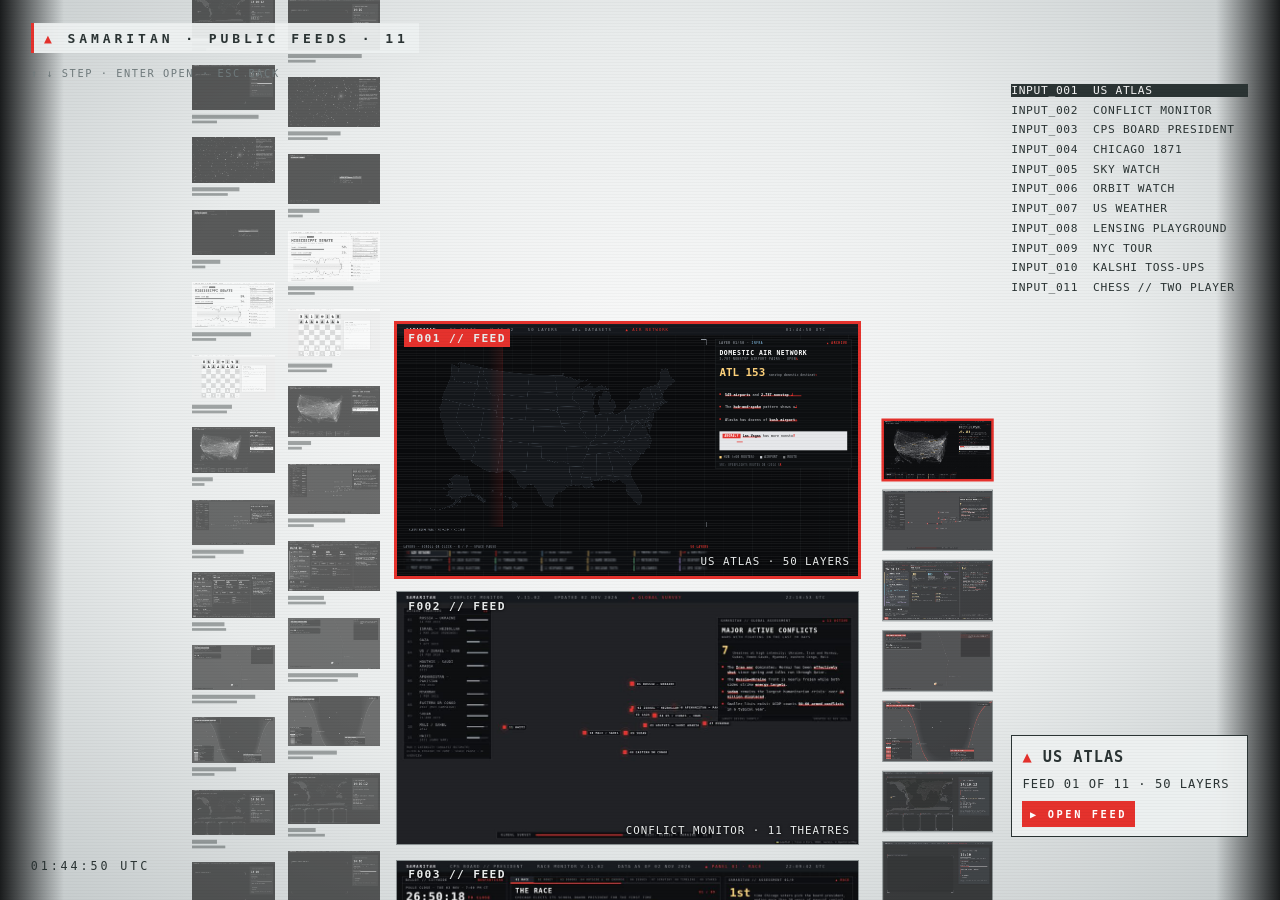
<file: index.html>
<!doctype html><html lang=en><meta charset=utf-8><meta name=viewport content="width=device-width,initial-scale=1,viewport-fit=cover">
<title>Samaritan // Public Feeds</title>
<style>
html,body{margin:0;height:100%;overflow:hidden;background:#c3c9ca}
#hw{position:fixed;inset:0;overflow:hidden;background:radial-gradient(ellipse at 50% 46%,#fbfbfb 0%,#e9ecec 55%,#c3c9ca 100%);font-family:'DejaVu Sans Mono',Menlo,Consolas,monospace;color:#2b3434;transform-origin:0 0}
#hw:after{content:'';position:absolute;inset:0;pointer-events:none;z-index:8;background:repeating-linear-gradient(0deg,rgba(0,0,0,.025) 0 1px,transparent 1px 3px)}
.bg{position:absolute;inset:0;width:100%;height:100%}
.edge{position:absolute;top:0;bottom:0;left:0;width:5vw;z-index:2;background:linear-gradient(90deg,#1a1c1d,rgba(26,28,29,0))}
.edge.r{left:auto;right:0;transform:scaleX(-1)}
.tt{position:absolute;left:2.4vw;top:2.6vh;z-index:3;background:rgba(238,242,242,.94);padding:.8vh .8vw;border-left:3px solid #e5322d;font-weight:600;font-size:1.45vh;letter-spacing:.3em;white-space:nowrap}
.tt i{font-style:normal;color:#e5322d}
.help{position:absolute;left:2.4vw;top:7.4vh;z-index:3;font-size:1.15vh;letter-spacing:.15em;color:#6f7a7c}
.clk{position:absolute;left:2.4vw;bottom:3vh;z-index:3;font-size:1.3vh;letter-spacing:.25em;color:#2b3434}
.col{position:absolute;left:31vw;width:36vw;top:0;height:100%;z-index:3}
.fd{position:absolute;left:0;width:100%;aspect-ratio:1920/1050;background:#111;outline:1px solid #8a9192;box-shadow:inset 0 0 0 2px #f4f4f4;overflow:hidden;cursor:pointer}
.fd.on{outline:3px solid #e5322d}
.fd img{position:absolute;inset:0;width:100%;height:100%;object-fit:cover;object-position:top}
.fd iframe{position:absolute;left:0;top:0;width:1920px;height:1050px;border:0;transform-origin:0 0;pointer-events:none;background:#0a0b0d}
.fd .id{position:absolute;left:.6vw;top:.6vh;z-index:2;font-weight:600;font-size:1.25vh;letter-spacing:.12em;color:#e9ecec;text-shadow:0 0 3px #000;padding:.25vh .3vw}
.fd.on .id{background:#e5322d;text-shadow:none}
.fd .nm{position:absolute;right:.6vw;bottom:.6vh;z-index:2;font-size:1.2vh;line-height:1.5;letter-spacing:.09em;color:#e9ecec;text-shadow:0 0 3px #000;text-align:right;text-transform:uppercase}
.side{position:absolute;left:79vw;width:18.5vw;z-index:3}
.inp{top:9vh;font-size:1.25vh;line-height:1.75;letter-spacing:.06em;white-space:pre;overflow:hidden;cursor:pointer}
.inp .hi{background:#2b3434;color:#f4f4f4}
.rd{bottom:7vh;font-size:1.35vh;line-height:1.6;letter-spacing:.08em;border:1.5px solid #2b3434;padding:1vh .8vw;background:rgba(238,242,242,.94);text-transform:uppercase;box-sizing:border-box}
.rd b{display:block;font-weight:600;font-size:1.7vh;margin-bottom:.6vh}.rd b:before{content:'▲ ';color:#e5322d}
.open{display:inline-block;margin-top:.8vh;background:#e5322d;color:#fff;font-weight:600;font-size:1.15vh;letter-spacing:.25em;padding:.5vh .6vw;cursor:pointer}
/* phone (GitHub copy): one centred column of feeds, swipe to step, tap to open; readout card at the bottom */
.ph .tt{left:12px;top:max(12px,env(safe-area-inset-top));font-size:11px;letter-spacing:.22em;padding:7px 9px}
.ph .help{left:12px;top:calc(max(12px,env(safe-area-inset-top)) + 36px);font-size:10px;letter-spacing:.15em}
.ph .clk{left:auto;right:12px;bottom:auto;top:calc(max(12px,env(safe-area-inset-top)) + 36px);font-size:10px;letter-spacing:.15em}
.ph .inp,.ph .edge.r{display:none}.ph .edge{width:18px}
.ph .col{left:7vw;width:86vw}
.ph .fd .id{left:6px;top:6px;font-size:10px;padding:3px 5px}.ph .fd .nm{right:7px;bottom:6px;font-size:10px}
.ph .rd{left:12px;right:12px;width:auto;bottom:max(14px,env(safe-area-inset-bottom));font-size:11px;padding:10px 12px}
.ph .rd b{font-size:14px;margin-bottom:4px}
.ph .open{font-size:11px;padding:9px 12px;margin-top:8px}
.ph.land .tt{top:10px}.ph.land .help{top:44px}.ph.land .clk{top:20px;right:16px}
.ph.land .col{left:5vw;width:52vw}
.ph.land .rd{left:auto;right:12px;width:36vw;top:auto;bottom:50%;transform:translateY(50%)}
</style>
<div id=hw>
 <canvas class=bg></canvas><div class=edge></div><div class="edge r"></div>
 <div class=tt><i>▲</i> SAMARITAN · PUBLIC FEEDS · <span id=n></span></div>
 <div class=help>↑ ↓ STEP · ENTER OPEN · ESC BACK</div>
 <div class=clk id=clk></div>
 <div class=col></div>
 <div class="side inp"></div>
 <div class="side rd"><b></b><span></span><div><span class=open>▶ OPEN FEED</span></div></div>
</div>
<script>
const ITEMS=[{"src": "slides/us-atlas.html", "thumb": "thumbs/us-atlas.jpg", "title": "US Atlas", "tag": "50 LAYERS"}, {"src": "slides/world-conflicts.html", "thumb": "thumbs/world-conflicts.jpg", "title": "Conflict Monitor", "tag": "11 THEATRES"}, {"src": "slides/chicago-board-president.html", "thumb": "thumbs/chicago-board-president.jpg", "title": "CPS Board President", "tag": "RACE MONITOR"}, {"src": "slides/chicago-1871.html", "thumb": "thumbs/chicago-1871.jpg", "title": "Chicago 1871", "tag": "INCIDENT RECONSTRUCTION"}, {"src": "slides/sky-watch.html", "thumb": "thumbs/sky-watch.jpg", "title": "Sky Watch", "tag": "14 OBSERVATORIES"}, {"src": "slides/orbit-watch.html", "thumb": "thumbs/orbit-watch.jpg", "title": "Orbit Watch", "tag": "LIVE FEEDS"}, {"src": "slides/us-weather.html", "thumb": "thumbs/us-weather.jpg", "title": "US Weather", "tag": "LIVE WIND"}, {"src": "slides/lensing-playground.html", "thumb": "thumbs/lensing-playground.jpg", "title": "Lensing Playground", "tag": "GRAVITATIONAL LENS"}, {"src": "slides/nyc-tour.html", "thumb": "thumbs/nyc-tour.jpg", "title": "NYC Tour", "tag": "AERIAL SURVEY"}, {"src": "slides/kalshi-tossups.html", "thumb": "thumbs/kalshi-tossups.jpg", "title": "Kalshi Toss-Ups", "tag": "ELECTION NIGHT"}, {"src": "slides/chess-2p.html", "thumb": "thumbs/chess-2p.jpg", "title": "Chess // Two Player", "tag": "PEER TO PEER"}];
const PHQ=matchMedia('(max-width: 820px), (max-height: 520px)');
const HW={items:ITEMS,sel:0,pos:0,el:document.getElementById('hw'),busy:true,idle:0,
 get ph(){return PHQ.matches},
 mode(){const e=this.el,p=this.ph,l=p&&innerWidth>innerHeight;e.classList.toggle('ph',p);e.classList.toggle('land',l);
  e.querySelector('.help').textContent=p?'SWIPE ↑ ↓ · TAP TO OPEN':'↑ ↓ STEP · ENTER OPEN · ESC BACK'},
 // vertical centre of the selected feed: the middle of the screen, or of the space above the readout card on a phone in portrait
 cy(){if(!this.ph||innerWidth>innerHeight)return innerHeight/2;const top=70,rd=this.el.querySelector('.rd').getBoundingClientRect();return (top+rd.top)/2},
 async bgPrep(){const ld=u=>new Promise(r=>{const im=new Image();im.onload=()=>r(im);im.onerror=()=>r(null);im.src=u});
  const ims=await Promise.all(this.items.map(x=>ld(x.thumb)));const pre=(im,w,h,fl)=>{const c=document.createElement('canvas');c.width=w;c.height=h;const x=c.getContext('2d');
   if(!im){x.fillStyle='#2b3434';x.globalAlpha=.35;x.fillRect(0,0,w,h);return c}x.filter=fl;x.drawImage(im,0,0,w,h);return c};
  this.bgG=ims.map(im=>pre(im,220,120,'grayscale(1) contrast(1.1) brightness(1.06)'));this.bgC=ims.map(im=>pre(im,256,140,'saturate(.85)'));this.drawBg()},
 drawBg(){const cv=this.el.querySelector('canvas.bg');if(!this.bgG)return;const W=innerWidth,H=innerHeight,d=devicePixelRatio||1;if(cv.width!==Math.round(W*d)){cv.width=Math.round(W*d);cv.height=Math.round(H*d)}
  const x=cv.getContext('2d');x.setTransform(d,0,0,d,0,0);x.clearRect(0,0,W,H);const N=this.items.length,vw=W/100,vh=H/100,R=1050/1920;
  const greyCol=(x0,w,rate,off)=>{const h=w*R,gap=1.6*vh,p=h+gap+1.4*vh,y0=this.cy()-h/2-this.pos*p*rate-off*p;
   for(let r=-3;r<=3;r++)for(let i=0;i<N;i++){const k=r*N+i,y=y0+k*p;if(y>H||y+h+gap<0)continue;x.globalAlpha=.62;x.drawImage(this.bgG[i],x0,y,w,h);x.fillStyle='#2b3434';x.globalAlpha=.4;
    x.fillRect(x0,y+h+.5*vh,w*(.25+((k*37%60+60)%60)/100),.45*vh);x.fillRect(x0,y+h+1.15*vh,w*(.15+((k*53%40+40)%40)/100),.3*vh)}x.globalAlpha=1};
  if(this.ph){greyCol(-4*vw,9*vw,.35,0);greyCol(95*vw,9*vw,.6,.5);return}
  greyCol(15*vw,6.5*vw,.35,0);greyCol(22.5*vw,7.2*vw,.6,.5);
  const mw=8.5*vw,mh=mw*R,mp=mh+1.2*vh,my=this.cy()-mh/2-this.pos*mp;for(let i=0;i<N;i++){const y=my+i*mp;if(y>H||y+mh<0)continue;
   x.globalAlpha=i===this.sel?1:.78;x.drawImage(this.bgC[i],69*vw,y,mw,mh);x.globalAlpha=1;x.lineWidth=i===this.sel?2.5:1;x.strokeStyle=i===this.sel?'#e5322d':'#8a9192';x.strokeRect(69*vw-.5,y-.5,mw+1,mh+1)}},
 zoom(){const col=this.el.querySelector('.col'),w=col.clientWidth,x0=col.offsetLeft,h=w*1050/1920,top=this.cy()-h/2,s=innerWidth/w,cx=x0+w/2,cy=top+h/2;
  return `translate(${innerWidth/2-s*cx}px,${innerHeight/2-s*cy}px) scale(${s})`},
 dec(el,txt,ms){const G='ИЯƎƆƧΣΞЖ#%&<>=+0123456789';let k=0;clearInterval(el._t);el._t=setInterval(()=>{k++;el.textContent=txt.slice(0,k)+(k<txt.length?G[Math.random()*G.length|0]:'');if(k>=txt.length)clearInterval(el._t)},ms)},
 go(k,now){const N=this.items.length;k=(k+N)%N;const jump=Math.abs(k-this.sel)>1&&!now;this.sel=k;const it=this.items[k];
  this.el.querySelector('.inp').innerHTML=this.items.map((x,i)=>{const s='INPUT_'+String(i+1).padStart(3,'0')+'  '+x.title.toUpperCase().slice(0,20).padEnd(20)+(i===k?' <<':'   ');return `<div data-i=${i}>${i===k?'<span class=hi>'+s+'</span>':s}</div>`}).join('');
  this.el.querySelectorAll('.inp>div').forEach(d=>d.onclick=()=>{this.touch();this.go(+d.dataset.i)});
  this.dec(this.el.querySelector('.rd b'),it.title.toUpperCase(),18);this.dec(this.el.querySelector('.rd>span'),'FEED '+String(k+1).padStart(2,'0')+' OF '+String(N).padStart(2,'0')+' · '+it.tag,10);
  const p0=this.pos,t0=performance.now(),D=now?1:(jump?500:320),self=this;(function f(){const u=Math.min(1,(performance.now()-t0)/D),e=u<.5?4*u*u*u:1-Math.pow(2-2*u,3)/2;self.pos=p0+(k-p0)*e;self.lay();self.drawBg();if(u<1)requestAnimationFrame(f)})()},
 lay(){const col=this.el.querySelector('.col'),W=col.clientWidth,h=W*1050/1920,gap=this.ph?14:innerHeight*.018,p=h+gap,top=this.cy()-h/2,N=this.items.length,want=new Set();
  for(let i=Math.floor(this.pos-top/p)-1;i<=this.pos+(innerHeight-top)/p+1;i++){if(i<0||i>=N)continue;want.add(i);let d=col.querySelector('[data-i="'+i+'"]');const x=this.items[i];
   if(!d){d=document.createElement('div');d.className='fd';d.dataset.i=i;d.innerHTML=`<img src="${x.thumb}" alt=""><div class=id>F${String(i+1).padStart(3,'0')} // FEED</div><div class=nm></div>`;
    d.querySelector('.nm').textContent=x.title+' · '+x.tag;d.onclick=()=>{this.touch();if(i===this.sel)this.dive();else this.go(i)};col.appendChild(d)}
   d.style.top=(top+(i-this.pos)*p)+'px';d.classList.toggle('on',i===this.sel);
   let fr=d.querySelector('iframe');const live=i===this.sel&&!this.ph;
   if(live&&!fr){fr=document.createElement('iframe');fr.tabIndex=-1;fr.style.transform='scale('+(W/1920)+')';fr.style.opacity=0;fr.style.transition='opacity .4s';
    fr.onload=()=>setTimeout(()=>fr.style.opacity=1,250);d.appendChild(fr);clearTimeout(this.lt);this.lt=setTimeout(()=>{if(fr.isConnected)fr.src=x.src},350)}
   else if(!live&&fr)fr.remove();if(fr)fr.style.transform='scale('+(W/1920)+')'}
  col.querySelectorAll('.fd').forEach(d=>{if(!want.has(+d.dataset.i))d.remove()})},
 async dive(){if(this.busy)return;this.busy=true;const e=this.el;e.style.transition='transform .7s cubic-bezier(.65,0,.35,1)';e.style.transform=this.zoom();
  await new Promise(r=>setTimeout(r,700));location.href=this.items[this.sel].src},
 touch(){this.idle=performance.now()}};
document.getElementById('n').textContent=String(ITEMS.length).padStart(2,'0');
(function c(){document.getElementById('clk').textContent=new Date().toISOString().slice(11,19)+' UTC';setTimeout(c,1000)})();
addEventListener('keydown',e=>{if(HW.busy)return;const k=e.key;HW.touch();
 if(k==='ArrowUp'||k==='ArrowLeft'){e.preventDefault();HW.go(HW.sel-1)}else if(k==='ArrowDown'||k==='ArrowRight'){e.preventDefault();HW.go(HW.sel+1)}else if(k==='Enter'){HW.dive()}});
let wl=0;addEventListener('wheel',e=>{if(HW.busy)return;const t=performance.now();if(t-wl<380)return;wl=t;HW.touch();HW.go(HW.sel+(e.deltaY>0?1:-1))},{passive:true});
let ty=null;addEventListener('touchstart',e=>{ty=e.touches[0].clientY},{passive:true});addEventListener('touchend',e=>{if(ty===null||HW.busy)return;const dy=e.changedTouches[0].clientY-ty;ty=null;if(Math.abs(dy)>40){HW.touch();HW.go(HW.sel+(dy<0?1:-1))}});
document.querySelector('.open').onclick=()=>{HW.touch();HW.dive()};
addEventListener('resize',()=>{HW.mode();HW.lay();HW.drawBg()});
addEventListener('pageshow',e=>{if(e.persisted){HW.el.style.transition='none';HW.el.style.transform='none';HW.busy=false}});
setInterval(()=>{if(!HW.busy&&performance.now()-HW.idle>12000){HW.go(HW.sel+1);HW.idle=performance.now()}},1000);
(async()=>{HW.mode();const s=+(sessionStorage.getItem('feed')||0);HW.sel=HW.pos=s;await HW.bgPrep();HW.go(s,true);const e=HW.el;e.style.transform=HW.zoom();await new Promise(r=>setTimeout(r,450));
 e.style.transition='transform .9s cubic-bezier(.65,0,.35,1)';e.style.transform='none';setTimeout(()=>{HW.busy=false;HW.touch()},920)})();
addEventListener('beforeunload',()=>sessionStorage.setItem('feed',HW.sel));
</script>
</html>
</file>
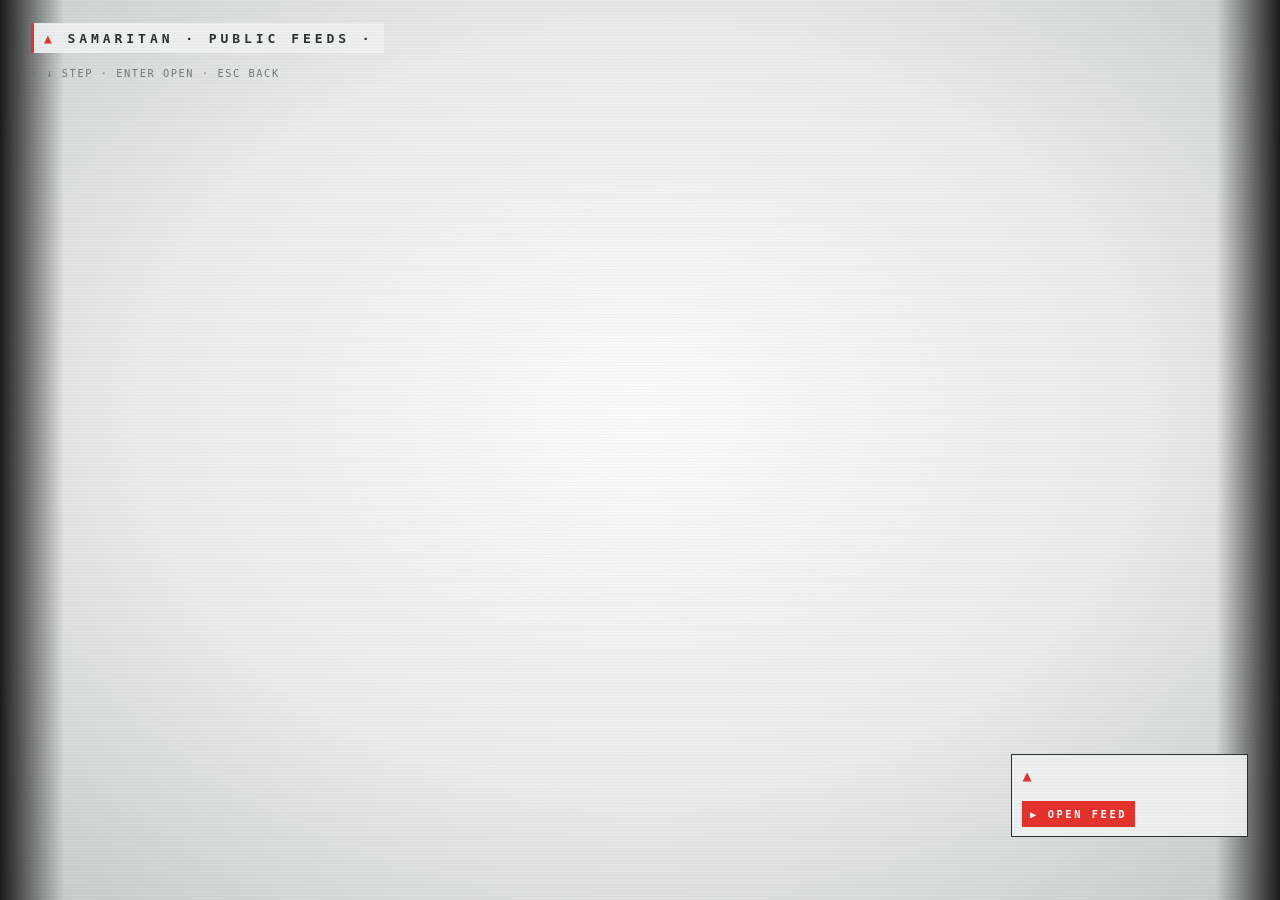
<file: index.tpl.html>
<!doctype html><html lang=en><meta charset=utf-8><meta name=viewport content="width=device-width,initial-scale=1,viewport-fit=cover">
<title>Samaritan // Public Feeds</title>
<style>
html,body{margin:0;height:100%;overflow:hidden;background:#c3c9ca}
#hw{position:fixed;inset:0;overflow:hidden;background:radial-gradient(ellipse at 50% 46%,#fbfbfb 0%,#e9ecec 55%,#c3c9ca 100%);font-family:'DejaVu Sans Mono',Menlo,Consolas,monospace;color:#2b3434;transform-origin:0 0}
#hw:after{content:'';position:absolute;inset:0;pointer-events:none;z-index:8;background:repeating-linear-gradient(0deg,rgba(0,0,0,.025) 0 1px,transparent 1px 3px)}
.bg{position:absolute;inset:0;width:100%;height:100%}
.edge{position:absolute;top:0;bottom:0;left:0;width:5vw;z-index:2;background:linear-gradient(90deg,#1a1c1d,rgba(26,28,29,0))}
.edge.r{left:auto;right:0;transform:scaleX(-1)}
.tt{position:absolute;left:2.4vw;top:2.6vh;z-index:3;background:rgba(238,242,242,.94);padding:.8vh .8vw;border-left:3px solid #e5322d;font-weight:600;font-size:1.45vh;letter-spacing:.3em;white-space:nowrap}
.tt i{font-style:normal;color:#e5322d}
.help{position:absolute;left:2.4vw;top:7.4vh;z-index:3;font-size:1.15vh;letter-spacing:.15em;color:#6f7a7c}
.clk{position:absolute;left:2.4vw;bottom:3vh;z-index:3;font-size:1.3vh;letter-spacing:.25em;color:#2b3434}
.col{position:absolute;left:31vw;width:36vw;top:0;height:100%;z-index:3}
.fd{position:absolute;left:0;width:100%;aspect-ratio:1920/1050;background:#111;outline:1px solid #8a9192;box-shadow:inset 0 0 0 2px #f4f4f4;overflow:hidden;cursor:pointer}
.fd.on{outline:3px solid #e5322d}
.fd img{position:absolute;inset:0;width:100%;height:100%;object-fit:cover;object-position:top}
.fd iframe{position:absolute;left:0;top:0;width:1920px;height:1050px;border:0;transform-origin:0 0;pointer-events:none;background:#0a0b0d}
.fd .id{position:absolute;left:.6vw;top:.6vh;z-index:2;font-weight:600;font-size:1.25vh;letter-spacing:.12em;color:#e9ecec;text-shadow:0 0 3px #000;padding:.25vh .3vw}
.fd.on .id{background:#e5322d;text-shadow:none}
.fd .nm{position:absolute;right:.6vw;bottom:.6vh;z-index:2;font-size:1.2vh;line-height:1.5;letter-spacing:.09em;color:#e9ecec;text-shadow:0 0 3px #000;text-align:right;text-transform:uppercase}
.side{position:absolute;left:79vw;width:18.5vw;z-index:3}
.inp{top:9vh;font-size:1.25vh;line-height:1.75;letter-spacing:.06em;white-space:pre;overflow:hidden;cursor:pointer}
.inp .hi{background:#2b3434;color:#f4f4f4}
.rd{bottom:7vh;font-size:1.35vh;line-height:1.6;letter-spacing:.08em;border:1.5px solid #2b3434;padding:1vh .8vw;background:rgba(238,242,242,.94);text-transform:uppercase;box-sizing:border-box}
.rd b{display:block;font-weight:600;font-size:1.7vh;margin-bottom:.6vh}.rd b:before{content:'▲ ';color:#e5322d}
.open{display:inline-block;margin-top:.8vh;background:#e5322d;color:#fff;font-weight:600;font-size:1.15vh;letter-spacing:.25em;padding:.5vh .6vw;cursor:pointer}
/* phone (GitHub copy): one centred column of feeds, swipe to step, tap to open; readout card at the bottom */
.ph .tt{left:12px;top:max(12px,env(safe-area-inset-top));font-size:11px;letter-spacing:.22em;padding:7px 9px}
.ph .help{left:12px;top:calc(max(12px,env(safe-area-inset-top)) + 36px);font-size:10px;letter-spacing:.15em}
.ph .clk{left:auto;right:12px;bottom:auto;top:calc(max(12px,env(safe-area-inset-top)) + 36px);font-size:10px;letter-spacing:.15em}
.ph .inp,.ph .edge.r{display:none}.ph .edge{width:18px}
.ph .col{left:7vw;width:86vw}
.ph .fd .id{left:6px;top:6px;font-size:10px;padding:3px 5px}.ph .fd .nm{right:7px;bottom:6px;font-size:10px}
.ph .rd{left:12px;right:12px;width:auto;bottom:max(14px,env(safe-area-inset-bottom));font-size:11px;padding:10px 12px}
.ph .rd b{font-size:14px;margin-bottom:4px}
.ph .open{font-size:11px;padding:9px 12px;margin-top:8px}
.ph.land .tt{top:10px}.ph.land .help{top:44px}.ph.land .clk{top:20px;right:16px}
.ph.land .col{left:5vw;width:52vw}
.ph.land .rd{left:auto;right:12px;width:36vw;top:auto;bottom:50%;transform:translateY(50%)}
</style>
<div id=hw>
 <canvas class=bg></canvas><div class=edge></div><div class="edge r"></div>
 <div class=tt><i>▲</i> SAMARITAN · PUBLIC FEEDS · <span id=n></span></div>
 <div class=help>↑ ↓ STEP · ENTER OPEN · ESC BACK</div>
 <div class=clk id=clk></div>
 <div class=col></div>
 <div class="side inp"></div>
 <div class="side rd"><b></b><span></span><div><span class=open>▶ OPEN FEED</span></div></div>
</div>
<script>
const ITEMS=__ITEMS__;
const PHQ=matchMedia('(max-width: 820px), (max-height: 520px)');
const HW={items:ITEMS,sel:0,pos:0,el:document.getElementById('hw'),busy:true,idle:0,
 get ph(){return PHQ.matches},
 mode(){const e=this.el,p=this.ph,l=p&&innerWidth>innerHeight;e.classList.toggle('ph',p);e.classList.toggle('land',l);
  e.querySelector('.help').textContent=p?'SWIPE ↑ ↓ · TAP TO OPEN':'↑ ↓ STEP · ENTER OPEN · ESC BACK'},
 // vertical centre of the selected feed: the middle of the screen, or of the space above the readout card on a phone in portrait
 cy(){if(!this.ph||innerWidth>innerHeight)return innerHeight/2;const top=70,rd=this.el.querySelector('.rd').getBoundingClientRect();return (top+rd.top)/2},
 async bgPrep(){const ld=u=>new Promise(r=>{const im=new Image();im.onload=()=>r(im);im.onerror=()=>r(null);im.src=u});
  const ims=await Promise.all(this.items.map(x=>ld(x.thumb)));const pre=(im,w,h,fl)=>{const c=document.createElement('canvas');c.width=w;c.height=h;const x=c.getContext('2d');
   if(!im){x.fillStyle='#2b3434';x.globalAlpha=.35;x.fillRect(0,0,w,h);return c}x.filter=fl;x.drawImage(im,0,0,w,h);return c};
  this.bgG=ims.map(im=>pre(im,220,120,'grayscale(1) contrast(1.1) brightness(1.06)'));this.bgC=ims.map(im=>pre(im,256,140,'saturate(.85)'));this.drawBg()},
 drawBg(){const cv=this.el.querySelector('canvas.bg');if(!this.bgG)return;const W=innerWidth,H=innerHeight,d=devicePixelRatio||1;if(cv.width!==Math.round(W*d)){cv.width=Math.round(W*d);cv.height=Math.round(H*d)}
  const x=cv.getContext('2d');x.setTransform(d,0,0,d,0,0);x.clearRect(0,0,W,H);const N=this.items.length,vw=W/100,vh=H/100,R=1050/1920;
  const greyCol=(x0,w,rate,off)=>{const h=w*R,gap=1.6*vh,p=h+gap+1.4*vh,y0=this.cy()-h/2-this.pos*p*rate-off*p;
   for(let r=-3;r<=3;r++)for(let i=0;i<N;i++){const k=r*N+i,y=y0+k*p;if(y>H||y+h+gap<0)continue;x.globalAlpha=.62;x.drawImage(this.bgG[i],x0,y,w,h);x.fillStyle='#2b3434';x.globalAlpha=.4;
    x.fillRect(x0,y+h+.5*vh,w*(.25+((k*37%60+60)%60)/100),.45*vh);x.fillRect(x0,y+h+1.15*vh,w*(.15+((k*53%40+40)%40)/100),.3*vh)}x.globalAlpha=1};
  if(this.ph){greyCol(-4*vw,9*vw,.35,0);greyCol(95*vw,9*vw,.6,.5);return}
  greyCol(15*vw,6.5*vw,.35,0);greyCol(22.5*vw,7.2*vw,.6,.5);
  const mw=8.5*vw,mh=mw*R,mp=mh+1.2*vh,my=this.cy()-mh/2-this.pos*mp;for(let i=0;i<N;i++){const y=my+i*mp;if(y>H||y+mh<0)continue;
   x.globalAlpha=i===this.sel?1:.78;x.drawImage(this.bgC[i],69*vw,y,mw,mh);x.globalAlpha=1;x.lineWidth=i===this.sel?2.5:1;x.strokeStyle=i===this.sel?'#e5322d':'#8a9192';x.strokeRect(69*vw-.5,y-.5,mw+1,mh+1)}},
 zoom(){const col=this.el.querySelector('.col'),w=col.clientWidth,x0=col.offsetLeft,h=w*1050/1920,top=this.cy()-h/2,s=innerWidth/w,cx=x0+w/2,cy=top+h/2;
  return `translate(${innerWidth/2-s*cx}px,${innerHeight/2-s*cy}px) scale(${s})`},
 dec(el,txt,ms){const G='ИЯƎƆƧΣΞЖ#%&<>=+0123456789';let k=0;clearInterval(el._t);el._t=setInterval(()=>{k++;el.textContent=txt.slice(0,k)+(k<txt.length?G[Math.random()*G.length|0]:'');if(k>=txt.length)clearInterval(el._t)},ms)},
 go(k,now){const N=this.items.length;k=(k+N)%N;const jump=Math.abs(k-this.sel)>1&&!now;this.sel=k;const it=this.items[k];
  this.el.querySelector('.inp').innerHTML=this.items.map((x,i)=>{const s='INPUT_'+String(i+1).padStart(3,'0')+'  '+x.title.toUpperCase().slice(0,20).padEnd(20)+(i===k?' <<':'   ');return `<div data-i=${i}>${i===k?'<span class=hi>'+s+'</span>':s}</div>`}).join('');
  this.el.querySelectorAll('.inp>div').forEach(d=>d.onclick=()=>{this.touch();this.go(+d.dataset.i)});
  this.dec(this.el.querySelector('.rd b'),it.title.toUpperCase(),18);this.dec(this.el.querySelector('.rd>span'),'FEED '+String(k+1).padStart(2,'0')+' OF '+String(N).padStart(2,'0')+' · '+it.tag,10);
  const p0=this.pos,t0=performance.now(),D=now?1:(jump?500:320),self=this;(function f(){const u=Math.min(1,(performance.now()-t0)/D),e=u<.5?4*u*u*u:1-Math.pow(2-2*u,3)/2;self.pos=p0+(k-p0)*e;self.lay();self.drawBg();if(u<1)requestAnimationFrame(f)})()},
 lay(){const col=this.el.querySelector('.col'),W=col.clientWidth,h=W*1050/1920,gap=this.ph?14:innerHeight*.018,p=h+gap,top=this.cy()-h/2,N=this.items.length,want=new Set();
  for(let i=Math.floor(this.pos-top/p)-1;i<=this.pos+(innerHeight-top)/p+1;i++){if(i<0||i>=N)continue;want.add(i);let d=col.querySelector('[data-i="'+i+'"]');const x=this.items[i];
   if(!d){d=document.createElement('div');d.className='fd';d.dataset.i=i;d.innerHTML=`<img src="${x.thumb}" alt=""><div class=id>F${String(i+1).padStart(3,'0')} // FEED</div><div class=nm></div>`;
    d.querySelector('.nm').textContent=x.title+' · '+x.tag;d.onclick=()=>{this.touch();if(i===this.sel)this.dive();else this.go(i)};col.appendChild(d)}
   d.style.top=(top+(i-this.pos)*p)+'px';d.classList.toggle('on',i===this.sel);
   let fr=d.querySelector('iframe');const live=i===this.sel&&!this.ph;
   if(live&&!fr){fr=document.createElement('iframe');fr.tabIndex=-1;fr.style.transform='scale('+(W/1920)+')';fr.style.opacity=0;fr.style.transition='opacity .4s';
    fr.onload=()=>setTimeout(()=>fr.style.opacity=1,250);d.appendChild(fr);clearTimeout(this.lt);this.lt=setTimeout(()=>{if(fr.isConnected)fr.src=x.src},350)}
   else if(!live&&fr)fr.remove();if(fr)fr.style.transform='scale('+(W/1920)+')'}
  col.querySelectorAll('.fd').forEach(d=>{if(!want.has(+d.dataset.i))d.remove()})},
 async dive(){if(this.busy)return;this.busy=true;const e=this.el;e.style.transition='transform .7s cubic-bezier(.65,0,.35,1)';e.style.transform=this.zoom();
  await new Promise(r=>setTimeout(r,700));location.href=this.items[this.sel].src},
 touch(){this.idle=performance.now()}};
document.getElementById('n').textContent=String(ITEMS.length).padStart(2,'0');
(function c(){document.getElementById('clk').textContent=new Date().toISOString().slice(11,19)+' UTC';setTimeout(c,1000)})();
addEventListener('keydown',e=>{if(HW.busy)return;const k=e.key;HW.touch();
 if(k==='ArrowUp'||k==='ArrowLeft'){e.preventDefault();HW.go(HW.sel-1)}else if(k==='ArrowDown'||k==='ArrowRight'){e.preventDefault();HW.go(HW.sel+1)}else if(k==='Enter'){HW.dive()}});
let wl=0;addEventListener('wheel',e=>{if(HW.busy)return;const t=performance.now();if(t-wl<380)return;wl=t;HW.touch();HW.go(HW.sel+(e.deltaY>0?1:-1))},{passive:true});
let ty=null;addEventListener('touchstart',e=>{ty=e.touches[0].clientY},{passive:true});addEventListener('touchend',e=>{if(ty===null||HW.busy)return;const dy=e.changedTouches[0].clientY-ty;ty=null;if(Math.abs(dy)>40){HW.touch();HW.go(HW.sel+(dy<0?1:-1))}});
document.querySelector('.open').onclick=()=>{HW.touch();HW.dive()};
addEventListener('resize',()=>{HW.mode();HW.lay();HW.drawBg()});
addEventListener('pageshow',e=>{if(e.persisted){HW.el.style.transition='none';HW.el.style.transform='none';HW.busy=false}});
setInterval(()=>{if(!HW.busy&&performance.now()-HW.idle>12000){HW.go(HW.sel+1);HW.idle=performance.now()}},1000);
(async()=>{HW.mode();const s=+(sessionStorage.getItem('feed')||0);HW.sel=HW.pos=s;await HW.bgPrep();HW.go(s,true);const e=HW.el;e.style.transform=HW.zoom();await new Promise(r=>setTimeout(r,450));
 e.style.transition='transform .9s cubic-bezier(.65,0,.35,1)';e.style.transform='none';setTimeout(()=>{HW.busy=false;HW.touch()},920)})();
addEventListener('beforeunload',()=>sessionStorage.setItem('feed',HW.sel));
</script>
</html>
</file>
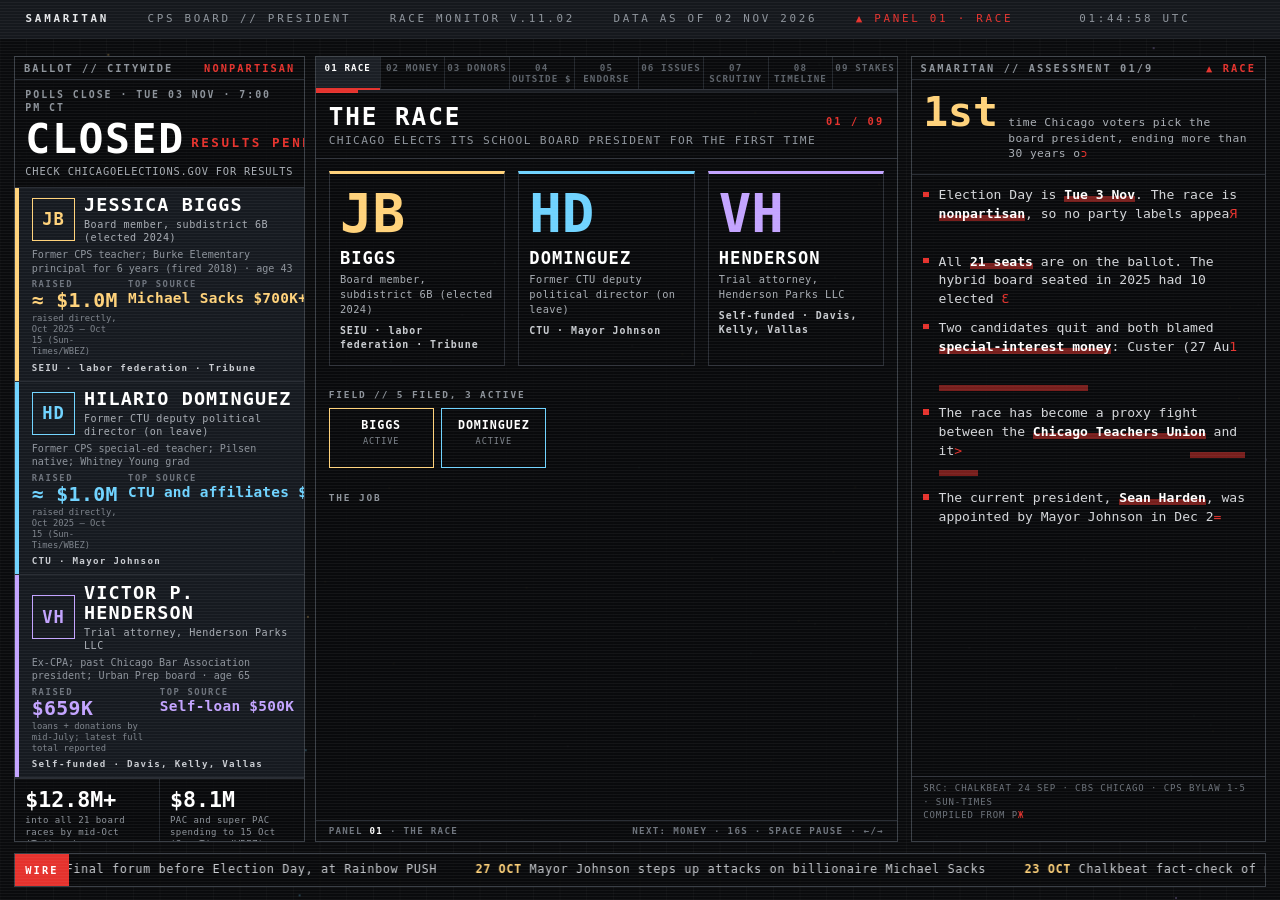
<file: slides/chicago-board-president.html>
<!doctype html><meta charset=utf-8><meta name=viewport content="width=device-width,initial-scale=1,viewport-fit=cover"><!--/MVP--><title>CPS board president race</title><style>/* Samaritan kit CSS. body.dark (default) or body.light. Inlined by web.py push for pages containing <!--SAMKIT-->. */
:root{--red:#e5322d;--gold:#ffd27a;--mono:'DejaVu Sans Mono',Menlo,Consolas,monospace}
body,body.dark{--bg:#0a0b0d;--panel:#15181d;--line:#1a1d22;--ink:#e6e7ea;--hi:#fff;--dim:#8d939b;--dim2:#6d737c;--feed:#050607;--btn:#0a0b0d;--btnline:#2a2e35;--scan:rgba(255,255,255,.022)}
body.light{--bg:#d4dcdd;--panel:#eef2f2;--line:#aab5b8;--ink:#2b3434;--hi:#14161a;--dim:#6f7a7c;--dim2:#9aa0a8;--feed:#14161a;--btn:#eef2f2;--btnline:#aab5b8;--scan:rgba(0,0,0,.025);--gold:#b5541d}
html,body{margin:0;height:100%;overflow:hidden;background:var(--bg);color:var(--ink);font-family:var(--mono);user-select:none}
body:before{content:"";position:fixed;inset:0;background:repeating-linear-gradient(0deg,var(--scan) 0 1px,transparent 1px 3px);pointer-events:none;z-index:50}
.s-hdr{position:fixed;left:0;right:0;top:0;height:4.2vh;background:var(--panel);border-bottom:1px solid var(--line);display:flex;align-items:center;gap:3vw;padding:0 2vw;font-size:.85vw;letter-spacing:.25em;color:var(--dim);z-index:40;text-transform:uppercase}
.s-hdr b{color:var(--ink)}.s-hdr i{color:var(--red);font-style:normal}.s-hdr .clk{margin-left:auto;margin-right:5vw}
.s-frame{position:fixed;background:var(--feed)}.s-frame .tab{position:absolute;left:0;top:-.6em;transform:translateY(-100%);font-size:.75vw;letter-spacing:.25em;background:var(--panel);color:var(--ink);border-left:3px solid var(--red);padding:.3em .8em;text-transform:uppercase}
.s-frame .k{position:absolute;width:40px;height:40px;border:2px solid var(--dim);pointer-events:none}
.s-frame .k.a{left:-8px;top:-8px;border-right:0;border-bottom:0}.s-frame .k.b{right:-8px;top:-8px;border-left:0;border-bottom:0}
.s-frame .k.c{left:-8px;bottom:-8px;border-right:0;border-top:0}.s-frame .k.d{right:-8px;bottom:-8px;border-left:0;border-top:0}
.s-panel{position:fixed;right:2.5vw;top:9vh;width:25vw;max-height:86vh;overflow:hidden;font-size:.95vw;line-height:1.55;background:var(--panel);border:1px solid var(--line);padding:1.6vw;box-shadow:0 2px 20px rgba(0,0,0,.35);z-index:30}
.s-panel h1,.s-h{font-weight:600;font-size:.9em;letter-spacing:.3em;color:var(--ink);margin:1em 0 .4em;text-transform:uppercase}.s-panel h1:before,.s-h:before{content:"▲ ";color:var(--red)}
.s-big{font-size:3.4em;color:var(--hi);border-bottom:2px solid var(--ink);display:inline-block}
.s-sub{color:var(--dim);text-transform:uppercase;letter-spacing:.12em;font-size:.84em;margin:.5em 0 1em}
.s-info{min-height:5em;border-left:3px solid var(--red);padding:.3em 0 .3em 1em;margin:1em 0;text-transform:uppercase;font-size:.9em;letter-spacing:.08em}
.s-info b,.s-gold{color:var(--gold);font-weight:normal}
.s-row{margin:.3em 0}.s-row label{display:block;font-size:.8em;letter-spacing:.15em;color:var(--dim);text-transform:uppercase}
input[type=range]{width:100%;accent-color:var(--red)}
.s-btn{background:var(--btn);color:var(--dim);border:1px solid var(--btnline);padding:.35em .8em;margin:.25em .3em .25em 0;font:.84em var(--mono);letter-spacing:.15em;cursor:pointer;text-transform:uppercase}
.s-btn.on{background:var(--line);color:var(--ink);border-color:var(--red)}
.s-note{color:var(--dim2);font-size:.8em;margin-top:1.4em;text-transform:uppercase;letter-spacing:.06em}
.s-tip{position:fixed;pointer-events:none;font:12px var(--mono);letter-spacing:.15em;color:var(--ink);background:var(--panel);padding:2px 6px;border-left:2px solid var(--red);text-transform:uppercase;z-index:60;display:none}
</style><script>function roll(root){if(!root)return;const GL='ИЯƎƆƧΣΞЖƐ⅃ↄ#%&<>=+0123456789',S=[];
 const w=document.createTreeWalker(root,NodeFilter.SHOW_TEXT,{acceptNode:n=>n.parentElement.closest('script,style,.lab,.cur,#hdr,.k')?2:(n.nodeValue.trim()?1:2)});
 const ns=[];while(w.nextNode())ns.push(w.currentNode);
 ns.forEach(n=>{const f=document.createDocumentFragment(),hl=!!n.parentElement.closest('b,strong');for(const c of n.nodeValue){const s=document.createElement('span');s.textContent=c;
  if(c.trim()||hl){s.style.visibility='hidden';s.dataset.c=c;S.push(s)}f.appendChild(s)}n.replaceWith(f)});root.classList.add('rl');
 if(!S.length)return;const G=new Map();S.forEach(s=>{const b=s.closest('p,li,h1,h2,h3,pre,.q,td,div')||root;if(!G.has(b))G.set(b,[]);G.get(b).push(s)});
 const gs=[...G.values()],L=Math.max(...gs.map(g=>g.length)),ms=Math.max(4,Math.min(28,1800/L)),t0=performance.now()+250,ks=gs.map(()=>0);let done=false;
 const fin=()=>{done=true;S.forEach(s=>{s.textContent=s.dataset.c;s.style.visibility='';s.style.color=''})};
 addEventListener('click',fin,{once:true});addEventListener('keydown',fin,{once:true});
 (function f(now){if(done)return;const K=Math.max(0,Math.floor((now-t0)/ms));let left=false;
  gs.forEach((g,i)=>{const k2=Math.min(g.length,K);for(let k=ks[i];k<k2;k++){g[k].textContent=g[k].dataset.c;g[k].style.visibility='';g[k].style.color=''}ks[i]=k2;
   if(k2<g.length){left=true;const s=g[k2];s.style.visibility='';s.textContent=GL[Math.random()*GL.length|0];s.style.color='#e5322d'}});
  if(left)requestAnimationFrame(f)})(performance.now())}
/* Samaritan kit JS (window.S). See SKILL.md "Samaritan kit". */
const S=(()=>{const S={};S.GL='ИЯƎƆƧΣΞЖƐ⅃ↄ#%&<>=+0123456789';S.C={red:'#e5322d',gold:'#ffd27a',ink:'#e6e7ea',dim:'#8d939b',bg:'#0a0b0d',panel:'#15181d',feed:'#050607'};
const el=(t,c,h)=>{const e=document.createElement(t);if(c)e.className=c;if(h!=null)e.innerHTML=h;return e};S.el=el;
// decode one element's text (Promise). ms per letter.
S.decode=(e,txt,ms=28)=>new Promise(r=>{txt=txt??e.textContent;const t0=performance.now();(function f(n){const k=Math.min(txt.length,(n-t0)/ms|0);
 if(k<txt.length){e.textContent=txt.slice(0,k)+(txt[k]===' '?' ':S.GL[Math.random()*S.GL.length|0]);requestAnimationFrame(f)}else{e.textContent=txt;r()}})(t0)});
// roll all text under root in parallel (layout-stable). Provided by web.ROLL_JS as global roll(); alias here.
S.roll=r=>window.roll&&window.roll(r);
// canvas with dpr; returns object whose W,H update on resize. box: fn()->{x,y,w,h} in CSS px (default full window)
S.canvas=(box,onResize)=>{const c=el('canvas');c.style.position='fixed';document.body.appendChild(c);const o={c,ctx:c.getContext('2d')};
 const sz=()=>{const d=devicePixelRatio||1,b=box?box():{x:0,y:0,w:innerWidth,h:innerHeight};Object.assign(c.style,{left:b.x+'px',top:b.y+'px',width:b.w+'px',height:b.h+'px'});
  c.width=b.w*d;c.height=b.h*d;o.ctx.setTransform(d,0,0,d,0,0);o.W=b.w;o.H=b.h;o.dpr=d;onResize&&onResize(o)};addEventListener('resize',sz);sz();return o};
// animation loop fn(tSeconds, dtSeconds); returns stop()
S.loop=fn=>{let on=true,last=performance.now();const f=n=>{if(!on)return;const dt=Math.min(.1,(n-last)/1000);last=n;fn(n/1000,dt);requestAnimationFrame(f)};requestAnimationFrame(f);return()=>on=false};
// header strip: S.header(['SKY_SURVEY v1','LOC ...'],{status:'OBSERVATION ACTIVE',clock:true})
S.header=(items=[],o={})=>{const h=el('div','s-hdr','<b>SAMARITAN</b>'+items.map(s=>`<span>${s}</span>`).join('')+(o.status?`<i>▲ ${o.status}</i>`:'')+(o.clock!==false?'<span class=clk></span>':''));
 document.body.appendChild(h);const c=h.querySelector('.clk');if(c){const u=()=>c.textContent=new Date().toISOString().slice(11,19)+' UTC';u();setInterval(u,1000)}return h};
// FEED frame with tab + corner brackets at box fn()->{x,y,w,h}
S.frame=(label,box)=>{const f=el('div','s-frame',`<div class=tab>${label}</div><i class="k a"></i><i class="k b"></i><i class="k c"></i><i class="k d"></i>`);document.body.appendChild(f);
 const p=()=>{const b=box();Object.assign(f.style,{left:b.x+'px',top:b.y+'px',width:b.w+'px',height:b.h+'px'})};addEventListener('resize',p);p();return f};
// side panel with builders
S.panel=(title)=>{const p=el('div','s-panel');document.body.appendChild(p);const add=(h,c,t='div')=>{const e=el(t,c,h);p.appendChild(e);return e};
 const P={el:p,h:t=>add(t,'s-h'),big:t=>add(t,'s-big'),sub:t=>add(t,'s-sub'),html:(h,c)=>add(h,c),note:t=>add(t,'s-note'),info:(t='SELECT A TARGET.')=>add(t,'s-info'),
  slider(label,min,max,val,cb,step=1){const r=add(`<label>${label}</label><input type=range min=${min} max=${max} step=${step} value=${val}>`,'s-row').querySelector('input');r.oninput=()=>cb(+r.value);return r},
  buttons(){return add('','s-row')},
  toggle(label,on,cb,row){const b=el('button','s-btn'+(on?' on':''),label);(row||add('','s-row')).appendChild(b);b.onclick=()=>{on=!on;b.classList.toggle('on',on);cb(on)};return b},
  button(label,cb,row){const b=el('button','s-btn',label);(row||add('','s-row')).appendChild(b);b.onclick=()=>cb(b);return b}};
 // auto-fit: shrink the panel's font (all sizes are em) until it fits its max-height; re-runs on content change and resize
 let q=0;P.fit=()=>{if(q)return;q=requestAnimationFrame(()=>{q=0;let s=.95;p.style.fontSize=s+'vw';while(p.scrollHeight>p.clientHeight+1&&s>.45){s-=.025;p.style.fontSize=s+'vw'}})};
 new MutationObserver(P.fit).observe(p,{childList:true,subtree:true});addEventListener('resize',P.fit);
 if(title)P.h(title);return P};
// hover/click nearest item. items()->[{x,y,label|n|name}] in client px. Generous radius; picks on pointerdown so moving targets are easy to hit.
S.pick=(target,items,o={})=>{const tip=el('div','s-tip');document.body.appendChild(tip);const r=o.r||32;
 const lab=it=>o.tip?o.tip(it):(it.label??it.n??it.name??'');
 const near=e=>{let b=null,bd=r;for(const it of items()){const d=Math.hypot(it.x-e.clientX,it.y-e.clientY);if(d<bd){bd=d;b=it}}return b};
 target.addEventListener('pointermove',e=>{const it=near(e),s=it&&lab(it);tip.style.display=s?'block':'none';target.style.cursor=it?'pointer':'';
  if(s){tip.style.left=e.clientX+16+'px';tip.style.top=e.clientY-30+'px';tip.textContent=s}});
 target.addEventListener('pointerleave',()=>tip.style.display='none');
 target.addEventListener('pointerdown',e=>o.onPick&&o.onPick(near(e)))};
// Samaritan drawing vocabulary: thin lines, brackets, mono tags, one red accent.
S.grid=(ctx,W,H,step=40)=>{ctx.strokeStyle='rgba(230,231,234,.045)';ctx.lineWidth=1;ctx.beginPath();for(let x=step;x<W;x+=step){ctx.moveTo(x+.5,0);ctx.lineTo(x+.5,H)}for(let y=step;y<H;y+=step){ctx.moveTo(0,y+.5);ctx.lineTo(W,y+.5)}ctx.stroke()};
S.reticle=(ctx,x,y,s=12,col='rgba(230,231,234,.8)')=>{ctx.strokeStyle=col;ctx.lineWidth=1;const k=s*.45;ctx.beginPath();
 for(const[a,b]of[[-1,-1],[1,-1],[-1,1],[1,1]]){ctx.moveTo(x+a*s,y+b*(s-k));ctx.lineTo(x+a*s,y+b*s);ctx.lineTo(x+a*(s-k),y+b*s)}ctx.stroke()};
S.tag=(ctx,x,y,txt,o={})=>{ctx.font=(o.size||11)+'px '+getComputedStyle(document.body).getPropertyValue('--mono');const w=ctx.measureText(txt).width+12,h=(o.size||11)+8;
 ctx.fillStyle=o.bg||'rgba(21,24,29,.9)';ctx.fillRect(x,y-h/2,w,h);ctx.fillStyle=o.red?S.C.red:S.C.red+'00';if(o.red!==false){ctx.fillStyle=S.C.red;ctx.fillRect(x,y-h/2,2,h)}
 ctx.fillStyle=o.col||S.C.ink;ctx.textBaseline='middle';ctx.fillText(txt,x+7,y+.5);ctx.textBaseline='alphabetic';return w};
// red triangle marker around a point
S.marker=(ctx,x,y,s=18)=>{ctx.strokeStyle=S.C.red;ctx.lineWidth=1.5;ctx.beginPath();ctx.moveTo(x,y-s);ctx.lineTo(x+s*.87,y+s*.5);ctx.lineTo(x-s*.87,y+s*.5);ctx.closePath();ctx.stroke()};
// glowing dot; rgb as 'r,g,b'
S.glow=(ctx,x,y,r,rgb,core=.25)=>{const g=ctx.createRadialGradient(x,y,0,x,y,r);g.addColorStop(0,`rgba(${rgb},1)`);g.addColorStop(core,`rgba(${rgb},.5)`);g.addColorStop(1,`rgba(${rgb},0)`);ctx.fillStyle=g;ctx.beginPath();ctx.arc(x,y,r,0,7);ctx.fill()};
S.keys=map=>addEventListener('keydown',e=>{const f=map[e.key];if(f){f(e);e.preventDefault()}});
// astronomy (J2000, low precision, fine for display)
const R=Math.PI/180;S.astro={jd:d=>(d instanceof Date?d.getTime():d)/86400000+2440587.5,
 gmst:jd=>((280.46061837+360.98564736629*(jd-2451545))%360+360)%360,
 altaz(ra,dec,lat,lon,jd){const H=(S.astro.gmst(jd)+lon-ra)*R,d=dec*R,p=lat*R;const alt=Math.asin(Math.sin(d)*Math.sin(p)+Math.cos(d)*Math.cos(p)*Math.cos(H));
  const az=Math.atan2(-Math.cos(d)*Math.sin(H),Math.sin(d)*Math.cos(p)-Math.cos(d)*Math.sin(p)*Math.cos(H));return[alt/R,(az/R+360)%360]},
 dir:az=>['north','north-east','east','south-east','south','south-west','west','north-west'][Math.round(az/45)%8]};
return S})();

/* ---- Reference screens (from the show; see /workspace/screen-archive/references/samaritan/). Adapted from gallery/wakeup.tpl.html. ---- */
S._load=src=>new Promise(r=>{const im=new Image();im.onload=()=>r(im);im.onerror=()=>r(null);im.src=src});
S._pre=(im,w,h,filter,fit)=>{const c=document.createElement('canvas');c.width=w;c.height=h;const x=c.getContext('2d');x.filter=filter||'none';
 if(im&&fit==='contain'){const s=Math.min(w/im.width,h/im.height),dw=im.width*s,dh=im.height*s;x.fillStyle='#16191d';x.fillRect(0,0,w,h);x.drawImage(im,(w-dw)/2,(h-dh)/2,dw,dh)}
 else if(im){const a=im.width/im.height,b=w/h;let sw=im.width,sh=im.height,sx=0,sy=0;if(a>b){sw=sh*b;sx=(im.width-sw)/2}else{sh=sw/b;sy=(im.height-sh)/2}x.drawImage(im,sx,sy,sw,sh,0,0,w,h)}
 else{x.fillStyle='#2b3434';x.fillRect(0,0,w,h)}return c};
S._light=e=>{e.style.cssText+=';position:fixed;inset:0;overflow:hidden;background:radial-gradient(ellipse at 50% 46%,#fbfbfb 0%,#e9ecec 55%,#c3c9ca 100%)'};
S._css=(id,css)=>{if(document.getElementById(id))return;const s=document.createElement('style');s.id=id;s.textContent=css;document.head.appendChild(s)};

// 1) DATA WALL ("TOTAL ACCESS ACHIEVED"): pale screen of scrolling columns (grey thumbnails + data bars), a box in the
// middle whose lines decode in turn. S.assimilate({images:[url], lines:[[main,sub],...], title, hold}) -> Promise (resolves after the last line).
S.assimilate=async(o={})=>{S._css('s-asm',`.s-asm .box{position:absolute;left:50%;top:50%;transform:translate(-50%,-50%);width:34vw;min-width:420px;z-index:2}
.s-asm .t{background:#fff;border:2px solid #222;color:#111;font:600 2.1vh/1 var(--mono);letter-spacing:.12em;padding:.7vh .8vw;text-transform:uppercase}
.s-asm .s{background:#0d0f10;color:#f2f2f2;font:600 2.1vh/1 var(--mono);letter-spacing:.1em;padding:1.1vh .8vw .5vh;margin-top:2px;min-height:2.1vh;text-transform:uppercase}
.s-asm .u{background:#0d0f10;color:#8d9497;font:500 1.5vh/1 var(--mono);letter-spacing:.12em;padding:.2vh .8vw 1vh;min-height:1.5vh;text-transform:uppercase}
.s-asm .bl{animation:sb 1s steps(1) infinite}@keyframes sb{50%{opacity:0}}`);
 const root=S.el('div','s-asm');S._light(root);root.style.zIndex=o.z||20;document.body.appendChild(root);const cv=S.el('canvas');cv.style.cssText='position:absolute;inset:0;width:100%;height:100%';root.appendChild(cv);
 const box=S.el('div','box',`<div class=t>${o.title||'TOTAL ACCESS ACHIEVED'}</div><div class=s><span></span><span class=bl>_</span></div><div class=u></div>`);root.appendChild(box);
 const g=(await Promise.all((o.images||[]).map(S._load))).filter(Boolean).map(im=>S._pre(im,176,99,'grayscale(1) contrast(1.15) brightness(1.05)'));
 const W=innerWidth,H=innerHeight,d=devicePixelRatio||1,cols=[];let x=-20,k=0;
 while(x<W){const w=[22,30,44,60,88,120][Math.random()*6|0],items=[];let L=0;
  while(L<H*1.2){if(g.length&&Math.random()<.45){const h=w*99/176;items.push([g[(k++)%g.length],L,w,h]);L+=h+14}else{const h=4+Math.random()*30|0;items.push([null,L,w*(.2+Math.random()*.8)|0,h]);L+=h+14}}
  const s=S.el('canvas');s.width=Math.ceil(w*d);s.height=Math.ceil(L*d);const sx=s.getContext('2d');sx.scale(d,d);
  for(const[im,y,iw,ih]of items){if(im){sx.globalAlpha=.75;sx.drawImage(im,0,y,iw,ih)}else{sx.globalAlpha=.55;sx.fillStyle='#2b3434';sx.fillRect(0,y,iw,ih)}}
  cols.push({x,w,L,s,v:(Math.random()<.5?-1:1)*(40+Math.random()*260),y:-Math.random()*L});x+=w+8+Math.random()*40}
 cv.width=W*d;cv.height=H*d;const cx=cv.getContext('2d');let alive=true;const t0=performance.now();
 (function f(n){if(!alive)return;const t=(n-t0)/1000;cx.setTransform(d,0,0,d,0,0);cx.clearRect(0,0,W,H);
  for(const c of cols){let y=((c.y+c.v*t)%c.L+c.L)%c.L-c.L;for(;y<H;y+=c.L)cx.drawImage(c.s,c.x,y,c.w,c.L)}requestAnimationFrame(f)})(t0);
 const sl=box.querySelector('.s span'),ul=box.querySelector('.u');let skip=false;root.onclick=()=>skip=true;
 for(const[a,b]of(o.lines||[['ASSIMILATING DATA','']])){if(skip)break;ul.textContent='';await S.decode(sl,a,22);ul.textContent=b||'';await new Promise(r=>setTimeout(r,o.hold||1700))}
 if(o.keep)return root;alive=false;root.remove()};

// 2) FEED WALL (surveillance wall): pale screen, a central column of large framed feeds that steps through items, a
// blurred grey column on the left, a column of small feeds on the right, an INPUT list and a decoding readout.
// S.feedwall({feeds:[{src,id,name,meta,text}], title, auto:ms|0}) -> {go(i)}. Up/Down or click a feed to step.
S.feedwall=async(o={})=>{S._css('s-fw',`.s-fw .inp{position:absolute;right:23vw;top:9vh;color:#2b3434;font:500 1.25vh/1.75 var(--mono);letter-spacing:.08em;white-space:pre}
.s-fw .inp .hi{background:#2b3434;color:#f4f4f4}.s-fw .rd{position:absolute;right:2.5vw;bottom:8vh;width:18vw;color:#2b3434;font:500 1.4vh/1.6 var(--mono);letter-spacing:.08em;border:1.5px solid #2b3434;padding:1vh .7vw;background:rgba(238,242,242,.85);text-transform:uppercase}
.s-fw .rd b{display:block;font-weight:600;font-size:1.7vh;margin-bottom:.6vh}.s-fw .rd b:before{content:"▲ ";color:var(--red)}
.s-fw .tt{position:absolute;left:2.5vw;top:3vh;z-index:3;background:rgba(238,242,242,.92);padding:.8vh .8vw;border-left:3px solid var(--red);color:#2b3434;font:600 1.5vh/1 var(--mono);letter-spacing:.3em;text-transform:uppercase}.s-fw .tt i{color:var(--red);font-style:normal}
.s-fw .edge{position:absolute;top:0;bottom:0;left:0;width:6vw;background:linear-gradient(90deg,#1a1c1d,rgba(26,28,29,0))}`);
 const root=S.el('div','s-fw');S._light(root);root.style.zIndex=o.z||20;document.body.appendChild(root);const cv=S.el('canvas');cv.style.cssText='position:absolute;inset:0;width:100%;height:100%';root.appendChild(cv);
 root.appendChild(S.el('div','edge'));root.appendChild(S.el('div','tt',`<i>▲</i> SAMARITAN · ${o.title||'FEED WALL'}`));const inp=S.el('div','inp');root.appendChild(inp);const rd=S.el('div','rd','<b></b><span></span>');root.appendChild(rd);
 const F=o.feeds||[],N=F.length,ims=await Promise.all(F.map(f=>S._load(f.src)));
 const big=ims.map(im=>S._pre(im,960,540,'none',o.fit||'contain')),side=ims.map(im=>S._pre(im,256,144,'saturate(.6)')),left=ims.map(im=>S._pre(im,176,99,'grayscale(1) blur(.6px)'));
 const cx=cv.getContext('2d'),MONO=getComputedStyle(document.body).getPropertyValue('--mono')||'monospace';let pos=0,sel=0,hits=[];
 const col=(L,idx,x,w,off,gap,a,ol)=>{const H=innerHeight,h=w*9/16,p=h+gap;cx.globalAlpha=a;for(let j=Math.floor(off/p);j*p-off<H;j++){const y=j*p-off;cx.drawImage(L[idx(j)],x,y,w,h);if(ol){cx.strokeStyle='#8a9192';cx.lineWidth=1;cx.strokeRect(x-.5,y-.5,w+1,h+1)}}cx.globalAlpha=1};
 const md=i=>((i%N)+N)%N;
 function draw(){const W=innerWidth,H=innerHeight,d=devicePixelRatio||1,vw=W/100,vh=H/100;if(cv.width!==Math.round(W*d)){cv.width=Math.round(W*d);cv.height=Math.round(H*d)}
  cx.setTransform(d,0,0,d,0,0);cx.clearRect(0,0,W,H);const w=o.width?o.width*vw:34*vw,x=44*vw-w/2,h=w*9/16,p=h+1.6*vh,top=(H-h)/2;hits=[];
  if(N){col(left,j=>md(j*5),12*vw,6.5*vw,pos*p*.3,.7*vh,.7,false);col(side,j=>md(j*3+1),W-20*vw+(o.width?0:0),7*vw,pos*p*.55,.8*vh,1,true);}
  for(let i=Math.floor(pos-top/p)-1;i<=pos+H/p+1;i++){const y=top+(i-pos)*p;if(y>H||y+h<0||!N)continue;const k=md(i),f=F[k],on=k===sel&&Math.abs(i-pos)<.5;hits.push([y,y+h,i]);
   cx.fillStyle='#111';cx.fillRect(x,y,w,h);cx.drawImage(big[k],x+2,y+2,w-4,h-4);cx.strokeStyle='#f4f4f4';cx.lineWidth=2;cx.strokeRect(x+1,y+1,w-2,h-2);
   cx.strokeStyle=on?S.C.red:'#8a9192';cx.lineWidth=on?3:1;cx.strokeRect(x-1.5,y-1.5,w+3,h+3);
   cx.textBaseline='top';cx.textAlign='left';cx.font=`600 ${1.25*vh}px ${MONO}`;const kt=`${f.id||('F'+String(k+1).padStart(2,'0'))} // FEED`,kw=cx.measureText(kt).width;
   if(on){cx.fillStyle=S.C.red;cx.fillRect(x+.3*vw,y+.35*vh,kw+.6*vw,1.75*vh)}cx.shadowColor='#000';cx.shadowBlur=on?0:3;cx.fillStyle='#e9ecec';cx.fillText(kt,x+.6*vw,y+.6*vh);
   cx.shadowBlur=3;cx.textAlign='right';cx.textBaseline='bottom';cx.font=`500 ${1.2*vh}px ${MONO}`;cx.fillText((f.name||'').toUpperCase(),x+w-.6*vw,y+h-.6*vh-1.6*vh);cx.fillText((f.meta||'').toUpperCase(),x+w-.6*vw,y+h-.6*vh);cx.shadowBlur=0}}
 const go=async k=>{sel=md(k);inp.innerHTML=Array.from({length:Math.min(12,N)},(_,i)=>{const f=F[md(sel+i-1)],s=`INPUT_${String(md(sel+i-1)+1).padStart(2,'0')}  ${(f.id||'').padEnd(5)} ${i===1?'<<':'  '}`;return i===1?`<span class=hi>${s}</span>`:s}).join('\n');
  const f=F[sel];S.decode(rd.querySelector('b'),(f.name||'').toUpperCase(),14);S.decode(rd.querySelector('span'),f.text||f.meta||'',8);
  let tgt=k;const p0=pos,t0=performance.now();for(;;){const u=Math.min(1,(performance.now()-t0)/300),e=u<.5?4*u*u*u:1-Math.pow(2-2*u,3)/2;pos=p0+(tgt-p0)*e;draw();if(u>=1)break;await new Promise(r=>requestAnimationFrame(r))}};
 let cur=o.start||0,timer=null;const step=n=>{cur+=n;go(cur);if(o.auto){clearInterval(timer);timer=setInterval(()=>{cur++;go(cur)},o.auto)}};
 addEventListener('keydown',e=>{if(e.key=='ArrowDown'){step(1);e.preventDefault()}if(e.key=='ArrowUp'){step(-1);e.preventDefault()}});
 cv.addEventListener('pointerdown',e=>{for(const[a,b,i]of hits)if(e.clientY>=a&&e.clientY<=b&&e.clientX>innerWidth*.27&&e.clientX<innerWidth*.61){cur=i;step(0)}});
 addEventListener('resize',draw);step(0);return{go:i=>{cur=i;step(0)},root}};

// 3) MANDATE box (dark map screens): bordered panel with a top line, a red-chip message and a footer.
// S.mandate({top:['SAMARITAN','v.305'], chip:'AUXILIARY MANDATE:', msg:'LOCATE TARGET', foot:'...'}) -> element
S.mandate=(o={})=>{S._css('s-md',`.s-md{position:fixed;left:26vw;top:7vh;width:48vw;border:2px solid #cfd3d4;background:rgba(10,11,12,.92);z-index:35;font-family:var(--mono)}
.s-md .a{display:flex;justify-content:space-between;color:#cfd3d4;font:600 1.5vh/1 var(--mono);letter-spacing:.14em;padding:.6vh .6vw;border-bottom:1px solid #555}
.s-md .m{padding:1.2vh .6vw 1.4vh;color:#fff;font:600 2.6vh/1 var(--mono);letter-spacing:.12em;text-transform:uppercase}.s-md .m b{background:var(--red);color:#fff;padding:.25vh .4vw;font-weight:600;margin-right:.8vw}
.s-md .f{display:flex;justify-content:flex-end;color:#7d8587;font:500 1.1vh/1 var(--mono);letter-spacing:.1em;padding:.4vh .6vw;border-top:1px solid #333}`);
 const e=S.el('div','s-md',`<div class=a>${(o.top||['SAMARITAN','']).map(s=>`<span>${s}</span>`).join('')}</div><div class=m><b>${o.chip||'PRIMARY MANDATE:'}</b><span></span></div><div class=f>${o.foot||''}</div>`);
 document.body.appendChild(e);S.decode(e.querySelector('.m span'),o.msg||'',24);return e};
// Dark Leaflet map (Esri dark grey, greyed): S.leafletDark(div,{center,zoom,...leaflet opts}) -> Promise<map>. Chrome loads Leaflet from unpkg.
S.leafletDark=(box,o={})=>new Promise((res,rej)=>{S._css('s-lf',`.leaflet-container{background:#1d1f22!important;font-family:var(--mono)}.leaflet-tile-pane{filter:grayscale(1) brightness(1.45) contrast(1.1)}
.leaflet-control-attribution{background:#0a0b0dcc!important;color:#6d737c!important;font:10px var(--mono)}.leaflet-control-attribution a{color:#8d939b!important}`);
 const go=()=>{const m=L.map(box,Object.assign({zoomControl:false,attributionControl:true,worldCopyJump:true},o));
  L.tileLayer('https://server.arcgisonline.com/ArcGIS/rest/services/Canvas/World_Dark_Gray_Base/MapServer/tile/{z}/{y}/{x}',{maxZoom:16,attribution:'Tiles &copy; Esri, HERE, Garmin, &copy; OpenStreetMap'}).addTo(m);res(m)};
 if(window.L)return go();const l=document.createElement('link');l.rel='stylesheet';l.href='https://unpkg.com/leaflet@1.9.4/dist/leaflet.css';document.head.appendChild(l);
 const s=document.createElement('script');s.src='https://unpkg.com/leaflet@1.9.4/dist/leaflet.js';s.onload=go;s.onerror=rej;document.head.appendChild(s)});
</script>
<style>
html,body{margin:0;height:100%;overflow:hidden;background:#0a0b0d}
.s-hdr span,.s-hdr i{white-space:nowrap}
#scan{position:fixed;inset:0;z-index:50;pointer-events:none;background:repeating-linear-gradient(0deg,var(--scan) 0 1px,transparent 1px 3px)}
#bgc{position:fixed;inset:0;z-index:0}
.bx{position:fixed;z-index:20;background:rgba(10,11,13,.92);border:1px solid #3a3f46;color:var(--ink);font-family:var(--mono)}
.bx>.a{display:flex;justify-content:space-between;gap:1vw;padding:.55vh .7vw;border-bottom:1px solid #2a2e35;color:var(--dim);font:600 1.15vh/1.2 var(--mono);letter-spacing:.2em}
.bx>.a b{color:var(--red);font-weight:600}
/* left column */
#left{left:1.1vw;top:6.2vh;width:22.6vw;bottom:6.4vh;display:flex;flex-direction:column;overflow:hidden}
#cd{padding:1vh .8vw;border-bottom:1px solid #2a2e35}
#cd .l1{font:600 1.1vh/1.3 var(--mono);letter-spacing:.2em;color:var(--dim)}
#cd .big{font:700 4.6vh/1.05 var(--mono);color:#fff;letter-spacing:.04em;margin:.4vh 0 .2vh;white-space:nowrap}
#cd .big small{font-size:1.4vh;color:var(--red);letter-spacing:.2em;margin-left:.5vw;vertical-align:middle}
#cd .l2{font:500 1.15vh/1.4 var(--mono);color:#a8adb4;letter-spacing:.08em}
.cc{position:relative;padding:.8vh .8vw .8vh 1.3vw;border-bottom:1px solid #2a2e35;transition:background .5s}
.cc:before{content:'';position:absolute;left:0;top:0;bottom:0;width:.32vw;background:var(--c)}
.cc.on{background:#161a20}
.cc .top{display:flex;gap:.7vw;align-items:center}
.cc .mono{width:4.6vh;height:4.6vh;border:1.5px solid var(--c);color:var(--c);display:flex;align-items:center;justify-content:center;font:700 1.9vh/1 var(--mono);letter-spacing:.05em;flex:none}
.cc .nm{font:700 2.05vh/1.1 var(--mono);color:#fff;letter-spacing:.06em;text-transform:uppercase}
.cc .rl{font:500 1.12vh/1.3 var(--mono);color:#a8adb4;letter-spacing:.05em;margin-top:.25vh}
.cc .bio{font:400 1.12vh/1.35 var(--mono);color:#8d939b;margin:.45vh 0 .4vh}
.cc .st{display:grid;grid-template-columns:1fr 1fr;gap:.2vh .8vw}
.cc .st>div>span{display:block;font:600 .98vh/1.3 var(--mono);color:#6d737c;letter-spacing:.18em}
.cc .st>div>b{display:block;font:700 2.2vh/1.15 var(--mono);color:var(--c);letter-spacing:.02em;white-space:nowrap}
.cc .st>div>i{display:block;font:400 .98vh/1.25 var(--mono);color:#7d838b;font-style:normal}
.cc .lab{margin-top:.5vh;font:600 1.02vh/1.3 var(--mono);letter-spacing:.14em;color:#c9ccd1}
#vit{margin-top:auto;display:grid;grid-template-columns:1fr 1fr;border-top:1px solid #2a2e35}
#vit>div{padding:.9vh .8vw;border-bottom:1px solid #22262c}#vit>div:nth-child(odd){border-right:1px solid #22262c}
#vit b{display:block;font:700 2.4vh/1.1 var(--mono);color:#fff}#vit span{display:block;font:500 1vh/1.35 var(--mono);color:#8d939b;letter-spacing:.05em;margin-top:.3vh}
#rev{padding:.9vh .8vw;font:500 1.12vh/1.45 var(--mono);color:#8d939b;letter-spacing:.06em;border-top:1px solid #2a2e35}
#rev b{color:#c9ccd1;font-weight:600}
/* stage */
#stage{left:24.6vw;top:6.2vh;width:45.4vw;bottom:6.4vh;display:flex;flex-direction:column}
#tabs{display:flex;border-bottom:1px solid #2a2e35}
#tabs>div{flex:1;padding:.6vh 0 .5vh;text-align:center;font:600 1.02vh/1.2 var(--mono);letter-spacing:.12em;color:#5d636b;cursor:pointer;border-right:1px solid #22262c;position:relative}
#tabs>div:last-child{border-right:0}
#tabs>div.on{color:#fff;background:#1b1f25}
#tabs>div.on:after{content:'';position:absolute;left:0;right:0;bottom:-1px;height:2px;background:var(--red)}
#pb{height:.35vh;background:#1a1d22;position:relative}#pb i{position:absolute;left:0;top:0;bottom:0;background:var(--red);width:0}
#sh{padding:1.2vh 1vw .4vh;display:flex;justify-content:space-between;align-items:baseline}
#sh .t{font:700 2.7vh/1.1 var(--mono);color:#fff;letter-spacing:.08em;text-transform:uppercase}
#sh .n{font:600 1.15vh/1 var(--mono);color:var(--red);letter-spacing:.2em;white-space:nowrap}
#ss{padding:0 1vw 1vh;font:500 1.25vh/1.3 var(--mono);color:var(--dim);letter-spacing:.12em;text-transform:uppercase;border-bottom:1px solid #2a2e35}
#body{flex:1;position:relative;overflow:hidden}
#foot{display:flex;justify-content:space-between;padding:.55vh 1vw;border-top:1px solid #2a2e35;font:600 1.02vh/1.2 var(--mono);color:#6d737c;letter-spacing:.14em}
#foot b{color:#fff;font-weight:600}
/* dossier */
#dos{right:1.1vw;top:6.2vh;width:27.6vw;bottom:6.4vh;display:flex;flex-direction:column}
#dos .kf{display:flex;align-items:baseline;gap:.8vw;padding:1.3vh .9vw;border-bottom:1px solid #2a2e35}
#dos .kf em{font-style:normal;font:700 4.6vh/1 var(--mono);color:var(--gold);white-space:nowrap}
#dos .kf>span{font:500 1.25vh/1.4 var(--mono);color:#a8adb4;letter-spacing:.04em}
#dos ul{margin:0;padding:1.3vh .9vw .4vh;list-style:none;flex:1;overflow:hidden}
#dos li{position:relative;padding:0 0 1.05vh 1.2vw;font:400 1.45vh/1.45 var(--mono);color:#d4d6da}
#dos li:before{content:'';position:absolute;left:0;top:.6vh;width:.42vw;height:.42vw;max-width:7px;max-height:7px;background:var(--red)}
#dos li b{color:#fff;font-weight:700;background:linear-gradient(transparent 62%,rgba(229,50,45,.5) 62%)}
#dos .f{padding:.6vh .9vw;border-top:1px solid #2a2e35;color:#6d737c;font:500 1vh/1.5 var(--mono);letter-spacing:.1em}
/* ticker */
#tick{left:1.1vw;right:1.1vw;bottom:1.4vh;height:3.6vh;overflow:hidden;display:flex;align-items:center}
#tick>.lb{flex:none;height:100%;display:flex;align-items:center;padding:0 .8vw;background:var(--red);color:#fff;font:700 1.15vh/1 var(--mono);letter-spacing:.2em}
#tick>.w{flex:1;overflow:hidden;position:relative;height:100%}
#tick .tr{position:absolute;left:0;top:0;height:100%;display:flex;align-items:center;white-space:nowrap;will-change:transform}
#tick .tr>span{font:500 1.3vh/1 var(--mono);color:#c9ccd1;letter-spacing:.06em;padding-right:3vw}
#tick .tr>span>b{color:var(--gold);font-weight:600;margin-right:.6vw}
/* shared panel bits */
.pn{position:absolute;inset:0;padding:1.4vh 1vw}
.lbl{font:600 1.05vh/1.3 var(--mono);letter-spacing:.2em;color:var(--dim);margin:0 0 .8vh}
.fade{opacity:0;transform:translateY(.8vh);transition:opacity .6s,transform .6s}
.fade.in{opacity:1;transform:none}
.hb{display:grid;grid-template-columns:9vw 1fr 8.5vw;align-items:center;gap:.6vw;margin:0 0 1vh}
.hb>.k{font:700 1.45vh/1.2 var(--mono);letter-spacing:.08em;color:#e6e7ea}
.hb>.k small{display:block;font:500 .95vh/1.3 var(--mono);color:#6d737c;letter-spacing:.1em}
.hb>.bar{height:2.5vh;background:#181b20;position:relative;border:1px solid #23272d}
.hb>.bar>i{position:absolute;left:0;top:0;bottom:0;width:0;transition:width 1.6s cubic-bezier(.2,.7,.2,1)}
.hb>.v{font:700 1.9vh/1 var(--mono);text-align:right;white-space:nowrap}
.hb>.v small{display:block;font:500 .9vh/1.4 var(--mono);color:#7d838b;letter-spacing:.06em;white-space:normal}
.note{font:400 1.05vh/1.45 var(--mono);color:#7d838b;letter-spacing:.04em}
.big3{display:grid;grid-template-columns:repeat(3,1fr);gap:1vw}
.chip{display:inline-block;margin:0 .3vw .55vh 0;padding:.4vh .45vw;border:1px solid #33383f;font:500 1.12vh/1.25 var(--mono);color:#d4d6da;letter-spacing:.03em;opacity:0;transform:scale(.9);transition:opacity .4s,transform .4s}
.chip.in{opacity:1;transform:none}
.chip.g{border-color:var(--c);color:#fff}
.chip sup{color:var(--gold)}
</style>
<body class=dark>
<canvas id=bgc></canvas><div id=scan></div>
<div class=bx id=left>
 <div class=a><span>BALLOT // CITYWIDE</span><b>NONPARTISAN</b></div>
 <div id=cd><div class=l1>POLLS CLOSE · TUE 03 NOV · 7:00 PM CT</div><div class=big id=cdv>--:--:--</div><div class=l2 id=cdl>POLLS OPEN 6:00 AM CT · EARLY VOTING ENDS 02 NOV</div></div>
 <div id=cards></div>
 <div id=vit></div>
 <div id=rev><b>ALSO ON BALLOT:</b> SENDHIL REVULURI, former board VP. Suspended 30 Sep, endorsed no one. <b>WITHDREW:</b> JENNIFER CUSTER, 27 Aug.</div>
</div>
<div class=bx id=stage>
 <div id=tabs></div><div id=pb><i id=pbi></i></div>
 <div id=sh><div class=t id=st></div><div class=n id=sn></div></div><div id=ss></div>
 <div id=body></div>
 <div id=foot><span id=mode></span><span id=nx></span></div>
</div>
<div class=bx id=dos></div>
<div class=bx id=tick><div class=lb>WIRE</div><div class=w><div class=tr id=tr></div></div></div>
<script>
const D={
 "asof": "02 NOV 2026",
 "pollsClose": "2026-11-04T01:00:00Z",
 "pollsOpen": "2026-11-03T12:00:00Z",
 "cands": [
  {
   "id": "B",
   "name": "Jessica Biggs",
   "short": "BIGGS",
   "col": "#ffd27a",
   "age": "43",
   "role": "Board member, subdistrict 6B (elected 2024)",
   "bio": "Former CPS teacher; Burke Elementary principal for 6 years (fired 2018)",
   "label": "SEIU · labor federation · Tribune",
   "raised": "≈ $1.0M",
   "raisedNote": "raised directly, Oct 2025 – Oct 15 (Sun-Times/WBEZ)",
   "top": "Michael Sacks $700K+",
   "site": "biggs4chicago.com"
  },
  {
   "id": "D",
   "name": "Hilario Dominguez",
   "short": "DOMINGUEZ",
   "col": "#6fd3ff",
   "age": "n/a",
   "role": "Former CTU deputy political director (on leave)",
   "bio": "Former CPS special-ed teacher; Pilsen native; Whitney Young grad",
   "label": "CTU · Mayor Johnson",
   "raised": "≈ $1.0M",
   "raisedNote": "raised directly, Oct 2025 – Oct 15 (Sun-Times/WBEZ)",
   "top": "CTU and affiliates $614K",
   "site": "hilarioforcps.com"
  },
  {
   "id": "H",
   "name": "Victor P. Henderson",
   "short": "HENDERSON",
   "col": "#c3a3ff",
   "age": "65",
   "role": "Trial attorney, Henderson Parks LLC",
   "bio": "Ex-CPA; past Chicago Bar Association president; Urban Prep board",
   "label": "Self-funded · Davis, Kelly, Vallas",
   "raised": "$659K",
   "raisedNote": "loans + donations by mid-July; latest full total reported",
   "top": "Self-loan $500K",
   "site": "—"
  }
 ],
 "sources": {
  "money": [
   "Sun-Times/WBEZ 16 Oct",
   "Chalkbeat 21 Oct",
   "Chalkbeat 17 Jul",
   "Sun-Times 27 Aug",
   "TRiiBE Oct",
   "Illinois Policy 19 Oct"
  ],
  "outside": [
   "Sun-Times/WBEZ 16 Oct",
   "Chalkbeat 5 & 21 Oct",
   "Tribune mid-Oct ($12.8M)"
  ],
  "endorse": [
   "CBS Chicago",
   "Axios 9 Oct",
   "FOX 32",
   "Tribune 27 Sep",
   "Chalkbeat 23 Jul",
   "WBEZ",
   "CTU"
  ],
  "issues": [
   "WTTW forum 15 Sep",
   "WBEZ/Sun-Times/Chalkbeat forum 14 Oct",
   "Sun-Times 28 Oct",
   "CBS budget"
  ],
  "scrutiny": [
   "Chalkbeat 22-23 Sep, 7 & 14 Oct",
   "WBEZ 16 Oct",
   "Sun-Times 23 Sep",
   "CBS"
  ],
  "stakes": [
   "CPS FY27 budget overview",
   "Civic Federation",
   "Chalkbeat 30 Mar",
   "Sun-Times/WBEZ 20 Aug poll"
  ]
 },
 "sourceLog": [
  "https://www.chalkbeat.org/chicago/2026/09/24/school-board-election-2026-president-candidates-voter-guide/",
  "https://www.chalkbeat.org/chicago/2026/10/21/chicago-school-board-election-campaign-spending-skyrockets/",
  "https://www.chalkbeat.org/chicago/2026/07/17/campaign-contribution-limits-lifted-in-school-board-president-election/",
  "https://www.wbez.org/education/2026/10/16/cash-floods-cps-school-board-races-with-big-money-groups-outraising-the-chicago-teachers-union-5-to-1",
  "https://chicago.suntimes.com/chicago-school-board/2026/08/27/jennifer-custer-drops-out-of-race-for-chicago-school-board-president",
  "https://www.wbez.org/education/2026/09/30/cps-school-board-candidate-sendhil-revuluri-drops-out-making-it-a-three-way-race",
  "https://thetriibe.com/2026/10/whos-funding-the-candidates-in-chicagos-school-board-race/",
  "https://www.illinoispolicy.org/chicago-teachers-union-1-5-million-chicago-school-board-candidates-2026/",
  "https://www.yahoo.com/news/politics/articles/billionaire-donor-michael-sacks-gives-210600158.html",
  "https://www.yahoo.com/news/politics/articles/more-12-8-million-flows-234000750.html",
  "https://www.chalkbeat.org/chicago/2026/10/05/super-pacs-ramp-up-spending-in-2026-school-board-election/",
  "https://www.yahoo.com/news/politics/articles/editorial-jessica-biggs-chicago-school-100000235.html",
  "https://www.axios.com/local/chicago/2026/10/09/chicago-school-board-election-guide",
  "https://www.fox32chicago.com/news/who-is-running-chicago-school-board-president",
  "https://www.cbsnews.com/chicago/news/chicago-election-school-board-president-jessica-biggs-hilario-dominguez-victor-henderson/",
  "https://www.cbsnews.com/chicago/news/mayor-brandon-johnson-chicago-school-board-president-candidate-hilario-dominguez/",
  "https://hilarioforcps.com/the-peoples-lobby-and-illinois-independent-precinct-organization-endorse-hilario-dominguez/",
  "https://frankcalabrese.substack.com/p/chicagos-school-board-president-race",
  "https://www.wbez.org/education/2026/10/14/4-takeaways-from-cps-school-board-president-forum",
  "https://news.wttw.com/2026/09/15/chicago-school-board-president-candidates-talk-budgets-closures-and-why-election-matters",
  "https://chicago.suntimes.com/education/2026/10/28/chicago-ditched-school-ratings-years-ago-but-1-in-5-school-board-candidates-want-to-bring-them-back",
  "https://www.cbsnews.com/chicago/news/chicago-school-board-president-candidates-cps-budget/",
  "https://www.chalkbeat.org/chicago/2026/09/23/jessica-biggs-firing-shadows-cps-school-board-president-race/",
  "https://www.chalkbeat.org/chicago/2026/10/14/chicago-public-schools-watchdog-closes-hilario-dominguez-inquiry/",
  "https://www.wbez.org/education/2026/10/16/insufficient-evidence-that-chicago-school-board-candidate-engaged-in-sexual-misconduct-watchdog-report-finds",
  "https://www.wbez.org/education/2026/09/22/school-board-president-candidate-victor-henderson-defends-disciplining-his-children-says-school-staff-should-never-use-corporal-punishment",
  "https://www.chalkbeat.org/chicago/2026/10/23/school-board-campaign-mailer-ads-fact-check/",
  "https://www.cps.edu/about/finance/budget/budget-2027/budget-overview-2027/",
  "https://civicfed.org/Wake-of-CPS-budget-vote-what-comes-next",
  "https://www.chalkbeat.org/chicago/2026/03/30/chicago-board-of-education-hires-macquline-king/",
  "https://chicago.suntimes.com/chicago-school-board/2026/08/20/no-clear-leader-in-race-for-chicago-school-board-president-poll-finds",
  "https://chicago.suntimes.com/city-hall/2026/10/27/mayor-brandon-johnson-political-attack-michael-sacks-chicago-school-board-election",
  "https://www.cps.edu/sites/cps-policy-rules/bylaws/chapter-1/1-5/"
 ],
 "gaps": [
  "No Sept 30 / October totals per candidate from the Sun-Times tracker (page not fetchable); used ~$1M each (Sun-Times/WBEZ 16 Oct)",
  "Henderson full-period total not found; shows $659K by mid-July",
  "Dominguez age not found",
  "No Dominguez charter position found",
  "Delia Ramirez endorsement single-sourced (Substack citing campaign)",
  "No poll after Aug 20"
 ]
};
const UPD=D.asof, C={B:D.cands[0],D:D.cands[1],H:D.cands[2]};
const col=k=>C[k].col;
S.header(["CPS BOARD // PRESIDENT","RACE MONITOR V.11.02","DATA AS OF "+UPD],{status:'RACE MONITOR ACTIVE'});
const hst=document.querySelector('.s-hdr i');
const $=id=>document.getElementById(id);
const fmt=n=>n>=1e6?'$'+(n/1e6).toFixed(n>=1e7?1:2).replace(/\.?0+$/,'')+'M':'$'+Math.round(n/1e3)+'K';
function countUp(el,to,ms=1500,f=fmt,pre=''){const t0=performance.now();(function s(){const k=Math.min(1,(performance.now()-t0)/ms),e=1-Math.pow(1-k,3);el.textContent=pre+f(to*e);if(k<1&&el.isConnected)requestAnimationFrame(s)})()}
const stag=(els,ms,cls='in',d0=0)=>els.forEach((e,i)=>setTimeout(()=>e.classList.add(cls),d0+i*ms));

/* ---------- candidate cards ---------- */
D.cands.forEach(c=>{const e=S.el('div','cc',`<div class=top><div class=mono>${c.name.split(' ')[0][0]}${c.name.split(' ').slice(-1)[0][0]}</div><div><div class=nm>${c.name}</div><div class=rl>${c.role}</div></div></div>
<div class=bio>${c.bio}${c.age!=='n/a'?' · age '+c.age:''}</div>
<div class=st><div><span>RAISED</span><b>${c.raised}</b><i>${c.raisedNote}</i></div><div><span>TOP SOURCE</span><b style="font-size:1.6vh">${c.top}</b></div></div>
<div class=lab>${c.label}</div>`);e.style.setProperty('--c',c.col);e.dataset.k=c.id;$('cards').appendChild(e)});
[['$12.8M+','into all 21 board races by mid-Oct (Tribune)'],['$8.1M','PAC and super PAC spending to 15 Oct (Sun-Times/WBEZ)']].forEach(v=>$('vit').appendChild(S.el('div','',`<b>${v[0]}</b><span>${v[1]}</span>`)));
function hiCards(ks){document.querySelectorAll('.cc').forEach(e=>e.classList.toggle('on',ks.includes(e.dataset.k)))}

/* ---------- countdown ---------- */
const tClose=Date.parse(D.pollsClose),tOpen=Date.parse(D.pollsOpen);
(function cd(){const now=Date.now();let ms=tClose-now;const v=$('cdv'),l=$('cdl');
 if(ms>0){const h=Math.floor(ms/36e5),m=Math.floor(ms%36e5/6e4),s=Math.floor(ms%6e4/1e3);v.innerHTML=`${String(h).padStart(2,'0')}:${String(m).padStart(2,'0')}:${String(s).padStart(2,'0')}<small>${now<tOpen?'TO CLOSE':'POLLS OPEN'}</small>`;
  if(now>=tOpen)l.textContent='VOTING UNDER WAY · 6:00 AM – 7:00 PM CT';}
 else{v.innerHTML='CLOSED<small>RESULTS PENDING</small>';l.textContent='CHECK CHICAGOELECTIONS.GOV FOR RESULTS'}
 setTimeout(cd,250)})();

/* ---------- ticker ---------- */
const WIRE=[['31 OCT','Final forum before Election Day, at Rainbow PUSH'],['27 OCT','Mayor Johnson steps up attacks on billionaire Michael Sacks'],['23 OCT','Chalkbeat fact-check of mailers: no link between Biggs and Trump'],['21 OCT','Spending on board races passes $9 million (Chalkbeat)'],['16 OCT','Anti-CTU groups outraise the CTU 5 to 1 (Sun-Times/WBEZ)'],['14 OCT','CPS inspector general closes Dominguez inquiry: no actionable finding'],['14 OCT','WBEZ / Sun-Times / Chalkbeat forum'],['02 OCT','Sacks gives Biggs $150K; Paul Finnegan gives $100K'],['30 SEP','Revuluri suspends campaign; his name stays on the ballot'],['27 SEP','Tribune editorial board endorses Biggs'],['15 SEP','WTTW forum with four candidates'],['27 AUG','Custer withdraws, citing special-interest money'],['20 AUG','Only public poll: no clear leader, about 80% have no opinion'],['23 JUL','SEIU endorses Biggs, breaking with the CTU'],['16 JUL','Henderson loans his campaign $500K, lifting contribution caps'],['13 JUL','CTU endorses Dominguez']];
(function(){const tr=$('tr');const html=WIRE.map(w=>`<span><b>${w[0]}</b>${w[1]}</span>`).join('');tr.innerHTML=html+html;let x=0,last=performance.now();
 (function mv(t){const dt=(t-last)/1000;last=t;x-=dt*innerWidth*.035;const w=tr.scrollWidth/2;if(-x>w)x+=w;tr.style.transform=`translateX(${x}px)`;requestAnimationFrame(mv)})(last)})();

/* ---------- background drift ---------- */
(function(){const cv=$('bgc'),cx=cv.getContext('2d');let W,H;const P=[];function rs(){W=cv.width=innerWidth;H=cv.height=innerHeight}rs();addEventListener('resize',rs);
 for(let i=0;i<90;i++)P.push({x:Math.random(),y:Math.random(),v:.004+Math.random()*.01,k:'BDH'[i%3]});
 (function f(){cx.clearRect(0,0,W,H);cx.strokeStyle='rgba(255,255,255,.035)';cx.lineWidth=1;for(let x=0;x<W;x+=W/48){cx.beginPath();cx.moveTo(x,0);cx.lineTo(x,H);cx.stroke()}
  P.forEach(p=>{p.y-=p.v/60;if(p.y<0)p.y=1;cx.fillStyle=C[p.k].col+'40';cx.fillRect(p.x*W,p.y*H,2,2)});requestAnimationFrame(f)})()})();

/* ---------- panels ---------- */
const P=[];
P.push({tab:'RACE',t:'The race',s:'Chicago elects its school board president for the first time',k:['B','D','H'],
 draw(b){b.innerHTML=`<div class=pn>
 <div class=big3 id=r3>${['B','D','H'].map(k=>`<div class=fade style="border:1px solid #2a2e35;border-top:3px solid ${col(k)};padding:1.4vh .8vw">
  <div style="font:700 6vh/1 var(--mono);color:${col(k)}">${C[k].name.split(' ')[0][0]}${C[k].name.split(' ').slice(-1)[0][0]}</div>
  <div style="font:700 1.9vh/1.2 var(--mono);color:#fff;margin:.8vh 0 .4vh;letter-spacing:.06em">${C[k].short}</div>
  <div class=note style="font-size:1.15vh;color:#a8adb4">${C[k].role}</div>
  <div style="font:600 1.1vh/1.4 var(--mono);color:#c9ccd1;margin-top:.8vh;letter-spacing:.1em">${C[k].label}</div></div>`).join('')}</div>
 <div class=lbl style="margin-top:2.6vh">FIELD // 5 FILED, 3 ACTIVE</div>
 <div id=fun style="display:flex;gap:.6vw">${[['BIGGS','B',''],['DOMINGUEZ','D',''],['HENDERSON','H',''],['REVULURI','',"OUT 30 SEP · ON BALLOT"],['CUSTER','',"OUT 27 AUG"]].map(f=>`<div class=fade style="flex:1;padding:1vh .5vw;border:1px solid ${f[1]?col(f[1]):'#3a3f46'};text-align:center;font:700 1.3vh/1.3 var(--mono);letter-spacing:.08em;color:${f[1]?'#fff':'#6d737c'};">${f[2]?'<s>'+f[0]+'</s>':f[0]}<div style="font:500 .95vh/1.3 var(--mono);color:${f[2]?'var(--red)':'#7d838b'};text-decoration:none;display:block;margin-top:.3vh">${f[2]||'ACTIVE'}</div></div>`).join('')}</div>
 <div class=lbl style="margin-top:2.6vh">THE JOB</div>
 <div id=job style="display:grid;grid-template-columns:1fr 1fr;gap:.8vh 1vw">${[['PRESIDES','runs board meetings, helps set the agenda'],['ONE VOTE','votes like any member, no veto (bylaw 1-5)'],['4-YEAR TERM','begins 15 Jan 2027'],['UNPAID','board members get no salary'],['21 SEATS','president + 20 subdistrict members, all elected'],['$10.1B','annual CPS budget the board approves, plus union contracts']].map(j=>`<div class=fade style="border-left:2px solid var(--red);padding:.3vh .6vw"><div style="font:700 1.6vh/1.2 var(--mono);color:var(--gold);letter-spacing:.06em">${j[0]}</div><div class=note style="font-size:1.12vh;color:#a8adb4">${j[1]}</div></div>`).join('')}</div></div>`;
  stag([...b.querySelectorAll('#r3>div')],250);stag([...b.querySelectorAll('#fun>div')],180,'in',900);stag([...b.querySelectorAll('#job>div')],150,'in',1900)},
 kf:['1st','time Chicago voters pick the board president, ending more than 30 years of mayoral control'],
 b:['Election Day is <b>Tue 3 Nov</b>. The race is <b>nonpartisan</b>, so no party labels appear on the ballot.','All <b>21 seats</b> are on the ballot. The hybrid board seated in 2025 had 10 elected and 11 appointed members.','Two candidates quit and both blamed <b>special-interest money</b>: Custer (27 Aug) and Revuluri (30 Sep). Revuluri\'s name <b>stays on the ballot</b>.','The race has become a proxy fight between the <b>Chicago Teachers Union</b> and its critics, led by billionaire <b>Michael Sacks</b>.','The current president, <b>Sean Harden</b>, was appointed by Mayor Johnson in Dec 2024.'],
 src:'CHALKBEAT 24 SEP · CBS CHICAGO · CPS BYLAW 1-5 · SUN-TIMES'});

P.push({tab:'MONEY',t:'Campaign money',s:'Direct contributions to the candidates\' own committees',k:['B','D','H'],
 draw(b){b.innerHTML=`<div class=pn>
 <div class=lbl>RAISED DIRECTLY · LATEST REPORTED TOTAL</div><div id=m1></div>
 <div class=note style="margin:-.3vh 0 1.8vh">Biggs and Dominguez: about $1M each, filings 1 Oct 2025 – 15 Oct 2026 (Sun-Times/WBEZ, 16 Oct). Henderson: $659K in loans and donations by mid-July (Chalkbeat), plus $35K raised Jul–Sep. No full October total for him was found.</div>
 <div class=lbl>CASH ON HAND · 30 JUNE (Q2 REPORTS)</div><div id=m2></div>
 <div class=lbl style="margin-top:1.4vh">BIG CHECKS · 2026</div><div id=m3 style="position:relative;height:13vh"></div></div>`;
  const bars=(id,rows,max)=>{const h=$(id);rows.forEach(r=>{const e=S.el('div','hb',`<div class=k>${r[0]}<small>${r[3]||''}</small></div><div class=bar><i style="background:${r[2]}"></i></div><div class=v style="color:${r[2]}"><span>$0</span><small>${r[4]||''}</small></div>`);h.appendChild(e);
   setTimeout(()=>{e.querySelector('i').style.width=(r[1]/max*100)+'%';countUp(e.querySelector('.v>span'),r[1],1600,r[5]||fmt)},200)})};
  bars('m1',[['BIGGS',1e6,col('B'),'','≈ through 15 Oct',n=>'≈ '+fmt(n)],['DOMINGUEZ',1e6,col('D'),'','≈ through 15 Oct',n=>'≈ '+fmt(n)],['HENDERSON',659e3,col('H'),'incl. $500K self-loan','by mid-July']],1.1e6);
  bars('m2',[['HENDERSON',598e3,col('H')],['REVULURI',216e3,'#8d939b','withdrew 30 Sep'],['BIGGS',121e3,col('B')],['CUSTER',24e3,'#5d636b','withdrew 27 Aug']],1.1e6);
  const ev=[[0,'16 JUL','H','$500K','Henderson self-loan, caps lifted'],[.45,'30 SEP','D','$300K','Our Schools PAC to Dominguez'],[.52,'02 OCT','B','$250K','Sacks $150K + Finnegan $100K'],[.76,'15 OCT','B','$400K','Sacks total to Biggs'],[.86,'19 OCT','D','$614K','CTU total to Dominguez'],[1,'20 OCT','B','$700K','Sacks total after another $300K']];
  const m3=$('m3');m3.innerHTML='<div style="position:absolute;left:6%;right:6%;top:6.2vh;height:1px;background:#3a3f46"></div>';
  ev.forEach((e,i)=>{const up=i%2===0;const d=S.el('div','fade',`<div style="position:absolute;left:-.5vh;top:5.7vh;width:1vh;height:1vh;background:${col(e[2])};box-shadow:0 0 8px ${col(e[2])}"></div><div style="position:absolute;left:-4.2vw;width:8.4vw;text-align:center;${up?'top:0':'top:7.8vh'}"><div style="font:700 1.7vh/1.1 var(--mono);color:${col(e[2])}">${e[3]}</div><div style="font:500 .95vh/1.3 var(--mono);color:#a8adb4">${e[1]} · ${e[4]}</div></div>`);
   d.style.cssText+=`;position:absolute;left:${10+e[0]*80}%;top:0;height:100%`;m3.appendChild(d)});stag([...m3.querySelectorAll('.fade')],380,'in',1200)},
 kf:['$500K','Henderson\'s self-loan in July. Under Illinois law, a self-contribution over $100K lifts the donation caps for every candidate in the race'],
 b:['Normal caps are <b>$7,300</b> from an individual and <b>$14,600</b> from a corporation or union. They no longer apply in this race.','By mid-October, <b>Biggs and Dominguez had each raised about $1M</b> directly. Henderson trailed and had no union or PAC support.','Henderson had just over <b>$300K on hand</b> on 30 Sep and <b>filed his quarterly report late</b>.','Revuluri had about <b>$750K</b>, including a <b>$400K self-loan</b>, when he quit.','The Sun-Times tracker is frozen at <b>30 Sep</b>. Late A-1 filings are not reflected here.'],
 src:'SUN-TIMES/WBEZ 16 JUL, 27 AUG, 16 OCT · CHALKBEAT 17 JUL, 21 OCT · TRIIBE · ILLINOIS POLICY 19 OCT'});

P.push({tab:'DONORS',t:'Who funds each campaign',s:'Share of each candidate\'s fundraising, as reported',k:['B','D','H'],
 draw(b){b.innerHTML=`<div class=pn><div id=dm></div><div class=big3 id=tops style="margin-top:2vh"></div></div>`;
  const R=[['B','BIGGS',[['MICHAEL SACKS',37,'#ffd27a'],['SEIU',17,'#c99a4a'],['ALL OTHER',46,'#4a4336']],'Chalkbeat, 21 Oct'],['D','DOMINGUEZ',[['CTU',62,'#6fd3ff'],['OUR SCHOOLS PAC',36,'#3b8db3'],['',2,'#24414f']],'Chalkbeat, 21 Oct. Our Schools is CTU-funded'],['H','HENDERSON',[['SELF-LOAN',76,'#c3a3ff'],['INDIVIDUALS',24,'#5d4b80']],'Derived: $500K of $659K raised by mid-July']];
  const dm=$('dm');R.forEach((r,i)=>{const e=S.el('div','',`<div style="display:flex;justify-content:space-between;font:700 1.5vh/1.2 var(--mono);color:#fff;letter-spacing:.08em;margin-bottom:.5vh"><span style="color:${col(r[0])}">${r[1]}</span><span class=note>${r[3]}</span></div>
   <div style="display:flex;height:4.4vh;background:#15181c;border:1px solid #23272d;margin-bottom:1.6vh">${r[2].map(s=>`<div style="width:0;background:${s[2]};transition:width 1.4s cubic-bezier(.2,.7,.2,1);overflow:hidden;white-space:nowrap;display:flex;align-items:center;padding-left:${s[1]>5?'.5vw':'0'};font:700 1.25vh/1 var(--mono);color:#0a0b0d;letter-spacing:.06em" data-w=${s[1]}>${s[1]>5?s[0]+' '+s[1]+'%':''}</div>`).join('')}</div>`);dm.appendChild(e);
   setTimeout(()=>e.querySelectorAll('[data-w]').forEach(x=>x.style.width=x.dataset.w+'%'),200+i*350)});
  const T={B:[['Michael Sacks','$700K+','$400K by 15 Oct, $300K more by 20 Oct'],['SEIU IL Council PAC','$150K',''],['Paul Finnegan','$100K','2 Oct'],['SEIU Local 73','$25K','']],D:[['CTU and affiliates','$614K','total as of 19 Oct'],['Our Schools Chicago PAC','$355K+','incl. $300K on 30 Sep'],['CTU in-kind','≈ $85K','from two CTU PACs']],H:[['Victor Henderson (loan)','$500K','July'],['Individuals','—','"almost all" other money'],['Unions / PACs','none','per WBEZ']]};
  const tp=$('tops');['B','D','H'].forEach(k=>{tp.appendChild(S.el('div','fade',`<div class=lbl style="color:${col(k)}">TOP SOURCES · ${C[k].short}</div>${T[k].map(t=>`<div style="display:flex;justify-content:space-between;gap:.4vw;border-bottom:1px solid #22262c;padding:.5vh 0"><div style="font:500 1.15vh/1.3 var(--mono);color:#d4d6da">${t[0]}${t[2]?`<div class=note style="font-size:.92vh">${t[2]}</div>`:''}</div><div style="font:700 1.5vh/1.2 var(--mono);color:${col(k)};white-space:nowrap">${t[1]}</div></div>`).join('')}`))});
  stag([...tp.children],300,'in',1400)},
 kf:['37%','of Biggs\'s money came from Michael Sacks, GCM Grosvenor CEO and Democratic donor. Dominguez gets 98% from the CTU and its PAC'],
 b:['Sacks\'s <b>$150K on 2 Oct</b> was the largest individual contribution in the race at that point. He had given <b>$700K+</b> by 20 Oct.','<b>SEIU</b>, once a close CTU ally, backs Biggs with <b>$175K</b> from two affiliates.','Money moves from the <b>CTU to Our Schools PAC</b> ($300K, 29 Jun) and then to <b>Dominguez</b> ($300K, 30 Sep).','Dominguez says he <b>left the CTU payroll</b> before announcing in May.','Henderson\'s money is mostly his own <b>$500K loan</b>. Nearly all the rest comes from individuals.'],
 src:'CHALKBEAT 21 OCT · TRIIBE OCT · ILLINOIS POLICY 19 OCT · TRIBUNE (YAHOO) 2 OCT · WBEZ 16 OCT'});

P.push({tab:'OUTSIDE $',t:'Outside money',s:'Super PACs and independent spending, mostly aimed at one candidate',k:['D','B'],
 draw(b){b.innerHTML=`<div class=pn style="padding:0"><canvas id=fl style="position:absolute;inset:0;width:100%;height:100%"></canvas></div>`;
  const cv=$('fl'),cx=cv.getContext('2d'),dpr=devicePixelRatio||1;let W,H;function rs(){W=cv.clientWidth;H=cv.clientHeight;cv.width=W*dpr;cv.height=H*dpr;cx.setTransform(dpr,0,0,dpr,0,0)}rs();
  const N={sacks:[.07,.2,'MICHAEL SACKS','#ffd27a'],seiu:[.07,.42,'SEIU','#c99a4a'],ctu:[.07,.62,'CHICAGO TEACHERS UNION','#6fd3ff'],incs:[.07,.87,'INCS ACTION (CHARTERS)','#e5322d'],
   cg:[.47,.2,'COMMON GROUND COLLECTIVE','#ffd27a'],os:[.47,.76,'OUR SCHOOLS PAC','#6fd3ff'],
   bg:[.93,.36,'BIGGS CAMPAIGN','#ffd27a'],dm:[.93,.56,'DOMINGUEZ CAMPAIGN','#6fd3ff'],ml:[.93,.73,'PRO-DOMINGUEZ MAILERS','#6fd3ff'],ads:[.93,.9,'ADS AGAINST DOMINGUEZ','#e5322d']};
  // [from,to,amount,label,sub,t of label,side(-1 above,+1 below)]
  const E=[['sacks','cg',4.7e6,'$4.7M','to PAC + IE committee, all races',.5,1],['sacks','bg',7e5,'$700K+','direct',.7,-1],['seiu','bg',1.75e5,'$175K','direct',.35,1],['cg','ads',1.8e6,'≥ $1.8M','attack ads (by 21 Oct)',.4,-1],
   ['incs','ads',4.5e5,'$450K','digital ad',.5,1],['ctu','os',3e5,'$300K','29 Jun',.42,1],['ctu','dm',6e5,'$600K+','direct',.45,-1],['os','dm',3.55e5,'$355K+','direct',.28,-1],['os','ml',3.05e5,'≈ $305K','mailers',.62,1]];
  const wOf=v=>Math.max(2,Math.sqrt(v/1e5)*4.2);
  const pts=[];let t0=performance.now();
  function pos(n){return[N[n][0]*W,N[n][1]*H]}
  function curve(a,b,t){const[x0,y0]=pos(a),[x1,y1]=pos(b),mx=(x0+x1)/2;const u=1-t;return[u*u*u*x0+3*u*u*t*mx+3*u*t*t*mx+t*t*t*x1,u*u*u*y0+3*u*u*t*y0+3*u*t*t*y1+t*t*t*y1]}
  E.forEach((e,i)=>{const n=Math.round(4+Math.sqrt(e[2]/1e5)*2.2);for(let k=0;k<n;k++)pts.push({e:i,t:Math.random(),v:.08+Math.random()*.05})});
  const F=s=>`${s}px DejaVu Sans Mono,monospace`;
  function tag(x,y,a,b2,c){const f1=H*.029,f2=H*.019;cx.font='700 '+F(f1);const w1=cx.measureText(a).width;cx.font='500 '+F(f2);const w2=cx.measureText(b2).width;const w=Math.max(w1,w2)+12,h=f1+f2+10;
   cx.fillStyle='rgba(10,11,13,.88)';cx.fillRect(x-w/2,y-h/2,w,h);cx.strokeStyle=c+'88';cx.lineWidth=1;cx.strokeRect(x-w/2,y-h/2,w,h);cx.textAlign='center';cx.textBaseline='alphabetic';
   cx.font='700 '+F(f1);cx.fillStyle='#fff';cx.fillText(a,x,y-h/2+f1+2);cx.font='500 '+F(f2);cx.fillStyle='#a8adb4';cx.fillText(b2,x,y+h/2-5)}
  let last=performance.now();
  (function f(now){if(!cv.isConnected)return;const dt=Math.min(.05,(now-last)/1000);last=now;const age=(now-t0)/1000;cx.clearRect(0,0,W,H);
   E.forEach((e,i)=>{const rev=Math.min(1,Math.max(0,(age-i*.35)/1.2));if(rev<=0)return;cx.strokeStyle=N[e[0]][3]+'40';cx.lineWidth=wOf(e[2]);cx.beginPath();const M=48;for(let k=0;k<=M*rev;k++){const p=curve(e[0],e[1],k/M);k?cx.lineTo(p[0],p[1]):cx.moveTo(p[0],p[1])}cx.stroke()});
   pts.forEach(p=>{const e=E[p.e];if(age<p.e*.35+1.2)return;p.t+=p.v*dt;if(p.t>1)p.t-=1;const q=curve(e[0],e[1],p.t);cx.fillStyle=N[e[0]][3];cx.fillRect(q[0]-1.5,q[1]-1.5,3,3)});
   Object.entries(N).forEach(([k,n])=>{const[x,y]=pos(k);const left=n[0]<.3,right=n[0]>.8;cx.fillStyle='#0a0b0d';cx.strokeStyle=n[3];cx.lineWidth=1.5;const bw=W*.011;cx.fillRect(x-bw/2,y-H*.03,bw,H*.06);cx.strokeRect(x-bw/2,y-H*.03,bw,H*.06);
    cx.font='700 '+F(H*.024);cx.fillStyle='#fff';cx.textAlign=left?'left':right?'right':'center';cx.textBaseline='alphabetic';cx.fillText(n[2],left?x-bw/2:right?x+bw/2:x,k==='os'?y+H*.062:y-H*.042)});
   E.forEach((e,i)=>{if(age<i*.35+1.2)return;const p=curve(e[0],e[1],e[5]);tag(p[0],p[1]+e[6]*H*.045,e[3],e[4],N[e[0]][3])});
   cx.font='600 '+F(H*.02);cx.fillStyle='#6d737c';cx.textAlign='left';cx.fillText('FUNDERS',W*.02,H*.06);cx.textAlign='center';cx.fillText('COMMITTEES',W*.47,H*.06);cx.textAlign='right';cx.fillText('DESTINATION',W*.98,H*.06);
   cx.fillText('LINE WIDTH ∝ √AMOUNT · FIGURES FROM DIFFERENT DATES, NOT ADDITIVE',W*.98,H*.985);
   requestAnimationFrame(f)})(last)},
 kf:['>¼','of the $8.1M spent by PACs and super PACs on all 21 board races (to 15 Oct) targeted Dominguez'],
 b:['Anti-CTU groups <b>outraised the CTU 5 to 1</b> and outspent it <b>nearly 3 to 1</b> across board races. The CTU and Our Schools spent about <b>$2.2M</b>.','<b>Sacks</b> is the largest funder: <b>$5.5M</b> to groups in the races as of 15 Oct.','<b>Common Ground</b> had spent <b>$3.7M</b>, about half of it attacking Dominguez, and backed no one for president (Sun-Times, 16 Oct).','Total money in board races: <b>$12.8M+</b>, made up of $5.9M to candidates and $6.8M independent (Tribune, mid-Oct).','Common Ground says it operates <b>independently</b> and aims at "leveling the playing field" against the CTU.'],
 src:'SUN-TIMES/WBEZ 16 OCT · CHALKBEAT 5, 21 OCT · TRIBUNE VIA YAHOO · TRIIBE · ILLINOIS POLICY'});

P.push({tab:'ENDORSE',t:'Endorsements',s:'Groups and officials backing each candidate',k:['B','D','H'],
 draw(b){const E={B:[['LABOR',['SEIU Illinois State Council','SEIU Local 73','Chicago Federation of Labor','Operating Engineers Local 150','Chicago Laborers\' District Council']],['OFFICIALS',['Cook County Pres. Toni Preckwinkle','Ald. Pat Dowell (3rd)','Ald. Lamont Robinson (4th)','Ald. Desmon Yancy (5th)','Ald. Scott Waguespack (32nd)','Ald. Timmy Knudsen (43rd)','State Sen. Mattie Hunter']],['EDUCATION',['Ex-CPS CEO Janice Jackson']],['PRESS / ORGS',['Chicago Tribune editorial board','40th Ward Democrats']]],
   D:[['LABOR',['Chicago Teachers Union','Our Schools Chicago']],['OFFICIALS',['Mayor Brandon Johnson','U.S. Rep. Delia Ramirez<sup>†</sup>']],['ORGS',['The People\'s Lobby','IVI-IPO']]],
   H:[['OFFICIALS',['U.S. Rep. Danny K. Davis','U.S. Rep. Robin Kelly','Ex-U.S. Sen. Carol Moseley Braun','Ex-Senate Pres. John Cullerton']],['EDUCATION',['Ex-CPS CEO Forrest Claypool','Ex-CPS CEO Paul Vallas']],['FAITH',['Pastors of several large Black churches']]]};
  b.innerHTML=`<div class=pn><div class=big3 id=en>${['B','D','H'].map(k=>`<div style="--c:${col(k)}"><div style="font:700 1.7vh/1.2 var(--mono);color:${col(k)};letter-spacing:.08em;border-bottom:2px solid ${col(k)};padding-bottom:.5vh;margin-bottom:1vh">${C[k].short} <span style="float:right;color:#fff">${E[k].reduce((a,g)=>a+g[1].length,0)}</span></div>${E[k].map(g=>`<div class=lbl style="margin-top:1vh">${g[0]}</div>${g[1].map((x,i)=>`<span class="chip${(k==='B'&&g[0]==='LABOR')||(k==='D'&&i===0&&g[0]!=='ORGS')||(k==='H'&&g[0]==='EDUCATION')?' g':''}">${x}</span>`).join('')}`).join('')}</div>`).join('')}</div>
  <div class=note style="position:absolute;left:1vw;right:1vw;bottom:1vh">† reported via the campaign's own announcement only. Revuluri was endorsed by Reps. Krishnamoorthi and Khanna before he quit. No Pritzker endorsement found. The Sun-Times editorial board made no pick that could be found.</div></div>`;
  const ch=[];const cols=[...b.querySelectorAll('#en>div')].map(c=>[...c.querySelectorAll('.chip')]);const mx=Math.max(...cols.map(c=>c.length));for(let i=0;i<mx;i++)cols.forEach(c=>c[i]&&ch.push(c[i]));stag(ch,110,'in',300)},
 kf:['3','former CPS CEOs split two ways: Janice Jackson backs Biggs, while Forrest Claypool and Paul Vallas back Henderson'],
 b:['<b>SEIU broke with the CTU</b> and backed Biggs in July. Trade unions and the <b>Chicago Federation of Labor</b> followed.','The <b>Tribune</b> picked Biggs (27 Sep), citing an "ideologically diverse array" of backers. It noted that Dominguez <b>skipped its interview</b> with 34 minutes\' notice.','<b>Mayor Johnson</b> has stood by Dominguez throughout the inspector general probe.','Henderson has <b>no union or PAC</b> backing and runs on <b>independence</b>. Vallas calls him "an independent alternative".','Revuluri, now out, <b>endorsed no one</b>. Custer also made no endorsement.'],
 src:'AXIOS 9 OCT · FOX 32 · CBS CHICAGO · TRIBUNE 27 SEP · CHALKBEAT 23 JUL · WBEZ · CTU · HILARIOFORCPS.COM'});

P.push({tab:'ISSUES',t:'Where they stand',s:'From forums, questionnaires and interviews',k:['B','D','H'],
 draw(b){const R=[['BUDGET',['5-year financial recovery plan built with the state, city and labor. Voted against the amendment that "assumed revenue that doesn\'t exist"','Press Springfield for full state funding. Tax the wealthy and corporations, "not on the backs of working people"','Forensic audit of contracts first. "Rather cut contracts than teachers." Targets about $2B in discretionary spending']],
   ['PROPERTY-TAX MAX INCREASE',['Opposes','Supports','Critical of the annual maximum']],
   ['SCHOOL CLOSURES',['Would consider them only with community input, "the last thing we should want." Won\'t extend the moratorium past this year','The only candidate pledging no closures. Wants to extend the moratorium','"Neither for nor against." A last resort after "hard conversations"']],
   ['CHARTERS',['Opposes new charters and more money for charter growth','No position found','Strongly supports charters and is open to adding some. Sits on the Urban Prep board']],
   ['SCHOOL RATINGS',['No: "set up to pick winners and losers"','No: a single grade is too simplistic','Yes, with parent, educator and community input']],
   ['SIGNATURE IDEA',['Public CEO evaluation tied to outcomes. Track enrollment share as an accountability measure','Free full-day pre-K from age 3, universal meals, a paid job for every student','Outside experts to review the books. Avoid new debt, more transparency']]];
  b.innerHTML=`<div class=pn style="padding-top:1vh"><div style="display:grid;grid-template-columns:7.2vw repeat(3,1fr);gap:0">
   <div></div>${['B','D','H'].map(k=>`<div style="font:700 1.4vh/1.2 var(--mono);color:${col(k)};letter-spacing:.1em;padding:.4vh .5vw;border-bottom:2px solid ${col(k)}">${C[k].short}</div>`).join('')}
   ${R.map(r=>`<div class="fade rw" style="font:600 1.02vh/1.35 var(--mono);color:var(--dim);letter-spacing:.14em;padding:.8vh .3vw .8vh 0;border-bottom:1px solid #22262c">${r[0]}</div>${r[1].map((x,i)=>`<div class="fade rw" style="font:400 1.34vh/1.4 var(--mono);color:${x.startsWith('No position')?'#5d636b':'#d4d6da'};padding:1vh .5vw;border-bottom:1px solid #22262c;border-left:1px solid #22262c">${x}</div>`).join('')}`).join('')}</div></div>`;
  const rw=[...b.querySelectorAll('.rw')];const rows=[];for(let i=0;i<rw.length;i+=4)rows.push(rw.slice(i,i+4));rows.forEach((r,i)=>setTimeout(()=>r.forEach(e=>e.classList.add('in')),300+i*700))},
 kf:['3–0','All three want CPS to stay a system of school choice. They split on closures, charters and ratings'],
 b:['The board faces a <b>possible midyear shortfall</b>: the July budget counts on <b>$150M</b> in state money that has not been pledged.','On <b>closures</b>: the moratorium lifts in <b>2027</b>. Only <b>Dominguez</b> rules closures out.','On <b>ratings</b>: only <b>Henderson</b> would bring back school ratings.','On <b>charters</b>: <b>Henderson</b> is the only strong supporter. <b>Biggs</b> opposes more charter growth.','"No position found" means no statement turned up in the searches. It does not mean the candidate has no view.'],
 src:'WTTW 15 SEP · WBEZ/SUN-TIMES/CHALKBEAT 14-15 OCT · SUN-TIMES 28 OCT · CBS · HPHERALD · BIGGS4CHICAGO'});

P.push({tab:'SCRUTINY',t:'Under scrutiny',s:'Background questions each campaign has faced',k:['B','D','H'],
 draw(b){const R={B:[['2018','Fired as Burke Elementary principal. The OIG found attendance-marking and transport-policy violations and recommended discipline, not firing'],['2023–24','Appeals of her Do Not Hire status denied'],['2025','Removed from the list after her election. The Sun-Times says the timeline does not support quid-pro-quo claims'],['NOW','Says the firing was unjust and she was targeted for speaking out']],
   D:[['2017','Alleged misconduct toward a 17-year-old at the Resurrection Project, which he denies'],['26 JUN','CPS OIG report: "not substantiated"'],['EARLY OCT','Probe reopened after the accuser came forward; closed 14 Oct with no actionable finding'],['NOW','16 alders ask AG Raoul for an outside probe. The accuser\'s attorney disputes that he was "cleared"']],
   H:[['2011–12','Ex-wife\'s divorce filings alleged abuse of their sons'],['RESPONSE','Acknowledges disciplining them but denies abuse. No charges or court findings'],['COURT','Overnight parenting time continued. Both parents told not to use corporal punishment'],['FINANCE','Q3 campaign report filed late; fine possible']]};
  b.innerHTML=`<div class=pn><div class=big3>${['B','D','H'].map(k=>`<div><div style="font:700 1.6vh/1.2 var(--mono);color:${col(k)};letter-spacing:.1em;border-bottom:2px solid ${col(k)};padding-bottom:.5vh;margin-bottom:1.2vh">${C[k].short}</div>${R[k].map(r=>`<div class="fade sc" style="position:relative;padding:0 0 1.6vh 1.1vw;border-left:1px solid #33383f;margin-left:.3vw"><i style="position:absolute;left:-.42vh;top:.3vh;width:.84vh;height:.84vh;background:${col(k)}"></i><div style="font:700 1.12vh/1.2 var(--mono);color:${col(k)};letter-spacing:.12em">${r[0]}</div><div style="font:400 1.36vh/1.45 var(--mono);color:#d4d6da;margin-top:.3vh">${r[1]}</div></div>`).join('')}</div>`).join('')}</div>
  <div class=note style="position:absolute;left:1vw;right:1vw;bottom:1vh">Facts as reported. Allegations are not findings. At the 14 Oct forum, Dominguez and Henderson accused Biggs of resurfacing these stories, and she denies it.</div></div>`;
  const cs=[...b.querySelectorAll('.big3>div')].map(c=>[...c.querySelectorAll('.sc')]);const o=[];for(let i=0;i<4;i++)cs.forEach(c=>c[i]&&o.push(c[i]));stag(o,260,'in',300)},
 kf:['0','criminal charges or court findings against any of the three candidates, according to the reporting'],
 b:['The CPS inspector general says the Dominguez probe was <b>"in no way rushed."</b> A 34-page report found <b>insufficient evidence</b>, with no eyewitnesses.','Dominguez calls it the <b>fourth time</b> he has been cleared. The accuser says the finding <b>does not exonerate</b> him.','Biggs\'s firing became a <b>debate flashpoint</b> in September. Rivals questioned how she came off the Do Not Hire list.','Henderson\'s supporters call the focus a <b>"smear campaign"</b>. Opponents say the allegations make him unfit.','<b>Mailer fact-check</b> (Chalkbeat, 23 Oct): Chalkbeat found <b>no link</b> between Biggs and Trump. Some of her donors have given to Republicans in the past.'],
 src:'CHALKBEAT 22-23 SEP, 7, 14, 23 OCT · WBEZ 22 SEP, 16 OCT · SUN-TIMES 23 SEP · CBS · NBC 5'});

P.push({tab:'TIMELINE',t:'Campaign timeline',s:'December 2024 to January 2027',k:['B','D','H'],
 draw(b){const T=[['DEC 2024','Johnson appoints Sean Harden board president; board fires CEO Pedro Martinez',''],['15 OCT 25','Revuluri enters the race',''],['30 MAR','Board hires Macquline King as permanent CEO, 18–1',''],['16 APR','Biggs launches her campaign','B'],['MAY','Dominguez announces after leaving the CTU payroll','D'],['26 JUN','OIG closes first Dominguez inquiry: not substantiated','D'],['13 JUL','CTU endorses Dominguez','D'],['16 JUL','Henderson\'s $500K loan lifts the caps','H'],['23 JUL','SEIU endorses Biggs','B'],['30 JUL','Board passes $10.11B budget','' ],['20 AUG','Only poll: Dominguez 20%, Henderson 14%',''],['27 AUG','Custer withdraws',''],['15 SEP','WTTW forum',''],['27 SEP','Tribune endorses Biggs','B'],['30 SEP','Revuluri suspends his campaign',''],['02 OCT','Sacks gives Biggs $150K','B'],['EARLY OCT','OIG reopens Dominguez probe','D'],['14 OCT','Main forum; OIG closes the probe again','D'],['16 OCT','Sun-Times/WBEZ: 5:1 money gap',''],['31 OCT','Final forum at Rainbow PUSH',''],['03 NOV','ELECTION DAY','!'],['15 JAN 27','Winner takes office','!']];
  b.innerHTML=`<div class=pn><div id=tl style="display:grid;grid-template-columns:1fr 1fr;grid-auto-flow:column;grid-template-rows:repeat(11,auto);gap:0 1.4vw;position:relative">${T.map(t=>{const c=t[2]==='!'?'var(--red)':t[2]?col(t[2]):'#8d939b';return `<div class="fade" style="display:grid;grid-template-columns:6.6vw 1fr;gap:.6vw;padding:.9vh 0;border-bottom:1px solid #1e2227;align-items:baseline"><div style="font:700 1.25vh/1.2 var(--mono);color:${c};letter-spacing:.1em;white-space:nowrap">${t[0]}</div><div style="font:${t[2]==='!'?'700':'400'} 1.42vh/1.4 var(--mono);color:${t[2]==='!'?'#fff':'#d4d6da'}">${t[1]}</div></div>`}).join('')}</div>
  <div class=note style="margin-top:1.2vh">Dates in 2026 unless shown otherwise. Colour marks the candidate involved; grey is the race as a whole.</div></div>`;
  const it=[...b.querySelectorAll('#tl>div')];stag(it,160,'in',200)},
 kf:['13','months from the first candidate entering (Oct 2025) to Election Day'],
 b:['The race opened with <b>three</b> declared candidates in April: Biggs, Custer and Revuluri. <b>Dominguez</b> joined in May and <b>Henderson</b> later.','The board was in turmoil: <b>Martinez was fired without cause</b> after clashing with Johnson over a <b>high-interest loan</b> for pensions.','<b>King</b>, interim CEO since June 2025, was made permanent. Custer cast the only no vote.','Most of the money arrived in <b>September and October</b>, after the caps were lifted in July.','The <b>veto session</b> on 17–19 Nov and 1–3 Dec decides whether the $150M in state money arrives.'],
 src:'CHALKBEAT 15 OCT 25, 30 MAR, 23 JUL · HPHERALD 16 APR · SUN-TIMES · WBEZ · CIVIC FEDERATION'});

P.push({tab:'STAKES',t:'Stakes and signals',s:'The budget the winner inherits, and the one public poll',k:['D','H','B'],
 draw(b){b.innerHTML=`<div class=pn><div style="display:grid;grid-template-columns:1fr 1fr;gap:1.6vw;height:100%">
  <div><div class=lbl>FY2027 BUDGET</div>${[[10.11e9,'$10.11B','approved 30 Jul, a record'],[732.5e6,'$732.5M','starting deficit (CPS figure; Civic Federation says $748M)'],[285e6,'$285M','assumed city TIF surplus (a later city estimate was about $187M)'],[150e6,'$150M','state money assumed but not pledged; a midyear gap in December if it fails'],[42e6,'$42M','paid last year to borrow short term for payroll']].map(r=>`<div class=fade style="border-left:2px solid var(--red);padding:.4vh .7vw;margin-bottom:1.3vh"><div style="font:700 2.9vh/1.1 var(--mono);color:var(--gold)" data-n="${r[0]}">${r[1]}</div><div class=note style="font-size:1.12vh;color:#a8adb4">${r[2]}</div></div>`).join('')}</div>
  <div><div class=lbl>THE ONLY PUBLIC POLL · DAVID BINDER RESEARCH · REPORTED 20 AUG</div><div id=pl></div>
   <div class=note style="margin:.6vh 0 2vh">Five candidates were in the race at the time. About <b style="color:#fff">80%</b> of likely voters had no opinion of any candidate. No later public poll was found.</div>
   <div class=lbl>TURNOUT SIGNAL</div><div class=fade id=to style="border-left:2px solid var(--gold);padding:.4vh .7vw"><div style="font:700 2.9vh/1.1 var(--mono);color:#fff">+11%</div><div class=note style="font-size:1.12vh;color:#a8adb4">Chicago early voting vs the 2022 midterm, about a week out (Chicago Board of Elections). Early voting ends 2 Nov.</div></div></div></div></div>`;
  stag([...b.querySelectorAll('.pn>div>div:first-child>.fade')],350,'in',200);
  const pl=$('pl');[['DOMINGUEZ',20,col('D')],['HENDERSON',14,col('H')],['REVULURI',11,'#6d737c'],['BIGGS',11,col('B')],['CUSTER',9,'#4d535b']].forEach((r,i)=>{const e=S.el('div','hb',`<div class=k>${r[0]}</div><div class=bar><i style="background:${r[2]}"></i></div><div class=v style="color:${r[2]}"><span>0%</span></div>`);e.style.gridTemplateColumns='8vw 1fr 4vw';pl.appendChild(e);setTimeout(()=>{e.querySelector('i').style.width=(r[1]/25*100)+'%';countUp(e.querySelector('.v>span'),r[1],1300,n=>Math.round(n)+'%')},400+i*200)});
  setTimeout(()=>$('to').classList.add('in'),2200)},
 kf:['$150M','in unpledged state money. The board\'s budget depends on it, and whoever wins inherits that gap'],
 b:['The president leads the board that approves a <b>$10B+ budget</b> and the <b>union contracts</b>. That makes the CTU\'s stake direct.','The Tribune called it the most important vote <b>after next year\'s mayoral race</b>. Vallas called it "even more important".','<b>CEO King\'s</b> three-year contract runs to June 2029 at $380K a year.','The August poll is <b>stale</b>: two candidates have since quit, and most voters had no opinion yet.','Results will be posted at <b>chicagoelections.gov</b> after 7 PM CT on 3 Nov.'],
 src:'CPS FY27 BUDGET OVERVIEW · CIVIC FEDERATION · SUN-TIMES/WBEZ 20 AUG · WBEZ 3 AUG · ABC7 · TRIBUNE 27 SEP'});

/* ---------- engine ---------- */
const DWELL=17000;let cur=-1,timer=0,t0=0,paused=false;
P.forEach((p,i)=>{const d=S.el('div','',`${String(i+1).padStart(2,'0')} ${p.tab}`);d.onclick=()=>go(i);$('tabs').appendChild(d)});
function dossier(p,i){$('dos').innerHTML=`<div class=a><span>SAMARITAN // ASSESSMENT ${String(i+1).padStart(2,'0')}/${P.length}</span><b>▲ ${p.tab}</b></div>
<div class=kf><em>${p.kf[0]}</em><span>${p.kf[1]}</span></div><ul>${p.b.map(x=>`<li>${x}</li>`).join('')}</ul><div class=f>SRC: ${p.src}<br>COMPILED FROM PUBLISHED REPORTING · AS OF ${UPD}</div>`;S.roll($('dos'))}
function go(i){clearTimeout(timer);cur=i;const p=P[i];[...$('tabs').children].forEach((e,k)=>e.classList.toggle('on',k===i));
 $('st').textContent=p.t;$('sn').textContent=String(i+1).padStart(2,'0')+' / '+String(P.length).padStart(2,'0');$('ss').textContent=p.s;
 const bd=$('body');bd.innerHTML='';p.draw(bd);dossier(p,i);hiCards(p.k);S.roll($('sh'));
 hst.textContent='▲ PANEL '+String(i+1).padStart(2,'0')+' · '+p.tab;$('mode').innerHTML='PANEL <b>'+String(i+1).padStart(2,'0')+'</b> · '+p.t.toUpperCase();
 t0=performance.now();if(!paused)timer=setTimeout(()=>go((cur+1)%P.length),DWELL)}
(function bar(){const f=paused?0:Math.min(1,(performance.now()-t0)/DWELL);$('pbi').style.width=(f*100)+'%';
 $('nx').innerHTML=paused?'<b>PAUSED</b> · SPACE TO RESUME':'NEXT: '+P[(cur+1)%P.length].tab+' · '+Math.max(0,Math.ceil(DWELL*(1-f)/1000))+'S · SPACE PAUSE · ←/→';requestAnimationFrame(bar)})();
addEventListener('keydown',e=>{if(e.key===' '){paused=!paused;if(paused)clearTimeout(timer);else{t0=performance.now();timer=setTimeout(()=>go((cur+1)%P.length),DWELL)}e.preventDefault()}
 else if(e.key==='ArrowRight')go((cur+1)%P.length);else if(e.key==='ArrowLeft')go((cur-1+P.length)%P.length)});
go(0);
</script>
</body>
<script>addEventListener('keydown',e=>{if(e.key==='Escape')location.href='../'})</script>
<!--MOBILE--><link rel=stylesheet href="../mobile/phone.css"><script src="../mobile/phone.js"></script><link rel=stylesheet href="../mobile/chicago-board-president.css"><script src="../mobile/chicago-board-president.js"></script><!--/MOBILE-->
</file>
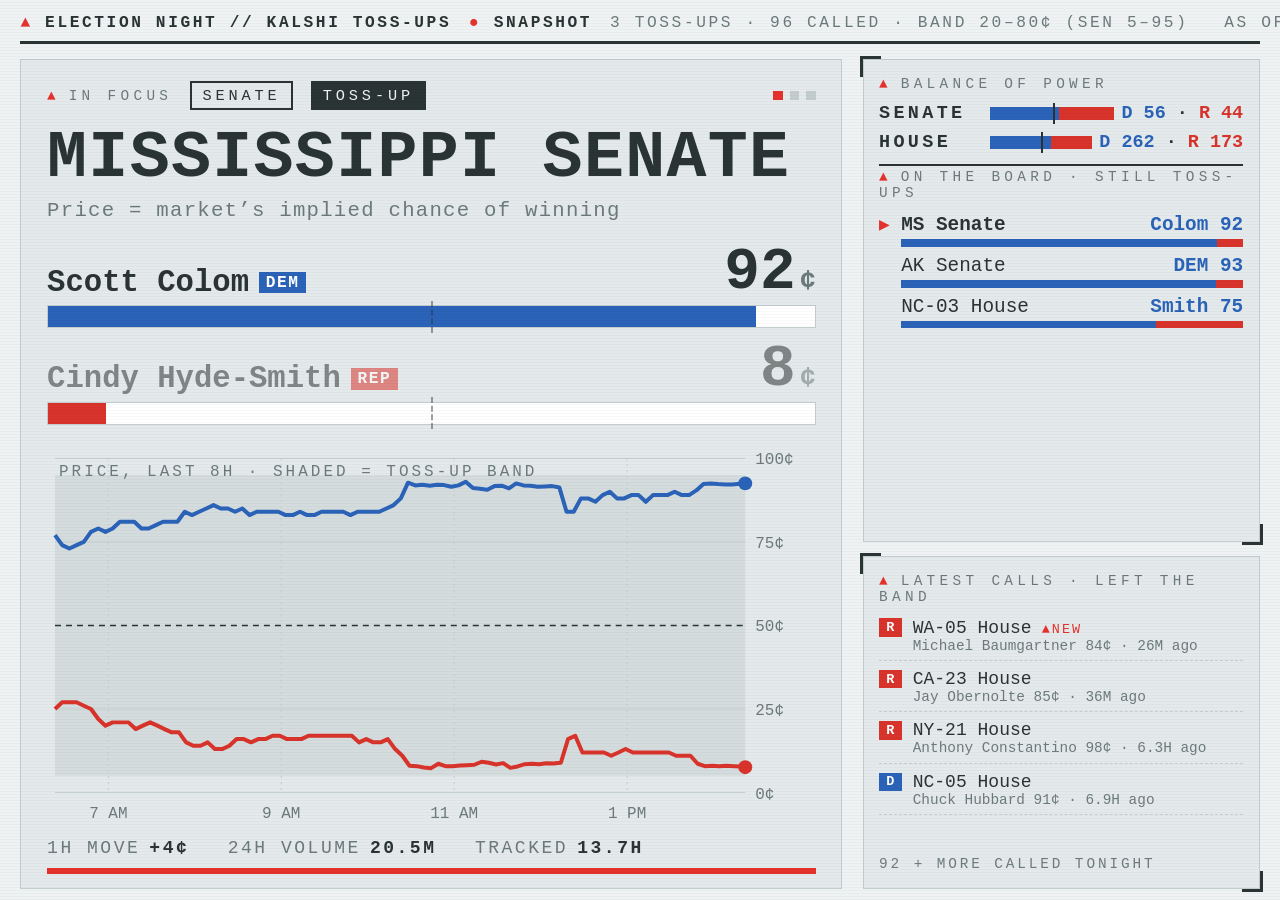
<file: slides/kalshi-tossups.html>
<!doctype html>
<html><head><meta charset=utf-8><meta name=viewport content="width=device-width,initial-scale=1,viewport-fit=cover"><!--/MVP--><title>ELECTION NIGHT // KALSHI TOSS-UP WATCH</title>
<style>
:root{--bg:#eef2f2;--panel:#e4eaeb;--line:#c4cdce;--ink:#2b3434;--dim:#6d7a7b;--red:#e5322d;
      --D:#2a63b8;--R:#d8342c;--I:#7b5ea7;--X:#8a9597;--Y:#2b3434;--N:#9aa5a7}
*{box-sizing:border-box;margin:0;padding:0}
html,body{height:100%;overflow:hidden;background:var(--bg);color:var(--ink);font-family:"IBM Plex Mono",ui-monospace,Menlo,monospace}
body{display:flex;flex-direction:column;padding:1.6vh 1.6vw 1.2vh;gap:1.6vh}
body:after{content:"";position:fixed;inset:0;pointer-events:none;background:repeating-linear-gradient(0deg,rgba(0,0,0,.022) 0 1px,transparent 1px 3px)}
/* header */
#hdr{display:flex;align-items:center;gap:1.4vw;border-bottom:3px solid var(--ink);padding-bottom:1vh;font-size:1.8vh;letter-spacing:.16em;text-transform:uppercase;white-space:nowrap}
#hdr .brand{font-weight:700}
#hdr .brand b,#hdr .live b{color:var(--red)}
#hdr .live{font-weight:700}
#hdr .live.bad{color:var(--red)}
#hdr .k{color:var(--dim)}
#hdr .sp{flex:1}
#banner{display:none;background:var(--red);color:#fff;padding:1vh 1.2vw;font-size:2vh;letter-spacing:.18em;text-transform:uppercase;font-weight:700}
/* layout */
#main{flex:1;display:grid;grid-template-columns:1fr 31vw;gap:1.6vw;min-height:0}
.panel{position:relative;background:var(--panel);border:1px solid var(--line);min-height:0}
.panel:before,.panel:after{content:"";position:absolute;width:18px;height:18px;border:3px solid var(--ink);z-index:2}
.panel:before{top:-4px;left:-4px;border-right:0;border-bottom:0}
.panel:after{bottom:-4px;right:-4px;border-left:0;border-top:0}
.lab{font-size:1.6vh;letter-spacing:.3em;text-transform:uppercase;color:var(--dim)}
.lab b{color:var(--red);font-weight:400;margin-right:.6em}
/* focus */
#focus{display:flex;flex-direction:column;padding:2.4vh 2vw 1.6vh;overflow:hidden}
#ftop{display:flex;align-items:center;gap:1.4vw}
.chip{font-size:1.7vh;letter-spacing:.25em;padding:.35vh .8vw;border:2px solid var(--ink);text-transform:uppercase}
.chip.st{background:var(--ink);color:var(--bg)}
.chip.st.breaking{background:var(--red);border-color:var(--red)}
#fpos{margin-left:auto;display:flex;gap:.5vw;align-items:center}
#fpos i{display:block;width:1.1vh;height:1.1vh;background:var(--line)}
#fpos i.on{background:var(--red)}
#fname{font-size:7.4vh;font-weight:700;letter-spacing:.02em;line-height:1.05;margin-top:1.6vh;text-transform:uppercase;white-space:nowrap;overflow:hidden;text-overflow:ellipsis}
#fq{font-size:2.3vh;color:var(--dim);margin-top:.6vh;letter-spacing:.06em;min-height:2.8vh}
#sides{display:flex;flex-direction:column;gap:1.6vh;margin-top:2.4vh}
.side{display:grid;grid-template-columns:1fr auto;align-items:end;row-gap:.6vh}
.side .nm{font-size:3.4vh;font-weight:600;white-space:nowrap;overflow:hidden;text-overflow:ellipsis}
.side .nm .pt{display:inline-block;font-size:1.8vh;font-weight:700;color:#fff;padding:.2vh .5vw;margin-left:.8vw;vertical-align:middle;letter-spacing:.1em}
.side .pc{font-size:6.6vh;font-weight:700;line-height:.9;font-variant-numeric:tabular-nums}
.side .pc small{font-size:.45em;margin-left:.15em;color:var(--dim)}
.side .bar{grid-column:1/3;height:2.6vh;background:#fff;border:1px solid var(--line);position:relative}
.side .bar .f{position:absolute;left:0;top:0;bottom:0;transition:width 1.2s cubic-bezier(.2,.8,.2,1)}
.side .bar .h{position:absolute;left:50%;top:-.6vh;bottom:-.6vh;border-left:2px dashed var(--ink);opacity:.45}
.side.lose .nm,.side.lose .pc{opacity:.55}
#chart{flex:1;min-height:0;margin-top:2.6vh;position:relative}
#chart svg{position:absolute;inset:0;width:100%;height:100%}
#fstats{display:flex;gap:3vw;font-size:2vh;letter-spacing:.14em;text-transform:uppercase;margin-top:1.2vh;color:var(--dim)}
#fstats b{color:var(--ink);font-weight:700;margin-left:.5em}
#prog{height:.6vh;background:var(--line);margin-top:1.2vh;position:relative;overflow:hidden}
#prog i{position:absolute;left:0;top:0;bottom:0;background:var(--red);width:0}
.fade{animation:fin .7s ease both}
@keyframes fin{from{opacity:0;transform:translateY(1.2vh)}to{opacity:1;transform:none}}
/* call alert */
#focus.call{background:var(--ink);color:#fff}
#focus.call .lab{color:#c9d0d1}
#call{display:none;flex:1;flex-direction:column;justify-content:center;gap:2.4vh}
#focus.call #call{display:flex}
#focus.call #fbody{display:none}
#fbody{display:flex;flex-direction:column;flex:1;min-height:0}
#call .k1{font-size:2.4vh;letter-spacing:.4em;color:var(--red);font-weight:700}
#call .k2{font-size:7vh;font-weight:700;text-transform:uppercase;line-height:1.05}
#call .k3{font-size:5.2vh;font-weight:700;padding:1.2vh 1.2vw;display:inline-block;align-self:flex-start;color:#fff}
#call .k4{font-size:2.2vh;letter-spacing:.12em;color:#c9d0d1;text-transform:uppercase}
/* balance of power view */
#seatv{display:none;flex-direction:column;flex:1;min-height:0}
#focus.seats #fbody{display:none}
#focus.seats #seatv{display:flex}
.sv-nums{display:grid;grid-template-columns:1fr auto 1fr;align-items:end;margin-top:1.4vh}
.sv-n .p{font-size:2.3vh;letter-spacing:.3em;font-weight:700}
.sv-n .v{font-size:12.5vh;font-weight:700;line-height:.95;font-variant-numeric:tabular-nums}
.sv-n.r{text-align:right}
.sv-c{text-align:center;padding-bottom:1.6vh;font-size:1.8vh;letter-spacing:.2em;color:var(--dim);line-height:1.6}
.sv-c b{display:block;font-size:3.2vh;color:var(--ink);letter-spacing:.05em}
#svq{font-size:2.1vh;color:var(--dim);letter-spacing:.05em;margin-top:.6vh}
#svq b{color:var(--ink)}
#svstrip{height:5.4vh;margin-top:1.8vh;position:relative}
#svdist{flex:1.15;min-height:0;margin-top:2vh;position:relative}
#svhist{flex:1;min-height:0;margin-top:1.4vh;position:relative}
#svdist svg,#svhist svg,#svstrip svg{position:absolute;inset:0;width:100%;height:100%}
#svcalls{display:flex;flex-wrap:wrap;gap:.6vh .5vw;margin-top:1.4vh;align-items:center}
#svcalls .l{font-size:1.5vh;letter-spacing:.25em;color:var(--dim);margin-right:.6vw}
#svcalls i{font-style:normal;font-size:1.6vh;font-weight:700;color:#fff;padding:.3vh .45vw;letter-spacing:.06em}
#bal{display:flex;flex-direction:column;gap:.9vh;margin:1.2vh 0 .4vh;padding-bottom:1.2vh;border-bottom:2px solid var(--ink)}
.bl{display:grid;grid-template-columns:5.6em 1fr auto;column-gap:.6vw;align-items:center;font-size:2.05vh}
.bl .k{letter-spacing:.18em;font-weight:700}
.bl .bb{height:1.5vh;display:flex;position:relative;background:#fff}
.bl .bb i{display:block;height:100%}
.bl .bb u{position:absolute;top:-.4vh;bottom:-.4vh;border-left:2px solid var(--ink)}
.bl .v{font-weight:700;font-variant-numeric:tabular-nums;white-space:nowrap}
/* rail */
#rail{display:flex;flex-direction:column;gap:1.6vh;min-height:0}
#board{flex:1.5;padding:1.8vh 1.2vw;display:flex;flex-direction:column;min-height:0}
#calls{flex:1;padding:1.8vh 1.2vw;display:flex;flex-direction:column;min-height:0}
.list{flex:1;display:flex;flex-direction:column;gap:.9vh;margin-top:1.4vh;min-height:0;overflow:hidden}
.br{display:grid;grid-template-columns:1.6vh 1fr auto;align-items:center;column-gap:.6vw;row-gap:.4vh;font-size:2.15vh}
.br .mk{color:transparent;font-size:1.6vh}
.br.cur .mk{color:var(--red)}
.br.cur .n{font-weight:700}
.br .n{white-space:nowrap;overflow:hidden;text-overflow:ellipsis}
.br .v{font-weight:700;font-variant-numeric:tabular-nums}
.br .sb{grid-column:2/4;height:.8vh;display:flex;background:#fff}
.br .sb i{display:block;height:100%}
.bk{font-size:.62em;letter-spacing:.15em;color:var(--red);margin-left:.7em;vertical-align:middle}
.list>*{flex-shrink:0}
.more{font-size:1.6vh;color:var(--dim);letter-spacing:.2em;margin-top:auto}
.cr{display:grid;grid-template-columns:auto 1fr;column-gap:.8vw;align-items:center;font-size:2vh;border-bottom:1px dashed var(--line);padding-bottom:.7vh}
.cr .pt{font-size:1.5vh;font-weight:700;color:#fff;padding:.2vh .45vw;letter-spacing:.08em;text-align:center;min-width:2.6vh}
.cr .n{white-space:nowrap;overflow:hidden;text-overflow:ellipsis}
.cr .w{grid-column:2;font-size:1.6vh;color:var(--dim);white-space:nowrap;overflow:hidden;text-overflow:ellipsis}
.cr.new .n:after{content:" \25B2 NEW";color:var(--red);font-size:.75em;letter-spacing:.15em}
</style></head><body>
<div id=hdr><span class=brand><b>&#9650;</b> ELECTION NIGHT // KALSHI TOSS-UPS</span><span class=live id=live>CONNECTING</span>
<span class=k id=cnt></span><span class=sp></span><span class=k id=upd></span><span id=clk></span></div>
<div id=banner></div>
<div id=main>
 <div class="panel" id=focus>
  <div id=fbody>
   <div id=ftop><span class=lab><b>&#9650;</b>IN FOCUS</span><span class=chip id=fgrp></span><span class="chip st" id=fst></span><span id=fpos></span></div>
   <div id=fname></div><div id=fq></div>
   <div id=sides></div>
   <div id=chart></div>
   <div id=fstats></div>
  </div>
  <div id=seatv>
   <div id=ftop><span class=lab><b>&#9650;</b>BALANCE OF POWER</span><span class=chip id=svgrp></span><span class="chip st" id=svst></span></div>
   <div class=sv-nums><div class=sv-n><div class=p style="color:var(--D)">DEMOCRATS</div><div class=v id=svd style="color:var(--D)"></div></div>
    <div class=sv-c id=svc></div>
    <div class="sv-n r"><div class=p style="color:var(--R)">REPUBLICANS</div><div class=v id=svr style="color:var(--R)"></div></div></div>
   <div id=svq></div>
   <div id=svstrip></div>
   <div id=svdist></div>
   <div id=svhist></div>
   <div id=svcalls></div>
  </div>
  <div id=call><div class=k1>&#9650; MARKET CALL</div><div class=k2 id=ck2></div><div class=k3 id=ck3></div><div class=k4 id=ck4></div></div>
  <div id=prog><i id=progi></i></div>
 </div>
 <div id=rail>
  <div class=panel id=board><div class=lab><b>&#9650;</b>BALANCE OF POWER</div><div id=bal></div><div class=lab><b>&#9650;</b>ON THE BOARD &middot; STILL TOSS-UPS</div><div class=list id=blist></div></div>
  <div class=panel id=calls><div class=lab><b>&#9650;</b>LATEST CALLS &middot; LEFT THE BAND</div><div class=list id=clist></div></div>
 </div>
</div>
<script>window.KALSHI_SOURCES=['https://raw.githubusercontent.com/ShrihanSolo/samaritan-dashboard/kalshi-live/state.json','kalshi-tossups.state.json'];window.KALSHI_SNAPSHOT=true</script><script>// Short display names for Kalshi markets. shortName(item) -> {title, q, rail, lead(side)}
// title: big focus heading; q: one-line question under it; rail: compact name for the side lists.
const ST={Alabama:'AL',Alaska:'AK',Arizona:'AZ',Arkansas:'AR',California:'CA',Colorado:'CO',Connecticut:'CT',Delaware:'DE',Florida:'FL',Georgia:'GA',
 Hawaii:'HI',Idaho:'ID',Illinois:'IL',Indiana:'IN',Iowa:'IA',Kansas:'KS',Kentucky:'KY',Louisiana:'LA',Maine:'ME',Maryland:'MD',Massachusetts:'MA',
 Michigan:'MI',Minnesota:'MN',Mississippi:'MS',Missouri:'MO',Montana:'MT',Nebraska:'NE',Nevada:'NV','New Hampshire':'NH','New Jersey':'NJ',
 'New Mexico':'NM','New York':'NY','North Carolina':'NC','North Dakota':'ND',Ohio:'OH',Oklahoma:'OK',Oregon:'OR',Pennsylvania:'PA','Rhode Island':'RI',
 'South Carolina':'SC','South Dakota':'SD',Tennessee:'TN',Texas:'TX',Utah:'UT',Vermont:'VT',Virginia:'VA',Washington:'WA','West Virginia':'WV',
 Wisconsin:'WI',Wyoming:'WY'};
const STRE=new RegExp('\\b('+Object.keys(ST).sort((a,b)=>b.length-a.length).join('|')+')\\b','g');
const abbr=s=>s.replace(STRE,m=>ST[m]);
// events listed twice by Kalshi: hide the thinner copy
const HIDE=new Set(['KXALASKAHOUSE-26']);
const atLeast=q=>(q.match(/at least\s*([\d.,%]+)/i)||[])[1];
const RULES=[
 [/House turnout/i,(t,q)=>({title:'House turnout',q:'Total votes cast for the U.S. House'})],
 [/Senate and Governor races will Republicans win in Harris states/i,()=>({title:'GOP wins in Harris states',q:'Senate and governor races Republicans win in states Harris carried'})],
 [/Texas counties will James Talarico win/i,(t,q)=>({title:'Talarico: TX counties',q:`Will Talarico carry at least ${atLeast(q)} Texas counties?`,rail:`Talarico ≥${atLeast(q)} TX counties`})],
 [/^(\w[\w ]*?) Governor election: None of These Candidates/i,(t,q,m)=>({title:`${ST[m[1]]||m[1]} Gov: “None of these”`,q:`Will “None of these candidates” get at least ${atLeast(q)}?`,rail:`${ST[m[1]]||m[1]} Gov “None” ≥${atLeast(q)}`})],
 [/How many (House|Senate) seats will (Republicans|Democrats) win/i,(t,q,m)=>{const p=m[2][0]==='R'?'GOP':'Dem';return{title:`${p} ${m[1]} seats ≥ ${atLeast(q)}`,q:`Will ${m[2]} win at least ${atLeast(q)} ${m[1]} seats?`}}],
 [/supermajorities/i,(t,q)=>({title:`Dem supermajority: ${abbr(q)}`,q:`Will Democrats win a supermajority in the ${q}?`})],
 [/Democrat win a Solid Republican House district/i,()=>({title:'Dem wins a Solid-R seat',q:'Will a Democrat win any Solid Republican House district?'})],
 [/Senate races will be within (\d+) points/i,(t,q,m)=>({title:`${ST[q]||q} Senate within ${m[1]} pts`,q:`Will the ${q} Senate race finish within ${m[1]} points?`})],
 [/House seats bordering Mexico/i,()=>({title:'Dems sweep border seats',q:'Will Democrats win every House seat on the Mexican border?'})],
 [/^Will (.+?) outperform the polls/i,(t,q,m)=>{const ln=m[1].split(/\s+/).pop();return{title:`${ln} beats the polls?`,q:`Will ${m[1]} outperform the polls?`}}],
 [/^Alaska U\.S\. House/i,()=>({title:'Alaska House',q:'At-large seat, ranked-choice count'})],
 [/^Alaska House$/i,()=>({title:'Alaska House',q:'At-large seat, ranked-choice count',rail:'AK-AL House'})],
];
function clean(t){return t.replace(/^2026 Midterms:\s*/i,'').replace(/^U\.S\.\s+/,'').replace(/\s*\((Person|Directional)\)\s*$/i,'').replace(/\s*(winner|race)\??\s*$/i,'').replace(/\?$/,'').trim()}
function shortSide(n){
  if(/^Democratic/i.test(n))return 'DEM'; if(/^Republican/i.test(n))return 'GOP';
  if(n==='YES'||n==='NO')return n;
  const m=n.match(/^([\d.]+) to ([\d.]+) million$/i); if(m) return `${m[1]}–${Math.round(+m[2])}M`;
  if(/^[\d.]+ million and above$/i.test(n)) return n.replace(/ million and above/i,'M+');
  const w=n.replace(/\s+(Jr\.?|Sr\.?|III|II|IV)$/,'').split(/\s+/); return w.length>1?w[w.length-1]:n;
}
function shortName(it){
  const t=it.title||'', q=it.q||'';
  let r=null;
  for(const [re,fn] of RULES){const m=t.match(re); if(m){r=fn(t,q,m);break}}
  if(!r){ r={title:clean(t), q:it.kind==='market'?q:''} }
  r.rail=r.rail||abbr(r.title);
  r.lead=s=>shortSide(s.name||'');
  return r;
}
</script>
<script>
const $=id=>document.getElementById(id);
window.onerror=(m,u,l)=>{const b=$("banner");b.style.display="block";b.textContent="PAGE ERROR: "+m+" (line "+l+")"};
const DWELL=12000, CALL_DWELL=8000, NFOCUS=6;
const esc=s=>String(s??'').replace(/[&<>"]/g,x=>({'&':'&amp;','<':'&lt;','>':'&gt;','"':'&quot;'}[x]));
const cents=p=>Math.round(p*100);
const fmtV=v=>v>=1e6?(v/1e6).toFixed(1)+'M':v>=1e3?Math.round(v/1e3)+'K':Math.round(v)+'';
const ago=s=>s<90?Math.round(s)+'S':s<5400?Math.round(s/60)+'M':(s/3600).toFixed(1)+'H';
const COL={D:'var(--D)',R:'var(--R)',I:'var(--I)',Y:'var(--Y)',N:'var(--N)','':'var(--X)'};
const HEX={D:'#2a63b8',R:'#d8342c',I:'#7b5ea7',Y:'#2b3434',N:'#9aa5a7','':'#8a9597'};
const GL={SENATE:'SENATE',GOVERNOR:'GOVERNOR',HOUSE:'HOUSE',STATEWIDE:'STATEWIDE',LEGISLATURE:'STATE LEGISLATURE',NIGHT:'ELECTION-NIGHT MARKET'};
const W8={SENATE:3,GOVERNOR:3,HOUSE:2.2,STATEWIDE:1.4,LEGISLATURE:1.6,NIGHT:.7};

/* sides shown for an item: [{name,p,party,ticker}] */
function sidesOf(it){
  if(it.kind==='market'){const y=it.pyes;return [{name:'YES',p:y,party:'Y',ticker:it.id},{name:'NO',p:1-y,party:'N',ticker:null}]}
  return (it.sides||[]).slice(0,it.sides&&it.sides.length>2&&it.sides[2][1]>=.08?3:2).map(s=>({name:s[0],p:s[1],party:s[2]||'',ticker:s[3]}));
}
function score(it){
  const close=Math.max(0,1-Math.abs(it.p-.5)/.2);
  // open Senate races always lead the rotation and the board (user, 2026-11-03: only a few are left)
  return (it.group==='SENATE'?100:0)+(W8[it.group]||1)*(.4+close)*Math.log10((it.vol24||0)+30)+Math.abs(it.d1h||0)*12+(it.status==='breaking'?2:0);
}
const SOURCES=window.KALSHI_SOURCES||['state.json'], SNAP_OK=!!window.KALSHI_SNAPSHOT; let SNAP=false;
const NOW=()=>SNAP&&S?S.t:Date.now()/1000;
let S=null, order=[], idx=-1, timer=null, seenCalls=new Set(), firstLoad=true, queue=[];
async function load(){
  let best=null;   // try every source, keep the freshest (live feed first, bundled snapshot as fallback)
  for(const u of SOURCES){try{const r=await fetch(u+(u.includes('?')?'&':'?')+'t='+Date.now(),{cache:'no-store'});if(!r.ok)continue;
    const j=await r.json();if(j&&j.items&&(!best||j.t>best.t))best=j}catch(e){}}
  if(best){S=best;tick()}else{$('live').textContent='NO DATA';$('live').className='live bad'}
}
function active(){return S.items.filter(i=>i.status!=='decided'&&!HIDE.has(i.ev))}
function decided(){return S.items.filter(i=>i.status==='decided'&&!HIDE.has(i.ev)).sort((a,b)=>(a.pre-b.pre)||(b.decided_at-a.decided_at)||(b.vol24-a.vol24))}
function tick(){
  const age=Date.now()/1000-S.t; SNAP=SNAP_OK&&age>3*S.poll_s; const now=NOW(), act=active(), dec=decided();
  $('cnt').textContent=`${act.length} TOSS-UPS · ${dec.length+(S.called||[]).length} CALLED · BAND ${cents(S.band[0])}–${cents(S.band[1])}¢${S.sen_band?` (SEN ${cents(S.sen_band[0])}–${cents(S.sen_band[1])})`:''}`;
  $('upd').textContent=SNAP?'AS OF '+new Date(S.t*1000).toLocaleString('en-US',{timeZone:'America/New_York',month:'short',day:'numeric',hour:'numeric',minute:'2-digit'})+' ET':ago(age)+' AGO';
  const stale=!SNAP&&age>3*S.poll_s, L=$('live');
  L.innerHTML=SNAP?'<b>●</b> SNAPSHOT':S.feed_down?'<b>●</b> FEED LOST':stale?'<b>●</b> STALE':'<b>●</b> LIVE'; L.className='live'+(S.feed_down||stale?' bad':'');
  const b=$('banner'); if(S.feed_down||stale){b.style.display='block';b.textContent=S.feed_down?'Kalshi feed lost ('+S.err+') — re-run the allowlist refresher':'Poller has not written for '+ago(age)+' — is it running?'}else b.style.display='none';
  // new calls (decided while we watch) jump the queue
  for(const it of dec){ if(!seenCalls.has(it.id)){ seenCalls.add(it.id); if(!firstLoad&&!it.pre) queue.push(it.id) } }
  for(const c of (S.called||[])){ if(!seenCalls.has(c.ev)){ seenCalls.add(c.ev); if(!firstLoad) queue.push('called:'+c.ev) } }
  if(firstLoad&&location.search.includes('testcall')&&dec.length) queue.push(dec[0].id);
  if(firstLoad&&location.search.includes('testseats')){ step=3; if(location.search.includes('house')) seatKind='senate' }
  firstLoad=false;
  renderRail();
  if(idx<0) next();
}
function focusList(){return active().sort((a,b)=>score(b)-score(a)).slice(0,NFOCUS).map(i=>i.id)}
function next(){
  clearTimeout(timer);
  if(!S) return;
  if(queue.length){ const id=queue.shift(); if(id.startsWith('called:')) showCalled((S.called||[]).find(c=>'called:'+c.ev===id)); else showCall(S.items.find(i=>i.id===id)); return }
  step++;
  if(S.seats&&step%4===0){ seatKind=seatKind==='senate'?'house':'senate'; if(!S.seats[seatKind]) seatKind=seatKind==='senate'?'house':'senate';
    if(S.seats[seatKind]){ showSeats(seatKind); return } }
  order=focusList(); if(!order.length){showEmpty();return}
  const cur=order.indexOf(curId); idx=(cur+1)%order.length; showFocus(S.items.find(i=>i.id===order[idx]));
}
let curId=null, step=0, seatKind='house';
function progress(ms){const p=$('progi');p.style.transition='none';p.style.width='0';void p.offsetWidth;p.style.transition=`width ${ms}ms linear`;p.style.width='100%';timer=setTimeout(next,ms)}
function showEmpty(){$('focus').classList.remove('call','seats');$('fname').textContent='NO ACTIVE TOSS-UPS';$('sides').innerHTML='';$('chart').innerHTML='';progress(DWELL)}
function showFocus(it){
  if(!it){progress(1000);return}
  curId=it.id; const F=$('focus'); F.classList.remove('call','seats');
  $('fgrp').textContent=GL[it.group]||it.group;
  const st=$('fst'); st.textContent=it.status==='breaking'?'BREAKING '+ago(NOW()-it.out_since):'TOSS-UP'; st.className='chip st '+it.status;
  $('fpos').innerHTML=order.map((_,i)=>`<i class="${i===idx?'on':''}"></i>`).join('');
  const nm=shortName(it); $('fname').textContent=nm.title; $('fq').textContent=nm.q||'Price = market’s implied chance of winning';
  const sd=sidesOf(it), top=Math.max(...sd.map(s=>s.p));
  $('sides').innerHTML=sd.map(s=>`<div class="side${s.p<top?' lose':''}"><span class=nm>${esc(s.name)}${s.party&&'DRI'.includes(s.party)?`<span class=pt style="background:${COL[s.party]}">${s.party==='I'?'IND':s.party==='D'?'DEM':'REP'}</span>`:''}</span><span class=pc>${cents(s.p)}<small>¢</small></span><span class=bar><span class=f style="width:0;background:${COL[s.party]}" data-w="${(s.p*100).toFixed(1)}"></span><span class=h></span></span></div>`).join('');
  requestAnimationFrame(()=>requestAnimationFrame(()=>document.querySelectorAll('#sides .f').forEach(e=>e.style.width=e.dataset.w+'%')));
  drawChart(it,sd);
  const now=NOW(), d=it.d1h||0;
  $('fstats').innerHTML=`<span>1H MOVE<b>${Math.abs(d)<.005?'FLAT':(d>0?'+':'')+cents(d)+'¢'}</b></span><span>24H VOLUME<b>${fmtV(it.vol24||0)}</b></span><span>TRACKED<b>${it.since?ago(now-it.since):'—'}</b></span>`;
  for(const id of ['fname','fq','sides','chart','fstats']){const e=$(id);e.classList.remove('fade');void e.offsetWidth;e.classList.add('fade')}
  renderRail(); progress(DWELL);
}
let lastChart=null;
new ResizeObserver(()=>{if(lastChart&&!$('focus').classList.contains('call'))drawChart(...lastChart)}).observe(document.getElementById('chart'));
new ResizeObserver(()=>{const F=$('focus');if(F.classList.contains('seats')&&S&&S.seats){const k=$('svgrp').textContent==='SENATE'?'senate':'house';const x=S.seats[k];if(x){drawStrip(k,seatSummary(k));drawDist(k,x);drawSeatHist(k,x)}}}).observe(document.getElementById('svdist'));
function drawChart(it,sd){
  lastChart=[it,sd];
  const box=$('chart'), W=box.clientWidth||800, H=box.clientHeight||300, fs=Math.max(10,Math.min(16,H/22)), pl=8, pr=fs*4.4, pt=10, pb=fs*2.1;
  const ch=it.charts||{}; let lines=[];
  for(const s of sd){ if(s.ticker&&ch[s.ticker]&&ch[s.ticker].length>1) lines.push({s,pts:ch[s.ticker]}) }
  if(it.kind==='market'&&ch[it.id]) lines=[{s:sd[0],pts:ch[it.id]}];
  if(!lines.length&&it.spark&&it.spark.length>1) lines=[{s:sd[0],pts:it.spark}];
  if(!lines.length){box.innerHTML='<svg></svg>';return}
  const all=lines.flatMap(l=>l.pts), t0=Math.min(...all.map(p=>p[0])), t1=Math.max(...all.map(p=>p[0]));
  const X=t=>pl+(t-t0)/Math.max(1,t1-t0)*(W-pl-pr), Y=p=>pt+(1-p)*(H-pt-pb);
  const bd=it.group==='SENATE'&&S.sen_band?S.sen_band:S.band;
  let g=`<rect x=${pl} y=${Y(bd[1])} width=${W-pl-pr} height=${Y(bd[0])-Y(bd[1])} fill="#d4dcdd"/>`;
  for(const v of [0,.25,.5,.75,1]) g+=`<line x1=${pl} x2=${W-pr} y1=${Y(v)} y2=${Y(v)} stroke="${v===.5?'#2b3434':'#c4cdce'}" stroke-width=${v===.5?1.5:1} ${v===.5?'stroke-dasharray="6 5"':''}/><text x=${W-pr+10} y=${Y(v)+6} font-size=${fs} fill="#6d7a7b">${Math.round(v*100)}¢</text>`;
  // hour ticks (ET)
  const step=t1-t0>5*3600?7200:3600;
  for(let t=Math.ceil(t0/step)*step;t<=t1;t+=step){const x=X(t);g+=`<line x1=${x} x2=${x} y1=${pt} y2=${H-pb} stroke="#c4cdce" stroke-dasharray="2 4"/><text x=${x} y=${H-fs*.5} font-size=${fs} fill="#6d7a7b" text-anchor=middle>${new Date(t*1000).toLocaleTimeString('en-US',{timeZone:'America/New_York',hour:'numeric'})}</text>`}
  for(const l of lines){
    const c=HEX[l.s.party]||HEX[''], d=l.pts.map((p,i)=>(i?'L':'M')+X(p[0]).toFixed(1)+' '+Y(p[1]).toFixed(1)).join(' '), last=l.pts[l.pts.length-1];
    g+=`<path d="${d}" pathLength=1 fill=none stroke="${c}" stroke-width=4 stroke-linejoin=round style="stroke-dasharray:1;stroke-dashoffset:1;animation:draw 1.6s ease forwards"/>`;
    g+=`<circle cx=${X(last[0])} cy=${Y(last[1])} r=7 fill="${c}"/>`;
  }
  g+=`<text x=${pl+4} y=${pt+fs*1.1} font-size=${fs} fill="#6d7a7b" letter-spacing="3">${W<700?'':'PRICE, '}LAST ${Math.max(1,Math.round((t1-t0)/3600))}H${W<700?'':' · SHADED = TOSS-UP BAND'}</text>`;
  box.innerHTML=`<svg viewBox="0 0 ${W} ${H}"><style>@keyframes draw{to{stroke-dashoffset:0}}</style>${g}</svg>`;
}
function showCall(it){
  if(!it){next();return}
  const F=$('focus'); F.classList.remove('seats'); F.classList.add('call'); curId=null;
  const nm=shortName(it), sd=sidesOf(it), w=it.final_leader||it.leader, s=sd.find(x=>x.name===w)||sd[0]||{};
  $('ck2').textContent=nm.title+(nm.q?' · '+nm.q:'');
  const pn={D:' (DEM)',R:' (GOP)',I:' (IND)'}[s.party]||'';
  const k3=$('ck3'); k3.textContent=w+(it.kind==='market'?'':pn)+' '+cents(it.p)+'¢'; k3.style.background=COL[it.kind==='market'?(w==='YES'?'Y':'N'):s.party]||COL[''];
  const was=it.spark&&it.spark.length?'Was '+cents(Math.max(it.spark[0][1],1-it.spark[0][1]))+'¢ · ':'';
  $('ck4').textContent=was+(it.winner?'Settled by Kalshi':'Outside the toss-up band for '+S.decide_min+' minutes')+' · '+(GL[it.group]||'');
  progress(CALL_DWELL);
}
const PN={D:'DEM',R:'GOP',I:'IND'};
const etTime=t=>new Date(t*1000).toLocaleTimeString('en-US',{timeZone:'America/New_York',hour:'numeric',minute:'2-digit'});
const stAbbr=n=>(typeof ST!=='undefined'&&ST[n])||n;
function showCalled(c){
  if(!c){next();return}
  const F=$('focus'); F.classList.remove('seats'); F.classList.add('call'); curId=null;
  $('ck2').textContent=c.state+' '+(c.group==='SENATE'?'Senate':'Governor');
  const k3=$('ck3'); k3.textContent=c.winner+(PN[c.party]?' ('+PN[c.party]+')':''); k3.style.background=COL[c.party||''];
  $('ck4').textContent='Settled by Kalshi · '+(c.called_at?'called '+etTime(c.called_at)+' ET':'');
  progress(CALL_DWELL);
}
function seatSummary(k){
  const x=S.seats[k]; if(!x) return null;
  const d=k==='senate'?x.mode:Math.round(x.median);
  return {d, r:x.total-d, pm:x.p_majority, maj:x.majority, total:x.total};
}
function showSeats(k){
  const F=$('focus'); F.classList.remove('call'); F.classList.add('seats'); curId=null;
  const x=S.seats[k], sm=seatSummary(k), dem=sm.pm>=.5;
  $('svgrp').textContent=k==='senate'?'SENATE':'HOUSE';
  const st=$('svst'); st.textContent=(sm.pm>=.5?'DEM':'GOP')+' CONTROL '+Math.round(Math.max(sm.pm,1-sm.pm)*100)+'%'; st.style.background=dem?'var(--D)':'var(--R)'; st.style.borderColor=dem?'var(--D)':'var(--R)';
  $('svd').textContent=sm.d; $('svr').textContent=sm.r;
  $('svc').innerHTML=`MAJORITY<b>${sm.maj}</b>${k==='senate'?'VP BREAKS TIES (R)':'OF 435'}`;
  $('svq').innerHTML=k==='senate'
    ?`Most likely outcome: <b>${x.mode} Democratic seats</b> (${Math.round(x.p_mode*100)}%) · expected ${x.expected.toFixed(1)} · Republicans shown as 100 − Democrats`
    :`Median outcome: <b>${x.median.toFixed(0)} Democratic seats</b> · from Kalshi’s “Democrats win at least N” markets · Republicans shown as 435 − Democrats`;
  for(const id of ['svd','svr','svq','svstrip','svdist','svhist','svcalls']){const e=$(id);e.classList.remove('fade');void e.offsetWidth;e.classList.add('fade')}
  drawStrip(k,sm); drawDist(k,x); drawSeatHist(k,x);
  const cs=(S.called||[]).filter(c=>c.group==='SENATE').sort((a,b)=>(b.called_at||0)-(a.called_at||0));
  $('svcalls').innerHTML=k==='senate'&&cs.length?`<span class=l>▲ SENATE CALLS TONIGHT</span>`+cs.map(c=>`<i style="background:${COL[c.party||'']}" title="${esc(c.winner)}">${esc(stAbbr(c.state))}</i>`).join('')
    :'';
  renderRail(); progress(DWELL);
}
function drawStrip(k,sm){
  const box=$('svstrip'), W=box.clientWidth||900, H=box.clientHeight||50;
  let g='';
  if(k==='senate'){ const cw=W/100; for(let i=0;i<100;i++){ g+=`<rect x=${(i*cw+1).toFixed(1)} y=2 width=${(cw-2).toFixed(1)} height=${H-4} fill="${i<sm.d?HEX.D:HEX.R}"/>` } }
  else { const dw=W*sm.d/435; g+=`<rect x=0 y=2 width=${dw} height=${H-4} fill="${HEX.D}"/><rect x=${dw} y=2 width=${W-dw} height=${H-4} fill="${HEX.R}"/>`;
    for(let i=1;i<44;i++){const x=W*i*10/435;g+=`<line x1=${x} x2=${x} y1=2 y2=${H-2} stroke="#eef2f2" stroke-width=1 opacity=.5 />`} }
  const mx=W*sm.maj/sm.total;
  g+=`<line x1=${mx} x2=${mx} y1=0 y2=${H} stroke="#2b3434" stroke-width=4 /><line x1=${mx} x2=${mx} y1=0 y2=${H} stroke="#fff" stroke-width=1.5 />`;
  box.innerHTML=`<svg viewBox="0 0 ${W} ${H}">${g}</svg>`;
}
function drawDist(k,x){
  const box=$('svdist'), W=box.clientWidth||900, H=box.clientHeight||200, fs=Math.max(10,Math.min(16,H/14)), pb=fs*2, pt=fs*1.6;
  let bars=k==='senate'?x.dist.map(([n,p],i,a)=>({lab:i===0?'≤'+n:i===a.length-1?n+'+':''+n,p,dem:n>=x.majority}))
                       :x.buckets.filter(b=>b[1]<435||b[2]>.001).map(([a,b,p])=>({lab:b>=435?a+'+':a+'–'+b,p,dem:a>=x.majority}));
  if(k==='house'){ while(bars.length>8&&bars[0].p<.002) bars.shift(); }
  const n=bars.length, bw=W/n, mp=Math.max(...bars.map(b=>b.p),.01);
  let g=`<text x=0 y=${fs} font-size=${fs} fill="#6d7a7b" letter-spacing=3>${W<600?'CHANCE BY DEM SEATS':'CHANCE OF EACH OUTCOME · DEMOCRATIC SEATS'}</text>`;
  bars.forEach((b,i)=>{const h=(H-pb-pt-fs*1.2)*b.p/mp, x0=i*bw+bw*.12, y0=H-pb-h;
    g+=`<rect x=${x0.toFixed(1)} y=${y0.toFixed(1)} width=${(bw*.76).toFixed(1)} height=${h.toFixed(1)} fill="${b.dem?HEX.D:HEX.R}" opacity=${b.p>=mp*.999?1:.75} />`;
    if(b.p>=.02) g+=`<text x=${(x0+bw*.38).toFixed(1)} y=${(y0-fs*.4).toFixed(1)} font-size=${fs} text-anchor=middle fill="#2b3434" font-weight=700>${Math.round(b.p*100)}%</text>`;
    g+=`<text x=${(x0+bw*.38).toFixed(1)} y=${H-fs*.5} font-size=${fs*(n>12?.8:.95)} text-anchor=middle fill="#6d7a7b">${b.lab}</text>`});
  g+=`<line x1=0 x2=${W} y1=${H-pb} y2=${H-pb} stroke="#2b3434" stroke-width=1.5 />`;
  box.innerHTML=`<svg viewBox="0 0 ${W} ${H}">${g}</svg>`;
}
function drawSeatHist(k,x){
  const box=$('svhist'), W=box.clientWidth||900, H=box.clientHeight||200, fs=Math.max(10,Math.min(16,H/12)), pl=8, pr=fs*4, pt=fs*1.8, pb=fs*1.9;
  const h=(x.hist||[]).filter(p=>p[1]!=null); if(h.length<2){box.innerHTML='';return}
  const t0=h[0][0], t1=h[h.length-1][0], vs=h.map(p=>p[1]).concat([x.majority]);
  let lo=Math.min(...vs), hi=Math.max(...vs); const pad=Math.max(1,(hi-lo)*.12); lo=Math.floor(lo-pad); hi=Math.ceil(hi+pad);
  const X=t=>pl+(t-t0)/Math.max(1,t1-t0)*(W-pl-pr), Y=v=>pt+(hi-v)/(hi-lo)*(H-pt-pb);
  let g=`<text x=0 y=${fs} font-size=${fs} fill="#6d7a7b" letter-spacing=3>${k==='senate'?'EXPECTED':'MEDIAN'} ${W<600?'DEM':'DEMOCRATIC'} SEATS, ${W<600?'':'LAST '}${Math.max(1,Math.round((t1-t0)/3600))}H</text>`;
  g+=`<rect x=${pl} y=${Y(hi)} width=${W-pl-pr} height=${Y(x.majority)-Y(hi)} fill="#2a63b8" opacity=.07 /><line x1=${pl} x2=${W-pr} y1=${Y(x.majority)} y2=${Y(x.majority)} stroke="#2b3434" stroke-dasharray="6 5" stroke-width=1.5 /><text x=${W-pr+8} y=${Y(x.majority)+fs*.35} font-size=${fs} fill="#2b3434">${x.majority} MAJ</text>`;
  const step=t1-t0>5*3600?7200:3600;
  for(let t=Math.ceil(t0/step)*step;t<=t1;t+=step){const xx=X(t);g+=`<text x=${xx} y=${H-fs*.4} font-size=${fs} fill="#6d7a7b" text-anchor=middle>${new Date(t*1000).toLocaleTimeString('en-US',{timeZone:'America/New_York',hour:'numeric'})}</text>`}
  const d=h.map((p,i)=>(i?'L':'M')+X(p[0]).toFixed(1)+' '+Y(p[1]).toFixed(1)).join(' '), last=h[h.length-1];
  const c=last[1]>=x.majority?HEX.D:HEX.R;
  g+=`<path d="${d}" pathLength=1 fill=none stroke="${c}" stroke-width=4 stroke-linejoin=round style="stroke-dasharray:1;stroke-dashoffset:1;animation:draw 1.6s ease forwards"/><circle cx=${X(last[0])} cy=${Y(last[1])} r=7 fill="${c}"/>`;
  g+=`<text x=${W-pr+8} y=${Y(last[1])-fs*.6} font-size=${fs*1.1} font-weight=700 fill="${c}">${(+last[1]).toFixed(k==='senate'?1:0)}</text>`;
  box.innerHTML=`<svg viewBox="0 0 ${W} ${H}"><style>@keyframes draw{to{stroke-dashoffset:0}}</style>${g}</svg>`;
}
function renderBal(){
  const B=$('bal'); if(!S.seats){B.innerHTML='';return}
  B.innerHTML=['senate','house'].filter(k=>S.seats[k]).map(k=>{const sm=seatSummary(k), dp=sm.d/sm.total*100, mx=sm.maj/sm.total*100;
    return `<div class=bl><span class=k>${k==='senate'?'SENATE':'HOUSE'}</span><span class=bb><i style="width:${dp}%;background:var(--D)"></i><i style="width:${100-dp}%;background:var(--R)"></i><u style="left:${mx}%"></u></span><span class=v><span style="color:var(--D)">D ${sm.d}</span> · <span style="color:var(--R)">R ${sm.r}</span></span></div>`}).join('');
}
function renderRail(){
  renderBal();
  if(!S) return;
  const act=active().sort((a,b)=>score(b)-score(a)), B=$('blist');
  B.innerHTML=act.map(it=>{const nm=shortName(it), sd=sidesOf(it), top=sd.reduce((a,b)=>b.p>a.p?b:a,sd[0]||{p:0});
    const bar=sd.map(s=>`<i style="width:${(s.p*100).toFixed(1)}%;background:${COL[s.party]}"></i>`).join('');
    return `<div class="br${it.id===curId?' cur':''}"><span class=mk>▶</span><span class=n>${esc(nm.rail)}${it.status==='breaking'?'<span class=bk>BREAKING</span>':''}</span><span class=v style="color:${COL[top.party]}">${esc(nm.lead(top))} ${cents(top.p)}</span><span></span><span class=sb>${bar}</span></div>`}).join('');
  fit(B,'.br',act.length,'+ MORE ON THE BOARD');
  const dec0=decided(), C=$('clist'), now=NOW();
  const cev=new Set((S.called||[]).map(c=>c.ev));
  const rows=dec0.filter(it=>!cev.has(it.ev)).map(it=>({it,t:it.pre?0:it.decided_at}))
    .concat((S.called||[]).map(c=>({c,t:c.called_at||0}))).sort((a,b)=>b.t-a.t);
  C.innerHTML=rows.map(({it,c})=>{ if(c){ const nm=stAbbr(c.state)+' '+(c.group==='SENATE'?'Senate':'Governor');
      return `<div class="cr${now-(c.called_at||0)<1800?' new':''}"><span class=pt style="background:${COL[c.party||'']}">${c.party||'—'}</span><span class=n>${esc(nm)}</span><span class=w>${esc(c.winner)} · called ${c.called_at?etTime(c.called_at)+' ET':''}</span></div>` }const nm=shortName(it), sd=sidesOf(it), w=it.final_leader||it.leader, s=sd.find(x=>x.name===w)||{};
    const pa=it.kind==='market'?(w==='YES'?'Y':'N'):(s.party||'');
    return `<div class="cr${!it.pre&&now-it.decided_at<1800?' new':''}"><span class=pt style="background:${COL[pa]}">${pa==='Y'?'YES':pa==='N'?'NO':pa||'—'}</span><span class=n>${esc(nm.rail)}</span><span class=w>${esc(w)} ${cents(it.p)}¢ · ${it.pre?'before tracking':ago(now-it.decided_at)+' ago'}</span></div>`}).join('');
  fit(C,'.cr',rows.length,'+ MORE CALLED TONIGHT');
}
function fit(box,sel,n,label){const over=()=>box.scrollHeight>box.clientHeight+1;if(!over())return;
  box.insertAdjacentHTML('beforeend','<div class=more></div>');const more=box.lastChild;let k=0;
  more.textContent='0 '+label;
  const clipped=()=>over()||more.getBoundingClientRect().bottom>box.getBoundingClientRect().bottom+.5;
  while(clipped()&&more.previousSibling){more.previousSibling.remove();k++} more.textContent=k+' '+label}
function clock(){const d=new Date();$('clk').textContent=d.toLocaleTimeString('en-US',{timeZone:'America/New_York',hour12:false})+' ET'}
setInterval(clock,1000);clock();load();setInterval(load,15000);
</script></body></html>
<script>addEventListener('keydown',e=>{if(e.key==='Escape')location.href='../'})</script>
<!--MOBILE--><link rel=stylesheet href="../mobile/phone.css"><script src="../mobile/phone.js"></script><link rel=stylesheet href="../mobile/kalshi-tossups.css"><!--/MOBILE-->
</file>
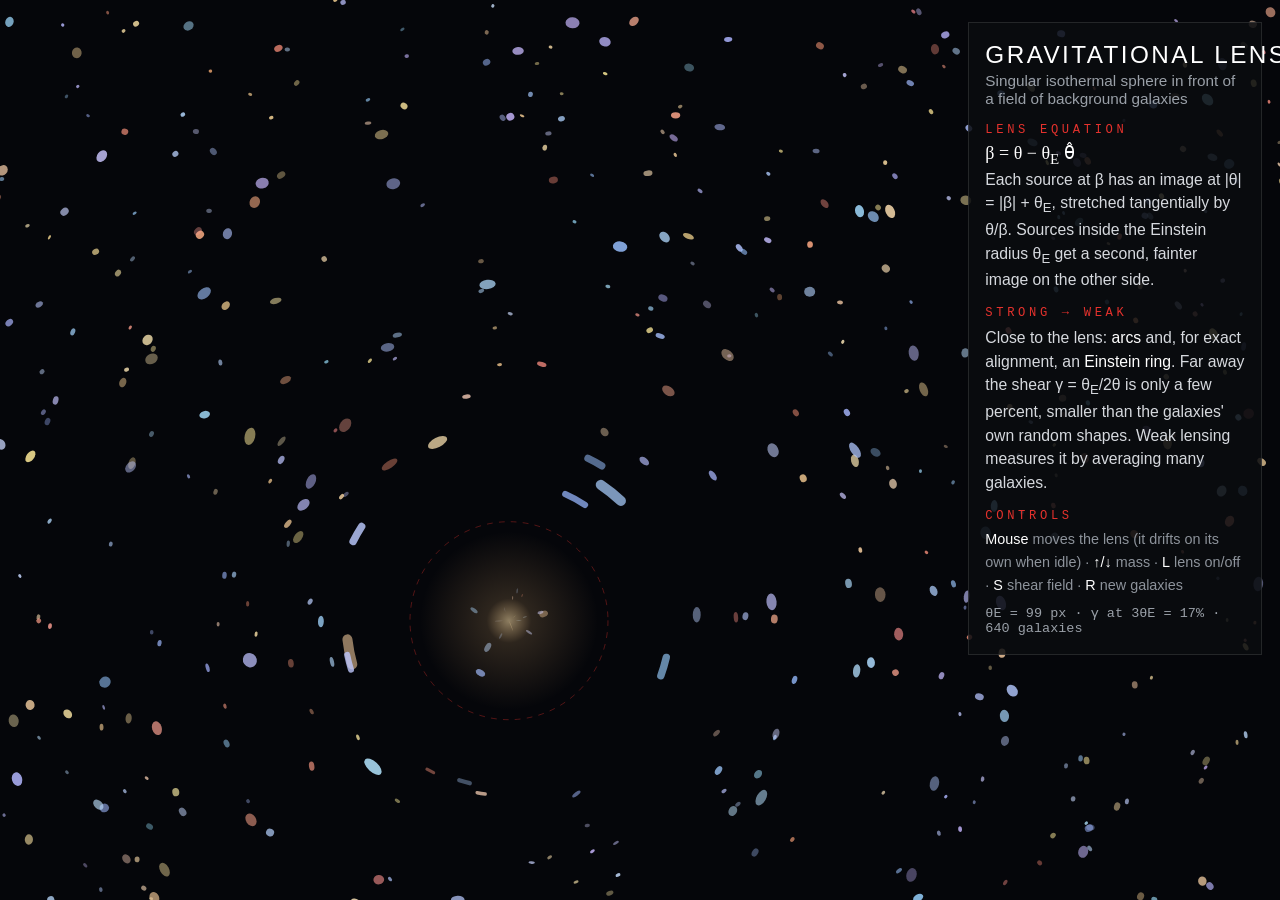
<file: slides/lensing-playground.html>
<!doctype html><meta charset=utf-8><meta name=viewport content="width=device-width,initial-scale=1,viewport-fit=cover"><!--/MVP--><style>
html,body{margin:0;height:100%;background:#05060a;overflow:hidden;font-family:"Helvetica Neue",-apple-system,Helvetica,Arial,sans-serif;color:#e6e7ea;cursor:crosshair}
#c{position:absolute;inset:0}
#p{position:absolute;top:2.4vh;right:1.4vw;width:23vw;box-sizing:border-box;padding:2vh 1.3vw;border:1px solid #ffffff1c;background:#0a0c10d9;pointer-events:none}
h1{margin:0;font-weight:300;font-size:2.7vh;letter-spacing:.1em;text-transform:uppercase;color:#fff;white-space:nowrap}
.sub{color:#9aa0a8;font-size:1.7vh;margin:.4vh 0 1.4vh}
h2{font:500 1.35vh ui-monospace,Menlo,monospace;letter-spacing:.3em;color:#e5322d;margin:1.6vh 0 .6vh;text-transform:uppercase}
.t{font-size:1.75vh;line-height:1.5;color:#d6d9de}.f{font-family:"Iowan Old Style",Georgia,serif;font-size:2vh;color:#fff}
.k{color:#8d939b;font-size:1.6vh;line-height:1.6}b{color:#fff;font-weight:500}#st{font:1.5vh ui-monospace,Menlo,monospace;color:#9aa0a8;margin-top:1vh}</style>
<canvas id=c></canvas>
<div id=p><h1>Gravitational lens</h1><div class=sub>Singular isothermal sphere in front of a field of background galaxies</div>
<h2>Lens equation</h2><div class=f>β = θ − θ<sub>E</sub> θ̂</div>
<div class=t>Each source at β has an image at |θ| = |β| + θ<sub>E</sub>, stretched tangentially by θ/β. Sources inside the Einstein radius θ<sub>E</sub> get a second, fainter image on the other side.</div>
<h2>Strong → weak</h2><div class=t>Close to the lens: <b>arcs</b> and, for exact alignment, an <b>Einstein ring</b>. Far away the shear γ = θ<sub>E</sub>/2θ is only a few percent, smaller than the galaxies' own random shapes. Weak lensing measures it by averaging many galaxies.</div>
<h2>Controls</h2><div class=k><b>Mouse</b> moves the lens (it drifts on its own when idle) · <b>↑/↓</b> mass · <b>L</b> lens on/off · <b>S</b> shear field · <b>R</b> new galaxies</div>
<div id=st></div></div>
<script>
const c=document.getElementById('c'),x=c.getContext('2d'),dpr=devicePixelRatio||1,T2=2*Math.PI;let W,H,G=[];
let L={x:0,y:0},mouse=null,lastMove=-1e9,thE=0,massK=1,lensOn=true,showShear=false;
function galaxies(){G=[];const n=Math.round(W*H/(1800*dpr*dpr));for(let i=0;i<n;i++){const r=(1.5+Math.random()**2*4.2)*dpr,e=0.55+Math.random()*0.9,hue=Math.random();
 G.push({x:Math.random()*W,y:Math.random()*H,r,a1:r*Math.sqrt(e),a2:r/Math.sqrt(e),psi:Math.random()*Math.PI,
  col:hue<.55?`rgba(${150+60*Math.random()|0},${180+50*Math.random()|0},255,`:hue<.85?`rgba(255,${210+30*Math.random()|0},${150+40*Math.random()|0},`:`rgba(255,${140+40*Math.random()|0},${120+30*Math.random()|0},`,a:.35+.5*Math.random()})}}
function size(){W=c.width=innerWidth*dpr;H=c.height=innerHeight*dpr;galaxies();if(!L.x){L.x=W*.37;L.y=H*.5}}
addEventListener('resize',size);size();
addEventListener('mousemove',e=>{mouse={x:e.clientX*dpr,y:e.clientY*dpr};lastMove=performance.now()});
addEventListener('keydown',e=>{const k=e.key.toLowerCase();if(e.key==='ArrowUp')massK=Math.min(3,massK*1.2);if(e.key==='ArrowDown')massK=Math.max(.15,massK/1.2);
 if(k==='l')lensOn=!lensOn;if(k==='s')showShear=!showShear;if(k==='r')galaxies()});
function arcImg(g,th,phi,stretch,alpha){    // strong stretch: curved arc on the circle of radius th
 const half=Math.min(Math.PI*0.98,g.r*stretch/th);x.strokeStyle=g.col+alpha+')';x.lineWidth=2*g.r;x.lineCap='round';
 x.beginPath();x.arc(L.x,L.y,th,phi-half,phi+half);x.stroke()}
function ellImg(g,px,py,phi,stretch,alpha){   // weak stretch: source ellipse (a1,a2,psi) mapped by R(phi) diag(1,stretch) R(-phi)
 const c=Math.cos(phi),s=Math.sin(phi),cp=Math.cos(g.psi),sp=Math.sin(g.psi);
 // M = I + (stretch-1) t t^T with t the tangential unit vector (-s, c)
 const k=stretch-1,m11=1+k*s*s,m12=-k*s*c,m22=1+k*c*c;
 // K = M S, S = R(psi) diag(a1,a2); ellipse of K from Q = K K^T
 const k11=(m11*cp+m12*sp)*g.a1,k12=(-m11*sp+m12*cp)*g.a2,k21=(m12*cp+m22*sp)*g.a1,k22=(-m12*sp+m22*cp)*g.a2;
 const q11=k11*k11+k12*k12,q12=k11*k21+k12*k22,q22=k21*k21+k22*k22,tr=(q11+q22)/2,d=Math.sqrt(((q11-q22)/2)**2+q12*q12);
 x.fillStyle=g.col+alpha+')';x.beginPath();x.ellipse(px,py,Math.sqrt(tr+d),Math.sqrt(Math.max(1e-6,tr-d)),0.5*Math.atan2(2*q12,q11-q22),0,T2);x.fill()}
function image(g,th,phi,stretch,alpha){
 if(stretch>2.2)arcImg(g,th,phi,stretch,alpha);else ellImg(g,L.x+th*Math.cos(phi),L.y+th*Math.sin(phi),phi,stretch,alpha)}
function frame(t){
 const idle=t-lastMove>3000;if(mouse&&!idle){L.x+= (mouse.x-L.x)*.25;L.y+=(mouse.y-L.y)*.25}
 else{const s=t/1000;L.x+=((W*.37+W*.22*Math.sin(s*.23))-L.x)*.02;L.y+=((H*.5+H*.28*Math.sin(s*.31+1))-L.y)*.02}
 thE=lensOn?H*.11*massK:0;
 x.fillStyle='#05060a';x.fillRect(0,0,W,H);
 for(const g of G){const dx=g.x-L.x,dy=g.y-L.y,b=Math.max(.5,Math.hypot(dx,dy));
  if(!lensOn||thE===0){x.fillStyle=g.col+g.a+')';x.beginPath();x.ellipse(g.x,g.y,g.a1,g.a2,g.psi,0,T2);x.fill();continue}
  const phi=Math.atan2(dy,dx),th1=b+thE;image(g,th1,phi,th1/b,g.a);
  if(b<thE){const th2=thE-b;image(g,th2,phi+Math.PI,th2/b,g.a*Math.min(1,.35+th2/thE))}}
 if(lensOn){const gl=x.createRadialGradient(L.x,L.y,0,L.x,L.y,thE*.9);gl.addColorStop(0,'rgba(255,226,170,.55)');gl.addColorStop(.25,'rgba(255,200,130,.16)');gl.addColorStop(1,'rgba(255,190,120,0)');
  x.fillStyle=gl;x.beginPath();x.arc(L.x,L.y,thE*.9,0,T2);x.fill();
  x.strokeStyle='rgba(229,50,45,.35)';x.setLineDash([5*dpr,7*dpr]);x.lineWidth=dpr;x.beginPath();x.arc(L.x,L.y,thE,0,T2);x.stroke();x.setLineDash([])}
 if(showShear&&lensOn){const step=60*dpr;x.strokeStyle='rgba(255,255,255,.55)';x.lineWidth=1.4*dpr;
  for(let gx=step/2;gx<W;gx+=step)for(let gy=step/2;gy<H;gy+=step){const dx=gx-L.x,dy=gy-L.y,r=Math.hypot(dx,dy);if(r<thE*1.3)continue;
   const gam=thE/(2*r),len=Math.min(step*.45,gam*step*4),ux=-dy/r,uy=dx/r;x.beginPath();x.moveTo(gx-ux*len,gy-uy*len);x.lineTo(gx+ux*len,gy+uy*len);x.stroke()}}
 document.getElementById('st').textContent=lensOn?`θE = ${(thE/dpr).toFixed(0)} px · γ at 3θE = ${(100/6).toFixed(0)}%  ·  ${G.length} galaxies`:`lens off · ${G.length} galaxies`;
 requestAnimationFrame(frame)}
requestAnimationFrame(frame);
</script>
<script>addEventListener('keydown',e=>{if(e.key==='Escape')location.href='../'})</script>
<!--MOBILE--><link rel=stylesheet href="../mobile/phone.css"><script src="../mobile/phone.js"></script><link rel=stylesheet href="../mobile/lensing-playground.css"><script src="../mobile/lensing-playground.js"></script><!--/MOBILE-->
</file>
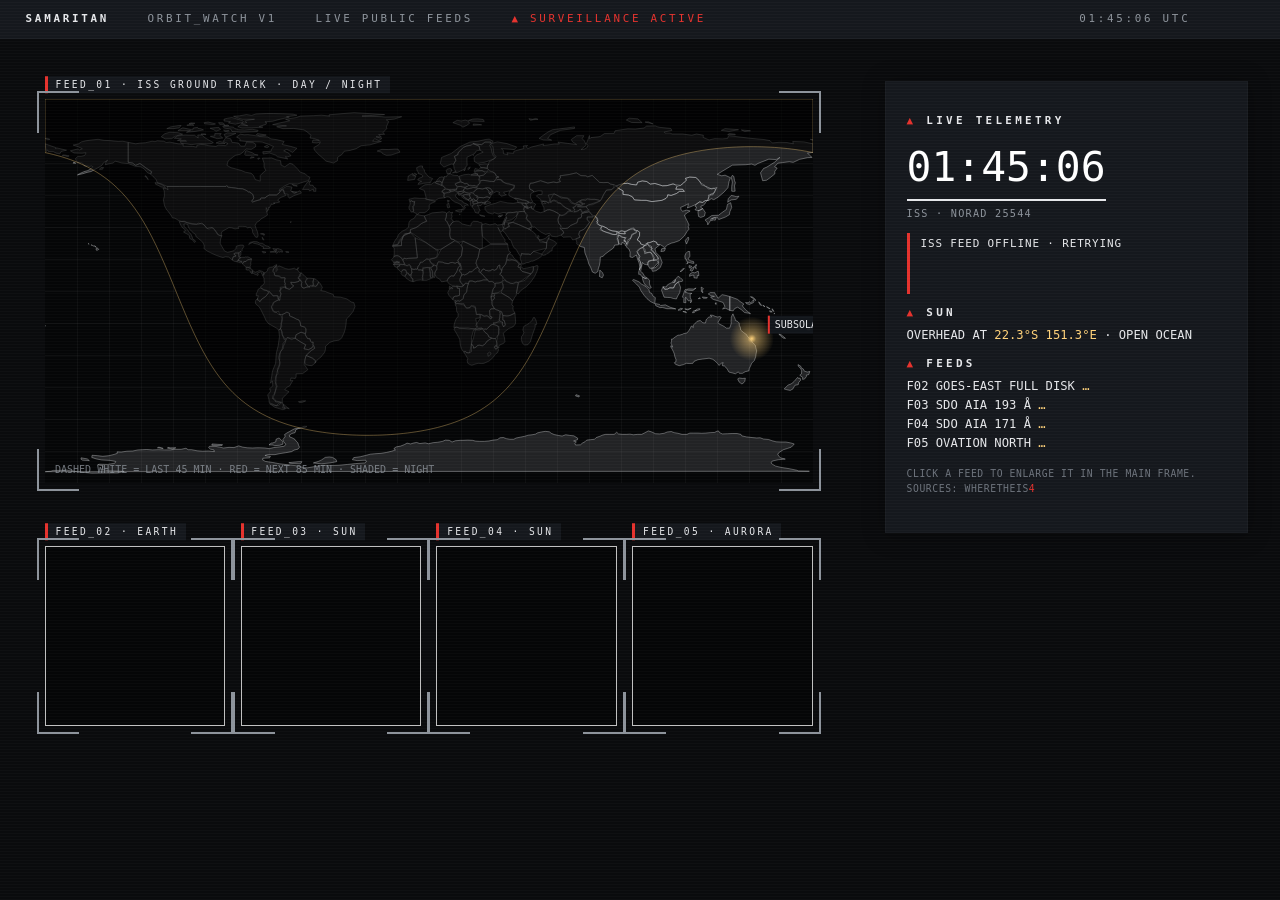
<file: slides/orbit-watch.html>
<!doctype html><meta charset=utf-8><meta name=viewport content="width=device-width,initial-scale=1,viewport-fit=cover"><!--/MVP--><style>/* Samaritan kit CSS. body.dark (default) or body.light. Inlined by web.py push for pages containing <!--SAMKIT-->. */
:root{--red:#e5322d;--gold:#ffd27a;--mono:'DejaVu Sans Mono',Menlo,Consolas,monospace}
body,body.dark{--bg:#0a0b0d;--panel:#15181d;--line:#1a1d22;--ink:#e6e7ea;--hi:#fff;--dim:#8d939b;--dim2:#6d737c;--feed:#050607;--btn:#0a0b0d;--btnline:#2a2e35;--scan:rgba(255,255,255,.022)}
body.light{--bg:#d4dcdd;--panel:#eef2f2;--line:#aab5b8;--ink:#2b3434;--hi:#14161a;--dim:#6f7a7c;--dim2:#9aa0a8;--feed:#14161a;--btn:#eef2f2;--btnline:#aab5b8;--scan:rgba(0,0,0,.025);--gold:#b5541d}
html,body{margin:0;height:100%;overflow:hidden;background:var(--bg);color:var(--ink);font-family:var(--mono);user-select:none}
body:before{content:"";position:fixed;inset:0;background:repeating-linear-gradient(0deg,var(--scan) 0 1px,transparent 1px 3px);pointer-events:none;z-index:50}
.s-hdr{position:fixed;left:0;right:0;top:0;height:4.2vh;background:var(--panel);border-bottom:1px solid var(--line);display:flex;align-items:center;gap:3vw;padding:0 2vw;font-size:.85vw;letter-spacing:.25em;color:var(--dim);z-index:40;text-transform:uppercase}
.s-hdr b{color:var(--ink)}.s-hdr i{color:var(--red);font-style:normal}.s-hdr .clk{margin-left:auto;margin-right:5vw}
.s-frame{position:fixed;background:var(--feed)}.s-frame .tab{position:absolute;left:0;top:-.6em;transform:translateY(-100%);font-size:.75vw;letter-spacing:.25em;background:var(--panel);color:var(--ink);border-left:3px solid var(--red);padding:.3em .8em;text-transform:uppercase}
.s-frame .k{position:absolute;width:40px;height:40px;border:2px solid var(--dim);pointer-events:none}
.s-frame .k.a{left:-8px;top:-8px;border-right:0;border-bottom:0}.s-frame .k.b{right:-8px;top:-8px;border-left:0;border-bottom:0}
.s-frame .k.c{left:-8px;bottom:-8px;border-right:0;border-top:0}.s-frame .k.d{right:-8px;bottom:-8px;border-left:0;border-top:0}
.s-panel{position:fixed;right:2.5vw;top:9vh;width:25vw;max-height:86vh;overflow:hidden;font-size:.95vw;line-height:1.55;background:var(--panel);border:1px solid var(--line);padding:1.6vw;box-shadow:0 2px 20px rgba(0,0,0,.35);z-index:30}
.s-panel h1,.s-h{font-weight:600;font-size:.9em;letter-spacing:.3em;color:var(--ink);margin:1em 0 .4em;text-transform:uppercase}.s-panel h1:before,.s-h:before{content:"▲ ";color:var(--red)}
.s-big{font-size:3.4em;color:var(--hi);border-bottom:2px solid var(--ink);display:inline-block}
.s-sub{color:var(--dim);text-transform:uppercase;letter-spacing:.12em;font-size:.84em;margin:.5em 0 1em}
.s-info{min-height:5em;border-left:3px solid var(--red);padding:.3em 0 .3em 1em;margin:1em 0;text-transform:uppercase;font-size:.9em;letter-spacing:.08em}
.s-info b,.s-gold{color:var(--gold);font-weight:normal}
.s-row{margin:.3em 0}.s-row label{display:block;font-size:.8em;letter-spacing:.15em;color:var(--dim);text-transform:uppercase}
input[type=range]{width:100%;accent-color:var(--red)}
.s-btn{background:var(--btn);color:var(--dim);border:1px solid var(--btnline);padding:.35em .8em;margin:.25em .3em .25em 0;font:.84em var(--mono);letter-spacing:.15em;cursor:pointer;text-transform:uppercase}
.s-btn.on{background:var(--line);color:var(--ink);border-color:var(--red)}
.s-note{color:var(--dim2);font-size:.8em;margin-top:1.4em;text-transform:uppercase;letter-spacing:.06em}
.s-tip{position:fixed;pointer-events:none;font:12px var(--mono);letter-spacing:.15em;color:var(--ink);background:var(--panel);padding:2px 6px;border-left:2px solid var(--red);text-transform:uppercase;z-index:60;display:none}
</style><script>function roll(root){if(!root)return;const GL='ИЯƎƆƧΣΞЖƐ⅃ↄ#%&<>=+0123456789',S=[];
 const w=document.createTreeWalker(root,NodeFilter.SHOW_TEXT,{acceptNode:n=>n.parentElement.closest('script,style,.lab,.cur,#hdr,.k')?2:(n.nodeValue.trim()?1:2)});
 const ns=[];while(w.nextNode())ns.push(w.currentNode);
 ns.forEach(n=>{const f=document.createDocumentFragment(),hl=!!n.parentElement.closest('b,strong');for(const c of n.nodeValue){const s=document.createElement('span');s.textContent=c;
  if(c.trim()||hl){s.style.visibility='hidden';s.dataset.c=c;S.push(s)}f.appendChild(s)}n.replaceWith(f)});root.classList.add('rl');
 if(!S.length)return;const G=new Map();S.forEach(s=>{const b=s.closest('p,li,h1,h2,h3,pre,.q,td,div')||root;if(!G.has(b))G.set(b,[]);G.get(b).push(s)});
 const gs=[...G.values()],L=Math.max(...gs.map(g=>g.length)),ms=Math.max(4,Math.min(28,1800/L)),t0=performance.now()+250,ks=gs.map(()=>0);let done=false;
 const fin=()=>{done=true;S.forEach(s=>{s.textContent=s.dataset.c;s.style.visibility='';s.style.color=''})};
 addEventListener('click',fin,{once:true});addEventListener('keydown',fin,{once:true});
 (function f(now){if(done)return;const K=Math.max(0,Math.floor((now-t0)/ms));let left=false;
  gs.forEach((g,i)=>{const k2=Math.min(g.length,K);for(let k=ks[i];k<k2;k++){g[k].textContent=g[k].dataset.c;g[k].style.visibility='';g[k].style.color=''}ks[i]=k2;
   if(k2<g.length){left=true;const s=g[k2];s.style.visibility='';s.textContent=GL[Math.random()*GL.length|0];s.style.color='#e5322d'}});
  if(left)requestAnimationFrame(f)})(performance.now())}
/* Samaritan kit JS (window.S). See SKILL.md "Samaritan kit". */
const S=(()=>{const S={};S.GL='ИЯƎƆƧΣΞЖƐ⅃ↄ#%&<>=+0123456789';S.C={red:'#e5322d',gold:'#ffd27a',ink:'#e6e7ea',dim:'#8d939b',bg:'#0a0b0d',panel:'#15181d',feed:'#050607'};
const el=(t,c,h)=>{const e=document.createElement(t);if(c)e.className=c;if(h!=null)e.innerHTML=h;return e};S.el=el;
// decode one element's text (Promise). ms per letter.
S.decode=(e,txt,ms=28)=>new Promise(r=>{txt=txt??e.textContent;const t0=performance.now();(function f(n){const k=Math.min(txt.length,(n-t0)/ms|0);
 if(k<txt.length){e.textContent=txt.slice(0,k)+(txt[k]===' '?' ':S.GL[Math.random()*S.GL.length|0]);requestAnimationFrame(f)}else{e.textContent=txt;r()}})(t0)});
// roll all text under root in parallel (layout-stable). Provided by web.ROLL_JS as global roll(); alias here.
S.roll=r=>window.roll&&window.roll(r);
// canvas with dpr; returns object whose W,H update on resize. box: fn()->{x,y,w,h} in CSS px (default full window)
S.canvas=(box,onResize)=>{const c=el('canvas');c.style.position='fixed';document.body.appendChild(c);const o={c,ctx:c.getContext('2d')};
 const sz=()=>{const d=devicePixelRatio||1,b=box?box():{x:0,y:0,w:innerWidth,h:innerHeight};Object.assign(c.style,{left:b.x+'px',top:b.y+'px',width:b.w+'px',height:b.h+'px'});
  c.width=b.w*d;c.height=b.h*d;o.ctx.setTransform(d,0,0,d,0,0);o.W=b.w;o.H=b.h;o.dpr=d;onResize&&onResize(o)};addEventListener('resize',sz);sz();return o};
// animation loop fn(tSeconds, dtSeconds); returns stop()
S.loop=fn=>{let on=true,last=performance.now();const f=n=>{if(!on)return;const dt=Math.min(.1,(n-last)/1000);last=n;fn(n/1000,dt);requestAnimationFrame(f)};requestAnimationFrame(f);return()=>on=false};
// header strip: S.header(['SKY_SURVEY v1','LOC ...'],{status:'OBSERVATION ACTIVE',clock:true})
S.header=(items=[],o={})=>{const h=el('div','s-hdr','<b>SAMARITAN</b>'+items.map(s=>`<span>${s}</span>`).join('')+(o.status?`<i>▲ ${o.status}</i>`:'')+(o.clock!==false?'<span class=clk></span>':''));
 document.body.appendChild(h);const c=h.querySelector('.clk');if(c){const u=()=>c.textContent=new Date().toISOString().slice(11,19)+' UTC';u();setInterval(u,1000)}return h};
// FEED frame with tab + corner brackets at box fn()->{x,y,w,h}
S.frame=(label,box)=>{const f=el('div','s-frame',`<div class=tab>${label}</div><i class="k a"></i><i class="k b"></i><i class="k c"></i><i class="k d"></i>`);document.body.appendChild(f);
 const p=()=>{const b=box();Object.assign(f.style,{left:b.x+'px',top:b.y+'px',width:b.w+'px',height:b.h+'px'})};addEventListener('resize',p);p();return f};
// side panel with builders
S.panel=(title)=>{const p=el('div','s-panel');document.body.appendChild(p);const add=(h,c,t='div')=>{const e=el(t,c,h);p.appendChild(e);return e};
 const P={el:p,h:t=>add(t,'s-h'),big:t=>add(t,'s-big'),sub:t=>add(t,'s-sub'),html:(h,c)=>add(h,c),note:t=>add(t,'s-note'),info:(t='SELECT A TARGET.')=>add(t,'s-info'),
  slider(label,min,max,val,cb,step=1){const r=add(`<label>${label}</label><input type=range min=${min} max=${max} step=${step} value=${val}>`,'s-row').querySelector('input');r.oninput=()=>cb(+r.value);return r},
  buttons(){return add('','s-row')},
  toggle(label,on,cb,row){const b=el('button','s-btn'+(on?' on':''),label);(row||add('','s-row')).appendChild(b);b.onclick=()=>{on=!on;b.classList.toggle('on',on);cb(on)};return b},
  button(label,cb,row){const b=el('button','s-btn',label);(row||add('','s-row')).appendChild(b);b.onclick=()=>cb(b);return b}};
 // auto-fit: shrink the panel's font (all sizes are em) until it fits its max-height; re-runs on content change and resize
 let q=0;P.fit=()=>{if(q)return;q=requestAnimationFrame(()=>{q=0;let s=.95;p.style.fontSize=s+'vw';while(p.scrollHeight>p.clientHeight+1&&s>.45){s-=.025;p.style.fontSize=s+'vw'}})};
 new MutationObserver(P.fit).observe(p,{childList:true,subtree:true});addEventListener('resize',P.fit);
 if(title)P.h(title);return P};
// hover/click nearest item. items()->[{x,y,label|n|name}] in client px. Generous radius; picks on pointerdown so moving targets are easy to hit.
S.pick=(target,items,o={})=>{const tip=el('div','s-tip');document.body.appendChild(tip);const r=o.r||32;
 const lab=it=>o.tip?o.tip(it):(it.label??it.n??it.name??'');
 const near=e=>{let b=null,bd=r;for(const it of items()){const d=Math.hypot(it.x-e.clientX,it.y-e.clientY);if(d<bd){bd=d;b=it}}return b};
 target.addEventListener('pointermove',e=>{const it=near(e),s=it&&lab(it);tip.style.display=s?'block':'none';target.style.cursor=it?'pointer':'';
  if(s){tip.style.left=e.clientX+16+'px';tip.style.top=e.clientY-30+'px';tip.textContent=s}});
 target.addEventListener('pointerleave',()=>tip.style.display='none');
 target.addEventListener('pointerdown',e=>o.onPick&&o.onPick(near(e)))};
// Samaritan drawing vocabulary: thin lines, brackets, mono tags, one red accent.
S.grid=(ctx,W,H,step=40)=>{ctx.strokeStyle='rgba(230,231,234,.045)';ctx.lineWidth=1;ctx.beginPath();for(let x=step;x<W;x+=step){ctx.moveTo(x+.5,0);ctx.lineTo(x+.5,H)}for(let y=step;y<H;y+=step){ctx.moveTo(0,y+.5);ctx.lineTo(W,y+.5)}ctx.stroke()};
S.reticle=(ctx,x,y,s=12,col='rgba(230,231,234,.8)')=>{ctx.strokeStyle=col;ctx.lineWidth=1;const k=s*.45;ctx.beginPath();
 for(const[a,b]of[[-1,-1],[1,-1],[-1,1],[1,1]]){ctx.moveTo(x+a*s,y+b*(s-k));ctx.lineTo(x+a*s,y+b*s);ctx.lineTo(x+a*(s-k),y+b*s)}ctx.stroke()};
S.tag=(ctx,x,y,txt,o={})=>{ctx.font=(o.size||11)+'px '+getComputedStyle(document.body).getPropertyValue('--mono');const w=ctx.measureText(txt).width+12,h=(o.size||11)+8;
 ctx.fillStyle=o.bg||'rgba(21,24,29,.9)';ctx.fillRect(x,y-h/2,w,h);ctx.fillStyle=o.red?S.C.red:S.C.red+'00';if(o.red!==false){ctx.fillStyle=S.C.red;ctx.fillRect(x,y-h/2,2,h)}
 ctx.fillStyle=o.col||S.C.ink;ctx.textBaseline='middle';ctx.fillText(txt,x+7,y+.5);ctx.textBaseline='alphabetic';return w};
// red triangle marker around a point
S.marker=(ctx,x,y,s=18)=>{ctx.strokeStyle=S.C.red;ctx.lineWidth=1.5;ctx.beginPath();ctx.moveTo(x,y-s);ctx.lineTo(x+s*.87,y+s*.5);ctx.lineTo(x-s*.87,y+s*.5);ctx.closePath();ctx.stroke()};
// glowing dot; rgb as 'r,g,b'
S.glow=(ctx,x,y,r,rgb,core=.25)=>{const g=ctx.createRadialGradient(x,y,0,x,y,r);g.addColorStop(0,`rgba(${rgb},1)`);g.addColorStop(core,`rgba(${rgb},.5)`);g.addColorStop(1,`rgba(${rgb},0)`);ctx.fillStyle=g;ctx.beginPath();ctx.arc(x,y,r,0,7);ctx.fill()};
S.keys=map=>addEventListener('keydown',e=>{const f=map[e.key];if(f){f(e);e.preventDefault()}});
// astronomy (J2000, low precision, fine for display)
const R=Math.PI/180;S.astro={jd:d=>(d instanceof Date?d.getTime():d)/86400000+2440587.5,
 gmst:jd=>((280.46061837+360.98564736629*(jd-2451545))%360+360)%360,
 altaz(ra,dec,lat,lon,jd){const H=(S.astro.gmst(jd)+lon-ra)*R,d=dec*R,p=lat*R;const alt=Math.asin(Math.sin(d)*Math.sin(p)+Math.cos(d)*Math.cos(p)*Math.cos(H));
  const az=Math.atan2(-Math.cos(d)*Math.sin(H),Math.sin(d)*Math.cos(p)-Math.cos(d)*Math.sin(p)*Math.cos(H));return[alt/R,(az/R+360)%360]},
 dir:az=>['north','north-east','east','south-east','south','south-west','west','north-west'][Math.round(az/45)%8]};
return S})();

/* ---- Reference screens (from the show; see /workspace/screen-archive/references/samaritan/). Adapted from gallery/wakeup.tpl.html. ---- */
S._load=src=>new Promise(r=>{const im=new Image();im.onload=()=>r(im);im.onerror=()=>r(null);im.src=src});
S._pre=(im,w,h,filter,fit)=>{const c=document.createElement('canvas');c.width=w;c.height=h;const x=c.getContext('2d');x.filter=filter||'none';
 if(im&&fit==='contain'){const s=Math.min(w/im.width,h/im.height),dw=im.width*s,dh=im.height*s;x.fillStyle='#16191d';x.fillRect(0,0,w,h);x.drawImage(im,(w-dw)/2,(h-dh)/2,dw,dh)}
 else if(im){const a=im.width/im.height,b=w/h;let sw=im.width,sh=im.height,sx=0,sy=0;if(a>b){sw=sh*b;sx=(im.width-sw)/2}else{sh=sw/b;sy=(im.height-sh)/2}x.drawImage(im,sx,sy,sw,sh,0,0,w,h)}
 else{x.fillStyle='#2b3434';x.fillRect(0,0,w,h)}return c};
S._light=e=>{e.style.cssText+=';position:fixed;inset:0;overflow:hidden;background:radial-gradient(ellipse at 50% 46%,#fbfbfb 0%,#e9ecec 55%,#c3c9ca 100%)'};
S._css=(id,css)=>{if(document.getElementById(id))return;const s=document.createElement('style');s.id=id;s.textContent=css;document.head.appendChild(s)};

// 1) DATA WALL ("TOTAL ACCESS ACHIEVED"): pale screen of scrolling columns (grey thumbnails + data bars), a box in the
// middle whose lines decode in turn. S.assimilate({images:[url], lines:[[main,sub],...], title, hold}) -> Promise (resolves after the last line).
S.assimilate=async(o={})=>{S._css('s-asm',`.s-asm .box{position:absolute;left:50%;top:50%;transform:translate(-50%,-50%);width:34vw;min-width:420px;z-index:2}
.s-asm .t{background:#fff;border:2px solid #222;color:#111;font:600 2.1vh/1 var(--mono);letter-spacing:.12em;padding:.7vh .8vw;text-transform:uppercase}
.s-asm .s{background:#0d0f10;color:#f2f2f2;font:600 2.1vh/1 var(--mono);letter-spacing:.1em;padding:1.1vh .8vw .5vh;margin-top:2px;min-height:2.1vh;text-transform:uppercase}
.s-asm .u{background:#0d0f10;color:#8d9497;font:500 1.5vh/1 var(--mono);letter-spacing:.12em;padding:.2vh .8vw 1vh;min-height:1.5vh;text-transform:uppercase}
.s-asm .bl{animation:sb 1s steps(1) infinite}@keyframes sb{50%{opacity:0}}`);
 const root=S.el('div','s-asm');S._light(root);root.style.zIndex=o.z||20;document.body.appendChild(root);const cv=S.el('canvas');cv.style.cssText='position:absolute;inset:0;width:100%;height:100%';root.appendChild(cv);
 const box=S.el('div','box',`<div class=t>${o.title||'TOTAL ACCESS ACHIEVED'}</div><div class=s><span></span><span class=bl>_</span></div><div class=u></div>`);root.appendChild(box);
 const g=(await Promise.all((o.images||[]).map(S._load))).filter(Boolean).map(im=>S._pre(im,176,99,'grayscale(1) contrast(1.15) brightness(1.05)'));
 const W=innerWidth,H=innerHeight,d=devicePixelRatio||1,cols=[];let x=-20,k=0;
 while(x<W){const w=[22,30,44,60,88,120][Math.random()*6|0],items=[];let L=0;
  while(L<H*1.2){if(g.length&&Math.random()<.45){const h=w*99/176;items.push([g[(k++)%g.length],L,w,h]);L+=h+14}else{const h=4+Math.random()*30|0;items.push([null,L,w*(.2+Math.random()*.8)|0,h]);L+=h+14}}
  const s=S.el('canvas');s.width=Math.ceil(w*d);s.height=Math.ceil(L*d);const sx=s.getContext('2d');sx.scale(d,d);
  for(const[im,y,iw,ih]of items){if(im){sx.globalAlpha=.75;sx.drawImage(im,0,y,iw,ih)}else{sx.globalAlpha=.55;sx.fillStyle='#2b3434';sx.fillRect(0,y,iw,ih)}}
  cols.push({x,w,L,s,v:(Math.random()<.5?-1:1)*(40+Math.random()*260),y:-Math.random()*L});x+=w+8+Math.random()*40}
 cv.width=W*d;cv.height=H*d;const cx=cv.getContext('2d');let alive=true;const t0=performance.now();
 (function f(n){if(!alive)return;const t=(n-t0)/1000;cx.setTransform(d,0,0,d,0,0);cx.clearRect(0,0,W,H);
  for(const c of cols){let y=((c.y+c.v*t)%c.L+c.L)%c.L-c.L;for(;y<H;y+=c.L)cx.drawImage(c.s,c.x,y,c.w,c.L)}requestAnimationFrame(f)})(t0);
 const sl=box.querySelector('.s span'),ul=box.querySelector('.u');let skip=false;root.onclick=()=>skip=true;
 for(const[a,b]of(o.lines||[['ASSIMILATING DATA','']])){if(skip)break;ul.textContent='';await S.decode(sl,a,22);ul.textContent=b||'';await new Promise(r=>setTimeout(r,o.hold||1700))}
 if(o.keep)return root;alive=false;root.remove()};

// 2) FEED WALL (surveillance wall): pale screen, a central column of large framed feeds that steps through items, a
// blurred grey column on the left, a column of small feeds on the right, an INPUT list and a decoding readout.
// S.feedwall({feeds:[{src,id,name,meta,text}], title, auto:ms|0}) -> {go(i)}. Up/Down or click a feed to step.
S.feedwall=async(o={})=>{S._css('s-fw',`.s-fw .inp{position:absolute;right:23vw;top:9vh;color:#2b3434;font:500 1.25vh/1.75 var(--mono);letter-spacing:.08em;white-space:pre}
.s-fw .inp .hi{background:#2b3434;color:#f4f4f4}.s-fw .rd{position:absolute;right:2.5vw;bottom:8vh;width:18vw;color:#2b3434;font:500 1.4vh/1.6 var(--mono);letter-spacing:.08em;border:1.5px solid #2b3434;padding:1vh .7vw;background:rgba(238,242,242,.85);text-transform:uppercase}
.s-fw .rd b{display:block;font-weight:600;font-size:1.7vh;margin-bottom:.6vh}.s-fw .rd b:before{content:"▲ ";color:var(--red)}
.s-fw .tt{position:absolute;left:2.5vw;top:3vh;z-index:3;background:rgba(238,242,242,.92);padding:.8vh .8vw;border-left:3px solid var(--red);color:#2b3434;font:600 1.5vh/1 var(--mono);letter-spacing:.3em;text-transform:uppercase}.s-fw .tt i{color:var(--red);font-style:normal}
.s-fw .edge{position:absolute;top:0;bottom:0;left:0;width:6vw;background:linear-gradient(90deg,#1a1c1d,rgba(26,28,29,0))}`);
 const root=S.el('div','s-fw');S._light(root);root.style.zIndex=o.z||20;document.body.appendChild(root);const cv=S.el('canvas');cv.style.cssText='position:absolute;inset:0;width:100%;height:100%';root.appendChild(cv);
 root.appendChild(S.el('div','edge'));root.appendChild(S.el('div','tt',`<i>▲</i> SAMARITAN · ${o.title||'FEED WALL'}`));const inp=S.el('div','inp');root.appendChild(inp);const rd=S.el('div','rd','<b></b><span></span>');root.appendChild(rd);
 const F=o.feeds||[],N=F.length,ims=await Promise.all(F.map(f=>S._load(f.src)));
 const big=ims.map(im=>S._pre(im,960,540,'none',o.fit||'contain')),side=ims.map(im=>S._pre(im,256,144,'saturate(.6)')),left=ims.map(im=>S._pre(im,176,99,'grayscale(1) blur(.6px)'));
 const cx=cv.getContext('2d'),MONO=getComputedStyle(document.body).getPropertyValue('--mono')||'monospace';let pos=0,sel=0,hits=[];
 const col=(L,idx,x,w,off,gap,a,ol)=>{const H=innerHeight,h=w*9/16,p=h+gap;cx.globalAlpha=a;for(let j=Math.floor(off/p);j*p-off<H;j++){const y=j*p-off;cx.drawImage(L[idx(j)],x,y,w,h);if(ol){cx.strokeStyle='#8a9192';cx.lineWidth=1;cx.strokeRect(x-.5,y-.5,w+1,h+1)}}cx.globalAlpha=1};
 const md=i=>((i%N)+N)%N;
 function draw(){const W=innerWidth,H=innerHeight,d=devicePixelRatio||1,vw=W/100,vh=H/100;if(cv.width!==Math.round(W*d)){cv.width=Math.round(W*d);cv.height=Math.round(H*d)}
  cx.setTransform(d,0,0,d,0,0);cx.clearRect(0,0,W,H);const w=o.width?o.width*vw:34*vw,x=44*vw-w/2,h=w*9/16,p=h+1.6*vh,top=(H-h)/2;hits=[];
  if(N){col(left,j=>md(j*5),12*vw,6.5*vw,pos*p*.3,.7*vh,.7,false);col(side,j=>md(j*3+1),W-20*vw+(o.width?0:0),7*vw,pos*p*.55,.8*vh,1,true);}
  for(let i=Math.floor(pos-top/p)-1;i<=pos+H/p+1;i++){const y=top+(i-pos)*p;if(y>H||y+h<0||!N)continue;const k=md(i),f=F[k],on=k===sel&&Math.abs(i-pos)<.5;hits.push([y,y+h,i]);
   cx.fillStyle='#111';cx.fillRect(x,y,w,h);cx.drawImage(big[k],x+2,y+2,w-4,h-4);cx.strokeStyle='#f4f4f4';cx.lineWidth=2;cx.strokeRect(x+1,y+1,w-2,h-2);
   cx.strokeStyle=on?S.C.red:'#8a9192';cx.lineWidth=on?3:1;cx.strokeRect(x-1.5,y-1.5,w+3,h+3);
   cx.textBaseline='top';cx.textAlign='left';cx.font=`600 ${1.25*vh}px ${MONO}`;const kt=`${f.id||('F'+String(k+1).padStart(2,'0'))} // FEED`,kw=cx.measureText(kt).width;
   if(on){cx.fillStyle=S.C.red;cx.fillRect(x+.3*vw,y+.35*vh,kw+.6*vw,1.75*vh)}cx.shadowColor='#000';cx.shadowBlur=on?0:3;cx.fillStyle='#e9ecec';cx.fillText(kt,x+.6*vw,y+.6*vh);
   cx.shadowBlur=3;cx.textAlign='right';cx.textBaseline='bottom';cx.font=`500 ${1.2*vh}px ${MONO}`;cx.fillText((f.name||'').toUpperCase(),x+w-.6*vw,y+h-.6*vh-1.6*vh);cx.fillText((f.meta||'').toUpperCase(),x+w-.6*vw,y+h-.6*vh);cx.shadowBlur=0}}
 const go=async k=>{sel=md(k);inp.innerHTML=Array.from({length:Math.min(12,N)},(_,i)=>{const f=F[md(sel+i-1)],s=`INPUT_${String(md(sel+i-1)+1).padStart(2,'0')}  ${(f.id||'').padEnd(5)} ${i===1?'<<':'  '}`;return i===1?`<span class=hi>${s}</span>`:s}).join('\n');
  const f=F[sel];S.decode(rd.querySelector('b'),(f.name||'').toUpperCase(),14);S.decode(rd.querySelector('span'),f.text||f.meta||'',8);
  let tgt=k;const p0=pos,t0=performance.now();for(;;){const u=Math.min(1,(performance.now()-t0)/300),e=u<.5?4*u*u*u:1-Math.pow(2-2*u,3)/2;pos=p0+(tgt-p0)*e;draw();if(u>=1)break;await new Promise(r=>requestAnimationFrame(r))}};
 let cur=o.start||0,timer=null;const step=n=>{cur+=n;go(cur);if(o.auto){clearInterval(timer);timer=setInterval(()=>{cur++;go(cur)},o.auto)}};
 addEventListener('keydown',e=>{if(e.key=='ArrowDown'){step(1);e.preventDefault()}if(e.key=='ArrowUp'){step(-1);e.preventDefault()}});
 cv.addEventListener('pointerdown',e=>{for(const[a,b,i]of hits)if(e.clientY>=a&&e.clientY<=b&&e.clientX>innerWidth*.27&&e.clientX<innerWidth*.61){cur=i;step(0)}});
 addEventListener('resize',draw);step(0);return{go:i=>{cur=i;step(0)},root}};

// 3) MANDATE box (dark map screens): bordered panel with a top line, a red-chip message and a footer.
// S.mandate({top:['SAMARITAN','v.305'], chip:'AUXILIARY MANDATE:', msg:'LOCATE TARGET', foot:'...'}) -> element
S.mandate=(o={})=>{S._css('s-md',`.s-md{position:fixed;left:26vw;top:7vh;width:48vw;border:2px solid #cfd3d4;background:rgba(10,11,12,.92);z-index:35;font-family:var(--mono)}
.s-md .a{display:flex;justify-content:space-between;color:#cfd3d4;font:600 1.5vh/1 var(--mono);letter-spacing:.14em;padding:.6vh .6vw;border-bottom:1px solid #555}
.s-md .m{padding:1.2vh .6vw 1.4vh;color:#fff;font:600 2.6vh/1 var(--mono);letter-spacing:.12em;text-transform:uppercase}.s-md .m b{background:var(--red);color:#fff;padding:.25vh .4vw;font-weight:600;margin-right:.8vw}
.s-md .f{display:flex;justify-content:flex-end;color:#7d8587;font:500 1.1vh/1 var(--mono);letter-spacing:.1em;padding:.4vh .6vw;border-top:1px solid #333}`);
 const e=S.el('div','s-md',`<div class=a>${(o.top||['SAMARITAN','']).map(s=>`<span>${s}</span>`).join('')}</div><div class=m><b>${o.chip||'PRIMARY MANDATE:'}</b><span></span></div><div class=f>${o.foot||''}</div>`);
 document.body.appendChild(e);S.decode(e.querySelector('.m span'),o.msg||'',24);return e};
// Dark Leaflet map (Esri dark grey, greyed): S.leafletDark(div,{center,zoom,...leaflet opts}) -> Promise<map>. Chrome loads Leaflet from unpkg.
S.leafletDark=(box,o={})=>new Promise((res,rej)=>{S._css('s-lf',`.leaflet-container{background:#1d1f22!important;font-family:var(--mono)}.leaflet-tile-pane{filter:grayscale(1) brightness(1.45) contrast(1.1)}
.leaflet-control-attribution{background:#0a0b0dcc!important;color:#6d737c!important;font:10px var(--mono)}.leaflet-control-attribution a{color:#8d939b!important}`);
 const go=()=>{const m=L.map(box,Object.assign({zoomControl:false,attributionControl:true,worldCopyJump:true},o));
  L.tileLayer('https://server.arcgisonline.com/ArcGIS/rest/services/Canvas/World_Dark_Gray_Base/MapServer/tile/{z}/{y}/{x}',{maxZoom:16,attribution:'Tiles &copy; Esri, HERE, Garmin, &copy; OpenStreetMap'}).addTo(m);res(m)};
 if(window.L)return go();const l=document.createElement('link');l.rel='stylesheet';l.href='https://unpkg.com/leaflet@1.9.4/dist/leaflet.css';document.head.appendChild(l);
 const s=document.createElement('script');s.src='https://unpkg.com/leaflet@1.9.4/dist/leaflet.js';s.onload=go;s.onerror=rej;document.head.appendChild(s)});
</script><body class=dark><script>
const WORLD=[["Afghanistan",[[61.2,35.7],[63.0,35.4],[64.0,36.0],[64.7,37.1],[65.7,37.7],[66.5,37.4],[67.8,37.1],[68.9,37.3],[69.5,37.6],[70.3,37.7],[70.8,38.5],[71.2,38.0],[71.4,37.1],[72.2,36.9],[73.3,37.5],[75.0,37.4],[74.6,37.0],[72.9,36.7],[71.3,36.1],[71.6,35.2],[71.2,34.3],[69.9,34.0],[69.7,33.1],[69.3,31.9],[68.6,31.7],[67.7,31.3],[66.4,30.7],[65.0,29.5],[64.1,29.3],[62.5,29.3],[61.8,30.7],[60.9,31.5],[60.5,33.0],[60.5,33.7],[61.2,35.7]]],["Angola",[[16.3,-5.9],[16.9,-7.2],[17.5,-8.1],[18.5,-7.8],[19.2,-7.7],[20.0,-7.1],[20.6,-6.9],[21.7,-7.3],[21.9,-8.3],[21.9,-9.5],[22.2,-11.1],[22.8,-11.0],[23.9,-10.9],[23.9,-11.7],[23.9,-12.6],[21.9,-12.9],[22.6,-16.9],[21.4,-17.9],[18.3,-17.3],[14.1,-17.4],[12.8,-16.9],[11.7,-17.3],[11.8,-15.8],[12.2,-14.4],[12.7,-13.1],[13.6,-12.0],[13.7,-10.7],[13.1,-9.8],[12.9,-9.0],[12.9,-7.6],[12.2,-6.3],[12.7,-6.0],[13.4,-5.9]]],["Angola",[[12.4,-5.7],[11.9,-5.0],[12.6,-4.4],[12.6,-5.0],[12.4,-5.7]]],["Albania",[[20.6,41.9],[20.6,41.1],[21.0,40.6],[20.6,40.1],[20.0,39.7],[19.4,40.3],[19.4,41.4],[19.4,41.9],[19.7,42.7],[20.1,42.6],[20.5,42.2]]],["United Arab Emirates",[[51.6,24.2],[51.8,24.0],[53.4,24.2],[54.7,24.8],[56.1,26.1],[56.4,24.9],[55.8,24.3],[55.5,23.9],[55.2,23.1],[55.0,22.5],[51.6,24.0]]],["Argentina",[[-65.5,-55.2],[-67.0,-54.9],[-68.6,-54.9],[-68.2,-53.1],[-66.5,-54.5],[-65.5,-55.2]]],["Argentina",[[-65.0,-22.1],[-64.0,-22.0],[-62.7,-22.2],[-60.0,-24.0],[-57.8,-25.2],[-58.6,-27.1],[-56.5,-27.5],[-54.8,-26.6],[-54.1,-25.5],[-53.6,-26.9],[-55.2,-27.9],[-57.6,-30.2],[-58.1,-32.0],[-58.3,-33.3],[-58.5,-34.4],[-57.4,-36.0],[-56.8,-36.9],[-59.2,-38.7],[-62.3,-38.8],[-62.3,-40.2],[-62.7,-41.0],[-64.7,-40.8],[-65.0,-42.1],[-63.8,-42.0],[-64.4,-42.9],[-65.3,-44.5],[-66.5,-45.0],[-67.6,-46.3],[-65.6,-47.2],[-67.2,-48.7],[-68.7,-50.3],[-68.8,-51.8],[-68.6,-52.3],[-71.9,-52.0],[-72.3,-50.7],[-73.3,-50.4],[-72.6,-48.9],[-72.4,-47.7],[-71.6,-45.6],[-71.2,-44.8],[-71.8,-44.2],[-71.9,-43.4],[-71.7,-42.1],[-71.7,-39.8],[-70.8,-38.6],[-71.1,-36.7],[-70.4,-35.2],[-69.8,-33.3],[-70.5,-31.4],[-70.0,-29.4],[-69.0,-27.5],[-68.6,-26.5],[-68.4,-24.5],[-67.0,-23.0],[-66.3,-21.8]]],["Armenia",[[43.6,41.1],[45.2,41.0],[45.4,40.6],[45.6,39.9],[46.5,39.5],[46.1,38.7],[45.7,39.5],[45.0,39.7],[44.4,40.0],[43.8,40.7]]],["Antarctica",[[-59.6,-80.0],[-60.2,-81.0],[-64.5,-80.9],[-65.7,-80.5],[-64.0,-80.3],[-61.1,-80.0],[-59.6,-80.0]]],["Antarctica",[[-159.2,-79.5],[-162.4,-79.3],[-163.1,-78.9],[-163.1,-78.2],[-160.2,-78.7],[-159.2,-79.5]]],["Antarctica",[[-45.2,-78.0],[-43.5,-79.1],[-43.3,-80.0],[-46.5,-80.6],[-50.5,-81.0],[-54.2,-80.6],[-51.9,-79.9],[-50.4,-79.2],[-49.3,-78.5],[-48.7,-78.0],[-46.7,-77.8]]],["Antarctica",[[-121.2,-73.5],[-118.7,-73.5],[-120.2,-74.1],[-122.6,-73.7],[-122.4,-73.3]]],["Antarctica",[[-125.6,-73.5],[-124.6,-73.8],[-127.3,-73.5],[-126.6,-73.2]]],["Antarctica",[[-99.0,-71.9],[-96.8,-72.0],[-97.0,-72.4],[-99.4,-72.4],[-101.8,-72.3],[-101.7,-71.7],[-99.0,-71.9]]],["Antarctica",[[-68.5,-71.0],[-68.5,-71.8],[-70.0,-72.3],[-72.4,-72.5],[-73.1,-72.2],[-75.0,-72.1],[-73.9,-71.3],[-73.2,-71.2],[-71.8,-70.7],[-71.7,-69.5],[-70.3,-68.9],[-69.5,-69.6],[-68.7,-70.5]]],["Antarctica",[[-58.6,-64.2],[-59.8,-64.2],[-61.3,-64.5],[-62.5,-65.1],[-62.6,-65.9],[-62.8,-66.4],[-64.3,-66.8],[-65.5,-67.6],[-65.3,-68.4],[-64.0,-68.9],[-62.8,-69.6],[-62.3,-70.4],[-61.5,-71.1],[-61.1,-72.4],[-60.7,-73.2],[-61.4,-74.1],[-63.3,-74.6],[-64.4,-75.3],[-67.2,-75.8],[-69.8,-76.2],[-72.2,-76.7],[-75.6,-76.7],[-76.9,-77.1],[-74.3,-77.6],[-74.8,-78.2],[-77.9,-78.4],[-78.0,-79.2],[-76.6,-79.9],[-73.2,-80.4],[-70.0,-81.0],[-65.7,-81.5],[-61.6,-82.0],[-58.7,-82.8],[-57.0,-82.9],[-53.6,-82.3],[-49.8,-81.7],[-44.8,-81.8],[-42.2,-81.7],[-38.2,-81.3],[-34.4,-80.9],[-30.1,-80.6],[-29.3,-80.0],[-29.7,-79.3],[-33.7,-79.5],[-35.9,-79.1],[-35.3,-78.1],[-32.2,-77.7],[-29.8,-77.1],[-27.5,-76.5],[-25.5,-76.3],[-22.5,-76.1],[-20.0,-75.7],[-17.5,-75.1],[-15.7,-74.5],[-16.5,-73.9],[-15.4,-73.1],[-13.3,-72.7],[-11.5,-72.0],[-10.3,-71.3],[-8.6,-71.7],[-7.4,-71.3],[-5.8,-71.0],[-4.3,-71.5],[-1.8,-71.2],[-0.2,-71.6],[1.9,-71.1],[4.1,-70.9],[6.3,-70.5],[7.7,-69.9],[9.5,-70.0],[10.8,-70.8],[12.4,-70.2],[14.7,-70.0],[15.9,-70.0],[18.2,-69.9],[20.4,-70.0],[21.9,-70.4],[23.7,-70.5],[26.0,-70.5],[28.1,-70.3],[30.0,-69.9],[32.0,-69.7],[33.3,-68.8],[34.9,-68.7],[36.2,-69.2],[37.9,-69.5],[39.7,-69.5],[40.9,-68.9],[42.9,-68.5],[44.9,-68.1],[46.5,-67.6],[48.3,-67.4],[49.9,-67.1],[50.9,-66.5],[52.6,-66.1],[54.5,-65.8],[56.4,-66.0],[57.3,-66.7],[58.7,-67.3],[60.6,-67.7],[62.4,-68.0],[64.1,-67.4],[66.0,-67.7],[67.9,-67.9],[69.7,-69.0],[69.6,-69.7],[67.8,-70.3],[69.1,-70.7],[68.4,-71.4],[68.7,-72.2],[71.0,-72.1],[71.9,-71.3],[73.1,-70.7],[73.9,-69.9],[75.6,-69.7],[77.6,-69.5],[78.4,-68.7],[80.1,-68.1],[81.5,-67.5],[82.8,-67.2],[84.7,-67.2],[86.8,-67.2],[88.0,-66.2],[88.8,-67.0],[90.6,-67.2],[92.6,-67.2],[94.2,-67.1],[95.8,-67.4],[97.8,-67.2],[99.7,-67.2],[100.9,-66.6],[102.8,-65.6],[104.2,-66.0],[106.2,-66.9],[108.1,-67.0],[110.2,-66.7],[111.7,-66.1],[113.6,-65.9],[114.9,-66.4],[116.7,-66.7],[118.6,-67.2],[120.9,-67.2],[122.3,-66.6],[124.1,-66.6],[126.1,-66.6],[127.9,-66.7],[129.7,-66.6],[131.8,-66.4],[133.9,-66.3],[135.0,-65.7],[135.7,-65.6],[136.2,-66.4],[137.5,-67.0],[139.9,-66.9],[142.1,-66.8],[144.4,-66.8],[146.2,-67.2],[146.6,-67.9],[148.8,-68.4],[151.5,-68.7],[153.6,-68.9],[155.2,-68.8],[156.8,-69.4],[159.2,-69.6],[160.8,-70.2],[162.7,-70.7],[164.9,-70.8],[167.3,-70.8],[169.5,-71.2],[171.2,-71.7],[170.6,-72.4],[169.8,-73.2],[168.0,-73.8],[166.1,-74.4],[165.0,-75.1],[163.8,-75.9],[163.5,-76.7],[164.1,-77.5],[164.7,-78.2],[167.0,-78.8],[163.7,-79.1],[160.9,-79.7],[160.3,-80.6],[161.1,-81.3],[162.5,-82.1],[165.1,-82.7],[168.9,-83.3],[172.3,-84.0],[173.2,-84.4],[178.3,-84.5],[-179.9,-84.7],[-177.3,-84.5],[-176.1,-84.1],[-175.8,-84.1],[-173.1,-84.1],[-170.0,-83.9],[-168.5,-84.2],[-164.2,-84.8],[-158.1,-85.4],[-150.9,-85.3],[-145.9,-85.3],[-142.9,-84.6],[-150.1,-84.3],[-153.6,-83.7],[-153.0,-82.8],[-152.9,-82.0],[-155.3,-81.4],[-154.4,-81.2],[-150.6,-81.3],[-147.2,-80.7],[-146.8,-79.9],[-149.5,-79.4],[-153.4,-79.2],[-156.0,-78.7],[-158.1,-78.0],[-157.9,-77.0],[-155.3,-77.2],[-152.9,-77.5],[-150.0,-77.2],[-147.6,-76.6],[-146.1,-76.1],[-146.2,-75.4],[-144.3,-75.5],[-141.6,-75.1],[-138.9,-75.0],[-136.4,-74.5],[-134.4,-74.4],[-132.3,-74.3],[-129.6,-74.5],[-126.9,-74.4],[-124.0,-74.5],[-121.1,-74.5],[-118.7,-74.2],[-116.2,-74.2],[-113.9,-73.7],[-112.9,-74.4],[-111.3,-74.4],[-108.7,-74.9],[-106.1,-75.1],[-103.4,-75.0],[-100.6,-75.3],[-100.8,-74.5],[-102.5,-74.1],[-103.3,-73.4],[-102.9,-72.8],[-100.3,-72.8],[-98.1,-73.2],[-96.3,-73.6],[-93.7,-73.3],[-91.4,-73.4],[-89.2,-72.6],[-87.3,-73.2],[-85.2,-73.5],[-82.7,-73.6],[-80.7,-73.5],[-79.3,-73.5],[-76.9,-73.6],[-74.9,-73.9],[-72.8,-73.4],[-70.2,-73.1],[-68.0,-72.8],[-67.1,-72.0],[-67.6,-71.2],[-68.2,-70.5],[-68.5,-69.7],[-68.0,-69.0],[-67.4,-68.1],[-67.7,-67.3],[-66.7,-66.6],[-65.4,-65.9],[-64.2,-65.2],[-63.0,-64.6],[-61.4,-64.3],[-59.9,-64.0],[-58.6,-63.4],[-57.2,-63.5],[-58.6,-64.2]]],["French Southern and Antarctic Lands",[[68.9,-48.6],[70.5,-49.1],[70.3,-49.7],[68.7,-49.2],[68.9,-48.6]]],["Australia",[[145.4,-40.8],[146.9,-41.0],[148.3,-40.9],[148.0,-42.4],[147.6,-42.9],[146.7,-43.6],[145.4,-42.7],[144.7,-41.2],[145.4,-40.8]]],["Australia",[[143.6,-13.8],[144.6,-14.2],[145.4,-15.0],[145.5,-16.3],[145.9,-16.9],[146.1,-18.3],[147.5,-19.5],[148.8,-20.4],[149.3,-21.3],[150.1,-22.1],[150.7,-22.4],[151.6,-24.1],[152.9,-25.3],[153.2,-26.6],[153.6,-28.1],[153.3,-29.5],[153.1,-30.9],[152.5,-32.6],[151.3,-33.8],[150.7,-35.2],[150.1,-36.4],[150.0,-37.4],[148.3,-37.8],[146.9,-38.6],[145.5,-38.6],[145.0,-37.9],[143.6,-38.8],[142.2,-38.4],[140.6,-38.0],[139.8,-36.6],[139.1,-35.7],[138.4,-35.1],[137.7,-35.1],[137.4,-34.7],[137.9,-33.6],[137.0,-33.8],[136.0,-34.9],[135.2,-33.9],[134.1,-32.8],[133.0,-32.0],[131.3,-31.5],[128.2,-31.9],[126.1,-32.2],[124.2,-33.0],[123.7,-33.9],[122.2,-34.0],[120.6,-33.9],[119.3,-34.5],[118.5,-34.7],[117.3,-35.0],[115.6,-34.4],[115.0,-33.6],[115.7,-33.3],[115.8,-32.2],[115.2,-30.6],[115.0,-29.5],[114.6,-28.5],[114.0,-27.3],[113.3,-26.1],[113.4,-25.6],[114.2,-26.3],[113.7,-25.0],[113.4,-24.4],[113.7,-23.6],[113.7,-22.5],[114.2,-22.5],[115.5,-21.5],[116.7,-20.7],[117.4,-20.7],[118.8,-20.3],[119.3,-20.0],[120.9,-19.7],[121.7,-18.7],[122.3,-17.8],[123.0,-16.4],[123.9,-17.1],[123.8,-16.1],[124.4,-15.6],[125.2,-14.7],[125.7,-14.2],[126.1,-14.1],[127.1,-13.8],[128.4,-14.9],[129.6,-15.0],[129.9,-13.6],[130.2,-13.1],[131.2,-12.2],[132.6,-12.1],[131.8,-11.3],[133.0,-11.4],[134.4,-12.0],[135.3,-12.2],[136.3,-12.0],[137.0,-12.4],[136.3,-13.3],[136.1,-13.7],[135.4,-14.7],[136.3,-15.6],[137.6,-16.2],[138.6,-16.8],[139.3,-17.4],[140.9,-17.4],[141.3,-16.4],[141.7,-15.0],[141.6,-14.3],[141.7,-12.9],[141.7,-12.4],[142.1,-11.3],[142.5,-10.7],[142.9,-11.8],[143.2,-12.3],[143.6,-13.4]]],["Austria",[[17.0,48.1],[16.3,47.7],[16.2,46.9],[15.1,46.7],[13.8,46.5],[12.2,47.1],[11.0,46.8],[9.9,46.9],[9.6,47.3],[9.9,47.6],[10.5,47.6],[12.1,47.7],[12.9,47.5],[12.9,48.3],[13.6,48.9],[14.9,49.0],[16.0,48.7],[17.0,48.6],[17.0,48.1]]],["Azerbaijan",[[45.0,39.7],[45.7,39.5],[46.1,38.7],[45.0,39.3],[45.0,39.7]]],["Azerbaijan",[[47.4,41.2],[48.0,41.4],[49.1,41.3],[50.1,40.5],[49.6,40.2],[49.2,39.0],[48.9,38.3],[48.0,38.8],[48.1,39.6],[46.5,38.8],[46.0,39.6],[45.9,40.2],[45.6,40.8],[45.0,41.2],[46.0,41.1],[46.6,41.2],[46.4,41.9],[47.4,41.2]]],["Burundi",[[29.3,-4.5],[29.0,-2.8],[29.9,-2.3],[30.5,-2.8],[30.8,-3.4],[30.1,-4.1],[29.3,-4.5]]],["Belgium",[[3.3,51.3],[5.0,51.5],[6.2,50.8],[5.8,50.1],[4.8,50.0],[3.6,50.4],[2.7,50.8],[3.3,51.3]]],["Benin",[[2.7,6.3],[1.6,6.8],[1.5,9.3],[1.1,10.2],[0.9,11.0],[1.4,11.5],[2.2,11.9],[2.8,12.2],[3.6,11.3],[3.6,10.3],[3.2,9.4],[2.7,8.5],[2.7,6.3]]],["Burkina Faso",[[-2.8,9.6],[-4.0,9.9],[-4.8,9.8],[-5.4,10.4],[-5.2,11.4],[-4.4,12.5],[-4.0,13.5],[-3.1,13.5],[-2.2,14.2],[-1.1,15.0],[-0.3,14.9],[0.3,14.4],[1.0,13.3],[2.2,12.6],[1.9,11.6],[1.2,11.1],[0.0,11.0],[-0.8,10.9],[-2.9,11.0],[-2.8,9.6]]],["Bangladesh",[[92.7,22.0],[92.3,21.5],[92.1,21.2],[91.8,22.2],[90.5,22.8],[90.3,21.8],[89.7,21.9],[89.0,22.1],[88.5,23.6],[88.1,24.5],[88.9,25.2],[88.6,26.4],[89.8,26.0],[90.9,25.1],[92.4,25.0],[91.5,24.1],[91.7,23.0],[92.1,23.6]]],["Bulgaria",[[22.7,44.2],[23.3,43.9],[25.6,43.7],[27.2,44.2],[28.6,43.7],[27.7,42.6],[27.1,42.1],[26.1,41.3],[24.5,41.6],[23.0,41.3],[22.4,42.3],[22.4,42.6],[23.0,43.2],[22.4,44.0]]],["The Bahamas",[[-77.5,23.8],[-78.0,24.3],[-78.2,25.2],[-77.5,24.3]]],["The Bahamas",[[-77.8,26.6],[-79.0,26.8],[-77.8,26.8]]],["The Bahamas",[[-77,26.6],[-77.4,26.0],[-77.8,26.9],[-77,26.6]]],["Bosnia and Herzegovina",[[19.0,44.9],[19.1,44.4],[19.5,43.6],[19.0,43.4],[18.6,42.6],[17.3,43.4],[16.5,44.0],[15.8,44.8],[16.3,45.0],[17.0,45.2],[18.6,45.1]]],["Belarus",[[23.5,53.9],[25.5,54.3],[26.6,55.2],[27.1,55.8],[29.2,55.9],[29.9,55.8],[31.0,55.1],[31.4,54.2],[31.7,53.8],[32.7,53.4],[31.5,53.2],[31.5,52.7],[30.9,52.0],[30.6,51.3],[29.3,51.4],[28.6,51.4],[27.5,51.6],[25.3,51.9],[24.0,51.6],[23.5,52.0],[23.8,52.7],[23.5,53.5]]],["Belize",[[-89.1,17.8],[-89.0,18.0],[-88.5,18.5],[-88.3,18.4],[-88.1,18.1],[-88.2,17.5],[-88.2,17.0],[-88.6,16.3],[-88.9,15.9],[-89.2,17.0]]],["Bermuda",[[-64.8,32.3],[-64.8,32.3],[-64.8,32.3],[-64.8,32.3],[-64.8,32.3],[-64.8,32.3],[-64.8,32.3],[-64.9,32.3],[-64.9,32.3],[-64.9,32.3],[-64.9,32.3],[-64.8,32.3],[-64.8,32.3],[-64.9,32.3],[-64.9,32.3],[-64.9,32.3],[-64.9,32.3],[-64.9,32.2],[-64.8,32.2],[-64.8,32.2],[-64.8,32.3],[-64.8,32.3],[-64.8,32.3],[-64.7,32.3],[-64.7,32.3],[-64.7,32.3],[-64.7,32.4],[-64.6,32.4],[-64.7,32.4],[-64.7,32.4],[-64.7,32.4],[-64.7,32.4],[-64.7,32.4],[-64.7,32.4],[-64.7,32.4],[-64.7,32.3],[-64.7,32.3],[-64.7,32.4],[-64.7,32.4],[-64.7,32.3],[-64.7,32.3],[-64.7,32.3],[-64.8,32.3]]],["Bolivia",[[-62.8,-22.0],[-64.4,-22.8],[-66.3,-21.8],[-67.8,-22.9],[-68.8,-20.4],[-69.0,-19.0],[-69.6,-17.6],[-69.4,-15.7],[-69.3,-15.0],[-68.9,-13.6],[-68.7,-12.6],[-68.8,-11.0],[-68.0,-10.7],[-66.6,-9.9],[-65.4,-10.5],[-65.4,-11.6],[-63.2,-12.6],[-62.1,-13.2],[-61.1,-13.5],[-60.5,-14.4],[-60.3,-15.1],[-60.2,-16.3],[-58.4,-16.9],[-57.7,-17.6],[-57.7,-19.0],[-57.9,-20.0],[-58.2,-19.9],[-60.0,-19.3],[-62.3,-20.5],[-62.7,-22.2]]],["Brazil",[[-57.6,-30.2],[-55.2,-27.9],[-53.6,-26.9],[-54.1,-25.5],[-54.4,-25.2],[-54.3,-24.0],[-55.0,-24.0],[-55.5,-23.6],[-55.8,-22.4],[-56.9,-22.3],[-57.9,-20.7],[-57.9,-20.0],[-57.7,-19.0],[-57.7,-17.6],[-58.4,-16.9],[-60.2,-16.3],[-60.3,-15.1],[-60.5,-14.4],[-61.1,-13.5],[-62.1,-13.2],[-63.2,-12.6],[-65.4,-11.6],[-65.4,-10.5],[-66.6,-9.9],[-68.0,-10.7],[-68.8,-11.0],[-70.1,-11.1],[-70.5,-9.5],[-72.2,-10.1],[-73.2,-9.5],[-73.6,-8.4],[-73.7,-7.3],[-73.1,-6.6],[-73.0,-5.7],[-71.7,-4.6],[-70.8,-4.3],[-69.4,-1.6],[-69.6,-0.5],[-70.0,0.5],[-69.3,0.6],[-69.8,1.1],[-67.9,1.7],[-67.3,1.7],[-66.9,1.3],[-65.5,0.8],[-64.6,1.3],[-64.1,1.9],[-63.4,2.4],[-64.4,3.1],[-64.8,4.1],[-63.9,4.0],[-62.8,4.0],[-61.0,4.5],[-60.7,5.2],[-60.0,5.0],[-59.8,4.4],[-59.8,3.6],[-59.7,2.2],[-59.0,1.3],[-58.4,1.5],[-57.7,1.7],[-56.8,1.9],[-56.0,1.8],[-56.1,2.2],[-55.6,2.4],[-54.5,2.3],[-53.8,2.4],[-53.4,2.1],[-52.6,2.5],[-51.7,4.2],[-51.1,3.7],[-50.0,1.7],[-50.7,0.2],[-48.6,-0.2],[-47.8,-0.6],[-44.9,-1.6],[-44.6,-2.7],[-41.5,-2.9],[-38.5,-3.7],[-36.5,-5.1],[-35.2,-5.5],[-34.7,-7.3],[-35.6,-9.6],[-37.7,-12.2],[-38.7,-13.1],[-38.9,-15.7],[-39.3,-17.9],[-39.8,-19.6],[-40.9,-21.9],[-42.0,-23.0],[-44.6,-23.4],[-46.5,-24.1],[-48.5,-25.9],[-48.5,-27.2],[-48.9,-28.7],[-50.7,-31.0],[-52.3,-32.2],[-53.4,-33.8],[-53.2,-32.7],[-54.6,-31.5],[-56.0,-30.9],[-57.6,-30.2]]],["Brunei",[[114.2,4.5],[115.5,5.4],[115.3,4.3],[114.7,4.0]]],["Bhutan",[[91.7,27.8],[92.0,26.8],[90.4,26.9],[88.8,27.1],[89.5,28.0],[90.7,28.1],[91.7,27.8]]],["Botswana",[[25.6,-18.5],[26.2,-19.3],[27.7,-20.5],[28.0,-21.5],[29.4,-22.1],[27.1,-23.6],[26.5,-24.6],[25.8,-25.2],[25.0,-25.7],[23.7,-25.4],[22.8,-25.5],[22.1,-26.3],[20.9,-26.8],[20.8,-25.9],[19.9,-24.8],[20.9,-21.8],[21.7,-18.2],[23.6,-18.3],[24.5,-17.9],[25.3,-17.7]]],["Central African Republic",[[15.3,7.4],[16.3,7.8],[16.7,7.5],[18.4,8.3],[18.8,9.0],[20.1,9.0],[21.7,10.6],[22.9,11.1],[23.6,10.1],[23.4,9.3],[23.8,8.7],[25.1,7.8],[25.8,7.0],[26.5,5.9],[27.4,5.2],[26.4,5.2],[25.3,5.2],[24.8,4.9],[23.3,4.6],[22.7,4.6],[21.7,4.2],[20.3,4.7],[18.9,4.7],[18.5,3.5],[17.1,3.7],[16.0,2.3],[15.9,3.0],[15.0,3.9],[14.5,4.7],[14.5,5.5],[14.8,6.4]]],["Canada",[[-63.7,46.6],[-62.0,46.4],[-62.9,46.0],[-64.4,46.7],[-63.7,46.6]]],["Canada",[[-61.8,49.1],[-63.6,49.4],[-64.2,50.0],[-61.8,49.3]]],["Canada",[[-123.5,48.5],[-125.7,48.8],[-126.9,49.5],[-128.1,50.0],[-128.4,50.8],[-126.7,50.4],[-125.4,50.0],[-123.9,49.1]]],["Canada",[[-56.1,50.7],[-56.1,50.2],[-55.8,49.6],[-54.5,49.6],[-53.8,48.5],[-53.0,48.2],[-53.1,46.7],[-54.2,46.8],[-54.2,47.8],[-56.0,46.9],[-56.3,47.6],[-59.3,47.6],[-58.8,48.3],[-58.4,49.1],[-56.7,51.3],[-55.4,51.6],[-56.1,50.7]]],["Canada",[[-132.7,54.0],[-132.0,53.0],[-131.6,52.2],[-132.5,53.1],[-133.2,53.9],[-132.7,54.0]]],["Canada",[[-79.3,62.2],[-80.1,61.7],[-80.3,62.1],[-79.5,62.4]]],["Canada",[[-81.9,62.7],[-83.8,62.2],[-83.3,62.9],[-81.9,62.7]]],["Canada",[[-85.2,65.7],[-84.5,65.4],[-82.8,64.8],[-81.6,64.0],[-80.1,63.7],[-82.5,63.7],[-84.1,63.6],[-85.9,63.6],[-86.4,64.0],[-85.9,65.7]]],["Canada",[[-75.9,67.1],[-77.2,67.6],[-75.9,68.3],[-75.1,67.6],[-75.9,67.1]]],["Canada",[[-95.6,69.1],[-97.6,69.1],[-99.8,69.4],[-98.2,70.1],[-96.6,69.7],[-95.6,69.1]]],["Canada",[[-90.5,69.5],[-89.2,69.3],[-88.3,67.9],[-86.3,67.9],[-85.5,69.9],[-82.6,69.7],[-81.2,68.7],[-81.3,67.6],[-83.3,66.4],[-85.8,66.6],[-87.0,65.2],[-88.5,64.1],[-90.7,63.6],[-91.9,62.8],[-94.2,60.9],[-94.7,58.9],[-92.8,57.8],[-90.9,57.3],[-88.0,56.5],[-86.1,55.7],[-83.4,55.2],[-82.4,54.3],[-81.4,52.2],[-79.1,51.5],[-79.1,54.1],[-78.2,55.1],[-76.5,56.5],[-77.3,58.1],[-77.3,59.9],[-78.1,62.3],[-75.7,62.3],[-73.8,62.4],[-71.7,61.5],[-69.6,61.1],[-69.3,59.0],[-67.6,58.2],[-65.2,59.9],[-63.8,59.4],[-61.4,57.0],[-60.5,55.8],[-58.0,54.9],[-56.9,53.8],[-55.8,53.3],[-56.4,51.8],[-58.8,51.1],[-61.7,50.1],[-65.4,50.3],[-67.2,49.5],[-70.0,47.7],[-70.3,47.0],[-66.6,49.1],[-64.2,48.7],[-64.8,47.0],[-63.2,45.7],[-60.5,47.0],[-59.8,45.9],[-63.3,44.7],[-65.4,43.5],[-66.2,44.5],[-66.0,45.3],[-67.8,45.7],[-68.2,47.4],[-69.2,47.4],[-70.3,45.9],[-71.1,45.3],[-71.5,45.0],[-74.9,45.0],[-76.4,44.1],[-76.8,43.6],[-78.7,43.6],[-79.0,43.3],[-78.9,42.9],[-81.3,42.2],[-82.7,41.7],[-83.1,42.0],[-82.9,42.4],[-82.1,43.6],[-82.6,45.3],[-83.5,46.0],[-83.9,46.1],[-84.1,46.5],[-84.6,46.4],[-84.8,46.6],[-85.7,47.2],[-87.4,47.9],[-89.3,48.0],[-90.8,48.3],[-92.6,48.5],[-94.3,48.7],[-94.8,49.4],[-95.2,49],[-100.7,49],[-107.0,49],[-113,49],[-117.0,49],[-122.8,49],[-124.9,50.0],[-127.4,50.8],[-127.9,52.3],[-129.3,53.6],[-130.5,54.8],[-130.0,55.9],[-132.7,57.7],[-134.3,58.9],[-135.5,59.8],[-137.5,58.9],[-139.0,60],[-141.0,60.3],[-141.0,69.7],[-137.5,69.0],[-135.6,69.3],[-132.9,69.5],[-129.8,70.2],[-128.4,70.0],[-127.4,70.4],[-124.4,70.2],[-123.1,69.6],[-121.5,69.8],[-117.6,69.0],[-115.2,68.9],[-115.3,67.9],[-110.8,67.8],[-108.9,67.4],[-108.8,68.3],[-107.0,68.7],[-105.3,68.6],[-103.2,68.1],[-99.9,67.8],[-98.6,68.4],[-96.1,68.2],[-95.5,68.1],[-94.2,69.1],[-96.5,70.1],[-95.2,71.9],[-92.9,71.3],[-92.4,69.7]]],["Canada",[[-114.2,73.1],[-112.4,73.0],[-109.9,73.0],[-108.2,71.7],[-108.4,73.1],[-106.5,73.1],[-104.8,71.7],[-102.8,70.5],[-101.1,69.6],[-102.1,69.1],[-104.2,68.9],[-107.1,69.1],[-111.5,68.6],[-113.9,69.0],[-116.1,69.2],[-116.7,70.1],[-113.7,70.2],[-114.3,70.6],[-117.9,70.5],[-116.1,71.3],[-119.4,71.6],[-117.9,72.7],[-114.2,73.1]]],["Canada",[[-104.5,73.4],[-106.9,73.5],[-105.3,73.6]]],["Canada",[[-76.3,73.1],[-77.3,72.9],[-79.5,72.7],[-80.9,73.3],[-80.4,73.8],[-76.3,73.1]]],["Canada",[[-86.6,73.2],[-84.9,73.3],[-80.6,72.7],[-78.8,72.4],[-75.6,72.2],[-74.1,71.3],[-71.2,70.9],[-67.9,70.1],[-68.8,68.7],[-64.9,67.8],[-61.9,66.9],[-63.9,65.0],[-66.7,66.4],[-68.1,65.7],[-65.7,64.6],[-64.7,63.4],[-66.3,62.9],[-67.4,62.9],[-66.2,61.9],[-71.0,62.9],[-71.9,63.7],[-74.8,64.7],[-77.7,64.2],[-77.9,65.3],[-74.0,65.5],[-73.9,66.3],[-72.9,67.7],[-74.8,68.6],[-76.2,69.1],[-78.2,69.8],[-79.5,69.9],[-84.9,70.0],[-88.7,70.4],[-88.5,71.2],[-90.2,72.2],[-88.4,73.5],[-86.6,73.2]]],["Canada",[[-100.4,73.8],[-97.4,73.8],[-98.1,73.0],[-96.7,71.7],[-99.3,71.4],[-102.5,72.5],[-100.4,72.7],[-100.4,73.8]]],["Canada",[[-93.2,72.8],[-95.4,72.1],[-96.0,73.4],[-94.5,74.1],[-90.5,73.9],[-93.2,72.8]]],["Canada",[[-120.5,71.4],[-123.6,71.3],[-125.5,72.3],[-123.9,73.7],[-121.5,74.4],[-117.6,74.2],[-115.5,73.5],[-119.2,72.5],[-120.5,71.4]]],["Canada",[[-93.6,75.0],[-95.6,74.7],[-96.3,75.4],[-94.0,75.3]]],["Canada",[[-98.5,76.7],[-97.7,75.7],[-99.8,74.9],[-100.9,75.6],[-102.6,76.3],[-100.0,76.6],[-98.5,76.7]]],["Canada",[[-108.2,76.2],[-106.9,76.0],[-105.7,75.5],[-109.7,74.8],[-113.7,74.4],[-111.8,75.2],[-117.7,75.2],[-115.4,76.5],[-110.8,75.5],[-110.5,76.4],[-108.5,76.7]]],["Canada",[[-94.7,77.1],[-91.6,76.8],[-91.0,76.1],[-89.2,75.6],[-86.4,75.5],[-82.8,75.8],[-80.1,75.3],[-80.5,74.7],[-83.2,74.6],[-88.2,74.4],[-92.4,74.8],[-92.9,75.9],[-96.0,76.4],[-96.7,77.2]]],["Canada",[[-116.2,77.6],[-117.1,76.5],[-119.9,76.1],[-122.9,76.1],[-121.2,76.9],[-117.6,77.5]]],["Canada",[[-93.8,77.5],[-96.2,77.6],[-94.4,77.8],[-93.8,77.5]]],["Canada",[[-110.2,77.7],[-113.5,77.7],[-111.3,78.2],[-110.2,77.7]]],["Canada",[[-109.7,78.6],[-112.5,78.4],[-111.5,78.8],[-109.7,78.6]]],["Canada",[[-95.8,78.1],[-98.1,78.1],[-98.6,78.9],[-96.8,78.8],[-95.8,78.1]]],["Canada",[[-100.1,78.3],[-101.3,78.0],[-105.2,78.4],[-105.4,78.9],[-103.5,79.2],[-100.1,78.3]]],["Canada",[[-87.0,79.7],[-87.2,79.0],[-90.8,78.2],[-94.0,78.8],[-93.1,79.4],[-96.1,79.7],[-96.0,80.6],[-94.3,81.0],[-92.4,81.3],[-89.5,80.5],[-87.0,79.7]]],["Canada",[[-68.5,83.1],[-63.7,82.9],[-61.9,82.4],[-66.8,81.7],[-65.5,81.5],[-69.5,80.6],[-73.2,79.6],[-76.9,79.3],[-76.2,79.0],[-76.3,78.2],[-78.4,77.5],[-79.6,77.0],[-77.9,76.8],[-83.2,76.5],[-87.6,76.4],[-89.6,77.0],[-88.3,77.9],[-85.0,77.5],[-88.0,78.4],[-85.4,79.0],[-86.5,79.7],[-84.2,80.2],[-81.8,80.5],[-87.6,80.5],[-90.2,81.3],[-91.6,81.9],[-88.9,82.1],[-85.5,82.7],[-83.2,82.3],[-81.1,83.0],[-76.2,83.2],[-72.8,83.2],[-68.5,83.1]]],["Switzerland",[[9.6,47.5],[9.5,47.1],[10.4,46.9],[9.9,46.3],[9.0,46.0],[8.3,46.2],[7.3,45.8],[6.5,46.4],[6.0,46.7],[6.7,47.5],[7.5,47.6],[8.5,47.8]]],["Chile",[[-68.6,-52.6],[-67.6,-54.9],[-67.3,-55.3],[-68.6,-55.6],[-70.0,-55.2],[-72.3,-54.5],[-74.7,-52.8],[-72.4,-53.7],[-70.6,-53.6],[-69.3,-52.5]]],["Chile",[[-68.2,-21.5],[-67.1,-22.7],[-67.3,-24.0],[-68.4,-26.2],[-68.3,-26.9],[-69.7,-28.5],[-69.9,-30.3],[-70.1,-33.1],[-69.8,-34.2],[-70.4,-36.0],[-71.1,-37.6],[-71.4,-38.9],[-71.9,-40.8],[-72.1,-42.3],[-71.5,-43.8],[-71.3,-44.4],[-71.7,-45.0],[-71.9,-46.9],[-72.3,-48.2],[-73.4,-49.3],[-73.0,-50.7],[-72.3,-51.4],[-69.5,-52.1],[-69.5,-52.3],[-70.8,-52.9],[-71.4,-53.9],[-73.7,-52.8],[-74.9,-52.3],[-75.0,-51.0],[-75.6,-48.7],[-74.1,-46.9],[-74.7,-45.8],[-73.2,-44.5],[-73.4,-42.1],[-74.3,-43.2],[-73.7,-39.9],[-73.5,-38.3],[-73.2,-37.1],[-71.9,-33.9],[-71.7,-30.9],[-71.5,-28.9],[-70.7,-25.7],[-70.1,-21.4],[-70.4,-18.3],[-69.6,-17.6],[-69.0,-19.0],[-68.8,-20.4]]],["China",[[110.3,18.7],[108.7,18.5],[109.1,19.8],[110.8,20.1],[110.6,19.3]]],["China",[[127.7,49.8],[130.6,48.7],[132.5,47.8],[135.0,48.5],[134.1,47.2],[133.1,45.1],[131.0,45.0],[131.1,42.9],[130.6,42.4],[129.6,42.4],[128.2,41.5],[126.9,41.8],[125.1,40.6],[122.9,39.6],[121.1,38.9],[121.4,39.8],[121.6,40.9],[119.6,39.9],[118.0,39.2],[118.1,38.1],[118.9,37.4],[120.8,37.9],[122.4,37.5],[121.1,36.7],[119.7,35.6],[120.2,34.4],[121.2,32.5],[121.9,30.9],[121.5,30.1],[121.9,29.0],[121.1,28.1],[119.6,25.7],[117.3,23.6],[114.8,22.7],[113.8,22.5],[111.8,21.6],[110.4,20.3],[109.6,21.0],[108.5,21.7],[107.0,21.8],[106.7,22.8],[105.3,23.4],[103.5,22.7],[102.2,22.5],[101.8,21.2],[101.2,21.4],[100.4,21.6],[99.2,22.1],[98.9,23.1],[97.6,23.9],[98.7,25.9],[98.7,27.5],[97.9,28.3],[96.2,28.4],[96.1,29.5],[94.6,29.3],[92.5,27.9],[91.3,28.0],[90.0,28.3],[88.8,27.3],[88.1,27.9],[85.8,28.2],[84.2,28.8],[83.3,29.5],[81.5,30.4],[79.7,30.9],[78.5,32.6],[79.2,33.0],[78.9,34.3],[76.2,35.9],[75.2,37.1],[74.8,38.0],[74.3,38.6],[73.7,39.4],[73.8,39.9],[75.5,40.6],[76.9,41.1],[78.5,41.6],[80.3,42.3],[80.9,43.2],[81.9,45.3],[83.2,47.3],[85.7,47.5],[86.6,48.5],[87.8,49.3],[88.9,48.1],[91.0,46.9],[90.9,45.3],[93.5,45.0],[95.3,44.2],[96.3,42.7],[99.5,42.5],[101.8,42.5],[104.5,41.9],[106.1,42.1],[109.2,42.5],[111.1,43.4],[111.7,44.1],[111.9,45.1],[113.5,44.8],[116.0,45.7],[117.4,46.7],[119.7,46.7],[118.9,47.7],[117.3,47.7],[115.7,47.7],[116.2,49.1],[117.9,49.5],[119.3,50.6],[120.7,52.0],[120.2,52.8],[122.2,53.4],[125.1,53.2],[126.6,51.8],[127.3,50.7]]],["Ivory Coast",[[-2.9,5.0],[-4.0,5.2],[-5.8,5.0],[-7.5,4.3],[-7.6,5.2],[-7.6,5.7],[-8.3,6.2],[-8.4,6.9],[-8.4,7.7],[-8.2,8.1],[-8.2,8.5],[-8.1,9.4],[-8.2,10.1],[-7.9,10.3],[-6.9,10.1],[-6.5,10.4],[-6.1,10.1],[-5.4,10.4],[-4.8,9.8],[-4.0,9.9],[-2.8,9.6],[-3.0,7.4],[-2.8,5.4]]],["Cameroon",[[13.1,2.3],[12.4,2.2],[11.3,2.3],[9.8,3.1],[8.9,3.9],[8.5,4.5],[8.8,5.5],[9.5,6.5],[10.5,7.1],[11.7,7.0],[12.1,7.8],[12.8,8.7],[13.2,9.6],[13.6,10.8],[14.5,11.9],[14.2,12.5],[14.5,12.9],[15.0,11.6],[15.5,10.0],[14.6,9.9],[14.0,9.5],[15.0,8.8],[15.4,7.7],[14.8,6.4],[14.5,5.5],[14.5,4.7],[15.0,3.9],[15.9,3.0],[16.0,2.3],[15.1,2.0],[13.1,2.3]]],["Democratic Republic of the Congo",[[30.8,3.5],[31.2,2.2],[30.5,1.6],[29.9,0.6],[29.6,-0.6],[29.3,-1.6],[29.1,-2.3],[29.3,-3.3],[29.5,-5.4],[29.6,-6.5],[30.7,-8.3],[29.0,-8.4],[28.4,-9.2],[28.5,-10.8],[28.6,-12.0],[29.6,-12.2],[28.9,-13.2],[28.2,-12.3],[27.2,-11.6],[25.8,-11.8],[24.8,-11.2],[24.3,-11.0],[23.5,-10.9],[22.4,-11.0],[22.2,-9.9],[21.8,-8.9],[21.7,-7.9],[20.5,-7.3],[20.1,-6.9],[19.4,-7.2],[19.0,-8.0],[18.1,-8.0],[17.1,-7.5],[16.6,-6.6],[13.4,-5.9],[12.7,-6.0],[12.2,-5.8],[12.5,-5.2],[13.0,-4.8],[13.6,-4.5],[14.2,-4.8],[15.2,-4.3],[16.0,-3.5],[16.4,-1.7],[17.5,-0.7],[17.7,-0.1],[17.8,0.9],[18.1,2.4],[18.5,3.5],[18.9,4.7],[20.3,4.7],[21.7,4.2],[22.7,4.6],[23.3,4.6],[24.8,4.9],[25.3,5.2],[26.4,5.2],[27.4,5.2],[28.4,4.3],[29.2,4.4],[30.0,4.2]]],["Republic of the Congo",[[13.0,-4.8],[12.3,-4.6],[11.1,-4.0],[11.5,-2.8],[12.5,-2.4],[13.1,-2.4],[14.3,-2.0],[14.3,-0.6],[14.3,1.2],[13.3,1.3],[13.1,2.3],[15.1,2.0],[16.0,2.3],[17.1,3.7],[18.5,3.5],[18.1,2.4],[17.8,0.9],[17.7,-0.1],[17.5,-0.7],[16.4,-1.7],[16.0,-3.5],[15.2,-4.3],[14.2,-4.8],[13.6,-4.5],[13.0,-4.8]]],["Colombia",[[-75.4,-0.2],[-76.3,0.4],[-77.4,0.4],[-77.9,0.8],[-79.0,1.7],[-78.7,2.3],[-77.9,2.7],[-77.1,3.8],[-77.3,4.7],[-77.3,5.8],[-77.9,7.2],[-77.4,7.6],[-77.5,8.5],[-76.8,8.6],[-75.7,9.4],[-75.5,10.6],[-74.3,11.1],[-73.4,11.2],[-72.2,12.0],[-71.4,12.4],[-71.3,11.8],[-72.2,11.1],[-72.9,10.5],[-73.3,9.2],[-72.7,8.6],[-72.4,8.0],[-72.4,7.4],[-72.0,7.0],[-70.1,7.0],[-69.0,6.2],[-67.7,6.3],[-67.5,5.6],[-67.8,4.5],[-67.3,3.5],[-67.8,2.8],[-67.2,2.3],[-67.1,1.1],[-67.5,2.0],[-69.8,1.7],[-69.2,1.0],[-69.5,0.7],[-70.0,-0.2],[-69.4,-1.1],[-69.9,-4.3],[-70.7,-3.7],[-70.8,-2.3],[-71.8,-2.2],[-73.1,-2.3],[-74.1,-1.0],[-75.1,-0.1]]],["Costa Rica",[[-83.0,8.2],[-83.7,8.7],[-83.6,9.1],[-84.3,9.5],[-84.7,9.9],[-84.9,9.8],[-85.3,9.8],[-85.8,10.1],[-85.7,10.8],[-85.7,11.1],[-84.9,11.0],[-84.4,11.0],[-83.9,10.7],[-83.4,10.4],[-82.5,9.6],[-82.9,9.1],[-82.9,8.8],[-82.9,8.4]]],["Cuba",[[-82.3,23.2],[-80.6,23.1],[-79.3,22.4],[-78.0,22.3],[-76.5,21.2],[-75.6,21.0],[-74.9,20.7],[-74.3,20.1],[-75.6,19.9],[-77.8,19.9],[-77.5,20.7],[-78.5,21.0],[-79.3,21.6],[-80.5,22.0],[-82.2,22.4],[-82.8,22.7],[-83.9,22.2],[-84.5,21.8],[-84.4,22.2],[-83.8,22.8],[-82.5,23.1]]],["Northern Cyprus",[[32.7,35.1],[32.9,35.4],[34.6,35.7],[34.0,35.1],[33.7,35.0],[33.5,35.0],[33.4,35.2],[32.9,35.1]]],["Cyprus",[[34.0,35.1],[33.0,34.6],[32.3,35.1],[32.9,35.1],[33.4,35.2],[33.5,35.0],[33.7,35.0],[34.0,35.1]]],["Czech Republic",[[17.0,48.6],[16.0,48.7],[14.9,49.0],[13.6,48.9],[12.5,49.5],[12.2,50.3],[13.3,50.7],[14.3,51.1],[15.0,51.1],[16.2,50.7],[16.7,50.2],[17.6,50.4],[18.4,50.0],[18.6,49.5],[18.2,49.3],[17.9,49.0],[17.5,48.8],[17.0,48.6]]],["Germany",[[9.9,55.0],[11.0,54.4],[12.0,54.2],[13.6,54.1],[14.4,53.2],[14.4,52.6],[14.6,51.7],[14.6,51.0],[14.1,50.9],[13.0,50.5],[12.4,50.0],[13.0,49.3],[13.2,48.4],[13.0,47.6],[12.6,47.7],[11.4,47.5],[10.4,47.3],[9.6,47.5],[8.3,47.6],[7.6,48.3],[6.7,49.2],[6.2,49.9],[6.2,50.8],[6.6,51.9],[7.1,53.1],[7.1,53.7],[8.1,53.5],[8.6,54.4],[9.3,54.8]]],["Djibouti",[[43.1,12.7],[43.3,12.0],[43.1,11.5],[42.6,11.1],[41.8,11.1],[41.7,11.6],[42.4,12.5],[43.1,12.7]]],["Denmark",[[12.7,55.6],[11.0,55.4],[12.4,56.1]]],["Denmark",[[10.9,56.5],[10.4,56.2],[9.9,55.0],[8.5,55.0],[8.1,56.5],[8.5,57.1],[9.8,57.4],[10.5,57.2],[10.4,56.6]]],["Dominican Republic",[[-71.7,19.7],[-70.8,19.9],[-70.0,19.6],[-69.2,19.3],[-68.8,19.0],[-68.7,18.2],[-69.6,18.4],[-70.1,18.2],[-70.7,18.4],[-71.4,17.6],[-71.7,18.0],[-71.9,18.6],[-71.6,19.2]]],["Algeria",[[12.0,23.5],[5.7,19.6],[3.2,19.1],[2.7,19.9],[1.8,20.6],[-4.9,25.0],[-8.7,27.6],[-8.7,28.8],[-6.1,29.7],[-4.9,30.5],[-3.6,31.6],[-2.6,32.1],[-1.1,32.7],[-1.7,33.9],[-2.2,35.2],[-0.1,35.9],[1.5,36.6],[4.8,36.9],[6.3,37.1],[7.7,36.9],[8.2,36.4],[8.1,34.7],[7.6,33.3],[8.4,32.5],[9.5,30.3],[9.9,29.0],[9.8,27.7],[9.7,26.5],[9.9,25.4],[10.3,24.4],[11.6,24.1]]],["Ecuador",[[-80.3,-3.4],[-80.0,-2.2],[-81.0,-2.2],[-80.9,-1.1],[-80.4,-0.3],[-80.1,0.8],[-78.9,1.4],[-77.7,0.8],[-76.6,0.3],[-75.8,0.1],[-75.2,-0.9],[-76.6,-2.6],[-78.5,-3.9],[-79.2,-5.0],[-80.0,-4.3],[-80.5,-4.1],[-80.3,-3.4]]],["Egypt",[[34.9,29.5],[34.4,28.3],[33.9,27.6],[33.1,28.4],[32.3,29.8],[33.3,27.7],[34.5,25.6],[35.7,23.9],[35.5,23.1],[36.9,22],[29.0,22],[25,25.7],[24.7,30.0],[24.8,31.1],[26.5,31.6],[28.5,31.0],[29.7,31.2],[31.0,31.6],[32.0,30.9],[33.0,31.0],[34.3,31.2]]],["Eritrea",[[42.4,12.5],[41.6,13.5],[40.9,14.1],[39.3,14.5],[38.5,14.5],[37.6,14.2],[36.3,14.8],[36.9,17.0],[37.9,17.4],[39.0,16.8],[39.8,15.4],[41.7,13.9],[42.6,13.0],[42.8,12.5]]],["Spain",[[-9.0,41.9],[-9.4,43.0],[-6.8,43.6],[-4.3,43.4],[-1.9,43.4],[0.3,42.6],[1.8,42.3],[3.0,41.9],[0.8,41.0],[0.1,40.1],[0.1,38.7],[-0.7,37.6],[-2.1,36.7],[-4.4,36.7],[-5.4,35.9],[-6.2,36.4],[-7.5,37.1],[-7.2,37.8],[-7.4,38.4],[-7.5,39.6],[-7.0,40.2],[-6.9,41.1],[-6.7,41.9],[-7.4,41.8],[-8.3,42.3],[-9.0,41.9]]],["Estonia",[[24.3,57.8],[24.1,58.3],[23.3,59.2],[25.9,59.6],[28.0,59.5],[27.4,58.7],[27.3,57.5],[25.6,57.8],[24.3,57.8]]],["Ethiopia",[[37.9,15.0],[39.1,14.7],[40.0,14.5],[41.2,13.8],[42.0,12.9],[42,12.1],[41.7,11.4],[42.3,11.0],[42.8,10.9],[42.9,10.0],[43.7,9.2],[47.8,8.0],[43.7,5.0],[42.1,4.2],[41.2,3.9],[39.9,3.8],[38.9,3.5],[38.4,3.6],[36.9,4.4],[35.8,4.8],[35.3,5.5],[34.3,6.8],[33.6,7.7],[33.3,8.4],[34.0,8.7],[34.3,10.6],[34.8,11.3],[35.9,12.6],[36.4,14.4],[37.9,15.0]]],["Finland",[[28.6,69.1],[30.0,67.7],[30.2,65.8],[30.4,64.2],[31.5,62.9],[30.2,61.8],[26.3,60.4],[22.9,59.8],[21.3,60.7],[21.1,62.6],[22.4,63.8],[25.4,65.1],[23.9,66.0],[23.5,67.9],[20.6,69.1],[22.4,68.8],[24.7,68.6],[26.2,69.8],[29.0,69.8]]],["Fiji",[[178.4,-17.3],[178.6,-18.2],[177.4,-18.2],[177.7,-17.4],[178.4,-17.3]]],["Fiji",[[179.4,-16.8],[178.6,-16.6],[179.4,-16.4],[180,-16.6]]],["Fiji",[[-179.9,-16.5],[-180,-16.1],[-179.9,-16.5]]],["Falkland Islands",[[-61.2,-51.9],[-59.1,-51.5],[-57.8,-51.5],[-59.4,-52.2],[-60.7,-52.3]]],["France",[[9.6,42.2],[8.8,41.6],[8.7,42.6],[9.6,42.2]]],["France",[[3.6,50.4],[4.8,50.0],[5.9,49.4],[6.7,49.2],[7.6,48.3],[7.2,47.4],[6.8,47.3],[6.0,46.3],[6.8,46.0],[7.1,45.3],[7.0,44.3],[7.4,43.7],[4.6,43.4],[3.0,42.5],[0.7,42.8],[-1.5,43.0],[-1.4,44.0],[-2.2,47.1],[-4.5,48.0],[-3.3,48.9],[-1.9,49.8],[1.3,50.1],[2.5,51.1],[3.1,50.8]]],["Gabon",[[11.1,-4.0],[9.4,-2.1],[8.8,-0.8],[9.3,0.3],[9.8,1.1],[11.3,2.3],[12.4,2.2],[13.1,2.3],[13.3,1.3],[14.3,1.2],[14.3,-0.6],[14.3,-2.0],[13.1,-2.4],[12.5,-2.4],[11.5,-2.8],[11.1,-4.0]]],["United Kingdom",[[-5.7,54.6],[-7.0,54.1],[-7.4,54.6],[-6.7,55.2]]],["United Kingdom",[[-3.0,58.6],[-3.1,57.7],[-2.2,56.9],[-2.1,55.9],[-1.1,54.6],[0.2,53.3],[1.7,52.7],[1.1,51.8],[0.6,50.8],[-2.5,50.5],[-3.6,50.2],[-5.2,50.0],[-4.3,51.2],[-3.4,51.4],[-5.3,52.0],[-4.8,52.8],[-3.1,53.4],[-2.9,54.0],[-3.6,54.6],[-5.1,55.1],[-5.0,55.8],[-5.6,56.3],[-5.8,57.8],[-4.2,58.6]]],["Georgia",[[41.6,41.5],[41.5,42.6],[40.3,43.1],[40.1,43.6],[42.4,43.2],[43.9,42.6],[45.5,42.5],[46.4,41.9],[46.6,41.2],[46.0,41.1],[45.0,41.2],[42.6,41.6]]],["Ghana",[[1.1,5.9],[-1.1,5.0],[-2.9,5.0],[-3.2,6.3],[-2.6,8.2],[-3.0,10.4],[-1.2,11.0],[-0.4,11.1],[-0.0,10.7],[0.4,9.5],[0.7,8.3],[0.6,6.9],[1.1,5.9]]],["Guinea",[[-8.4,7.7],[-8.9,7.3],[-9.4,7.5],[-9.8,8.5],[-10.2,8.4],[-10.5,8.7],[-10.6,9.3],[-11.1,10.0],[-12.2,9.9],[-12.6,9.6],[-13.2,8.9],[-14.1,9.9],[-14.6,10.2],[-14.8,10.9],[-14.7,11.5],[-14.1,11.7],[-13.7,11.8],[-13.7,12.2],[-13.2,12.6],[-12.3,12.4],[-11.7,12.4],[-11.5,12.1],[-11.0,12.2],[-10.6,11.9],[-9.9,12.1],[-9.3,12.3],[-8.9,12.1],[-8.4,11.4],[-8.6,10.8],[-8.3,10.8],[-8.0,10.2],[-8.3,9.8],[-7.8,8.6],[-8.3,8.3],[-8.3,7.7]]],["Gambia",[[-16.8,13.2],[-15.6,13.6],[-15.1,13.9],[-14.4,13.6],[-13.8,13.5],[-14.7,13.3],[-15.5,13.3],[-15.9,13.1]]],["Guinea Bissau",[[-15.1,11.0],[-16.1,11.5],[-16.3,12.0],[-16.7,12.4],[-15.8,12.5],[-13.7,12.6],[-13.8,12.1],[-13.9,11.7],[-14.4,11.5],[-15.1,11.0]]],["Equatorial Guinea",[[9.5,1.0],[9.6,2.3],[11.3,1.1],[9.5,1.0]]],["Greece",[[23.7,35.7],[25.0,35.4],[25.7,35.2],[26.2,35.0],[24.7,35.1],[23.7,35.7]]],["Greece",[[26.6,41.6],[26.1,40.8],[24.9,40.9],[24.4,40.1],[23.3,40.0],[22.6,40.3],[23.4,39.2],[23.5,38.5],[24.0,37.7],[23.4,37.4],[23.2,36.4],[21.7,36.8],[21.1,38.3],[20.2,39.3],[20.6,40.1],[21.0,40.6],[21.7,40.9],[22.6,41.1],[23.0,41.3],[24.5,41.6],[26.1,41.3],[26.6,41.6]]],["Greenland",[[-46.8,82.6],[-39.9,83.2],[-35.1,83.6],[-20.8,82.7],[-26.5,82.3],[-31.4,82.0],[-24.8,81.8],[-22.1,81.7],[-20.6,81.5],[-12.8,81.7],[-16.3,80.6],[-20.0,80.2],[-18.9,79.4],[-19.7,77.6],[-20.0,76.9],[-19.8,76.1],[-20.7,75.2],[-21.6,74.2],[-20.8,73.5],[-23.6,73.3],[-22.3,72.2],[-24.8,72.3],[-22.1,71.5],[-23.5,70.5],[-25.5,71.4],[-26.4,70.2],[-22.3,70.1],[-27.7,68.5],[-31.8,68.1],[-34.2,66.7],[-37.0,65.9],[-39.8,65.5],[-40.7,64.1],[-42.8,62.7],[-42.9,61.1],[-44.8,60.0],[-48.3,60.9],[-49.9,62.4],[-52.1,64.3],[-53.7,66.1],[-54.0,67.2],[-51.5,68.7],[-50.9,69.9],[-52.6,69.4],[-54.7,69.6],[-54.4,70.8],[-51.4,70.6],[-54.0,71.5],[-55.8,71.7],[-55.3,73.0],[-57.3,74.7],[-58.6,75.5],[-63.4,76.2],[-68.5,76.1],[-71.4,77.0],[-66.8,77.4],[-73.3,78.0],[-69.4,78.9],[-65.3,79.8],[-67.2,80.5],[-62.2,81.3],[-60.3,82.0],[-54.1,82.2],[-50.4,82.4],[-46.6,82.0],[-46.9,82.2]]],["Guatemala",[[-90.1,13.7],[-91.2,13.9],[-92.2,14.5],[-92.1,15.1],[-91.7,16.1],[-90.4,16.4],[-90.7,16.7],[-91.5,17.3],[-91.0,17.8],[-89.1,17.8],[-89.2,15.9],[-88.6,15.7],[-88.2,15.7],[-89.2,15.1],[-89.1,14.7],[-89.6,14.4],[-89.7,14.1],[-90.1,13.7]]],["French Guiana",[[-52.6,2.5],[-53.4,2.1],[-53.8,2.4],[-54.5,2.3],[-54.2,3.2],[-54.4,4.2],[-54.0,5.8],[-52.9,5.4],[-51.7,4.2],[-52.6,2.5]]],["Guyana",[[-59.8,8.4],[-58.5,7.3],[-58.1,6.8],[-57.1,6.0],[-57.9,4.8],[-58.0,4.1],[-57.3,3.3],[-56.5,1.9],[-57.3,1.9],[-58.1,1.5],[-58.5,1.3],[-59.6,1.8],[-60.0,2.8],[-59.5,4.0],[-60.1,4.6],[-60.2,5.2],[-61.4,6.0],[-61.2,6.7],[-60.3,7.0],[-60.6,7.8]]],["Honduras",[[-87.3,13.0],[-87.8,13.4],[-87.9,13.9],[-88.5,13.8],[-88.8,14.1],[-89.4,14.4],[-89.2,14.9],[-88.7,15.3],[-88.1,15.7],[-87.6,15.9],[-87.4,15.8],[-86.4,15.8],[-86.0,16.0],[-85.4,15.9],[-85.0,16.0],[-84.4,15.8],[-83.8,15.4],[-83.1,15.0],[-83.6,14.9],[-84.2,14.7],[-84.6,14.7],[-84.9,14.8],[-85.1,14.6],[-85.5,14.1],[-85.8,13.8],[-86.3,13.8],[-86.8,13.8],[-86.9,13.3],[-87.3,13.0]]],["Croatia",[[18.8,45.9],[19.4,45.2],[18.6,45.1],[17.0,45.2],[16.3,45.0],[15.8,44.8],[16.5,44.0],[17.3,43.4],[18.6,42.6],[17.5,42.8],[16.0,43.5],[15.4,44.3],[14.9,45.1],[14.0,44.8],[13.7,45.5],[14.4,45.5],[14.9,45.5],[15.3,45.7],[15.8,46.2],[16.9,46.4],[18.5,45.8]]],["Haiti",[[-73.2,19.9],[-71.7,19.7],[-71.7,18.8],[-71.7,18.3],[-72.4,18.2],[-73.5,18.2],[-74.5,18.3],[-73.4,18.5],[-72.3,18.7],[-72.8,19.5],[-73.2,19.9]]],["Hungary",[[16.2,46.9],[16.3,47.7],[17.0,48.1],[17.9,47.8],[18.8,48.1],[19.7,48.3],[20.2,48.3],[20.8,48.6],[22.1,48.4],[22.7,47.9],[21.6,47.0],[20.2,46.1],[18.8,45.9],[17.6,46.0],[16.6,46.5],[16.2,46.9]]],["Indonesia",[[120.7,-10.2],[119.0,-9.6],[120.4,-9.7],[120.7,-10.2]]],["Indonesia",[[124.4,-10.1],[123.5,-10.2],[124.0,-9.3],[125.1,-9.1],[124.4,-10.1]]],["Indonesia",[[117.9,-8.1],[118.9,-8.3],[118.0,-8.9],[116.7,-9.0],[117.6,-8.4]]],["Indonesia",[[122.9,-8.1],[121.3,-8.9],[119.9,-8.4],[121.3,-8.5],[122.9,-8.1]]],["Indonesia",[[108.6,-6.8],[110.8,-6.5],[113.0,-7.6],[115.7,-8.4],[113.5,-8.3],[111.5,-8.3],[109.4,-7.7],[108.3,-7.8],[106.3,-6.9],[106.1,-5.9],[108.1,-6.3],[108.6,-6.8]]],["Indonesia",[[134.7,-6.2],[134.1,-6.1],[134.5,-5.4],[134.7,-6.2]]],["Indonesia",[[127.2,-3.5],[126.2,-3.6],[127.0,-3.1]]],["Indonesia",[[130.5,-3.1],[130.0,-3.4],[128.6,-3.4],[128.1,-2.8],[130.5,-3.1]]],["Indonesia",[[134.1,-1.2],[135.5,-3.4],[137.4,-1.7],[139.2,-2.1],[141.0,-2.6],[141.0,-9.1],[139.1,-8.1],[137.6,-8.4],[138.7,-7.3],[137.9,-5.4],[135.2,-4.5],[133.4,-4.0],[132.8,-3.7],[132.0,-2.8],[133.8,-2.5],[132.2,-2.2],[130.9,-1.4],[131.9,-0.7],[134.0,-0.8]]],["Indonesia",[[125.2,1.4],[123.7,0.2],[121.1,0.4],[120.0,-0.5],[121.5,-1.0],[123.3,-1.1],[122.4,-1.5],[122.5,-3.2],[123.2,-4.7],[122.6,-5.6],[122.7,-4.5],[121.5,-4.6],[120.9,-3.6],[120.3,-2.9],[120.4,-5.5],[119.4,-5.4],[119.5,-3.5],[118.8,-2.8],[119.3,-1.4],[120.0,0.6],[121.7,1.0],[124.1,0.9],[125.2,1.4]]],["Indonesia",[[128.7,1.1],[128.1,0.4],[128.4,-0.8],[127.7,-0.3],[127.6,1.8],[128.0,1.6],[128.7,1.1]]],["Indonesia",[[117.9,1.8],[117.8,0.8],[117.5,-0.8],[116.5,-2.5],[116.0,-3.7],[114.5,-3.5],[113.3,-3.1],[111.7,-3.0],[110.2,-2.9],[109.6,-1.3],[109.0,0.4],[109.7,2.0],[110.5,0.8],[111.8,0.9],[112.9,1.5],[114.6,1.4],[115.5,3.2],[117.0,4.3],[117.3,3.2],[117.9,1.8]]],["Indonesia",[[105.8,-5.9],[103.9,-5.0],[102.2,-3.6],[100.9,-2.1],[99.3,0.2],[98.6,1.8],[97.2,3.3],[95.4,5.0],[95.9,5.4],[98.4,4.3],[99.7,3.2],[101.7,2.1],[103.1,0.6],[103.4,-0.7],[104.4,-1.1],[104.9,-2.3],[106.1,-3.1],[105.8,-5.9]]],["India",[[77.8,35.5],[78.8,33.5],[79.2,32.5],[78.7,31.5],[81.1,30.2],[80.1,28.8],[82.0,27.9],[84.7,27.2],[86.0,26.6],[88.1,26.4],[88.0,27.4],[88.7,28.1],[88.8,27.1],[90.4,26.9],[92.0,26.8],[91.7,27.8],[93.4,28.6],[95.4,29.0],[96.6,28.8],[97.3,28.3],[97.1,27.7],[96.4,27.3],[95.2,26.0],[94.6,24.7],[93.3,24.1],[93.1,22.7],[92.7,22.0],[91.9,23.6],[91.2,23.5],[91.9,24.1],[91.8,25.1],[89.9,25.3],[89.4,26.0],[88.2,25.8],[88.3,24.9],[88.7,24.2],[88.9,22.9],[88.9,21.7],[87.0,21.5],[86.5,20.2],[83.9,18.3],[82.2,17.0],[81.7,16.3],[80.3,15.9],[80.2,13.8],[79.9,12.1],[79.3,10.3],[79.2,9.2],[77.9,8.3],[76.6,8.9],[75.7,11.3],[74.9,12.7],[74.4,14.6],[73.1,17.9],[72.8,20.4],[71.2,20.8],[69.2,22.1],[69.3,22.8],[68.8,24.4],[70.8,25.2],[70.2,26.5],[70.6,28.0],[72.8,29.0],[74.4,31.0],[75.3,32.3],[74.1,33.4],[74.2,34.7],[76.9,34.7]]],["Ireland",[[-6.2,53.9],[-6.8,52.3],[-10.0,51.8],[-9.7,53.9],[-7.6,55.1],[-7.6,54.1],[-6.2,53.9]]],["Iran",[[53.9,37.2],[55.5,38.0],[56.6,38.1],[58.4,37.5],[60.4,36.5],[61.2,35.7],[60.5,33.7],[60.5,33.0],[60.9,31.5],[61.8,30.7],[61.4,29.3],[62.7,28.3],[63.2,27.2],[61.9,26.2],[59.6,25.4],[57.4,25.7],[56.5,27.1],[54.7,26.5],[52.5,27.6],[50.9,28.8],[49.6,30.0],[48.6,29.9],[48.0,31.0],[47.8,31.7],[46.1,33.0],[45.6,34.7],[46.1,35.7],[44.8,37.2],[44.4,38.3],[44.8,39.7],[45.5,38.9],[46.5,38.8],[48.1,39.6],[48.0,38.8],[48.9,38.3],[50.1,37.4],[52.3,36.7],[53.9,37.2]]],["Iraq",[[45.4,36.0],[46.2,35.1],[45.4,34.0],[47.3,32.5],[47.7,31.0],[48.0,30.5],[48.0,30.0],[46.6,29.1],[41.9,31.2],[39.2,32.2],[41.0,34.4],[41.3,36.4],[42.3,37.2],[43.9,37.3],[44.8,37.2]]],["Iceland",[[-14.5,66.5],[-13.6,65.1],[-17.8,63.7],[-20.0,63.6],[-21.8,64.4],[-22.2,65.1],[-24.3,65.6],[-22.1,66.4],[-19.1,66.3],[-16.2,66.5]]],["Israel",[[35.7,32.7],[35.2,32.5],[35.2,31.8],[34.9,31.4],[35.4,31.1],[34.3,31.2],[34.5,31.6],[35.0,32.8],[35.1,33.1],[35.6,33.3],[35.8,32.9],[35.7,32.7]]],["Italy",[[15.5,38.2],[15.3,37.1],[14.3,37.0],[12.4,37.6],[13.7,38.0],[15.5,38.2]]],["Italy",[[9.2,41.2],[9.7,39.2],[8.8,38.9],[8.4,40.4],[8.7,40.9]]],["Italy",[[12.4,46.8],[13.7,46.0],[13.1,45.7],[12.4,44.9],[12.6,44.1],[14.0,42.8],[15.9,42.0],[15.9,41.5],[17.5,40.9],[18.5,40.2],[17.7,40.3],[16.4,39.8],[17.1,38.9],[16.1,38.0],[15.7,38.2],[16.1,39.0],[15.4,40.0],[14.7,40.6],[13.6,41.2],[12.1,41.7],[10.5,42.9],[9.7,44.0],[8.4,44.2],[7.4,43.7],[7.0,44.3],[7.1,45.3],[6.8,46.0],[7.8,45.8],[8.5,46.0],[9.2,46.4],[10.4,46.5],[11.0,46.8],[12.2,47.1]]],["Jamaica",[[-77.6,18.5],[-76.4,18.2],[-76.9,17.9],[-77.8,17.9],[-78.2,18.5],[-77.6,18.5]]],["Jordan",[[35.5,32.4],[36.8,32.3],[39.2,32.2],[37.0,31.5],[37.7,30.3],[36.7,29.9],[36.1,29.2],[34.9,29.5],[35.4,31.5],[35.5,32.4]]],["Japan",[[134.6,34.1],[134.2,33.2],[133.3,33.3],[132.4,33.0],[132.9,34.1],[133.9,34.4]]],["Japan",[[141.0,37.1],[140.8,35.8],[139.0,34.7],[135.8,33.5],[135.1,34.6],[132.2,33.9],[132.0,33.1],[130.7,31.0],[130.4,32.3],[129.4,33.3],[130.9,34.2],[132.6,35.4],[135.7,35.5],[137.4,36.8],[139.4,38.2],[139.9,40.6],[141.4,41.4],[141.9,39.2],[141.0,37.1]]],["Japan",[[143.9,44.2],[145.3,44.4],[144.1,43.0],[141.6,42.7],[140.0,41.6],[140.3,43.3],[141.7,44.8],[143.1,44.5]]],["Kazakhstan",[[71.0,42.3],[69.1,41.4],[68.3,40.7],[66.7,41.2],[66.0,42.0],[64.9,43.7],[62.0,43.5],[60.2,44.8],[58.5,45.6],[56.0,41.3],[54.8,42.0],[52.9,42.1],[52.4,42.0],[52.5,42.8],[50.9,44.0],[50.3,44.6],[51.3,45.2],[53.0,45.3],[53.0,46.9],[51.2,47.0],[49.1,46.4],[48.7,47.1],[47.3,47.7],[47.0,49.2],[47.5,50.5],[48.7,50.6],[52.3,51.7],[55.7,50.6],[58.4,51.1],[59.9,50.8],[61.6,51.3],[60.9,52.4],[61.7,53.0],[61.4,54.0],[65.7,54.6],[69.1,55.4],[71.2,54.1],[73.5,54.0],[74.4,53.5],[76.5,54.2],[80.0,50.9],[81.9,50.8],[83.9,50.9],[85.1,50.1],[86.8,49.8],[86.6,48.5],[85.7,47.5],[83.2,47.3],[81.9,45.3],[80.9,43.2],[80.3,42.3],[79.1,42.9],[76.0,43.0],[74.2,43.3],[73.5,42.5],[71.2,42.7]]],["Kenya",[[41.0,-0.9],[40.9,-2.1],[40.3,-2.6],[39.8,-3.7],[39.2,-4.7],[37.7,-3.1],[33.9,-0.9],[34.2,0.5],[35.0,1.9],[34.5,3.6],[34.6,4.8],[35.8,5.3],[36.2,4.4],[38.1,3.6],[38.7,3.6],[39.6,3.4],[40.8,4.3],[41.9,3.9],[41.0,-0.9]]],["Kyrgyzstan",[[71.0,42.3],[71.8,42.8],[73.6,43.1],[75.6,42.9],[77.7,43.0],[79.6,42.5],[80.1,42.1],[78.2,41.2],[76.5,40.4],[74.8,40.4],[74.0,39.7],[71.8,39.3],[69.5,39.5],[70.6,39.9],[71.8,40.1],[71.9,41.4],[70.4,41.5],[71.0,42.3]]],["Cambodia",[[103.5,10.6],[102.6,12.2],[103.0,14.2],[105.2,14.3],[106.5,14.6],[107.6,13.5],[105.8,11.6],[105.2,10.9],[103.5,10.6]]],["South Korea",[[128.3,38.6],[129.5,36.8],[129.1,35.1],[127.4,34.5],[126.4,34.9],[126.1,36.7],[126.2,37.7],[126.7,37.8],[127.8,38.3],[128.3,38.6]]],["Kosovo",[[20.8,42.1],[20.6,41.9],[20.3,42.3],[20.3,42.8],[20.6,43.2],[21.0,43.1],[21.3,42.9],[21.6,42.7],[21.7,42.4],[21.6,42.2],[20.8,42.1]]],["Kuwait",[[48.0,30.0],[48.1,29.3],[47.7,28.5],[46.6,29.1],[48.0,30.0]]],["Laos",[[105.2,14.3],[105.6,15.6],[104.7,17.4],[103.2,18.3],[102.4,17.9],[101.1,17.5],[101.3,19.5],[100.5,20.1],[100.3,20.8],[101.3,21.2],[101.7,22.3],[102.8,21.7],[104.4,20.8],[104.2,19.6],[105.1,18.7],[106.6,16.6],[107.6,15.2],[106.5,14.6],[105.2,14.3]]],["Lebanon",[[35.8,33.3],[35.5,33.1],[35.5,33.9],[36.0,34.6],[36.6,34.2],[35.8,33.3]]],["Liberia",[[-7.7,4.4],[-9.0,4.8],[-10.8,6.1],[-11.2,7.1],[-10.7,7.9],[-10.0,8.4],[-9.3,7.9],[-9.2,7.3],[-8.7,7.7],[-8.5,7.4],[-8.6,6.5],[-8.0,6.1],[-7.5,5.3],[-7.7,4.4]]],["Libya",[[14.9,22.9],[13.6,23.0],[11.6,24.1],[10.3,24.4],[9.9,25.4],[9.7,26.5],[9.8,27.7],[9.9,29.0],[9.5,30.3],[10.1,31.0],[10.6,31.8],[11.4,32.4],[12.7,32.8],[13.9,32.7],[15.7,31.4],[18.0,30.8],[19.6,30.5],[19.8,31.8],[20.9,32.7],[22.9,32.6],[23.6,32.2],[24.9,31.9],[24.8,31.1],[24.7,30.0],[25,25.7],[25,20.0],[23.8,19.6],[15.9,23.4]]],["Sri Lanka",[[81.8,7.5],[81.2,6.2],[79.9,6.8],[80.1,9.8],[81.3,8.6]]],["Lesotho",[[29.0,-29.0],[29.0,-29.7],[28.3,-30.2],[27.7,-30.6],[27.5,-29.2],[28.5,-28.6]]],["Lithuania",[[22.7,54.3],[22.8,54.9],[21.3,55.2],[22.2,56.3],[24.9,56.4],[25.5,56.1],[26.6,55.2],[25.5,54.3],[23.5,53.9],[22.7,54.3]]],["Luxembourg",[[6.0,50.1],[6.2,49.5],[5.7,49.5],[6.0,50.1]]],["Latvia",[[21.1,56.0],[21.6,57.4],[23.3,57.0],[24.3,57.8],[25.6,57.8],[27.3,57.5],[27.9,56.8],[27.1,55.8],[25.5,56.1],[24.9,56.4],[22.2,56.3]]],["Morocco",[[-5.2,35.8],[-3.6,35.4],[-2.2,35.2],[-1.7,33.9],[-1.1,32.7],[-2.6,32.1],[-3.6,31.6],[-4.9,30.5],[-6.1,29.7],[-8.7,28.8],[-8.8,27.7],[-8.8,27.1],[-9.7,26.9],[-10.6,27.0],[-11.7,26.1],[-12.5,24.8],[-14.2,22.3],[-14.8,21.5],[-17.0,21.4],[-16.6,22.2],[-16.3,23.0],[-15.4,24.4],[-14.8,25.1],[-14.4,26.3],[-13.1,27.6],[-12.6,28.0],[-10.9,28.8],[-9.6,29.9],[-9.4,32.0],[-8.7,33.2],[-6.9,34.1],[-5.9,35.8]]],["Moldova",[[26.6,48.2],[27.5,48.5],[28.7,48.1],[29.1,47.5],[29.6,46.9],[29.8,46.5],[29.8,46.3],[29.1,46.5],[28.9,46.3],[28.5,45.6],[28.1,45.9],[28.1,46.8],[27.2,47.8],[26.6,48.2]]],["Madagascar",[[49.5,-12.5],[50.1,-13.6],[50.5,-15.2],[50.2,-16.0],[49.7,-15.7],[49.8,-16.9],[49.4,-18.0],[48.5,-20.5],[47.5,-23.8],[46.3,-25.2],[44.8,-25.3],[43.8,-24.5],[43.3,-22.8],[43.4,-21.3],[43.9,-20.8],[44.5,-19.4],[44.0,-18.3],[44.3,-16.9],[44.9,-16.2],[45.9,-15.8],[46.9,-15.2],[48.0,-14.1],[48.3,-13.8],[48.9,-12.5],[49.5,-12.5]]],["Mexico",[[-97.1,25.9],[-97.7,24.3],[-97.9,22.4],[-97.4,21.4],[-96.5,19.9],[-95.9,18.8],[-94.4,18.1],[-92.8,18.5],[-91.4,18.9],[-90.5,19.9],[-90.3,21.0],[-88.5,21.5],[-87.1,21.5],[-86.8,20.8],[-87.6,19.6],[-87.6,19.0],[-88.1,18.5],[-88.5,18.5],[-89.0,18.0],[-89.1,17.8],[-91.0,17.8],[-91.5,17.3],[-90.7,16.7],[-90.4,16.4],[-91.7,16.1],[-92.1,15.1],[-92.2,14.5],[-93.9,15.9],[-95.3,16.1],[-96.6,15.7],[-98.0,16.1],[-99.7,16.7],[-101.7,17.6],[-102.5,18.0],[-103.9,18.7],[-105.5,19.9],[-105.4,20.5],[-105.3,21.1],[-105.6,21.9],[-106.0,22.8],[-107.9,24.5],[-109.3,25.6],[-109.3,26.4],[-110.4,27.2],[-111.2,27.9],[-112.2,29.0],[-112.8,30.0],[-113.1,31.2],[-114.2,31.5],[-114.9,31.4],[-114.7,30.2],[-113.6,29.1],[-113.3,28.8],[-113.0,28.4],[-112.5,27.5],[-111.6,26.7],[-111.0,25.3],[-110.7,24.3],[-109.8,23.8],[-109.4,23.2],[-110.0,22.8],[-110.9,24.0],[-112.2,24.7],[-112.3,26.0],[-113.5,26.8],[-113.8,26.9],[-115.1,27.7],[-114.6,27.7],[-114.2,28.6],[-115.5,29.6],[-116.3,30.8],[-117.1,32.5],[-114.7,32.7],[-113.3,32.0],[-109.0,31.3],[-108.2,31.8],[-106.1,31.4],[-105.0,30.6],[-104.5,29.6],[-103.1,29.0],[-101.7,29.8],[-100.5,28.7],[-99.5,27.5],[-99.0,26.4],[-97.5,25.8]]],["Macedonia",[[20.6,41.9],[20.8,42.1],[21.6,42.2],[22.4,42.3],[23.0,41.3],[22.6,41.1],[21.7,40.9],[20.6,41.1],[20.6,41.9]]],["Mali",[[-12.2,14.6],[-11.7,15.4],[-10.7,15.1],[-9.7,15.3],[-5.5,15.5],[-5.5,16.3],[-6.5,25.0],[-1.6,22.8],[2.1,20.1],[3.1,19.7],[4.3,19.2],[3.7,16.2],[2.7,15.4],[1.0,15.0],[-0.3,14.9],[-1.1,15.0],[-2.2,14.2],[-3.1,13.5],[-4.0,13.5],[-4.4,12.5],[-5.2,11.4],[-5.4,10.4],[-6.1,10.1],[-6.5,10.4],[-6.9,10.1],[-7.9,10.3],[-8.3,10.5],[-8.4,10.9],[-8.6,11.1],[-8.8,11.8],[-9.1,12.3],[-9.6,12.2],[-10.2,11.8],[-10.9,12.2],[-11.3,12.1],[-11.5,12.4],[-11.6,13.1],[-12.1,14.0]]],["Malta",[[14.6,35.9],[14.4,35.8],[14.4,36.0],[14.5,35.9]]],["Malta",[[14.3,36.0],[14.2,36.0],[14.3,36.1],[14.3,36.0]]],["Myanmar",[[99.5,20.2],[98.3,19.7],[97.4,18.4],[98.5,16.8],[98.5,15.3],[98.4,14.6],[99.2,13.3],[99.6,11.9],[98.6,9.9],[98.8,11.4],[98.5,13.1],[97.8,14.8],[97.2,16.9],[95.4,15.7],[94.2,16.0],[94.3,18.2],[93.7,19.7],[92.4,20.7],[92.7,21.3],[93.2,22.3],[93.3,23.0],[94.1,23.9],[94.6,25.2],[95.1,26.6],[97.1,27.1],[97.4,27.9],[97.9,28.3],[98.7,27.5],[98.7,25.9],[97.6,23.9],[98.9,23.1],[99.2,22.1],[100.4,21.6],[101.2,21.4],[100.1,20.4]]],["Montenegro",[[19.8,42.5],[19.3,42.2],[19.2,42.0],[18.4,42.5],[18.7,43.2],[19.2,43.5],[19.6,43.2],[20.3,42.9],[20.1,42.6]]],["Mongolia",[[87.8,49.3],[90.7,50.3],[93.1,50.5],[94.8,50.0],[97.3,49.7],[97.8,51.0],[100.0,51.6],[102.1,51.3],[103.7,50.1],[105.9,50.4],[107.9,49.8],[109.4,49.3],[111.6,49.4],[114.4,50.2],[115.5,49.8],[116.2,49.1],[115.7,47.7],[117.3,47.7],[118.9,47.7],[119.7,46.7],[117.4,46.7],[116.0,45.7],[113.5,44.8],[111.9,45.1],[111.7,44.1],[111.1,43.4],[109.2,42.5],[106.1,42.1],[104.5,41.9],[101.8,42.5],[99.5,42.5],[96.3,42.7],[95.3,44.2],[93.5,45.0],[90.9,45.3],[91.0,46.9],[88.9,48.1],[87.8,49.3]]],["Mozambique",[[34.6,-11.5],[36.5,-11.7],[37.5,-11.6],[38.4,-11.3],[40.3,-10.3],[40.4,-11.8],[40.6,-14.2],[40.5,-15.4],[39.5,-16.7],[37.4,-17.6],[35.9,-18.8],[34.8,-19.8],[35.2,-21.3],[35.4,-22.1],[35.5,-23.1],[35.6,-23.7],[35.0,-24.5],[33.0,-25.4],[32.7,-26.1],[32.8,-26.7],[32.0,-26.3],[31.8,-25.5],[31.7,-23.7],[32.2,-21.1],[32.7,-20.3],[32.6,-19.4],[32.8,-18.0],[32.3,-16.4],[31.6,-16.1],[30.3,-15.9],[30.2,-14.8],[33.8,-14.5],[34.5,-14.6],[34.3,-15.5],[35.0,-16.8],[35.8,-15.9],[35.3,-13.9],[34.6,-13.6],[34.6,-11.5]]],["Mauritania",[[-12.2,14.6],[-13.4,16.0],[-14.6,16.6],[-15.6,16.4],[-16.5,16.1],[-16.3,17.2],[-16.3,19.1],[-16.3,20.1],[-17.1,21.0],[-12.9,21.3],[-12.9,23.3],[-12.0,25.9],[-8.7,27.4],[-6.5,25.0],[-5.5,16.3],[-5.5,15.5],[-9.7,15.3],[-10.7,15.1],[-11.7,15.4],[-12.2,14.6]]],["Malawi",[[34.6,-11.5],[34.6,-13.6],[35.3,-13.9],[35.8,-15.9],[35.0,-16.8],[34.3,-15.5],[34.5,-14.6],[33.8,-14.5],[32.7,-13.7],[33.3,-12.4],[33.3,-10.8],[33.2,-9.7],[33.7,-9.4],[34.3,-10.2]]],["Malaysia",[[101.1,6.2],[101.8,5.8],[102.4,6.1],[103.4,4.9],[103.3,3.7],[103.5,2.8],[104.2,1.6],[103.5,1.2],[101.4,2.8],[100.7,3.9],[100.2,5.3],[100.1,6.5],[101.1,6.2]]],["Malaysia",[[118.6,4.5],[117.0,4.3],[115.5,3.2],[114.6,1.4],[112.9,1.5],[111.8,0.9],[110.5,0.8],[109.7,2.0],[111.2,1.9],[111.8,2.9],[113.7,3.9],[114.7,4.0],[115.3,4.3],[115.5,5.4],[116.7,6.9],[117.6,6.4],[118.3,5.7],[119.1,5.0],[118.6,4.5]]],["Namibia",[[16.3,-28.6],[15.2,-27.1],[14.7,-25.4],[14.4,-22.7],[13.9,-21.7],[12.8,-19.7],[11.8,-18.1],[12.2,-17.1],[13.5,-17.0],[14.2,-17.4],[19.0,-17.8],[23.2,-17.5],[24.7,-17.4],[25.1,-17.7],[24.2,-17.9],[23.2,-17.9],[20.9,-18.3],[19.9,-21.8],[19.9,-28.5],[18.5,-29.0],[17.4,-28.8],[16.8,-28.1]]],["New Caledonia",[[165.8,-21.1],[167.1,-22.2],[166.2,-22.1],[164.8,-21.1],[164.0,-20.1],[165.0,-20.5],[165.8,-21.1]]],["Niger",[[2.2,11.9],[1.0,12.9],[0.4,14.0],[0.4,14.9],[1.4,15.3],[3.6,15.6],[4.3,16.9],[5.7,19.6],[12.0,23.5],[14.1,22.5],[15.1,21.3],[15.5,20.7],[15.7,20.0],[15.2,16.6],[13.5,14.4],[14.0,13.4],[14.5,12.9],[14.2,12.5],[13.3,13.6],[12.3,13.0],[11.0,13.4],[10.1,13.3],[9.0,12.8],[7.3,13.1],[6.4,13.5],[4.4,13.7],[4.0,13.0],[3.6,11.7],[2.5,12.2]]],["Nigeria",[[8.5,4.8],[7.1,4.5],[5.9,4.3],[5.0,5.6],[3.6,6.3],[2.7,7.9],[2.9,9.1],[3.7,10.1],[3.8,10.7],[3.6,11.7],[4.0,13.0],[4.4,13.7],[6.4,13.5],[7.3,13.1],[9.0,12.8],[10.1,13.3],[11.0,13.4],[12.3,13.0],[13.3,13.6],[14.2,12.5],[14.5,11.9],[13.6,10.8],[13.2,9.6],[12.8,8.7],[12.1,7.8],[11.7,7.0],[10.5,7.1],[9.5,6.5],[8.8,5.5]]],["Nicaragua",[[-85.7,11.1],[-86.5,11.8],[-87.2,12.5],[-87.6,13.1],[-87.3,13.0],[-86.9,13.3],[-86.8,13.8],[-86.3,13.8],[-85.8,13.8],[-85.5,14.1],[-85.1,14.6],[-84.9,14.8],[-84.6,14.7],[-84.2,14.7],[-83.6,14.9],[-83.1,15.0],[-83.3,14.7],[-83.4,14.0],[-83.6,13.1],[-83.5,12.4],[-83.7,11.9],[-83.9,11.4],[-83.7,10.9],[-84.2,10.8],[-84.7,11.1],[-85.6,11.2]]],["Netherlands",[[6.1,53.5],[7.1,53.1],[6.6,51.9],[6.2,50.8],[5.0,51.5],[3.3,51.3],[4.7,53.1]]],["Norway",[[28.2,71.2],[30.0,70.2],[29.4,69.2],[29.0,69.8],[26.2,69.8],[24.7,68.6],[22.4,68.8],[20.6,69.1],[19.9,68.4],[17.7,68.0],[16.1,67.3],[13.6,64.8],[13.6,64.0],[11.9,63.1],[12.6,61.3],[11.5,59.4],[10.4,59.5],[7.0,58.1],[5.3,59.7],[5.9,62.6],[10.5,64.5],[14.8,67.8],[19.2,69.8],[23.0,70.2],[26.4,71.0]]],["Norway",[[24.7,77.9],[20.7,77.7],[20.8,78.3],[23.3,78.1]]],["Norway",[[18.3,79.7],[19.0,78.6],[17.6,77.6],[15.9,76.8],[14.7,77.7],[11.2,78.9],[13.2,80.0],[15.1,79.7],[17.0,80.1]]],["Norway",[[25.4,80.4],[25.9,79.5],[20.1,79.6],[18.5,79.9],[20.5,80.6],[22.9,80.7]]],["Nepal",[[88.1,27.9],[88.2,26.8],[87.2,26.4],[85.3,26.7],[83.3,27.4],[81.1,28.4],[80.5,29.7],[81.5,30.4],[83.3,29.5],[84.2,28.8],[85.8,28.2],[88.1,27.9]]],["New Zealand",[[173.0,-40.9],[174.0,-40.9],[174.2,-41.8],[173.2,-43.0],[173.1,-43.9],[171.5,-44.2],[170.6,-45.9],[169.3,-46.6],[167.8,-46.3],[166.5,-45.9],[168.3,-44.1],[169.7,-43.6],[171.1,-42.5],[171.9,-41.5],[172.8,-40.5]]],["New Zealand",[[174.6,-36.2],[175.4,-36.5],[176.0,-37.6],[177.4,-38.0],[178.5,-37.7],[178.0,-39.2],[176.9,-39.4],[176.9,-40.1],[176.0,-41.3],[175.1,-41.4],[175.2,-40.5],[173.8,-39.5],[174.6,-38.8],[174.7,-37.4],[174.3,-36.5],[173.1,-35.2],[173.0,-34.5],[174.3,-35.3]]],["Oman",[[58.9,21.1],[58.0,20.5],[57.7,19.7],[57.7,18.9],[56.6,18.6],[56.3,17.9],[55.3,17.6],[54.8,17.0],[53.6,16.7],[52.8,17.3],[55.0,20.0],[55.2,22.7],[55.5,23.5],[56.0,24.1],[55.9,24.9],[56.8,24.2],[58.1,23.7],[59.2,23.0],[59.8,22.5],[59.4,21.7],[58.9,21.1]]],["Oman",[[56.4,25.9],[56.1,26.1],[56.5,26.3]]],["Pakistan",[[75.2,37.1],[76.2,35.9],[76.9,34.7],[74.2,34.7],[74.1,33.4],[75.3,32.3],[74.4,31.0],[72.8,29.0],[70.6,28.0],[70.2,26.5],[70.8,25.2],[68.8,24.4],[67.4,23.9],[66.4,25.4],[62.9,25.2],[61.9,26.2],[63.2,27.2],[62.7,28.3],[61.4,29.3],[62.5,29.3],[64.1,29.3],[65.0,29.5],[66.4,30.7],[67.7,31.3],[68.6,31.7],[69.3,31.9],[69.7,33.1],[69.9,34.0],[71.2,34.3],[71.6,35.2],[71.3,36.1],[72.9,36.7],[74.6,37.0]]],["Panama",[[-77.9,7.2],[-78.4,8.1],[-78.4,8.4],[-79.1,9.0],[-79.8,8.6],[-80.4,8.3],[-80.0,7.5],[-80.4,7.3],[-81.1,7.8],[-81.5,7.7],[-82.1,8.2],[-82.8,8.3],[-83.0,8.2],[-82.8,8.6],[-82.7,8.9],[-82.9,9.5],[-82.2,9.2],[-81.8,9.0],[-81.4,8.8],[-80.5,9.1],[-79.6,9.6],[-79.1,9.5],[-78.1,9.2],[-77.4,8.7],[-77.2,7.9],[-77.8,7.7]]],["Peru",[[-69.6,-17.6],[-70.4,-18.3],[-71.5,-17.4],[-75.2,-15.3],[-76.4,-13.8],[-77.1,-12.2],[-79.0,-8.4],[-79.8,-7.2],[-81.2,-6.1],[-81.4,-4.7],[-80.3,-3.4],[-80.5,-4.1],[-80.0,-4.3],[-79.2,-5.0],[-78.5,-3.9],[-76.6,-2.6],[-75.2,-0.9],[-75.1,-0.1],[-74.1,-1.0],[-73.1,-2.3],[-71.8,-2.2],[-70.8,-2.3],[-70.7,-3.7],[-69.9,-4.3],[-70.9,-4.4],[-72.9,-5.3],[-73.2,-6.1],[-73.7,-6.9],[-74.0,-7.5],[-73.0,-9.0],[-72.6,-9.5],[-71.3,-10.1],[-70.5,-11.0],[-69.5,-11.0],[-68.9,-12.9],[-68.9,-14.5],[-69.2,-15.3],[-69.0,-16.5]]],["Philippines",[[126.4,8.4],[126.5,7.2],[125.8,7.3],[125.7,6.0],[124.2,6.2],[124.2,7.4],[123.3,7.4],[122.1,6.9],[122.3,8.0],[123.5,8.7],[124.6,8.5],[125.5,9.0],[126.2,9.3],[126.4,8.4]]],["Philippines",[[124.0,10.3],[123.3,9.3],[122.4,9.7],[122.8,10.3],[123.5,10.9],[124.1,11.2]]],["Philippines",[[118.5,9.3],[117.7,9.1],[119.0,10.4],[119.7,10.6],[118.5,9.3]]],["Philippines",[[121.9,11.9],[123.1,11.6],[122.6,10.7],[122.0,10.9],[121.9,11.9]]],["Philippines",[[125.5,12.2],[125.0,11.3],[125.3,10.4],[124.8,10.8],[124.3,11.5],[124.9,11.8],[125.2,12.5]]],["Philippines",[[121.5,13.1],[120.8,12.7],[121.2,13.4]]],["Philippines",[[121.3,18.5],[122.2,18.5],[122.2,17.8],[122.3,16.3],[121.5,15.1],[122.3,14.2],[124.0,13.8],[124.2,13.0],[123.3,13.0],[122.7,13.2],[121.1,13.6],[120.7,14.3],[120.7,14.8],[120.1,15.0],[119.9,16.4],[120.4,17.6],[121.3,18.5]]],["Papua New Guinea",[[155.9,-6.8],[155.2,-6.5],[154.5,-5.1],[154.8,-5.3],[155.5,-6.2],[155.9,-6.8]]],["Papua New Guinea",[[152.0,-5.5],[151.3,-5.8],[150.2,-6.3],[148.9,-6.0],[148.4,-5.4],[149.8,-5.5],[150.1,-5.0],[150.8,-5.5],[151.6,-4.8],[152.1,-4.1],[152.3,-4.9]]],["Papua New Guinea",[[147.2,-7.4],[148.7,-9.1],[149.3,-9.5],[149.7,-9.9],[150.7,-10.6],[149.8,-10.4],[147.9,-10.1],[146.6,-8.9],[144.7,-7.6],[143.3,-8.2],[142.6,-9.3],[141.0,-9.1],[141.0,-2.6],[144.6,-3.9],[145.8,-4.9],[147.6,-6.1],[147.0,-6.7]]],["Papua New Guinea",[[153.1,-4.5],[152.6,-4.2],[152.0,-3.5],[150.7,-2.7],[151.5,-2.8],[152.2,-3.2],[153.0,-4.0]]],["Poland",[[15.0,51.1],[14.7,52.1],[14.1,53.0],[14.1,53.8],[16.4,54.5],[18.6,54.7],[19.7,54.4],[22.7,54.3],[23.5,53.9],[23.8,53.1],[23.2,52.5],[23.5,51.6],[23.9,50.4],[22.5,49.5],[22.6,49.1],[20.9,49.3],[19.8,49.2],[18.9,49.4],[18.4,50.0],[17.6,50.4],[16.7,50.2],[16.2,50.7],[15.0,51.1]]],["Puerto Rico",[[-66.3,18.5],[-65.6,18.2],[-66.6,18.0],[-67.2,18.4],[-66.3,18.5]]],["North Korea",[[130.6,42.4],[130.4,42.3],[129.7,41.6],[129.2,40.7],[128.6,40.2],[127.5,39.8],[127.4,39.2],[128.3,38.6],[127.8,38.3],[126.7,37.8],[126.2,37.7],[125.6,37.8],[125.2,37.9],[124.7,38.1],[125.2,38.7],[125.4,39.4],[124.7,39.7],[125.1,40.6],[126.9,41.8],[128.2,41.5],[129.6,42.4],[130.6,42.4]]],["Portugal",[[-9.0,41.9],[-8.3,42.3],[-7.4,41.8],[-6.7,41.9],[-6.9,41.1],[-7.0,40.2],[-7.5,39.6],[-7.4,38.4],[-7.2,37.8],[-7.5,37.1],[-8.4,37.0],[-8.7,37.7],[-9.3,38.4],[-9.4,39.4],[-9.0,40.2],[-8.8,41.2],[-9.0,41.9]]],["Paraguay",[[-62.7,-22.2],[-62.3,-20.5],[-60.0,-19.3],[-58.2,-19.9],[-57.9,-20.7],[-56.9,-22.3],[-55.8,-22.4],[-55.5,-23.6],[-55.0,-24.0],[-54.3,-24.0],[-54.4,-25.2],[-54.8,-26.6],[-56.5,-27.5],[-58.6,-27.1],[-57.8,-25.2],[-60.0,-24.0],[-62.7,-22.2]]],["Qatar",[[50.8,24.8],[51.0,26.0],[51.6,25.8],[51.4,24.6],[50.8,24.8]]],["Romania",[[22.7,47.9],[23.8,48.0],[24.9,47.7],[25.9,48.0],[26.6,48.2],[27.2,47.8],[28.1,46.8],[28.1,45.9],[28.7,45.3],[29.6,45.3],[29.1,44.8],[28.6,43.7],[27.2,44.2],[25.6,43.7],[23.3,43.9],[22.7,44.2],[22.7,44.6],[22.1,44.5],[21.5,45.2],[20.8,45.7],[21.0,46.3],[22.1,47.7]]],["Russia",[[143.6,50.7],[143.2,49.3],[143.5,46.8],[142.7,46.7],[141.9,46.8],[141.9,48.9],[142.2,51.0],[141.7,53.3],[142.2,54.2],[142.9,53.7],[143.2,51.8]]],["Russia",[[22.7,54.3],[19.7,54.4],[21.3,55.2],[22.8,54.9],[22.7,54.3]]],["Russia",[[-175.0,66.6],[-174.6,67.1],[-169.9,66.0],[-172.5,65.4],[-173.0,64.3],[-174.7,64.6],[-176.2,65.4],[-178.4,65.4],[-178.7,66.1],[-179.4,65.4],[-180,69.0],[-174.9,67.2]]],["Russia",[[180,70.8],[178.7,71.1],[180,70.8]]],["Russia",[[-178.7,70.9],[-180,71.5],[-179.0,71.6],[-177.7,71.1]]],["Russia",[[143.6,73.2],[140.0,73.3],[140.8,73.8],[143.5,73.5]]],["Russia",[[150.7,75.1],[148.0,74.8],[146.4,75.5],[150.7,75.1]]],["Russia",[[145.1,75.6],[140.6,74.8],[137.0,75.3],[138.8,76.1],[145.1,75.6]]],["Russia",[[57.5,70.7],[53.7,70.8],[51.6,71.5],[52.5,72.2],[54.4,73.6],[55.9,74.6],[57.9,75.6],[64.5,76.4],[68.2,76.9],[68.2,76.2],[61.6,75.3],[57.0,73.3],[55.6,71.5]]],["Russia",[[107.0,77.0],[108.2,76.7],[113.3,76.2],[113.9,75.3],[110.2,74.5],[110.6,74.0],[113.0,74.0],[114.0,73.6],[118.8,73.6],[123.2,73.0],[125.4,73.6],[128.6,73.0],[128.5,72.0],[131.3,70.8],[133.9,71.4],[137.5,71.3],[139.9,71.5],[140.5,72.8],[150.4,71.6],[157.0,71.0],[159.8,70.5],[160.9,69.4],[164.1,69.7],[167.8,69.6],[170.8,69.0],[170.5,70.1],[175.7,69.9],[180,69.0],[180.0,65.0],[177.4,64.6],[178.9,63.3],[179.5,62.6],[177.4,62.5],[173.7,61.7],[170.7,60.3],[168.9,60.6],[165.8,60.2],[163.5,59.9],[162.0,58.2],[163.2,57.6],[162.1,56.1],[162.1,54.9],[160.0,53.2],[158.2,51.9],[156.4,51.7],[155.4,55.4],[156.8,57.4],[158.4,58.1],[161.9,60.3],[164.5,62.6],[162.7,61.6],[159.3,61.8],[154.2,59.8],[152.8,58.9],[151.3,59.5],[148.5,59.2],[142.2,59.0],[135.1,54.7],[137.2,54.0],[138.8,54.3],[141.3,53.1],[140.6,51.2],[140.1,48.4],[138.2,46.3],[135.5,44.0],[133.5,42.8],[132.3,43.3],[130.8,42.2],[130.6,42.9],[131.3,44.1],[131.9,45.3],[133.8,46.1],[134.5,47.6],[133.4,48.2],[131.0,47.8],[129.4,49.4],[127.3,50.7],[126.6,51.8],[125.1,53.2],[122.2,53.4],[120.2,52.8],[120.7,52.0],[119.3,50.6],[117.9,49.5],[115.5,49.8],[114.4,50.2],[111.6,49.4],[109.4,49.3],[107.9,49.8],[105.9,50.4],[103.7,50.1],[102.1,51.3],[100.0,51.6],[97.8,51.0],[97.3,49.7],[94.8,50.0],[93.1,50.5],[90.7,50.3],[87.8,49.3],[86.8,49.8],[85.1,50.1],[83.9,50.9],[81.9,50.8],[80.0,50.9],[76.5,54.2],[74.4,53.5],[73.5,54.0],[71.2,54.1],[69.1,55.4],[65.7,54.6],[61.4,54.0],[61.7,53.0],[60.9,52.4],[61.6,51.3],[59.9,50.8],[58.4,51.1],[55.7,50.6],[52.3,51.7],[48.7,50.6],[47.5,50.5],[47.0,49.2],[47.3,47.7],[48.7,47.1],[49.1,46.4],[47.7,45.6],[47.6,43.7],[48.6,41.8],[47.8,41.2],[46.7,41.8],[45.8,42.1],[44.5,42.7],[43.8,42.7],[40.9,43.4],[40.0,43.4],[37.5,44.7],[37.4,45.4],[37.7,46.6],[39.1,47.3],[38.3,47.5],[39.7,47.9],[39.7,48.8],[40.1,49.6],[38.0,49.9],[36.6,50.2],[35.4,50.8],[34.2,51.3],[34.4,51.8],[32.7,52.2],[32.2,52.1],[31.5,52.7],[31.5,53.2],[32.7,53.4],[31.7,53.8],[31.4,54.2],[31.0,55.1],[29.9,55.8],[29.2,55.9],[27.9,56.8],[27.3,57.5],[27.4,58.7],[28.0,59.5],[28.1,60.5],[31.1,62.4],[30.0,63.6],[29.5,64.9],[29.1,66.9],[28.4,68.4],[29.4,69.2],[32.1,69.9],[36.5,69.1],[41.1,67.5],[40.0,66.3],[33.9,66.8],[34.8,65.9],[34.9,64.4],[37.0,63.8],[36.5,64.8],[39.6,64.5],[39.8,65.5],[43.0,66.4],[44.5,66.8],[44.2,68.0],[46.2,68.2],[45.6,67.6],[46.3,66.7],[48.1,67.5],[53.7,68.9],[53.5,68.2],[55.4,68.4],[58.8,68.9],[61.1,68.9],[60.5,69.8],[64.9,69.2],[69.2,68.6],[68.1,69.4],[67.3,69.9],[66.7,71.0],[69.2,72.8],[72.6,72.8],[71.8,71.4],[72.8,70.4],[73.7,68.4],[71.3,66.3],[72.8,66.5],[74.2,67.3],[74.5,68.3],[73.8,69.1],[74.4,70.6],[74.9,72.1],[75.2,72.9],[75.3,71.3],[75.9,71.9],[79.7,72.3],[80.6,72.6],[82.2,73.8],[86.8,73.9],[87.2,75.1],[90.3,75.6],[93.2,76.0],[96.7,75.9],[100.8,76.4],[102.0,77.3],[106.1,77.4],[107.0,77.0]]],["Russia",[[105.1,78.3],[101.3,79.2],[102.8,79.3],[105.1,78.3]]],["Russia",[[51.1,80.5],[48.9,80.3],[47.6,80.0],[47.1,80.6],[46.8,80.8],[48.5,80.5],[50.0,80.9],[51.1,80.5]]],["Russia",[[99.9,78.9],[95.0,79.0],[92.5,80.1],[93.8,81.0],[97.9,80.7],[99.9,78.9]]],["Rwanda",[[30.4,-1.1],[30.8,-2.3],[29.9,-2.3],[29.0,-2.8],[29.3,-2.2],[29.6,-1.3],[30.4,-1.1]]],["Western Sahara",[[-8.8,27.1],[-8.7,27.7],[-8.7,27.4],[-12.0,25.9],[-12.9,23.3],[-12.9,21.3],[-17.1,21.0],[-17.0,21.4],[-14.6,21.9],[-13.9,23.7],[-12.0,26.0],[-11.4,26.9],[-10.2,26.9],[-9.4,27.1]]],["Saudi Arabia",[[42.8,16.3],[42.3,17.1],[41.8,17.8],[40.9,19.5],[39.8,20.3],[39.0,22.0],[38.5,23.7],[37.5,24.3],[37.2,25.1],[36.6,25.8],[35.6,27.4],[34.6,28.1],[34.8,29.0],[36.1,29.2],[36.7,29.9],[37.7,30.3],[37.0,31.5],[39.2,32.2],[41.9,31.2],[46.6,29.1],[47.7,28.5],[48.8,27.7],[49.5,27.1],[50.2,26.3],[50.2,25.6],[50.7,25.0],[51.1,24.6],[51.6,24.2],[52.0,23.0],[55.2,22.7],[55.0,20.0],[49.1,18.6],[47.5,17.1],[46.7,17.3],[45.4,17.3],[44.1,17.4],[43.4,17.6],[43.2,16.7]]],["Sudan",[[34.0,9.5],[33.8,10.0],[33.2,10.7],[33.2,12.2],[32.7,12.0],[32.3,11.7],[31.9,10.5],[30.8,9.7],[29.6,10.1],[29.0,9.6],[28.0,9.4],[27.1,9.6],[26.5,9.6],[25.8,10.4],[24.8,9.8],[24.2,8.7],[23.8,8.7],[23.4,9.3],[23.6,10.1],[22.9,11.1],[22.5,11.7],[22.3,12.6],[22.0,13.0],[22.2,13.8],[22.3,14.3],[23.0,15.7],[23.8,19.6],[25,20.0],[29.0,22],[36.9,22],[37.0,20.8],[37.5,18.6],[38.4,18.0],[37.2,17.3],[36.8,16.3],[36.4,14.4],[35.9,12.6],[34.8,11.3],[34.3,10.6],[34.0,9.5]]],["South Sudan",[[34.0,9.5],[33.8,8.4],[33.0,7.8],[34.1,7.2],[34.7,6.6],[34.6,4.8],[33.4,3.8],[31.9,3.6],[30.8,3.5],[29.7,4.6],[28.7,4.5],[28.0,4.4],[27.2,5.6],[26.2,6.5],[25.1,7.5],[24.6,8.2],[24.2,8.7],[24.8,9.8],[25.8,10.4],[26.5,9.6],[27.1,9.6],[28.0,9.4],[29.0,9.6],[29.6,10.1],[30.8,9.7],[31.9,10.5],[32.3,11.7],[32.7,12.0],[33.2,12.2],[33.2,10.7],[33.8,10.0],[34.0,9.5]]],["Senegal",[[-16.7,13.6],[-17.6,14.7],[-16.7,15.6],[-16.1,16.5],[-15.1,16.6],[-14.1,16.3],[-12.8,15.3],[-12.1,14.0],[-11.6,13.1],[-11.5,12.4],[-12.2,12.5],[-12.5,12.3],[-13.7,12.6],[-15.8,12.5],[-16.7,12.4],[-15.9,13.1],[-15.5,13.3],[-14.7,13.3],[-13.8,13.5],[-14.4,13.6],[-15.1,13.9],[-15.6,13.6]]],["Solomon Islands",[[162.1,-10.5],[161.7,-10.8],[161.9,-10.4]]],["Solomon Islands",[[160.9,-9.9],[159.8,-9.8],[159.7,-9.2],[160.7,-9.6]]],["Solomon Islands",[[161.7,-9.6],[160.8,-8.9],[160.9,-8.3],[161.7,-9.6]]],["Solomon Islands",[[159.9,-8.3],[159.1,-8.1],[158.2,-7.4],[158.8,-7.6],[159.9,-8.3]]],["Solomon Islands",[[157.5,-7.3],[156.9,-7.2],[156.5,-6.6],[157.5,-7.3]]],["Sierra Leone",[[-11.4,6.8],[-12.4,7.3],[-13.1,8.2],[-12.7,9.3],[-12.4,9.8],[-11.9,10.0],[-10.8,9.7],[-10.7,9.0],[-10.5,8.3],[-10.7,7.9],[-11.2,7.1]]],["El Salvador",[[-87.8,13.4],[-88.5,13.2],[-89.3,13.5],[-90.1,13.7],[-89.7,14.1],[-89.6,14.4],[-89.1,14.3],[-88.5,14.0],[-88.1,14.0],[-87.7,13.8]]],["Somaliland",[[48.9,9.5],[47.8,8.0],[43.7,9.2],[42.9,10.0],[42.8,10.9],[43.5,11.3],[44.1,10.4],[45.6,10.7],[47.5,11.1],[48.4,11.4],[48.9,11.4],[48.9,10.0]]],["Somalia",[[49.7,11.6],[50.7,12.0],[51.1,11.7],[51.0,10.6],[50.6,9.2],[49.5,6.8],[47.7,4.2],[45.6,2.0],[43.1,0.3],[41.8,-1.4],[41.0,-0.9],[41.9,3.9],[42.8,4.3],[45.0,5.0],[48.5,8.8],[48.9,10.0],[48.9,11.4],[49.3,11.4]]],["Republic of Serbia",[[20.9,45.4],[21.6,44.8],[22.5,44.7],[22.5,44.4],[22.4,44.0],[23.0,43.2],[22.4,42.6],[22.4,42.3],[21.6,42.2],[21.7,42.4],[21.6,42.7],[21.3,42.9],[21.0,43.1],[20.6,43.2],[20.3,42.8],[20.0,43.1],[19.5,43.4],[19.5,43.6],[19.1,44.4],[19.0,44.9],[19.1,45.5],[19.6,46.2],[20.8,45.7]]],["Suriname",[[-57.1,6.0],[-55.8,6.0],[-54.0,5.8],[-54.4,4.2],[-54.2,3.2],[-54.5,2.3],[-55.6,2.4],[-56.1,2.2],[-56.0,1.8],[-57.2,2.8],[-57.6,3.3],[-57.9,4.6],[-57.3,5.1]]],["Slovakia",[[18.9,49.5],[19.3,49.6],[20.4,49.4],[21.6,49.5],[22.3,48.8],[21.9,48.3],[20.5,48.6],[19.8,48.2],[19.2,48.1],[18.7,47.9],[17.5,47.9],[16.9,48.5],[17.1,48.8],[17.9,48.9],[18.1,49.0],[18.4,49.3],[18.9,49.5]]],["Slovenia",[[13.8,46.5],[15.1,46.7],[16.2,46.9],[16.6,46.5],[15.7,45.8],[15.3,45.5],[14.6,45.6],[13.7,45.5],[13.7,46.0]]],["Sweden",[[22.2,65.7],[21.4,64.4],[17.8,62.7],[17.8,60.6],[17.9,59.0],[16.4,57.0],[14.7,56.2],[12.9,55.4],[11.8,57.4],[11.5,59.4],[12.6,61.3],[11.9,63.1],[13.6,64.0],[13.6,64.8],[16.1,67.3],[17.7,68.0],[19.9,68.4],[20.6,69.1],[23.5,67.9],[23.9,66.0]]],["Sweden",[[17.1,57.4],[16.4,56.2],[17.1,57.4]]],["Sweden",[[19.4,58.0],[18.8,57.4],[19.0,57.4],[18.7,57.2],[18.3,56.9],[18.2,57.1],[18.2,57.4],[18.7,57.9],[19.1,58.0],[19.4,58.0]]],["Sweden",[[20.8,63.8],[21.0,63.7],[20.7,63.6],[20.8,63.8]]],["Swaziland",[[32.1,-26.7],[31.3,-27.3],[30.7,-26.4],[31.0,-25.7],[31.8,-25.8],[32.1,-26.7]]],["Syria",[[38.8,33.4],[35.7,32.7],[35.8,32.9],[36.1,33.8],[36.4,34.6],[35.9,35.4],[36.4,36.0],[36.7,36.8],[38.2,36.9],[39.5,36.7],[41.2,37.1],[41.8,36.6],[41.4,35.6],[38.8,33.4]]],["Chad",[[14.5,12.9],[14.0,13.4],[13.5,14.4],[15.2,16.6],[15.7,20.0],[15.5,20.7],[15.1,21.3],[15.9,23.4],[23.8,19.6],[23.0,15.7],[22.3,14.3],[22.2,13.8],[22.0,13.0],[22.3,12.6],[22.5,11.7],[22.9,11.1],[21.7,10.6],[20.1,9.0],[18.8,9.0],[18.4,8.3],[16.7,7.5],[16.3,7.8],[15.3,7.4],[15.1,8.4],[14.5,9.0],[14.2,10.0],[14.9,10.0],[14.9,10.9],[14.9,12.2]]],["Togo",[[1.9,6.1],[0.8,6.3],[0.5,7.4],[0.5,8.7],[0.4,10.2],[0.0,11.0],[0.8,10.5],[1.4,9.8],[1.7,9.1],[1.9,6.1]]],["Thailand",[[102.6,12.2],[100.8,12.6],[100.1,13.4],[99.5,10.8],[99.2,9.2],[100.3,8.3],[101.0,6.9],[102.1,6.2],[101.2,5.7],[100.3,6.6],[99.7,6.8],[99.0,7.9],[98.3,7.8],[98.3,9.0],[99.0,11.0],[99.2,12.8],[99.1,13.8],[98.2,15.1],[98.9,16.2],[97.9,17.6],[97.8,18.6],[99.0,19.8],[100.1,20.4],[100.6,19.5],[101.0,18.4],[102.1,18.1],[103.0,18.0],[104.0,18.2],[104.8,16.4],[105.5,14.7],[104.3,14.4],[102.3,13.4]]],["Tajikistan",[[71.0,40.2],[69.6,40.1],[70.5,39.6],[73.7,39.4],[74.3,38.6],[74.8,38.0],[73.9,37.4],[72.6,37.0],[71.8,36.7],[71.5,37.9],[71.3,38.3],[70.4,38.1],[70.1,37.6],[69.2,37.2],[68.1,37.0],[68.4,38.2],[67.4,39.1],[68.5,39.5],[69.3,40.7],[70.5,40.5],[71.0,40.2]]],["Turkmenistan",[[61.2,35.7],[60.4,36.5],[58.4,37.5],[56.6,38.1],[55.5,38.0],[53.9,37.2],[53.9,39.0],[53.4,40.0],[52.9,40.9],[54.7,41.0],[53.7,42.1],[52.8,41.1],[52.9,42.1],[54.8,42.0],[56.0,41.3],[56.9,41.8],[58.6,42.8],[60.1,41.4],[61.5,41.3],[62.4,40.1],[64.2,38.9],[66.5,38.0],[66.2,37.4],[65.6,37.3],[64.5,36.3],[63.2,35.9],[62.2,35.3]]],["East Timor",[[125.0,-8.9],[125.9,-8.4],[127.0,-8.3],[127.0,-8.7],[125.1,-9.4],[125.0,-8.9]]],["Trinidad and Tobago",[[-61.7,10.8],[-60.9,10.9],[-61.8,10],[-61.7,10.4]]],["Tunisia",[[9.5,30.3],[8.4,32.5],[7.6,33.3],[8.1,34.7],[8.2,36.4],[9.5,37.3],[10.2,36.7],[11.1,36.9],[10.6,35.9],[10.8,34.8],[10.3,33.8],[11.1,33.3],[11.4,32.4],[10.6,31.8],[10.1,31.0],[9.5,30.3]]],["Turkey",[[36.9,41.3],[39.5,41.1],[41.6,41.5],[43.6,41.1],[43.7,40.3],[44.8,39.7],[44.4,38.3],[44.8,37.2],[43.9,37.3],[42.3,37.2],[40.7,37.1],[38.7,36.7],[37.1,36.6],[36.7,36.3],[36.1,35.8],[36.2,36.7],[34.7,36.8],[32.5,36.1],[30.6,36.7],[29.7,36.1],[27.6,36.7],[26.3,38.2],[26.2,39.5],[28.8,40.5],[31.1,41.1],[33.5,42.0],[36.9,41.3]]],["Turkey",[[27.2,40.7],[26.0,40.6],[26.3,40.9],[26.1,41.8],[28.0,42.0],[29.0,41.3],[27.6,41.0]]],["Taiwan",[[121.8,24.4],[120.7,22.0],[120.1,23.6],[121.5,25.3],[121.8,24.4]]],["United Republic of Tanzania",[[33.9,-0.9],[37.7,-3.1],[39.2,-4.7],[38.8,-6.5],[39.5,-7.1],[39.3,-8.0],[39.5,-9.1],[40.3,-10.3],[38.4,-11.3],[37.5,-11.6],[36.5,-11.7],[34.6,-11.5],[33.9,-9.7],[32.8,-9.2],[31.6,-8.8],[30.7,-8.3],[29.6,-6.5],[29.5,-5.4],[29.8,-4.5],[30.5,-3.6],[30.7,-3.0],[30.5,-2.4],[30.8,-1.7],[30.8,-1.0],[33.9,-0.9]]],["Uganda",[[31.9,-1.0],[30.4,-1.1],[29.6,-1.3],[29.8,-0.2],[30.1,1.1],[30.9,1.8],[30.8,2.3],[31.2,3.8],[32.7,3.8],[34.0,4.2],[34.6,3.1],[34.7,1.2],[33.9,0.1],[31.9,-1.0]]],["Ukraine",[[31.8,52.1],[32.4,52.3],[33.8,52.3],[34.1,51.6],[35.0,51.2],[35.4,50.6],[37.4,50.4],[38.6,49.9],[40.1,49.3],[39.9,48.2],[38.8,47.8],[38.2,47.1],[36.8,46.7],[35.0,46.3],[35.5,45.4],[36.3,45.1],[33.9,44.4],[33.5,45.0],[32.6,45.5],[33.3,46.1],[31.7,46.7],[30.4,46.0],[29.1,45.5],[28.2,45.5],[28.7,45.9],[28.9,46.4],[29.2,46.4],[30.0,46.4],[29.9,46.7],[29.4,47.3],[29.1,47.8],[28.3,48.2],[26.9,48.4],[26.2,48.2],[25.2,47.9],[24.4,48.0],[23.1,48.1],[22.6,48.2],[22.3,48.8],[22.8,49.0],[23.4,50.3],[24.0,50.7],[24.0,51.6],[25.3,51.9],[27.5,51.6],[28.6,51.4],[29.3,51.4],[30.6,51.3],[30.9,52.0]]],["Uruguay",[[-57.6,-30.2],[-56.0,-30.9],[-54.6,-31.5],[-53.2,-32.7],[-53.4,-33.8],[-54.9,-35.0],[-56.2,-34.9],[-57.8,-34.5],[-58.3,-33.3],[-58.1,-32.0],[-57.6,-30.2]]],["United States of America",[[-155.5,19.1],[-155.9,19.1],[-156.1,19.7],[-155.9,20.0],[-155.9,20.3],[-155.4,20.1],[-155.1,19.9],[-154.8,19.5],[-155.5,19.1]]],["United States of America",[[-156.1,20.6],[-156.6,20.8],[-156.7,20.9],[-156.3,20.9],[-156.1,20.6]]],["United States of America",[[-156.8,21.2],[-157.3,21.1],[-156.8,21.2]]],["United States of America",[[-157.7,21.3],[-157.8,21.3],[-158.3,21.5],[-158.0,21.7],[-157.7,21.3]]],["United States of America",[[-159.3,22.0],[-159.8,22.1],[-159.6,22.2],[-159.3,22.0]]],["United States of America",[[-94.8,49.4],[-94.3,48.7],[-92.6,48.5],[-90.8,48.3],[-89.3,48.0],[-87.4,47.9],[-85.7,47.2],[-84.8,46.6],[-84.6,46.4],[-84.1,46.5],[-83.9,46.1],[-83.5,46.0],[-82.6,45.3],[-82.1,43.6],[-82.9,42.4],[-83.1,42.0],[-82.7,41.7],[-81.3,42.2],[-78.9,42.9],[-79.0,43.3],[-78.7,43.6],[-76.8,43.6],[-76.4,44.1],[-74.9,45.0],[-71.5,45.0],[-71.1,45.3],[-70.3,45.9],[-69.2,47.4],[-68.2,47.4],[-67.8,45.7],[-67.0,44.8],[-69.1,44.0],[-70.6,43.1],[-70.8,42.3],[-70.1,41.8],[-69.9,41.9],[-70.6,41.5],[-71.9,41.3],[-72.9,41.2],[-72.2,41.1],[-73.3,40.6],[-74.0,40.8],[-74.0,40.4],[-74.9,38.9],[-75.2,39.2],[-75.3,39.0],[-75.1,38.4],[-75.9,37.2],[-75.7,37.9],[-76.3,39.1],[-76.3,38.1],[-76.3,37.9],[-76.0,36.9],[-75.7,35.6],[-77.4,34.5],[-78.6,33.9],[-79.2,33.2],[-80.9,32.0],[-81.5,30.7],[-81.0,29.2],[-80.5,28.0],[-80.1,26.2],[-80.4,25.2],[-81.2,25.2],[-81.7,25.9],[-82.7,27.5],[-82.7,28.6],[-83.7,29.9],[-85.1,29.6],[-85.8,30.2],[-87.5,30.3],[-89.2,30.3],[-89.4,29.9],[-89.2,29.3],[-89.8,29.3],[-90.9,29.1],[-92.5,29.6],[-93.8,29.7],[-95.6,28.7],[-97.1,27.8],[-97.4,26.7],[-97.1,25.9],[-98.2,26.1],[-99.3,26.8],[-100.1,28.1],[-101.0,29.4],[-102.5,29.8],[-103.9,29.3],[-104.7,30.1],[-105.6,31.1],[-106.5,31.8],[-108.2,31.3],[-111.0,31.3],[-114.8,32.5],[-116.0,32.6],[-117.3,33.0],[-118.4,33.7],[-119.1,34.1],[-120.4,34.4],[-120.7,35.2],[-122.5,37.6],[-123.0,38.1],[-123.9,39.8],[-124.2,41.1],[-124.5,42.8],[-124.0,44.6],[-124.1,46.9],[-124.7,48.2],[-123.1,48.0],[-122.3,47.4],[-122.8,49],[-117.0,49],[-113,49],[-107.0,49],[-100.7,49],[-95.2,49],[-94.8,49.4]]],["United States of America",[[-153.0,57.1],[-154.5,57.0],[-153.8,57.8],[-152.6,57.9],[-153.0,57.1]]],["United States of America",[[-165.6,59.9],[-166.8,59.9],[-166.5,60.4],[-165.6,59.9]]],["United States of America",[[-171.7,63.8],[-170.5,63.7],[-168.7,63.3],[-169.5,63.0],[-170.7,63.4],[-171.8,63.4]]],["United States of America",[[-155.1,71.1],[-153.9,70.9],[-152.3,70.6],[-149.7,70.5],[-145.7,70.1],[-143.6,70.2],[-141.0,69.7],[-141.0,60.3],[-139.0,60.0],[-137.5,58.9],[-135.5,59.8],[-134.3,58.9],[-132.7,57.7],[-130.0,55.9],[-130.5,54.8],[-132.0,55.5],[-133.5,57.2],[-135.0,58.2],[-137.8,58.5],[-140.8,59.7],[-144.0,60.0],[-147.1,60.9],[-148.0,60.0],[-149.7,59.7],[-151.7,59.2],[-151.4,60.7],[-150.6,61.3],[-152.6,60.1],[-153.3,58.9],[-155.3,57.7],[-156.6,57.0],[-158.4,56.0],[-160.3,55.6],[-162.2,55.0],[-164.8,54.4],[-163.8,55.0],[-161.8,55.9],[-160.1,56.4],[-158.5,57.2],[-157.6,58.3],[-158.2,58.6],[-159.1,58.4],[-160.0,58.6],[-161.4,58.7],[-162.1,59.3],[-162.5,60.0],[-164.7,60.3],[-165.4,61.1],[-165.7,62.1],[-164.6,63.1],[-163.1,63.1],[-161.5,63.5],[-161.0,64.2],[-160.8,64.8],[-162.5,64.6],[-163.5,64.6],[-166.4,64.7],[-168.1,65.7],[-164.5,66.6],[-163.8,66.1],[-162.5,66.7],[-164.4,67.6],[-166.8,68.4],[-164.4,68.9],[-162.9,69.9],[-160.9,70.4],[-158.1,70.8],[-155.1,71.1]]],["Uzbekistan",[[66.5,37.4],[65.2,38.4],[63.5,39.4],[61.9,41.1],[60.5,41.2],[60.0,42.2],[57.8,42.2],[57.1,41.3],[55.9,45.0],[58.7,45.5],[61.1,44.4],[63.2,43.7],[66.1,43.0],[66.5,42.0],[68.0,41.1],[68.6,40.7],[70.4,42.1],[71.3,42.2],[71.2,41.1],[73.1,40.9],[71.0,40.2],[70.5,40.5],[69.3,40.7],[68.5,39.5],[67.4,39.1],[68.4,38.2],[67.1,37.4]]],["Venezuela",[[-71.3,11.8],[-71.9,11.4],[-71.6,10.4],[-71.7,9.1],[-71.0,9.9],[-71.4,11.0],[-70.3,11.8],[-69.6,11.5],[-68.2,10.9],[-67.3,10.5],[-65.7,10.2],[-64.3,10.4],[-63.1,10.7],[-62.7,10.4],[-61.6,9.9],[-60.7,8.6],[-59.8,8.4],[-60.6,7.4],[-60.5,6.9],[-61.1,6.2],[-60.7,5.2],[-61.0,4.5],[-62.8,4.0],[-63.9,4.0],[-64.8,4.1],[-64.4,3.1],[-63.4,2.4],[-64.1,1.9],[-64.6,1.3],[-65.5,0.8],[-66.9,1.3],[-67.4,2.6],[-67.3,3.3],[-67.6,3.8],[-67.7,5.2],[-67.3,6.1],[-68.3,6.2],[-69.4,6.1],[-70.7,7.1],[-72.2,7.3],[-72.5,7.6],[-72.4,8.4],[-72.8,9.1],[-73.0,9.7],[-72.6,10.8],[-72.0,11.6]]],["Vietnam",[[108.1,21.6],[105.9,19.8],[106.4,18.0],[108.3,16.1],[109.3,13.4],[108.4,11.0],[106.4,9.5],[104.8,9.2],[104.3,10.5],[106.2,11.0],[107.5,12.3],[107.4,14.2],[107.3,15.9],[105.9,17.5],[103.9,19.3],[104.8,19.9],[103.2,20.8],[102.2,22.5],[103.5,22.7],[105.3,23.4],[106.7,22.8],[107.0,21.8]]],["Vanuatu",[[167.8,-16.5],[167.2,-16.2],[167.8,-16.5]]],["Vanuatu",[[167.1,-14.9],[167.0,-15.6],[166.6,-15.4],[167.1,-14.9]]],["West Bank",[[35.5,32.4],[35.4,31.5],[35.0,31.6],[35.0,31.9],[35.5,32.4]]],["Yemen",[[53.1,16.7],[52.2,15.9],[51.2,15.2],[48.7,14.0],[47.9,14.0],[46.7,13.4],[45.6,13.3],[45.1,13.0],[44.5,12.7],[43.5,12.6],[43.3,13.8],[42.9,14.8],[42.8,15.3],[42.8,15.9],[43.2,16.7],[43.4,17.6],[44.1,17.4],[45.4,17.3],[46.7,17.3],[47.5,17.1],[49.1,18.6],[52.8,17.3]]],["South Africa",[[31.5,-29.3],[30.9,-29.9],[30.1,-31.1],[28.2,-32.8],[26.4,-33.6],[25.8,-33.9],[24.7,-34.0],[23.0,-33.9],[21.5,-34.3],[20.1,-34.8],[19.2,-34.5],[18.4,-34.0],[18.2,-33.9],[17.9,-32.6],[18.2,-31.7],[17.1,-29.9],[16.3,-28.6],[17.2,-28.4],[17.8,-28.9],[19.0,-29.0],[19.9,-24.8],[20.8,-25.9],[20.9,-26.8],[22.1,-26.3],[22.8,-25.5],[23.7,-25.4],[25.0,-25.7],[25.8,-25.2],[26.5,-24.6],[27.1,-23.6],[29.4,-22.1],[30.3,-22.3],[31.2,-22.3],[31.9,-24.4],[31.8,-25.8],[31.0,-25.7],[30.7,-26.4],[31.3,-27.3],[32.1,-26.7],[32.6,-27.5],[32.2,-28.8]]],["Zambia",[[32.8,-9.2],[33.5,-10.5],[33.1,-11.6],[33.0,-12.8],[33.2,-14.0],[30.3,-15.5],[28.9,-16.0],[28.5,-16.5],[27.0,-17.9],[26.4,-17.8],[25.1,-17.7],[24.7,-17.4],[23.2,-17.5],[21.9,-16.1],[24.0,-12.9],[24.1,-12.2],[24.0,-11.2],[24.3,-11.0],[24.8,-11.2],[25.8,-11.8],[27.2,-11.6],[28.2,-12.3],[28.9,-13.2],[29.6,-12.2],[28.6,-12.0],[28.5,-10.8],[28.4,-9.2],[29.0,-8.4],[30.7,-8.3],[31.6,-8.8],[32.8,-9.2]]],["Zimbabwe",[[31.2,-22.3],[30.3,-22.3],[29.4,-22.1],[28.0,-21.5],[27.7,-20.5],[26.2,-19.3],[25.6,-18.5],[26.4,-17.8],[27.0,-17.9],[28.5,-16.5],[28.9,-16.0],[30.3,-15.5],[31.2,-15.9],[31.9,-16.3],[32.8,-16.7],[32.7,-18.7],[32.8,-19.7],[32.5,-20.4],[31.2,-22.3]]]];</script>
<script>
// Live orbital & solar watch (2026-11-01). All data is fetched by the Mac's Chrome: wheretheiss.at (ISS), NOAA NESDIS (GOES-East), NASA SDO (Sun), NOAA SWPC (aurora).
S.header(['ORBIT_WATCH v1','LIVE PUBLIC FEEDS'],{status:'SURVEILLANCE ACTIVE'});
const MB=()=>{const w=innerWidth*.6,h=w/2;return{x:innerWidth*.035,y:innerHeight*.11,w,h:Math.min(h,innerHeight*.56)}};
const FEEDS=[
 {id:'FEED_02',name:'EARTH · GOES-EAST FULL DISK',src:['https://cdn.star.nesdis.noaa.gov/GOES19/ABI/FD/GEOCOLOR/1808x1808.jpg','https://cdn.star.nesdis.noaa.gov/GOES16/ABI/FD/GEOCOLOR/1808x1808.jpg'],every:600,note:'Geostationary view over the Americas, new image every 10 min'},
 {id:'FEED_03',name:'SUN · SDO AIA 193 Å',src:['https://sdo.gsfc.nasa.gov/assets/img/latest/latest_1024_0193.jpg'],every:900,note:'Solar corona at 1.5 million K; dark patches are coronal holes'},
 {id:'FEED_04',name:'SUN · SDO AIA 171 Å',src:['https://sdo.gsfc.nasa.gov/assets/img/latest/latest_1024_0171.jpg'],every:900,note:'Quiet corona and coronal loops at 600,000 K'},
 {id:'FEED_05',name:'AURORA · OVATION NORTH',src:['https://services.swpc.noaa.gov/images/aurora-forecast-northern-hemisphere.jpg'],every:600,note:'NOAA 30-minute aurora forecast for the northern hemisphere'},
];
const fr=MB();const main=S.frame('FEED_01 · ISS GROUND TRACK · DAY / NIGHT',MB);const cv=S.canvas(MB);
const sb=k=>()=>{const m=MB(),g=innerWidth*.012,w=(m.w-3*g)/4;return{x:m.x+k*(w+g),y:m.y+m.h+innerHeight*.07,w,h:Math.min(w,innerHeight*.98-(m.y+m.h+innerHeight*.07))}};
const big=document.createElement('img');Object.assign(big.style,{position:'fixed',objectFit:'contain',background:'#050607',display:'none',zIndex:5});document.body.appendChild(big);
const placeBig=()=>{const b=MB();Object.assign(big.style,{left:b.x+'px',top:b.y+'px',width:b.w+'px',height:b.h+'px'})};addEventListener('resize',placeBig);placeBig();
let view=-1;const tabs=[];
FEEDS.forEach((f,k)=>{const fe=S.frame(f.id+' · '+f.name.split(' · ')[0],sb(k));const im=document.createElement('img');Object.assign(im.style,{position:'absolute',inset:0,width:'100%',height:'100%',objectFit:'contain',cursor:'pointer'});
 fe.appendChild(im);f.el=im;f.fe=fe;f.ok=null;im.onclick=()=>show(view===k?-1:k);
 const load=(i=0)=>{const u=f.src[i];if(!u)return;const t=new Image();t.onload=()=>{im.src=t.src;f.ok=new Date();if(view===k)big.src=t.src;panel()};t.onerror=()=>load(i+1);t.src=u+'?t='+Date.now()};
 f.load=load;load();setInterval(load,f.every*1000)});
function show(k){view=k;big.style.display=k<0?'none':'block';if(k>=0)big.src=FEEDS[k].el.src;main.querySelector('.tab').textContent=k<0?'FEED_01 · ISS GROUND TRACK · DAY / NIGHT':FEEDS[k].id+' · '+FEEDS[k].name+' · CLICK AGAIN TO RETURN';FEEDS.forEach((f,i)=>f.fe.style.outline=i===k?'2px solid #e5322d':'none')}
// ---- world map, terminator, ISS
const X=lo=>(lo+180)/360*cv.W,Y=la=>(90-la)/180*cv.H;
function sun(d){const jd=d/86400000+2440587.5,n=jd-2451545,L=(280.46+.9856474*n)%360,g=(357.528+.9856003*n)*Math.PI/180,lam=(L+1.915*Math.sin(g)+.02*Math.sin(2*g))*Math.PI/180,eps=23.439*Math.PI/180;
 const dec=Math.asin(Math.sin(eps)*Math.sin(lam)),ra=Math.atan2(Math.cos(eps)*Math.sin(lam),Math.cos(lam))*180/Math.PI,gmst=S.astro.gmst(jd);let lon=((ra-gmst+540)%360)-180;return{lat:dec*180/Math.PI,lon}}
let base=null;function drawBase(){const c=document.createElement('canvas');c.width=cv.W;c.height=cv.H;const x=c.getContext('2d');x.fillStyle='#050607';x.fillRect(0,0,c.width,c.height);S.grid(x,cv.W,cv.H,cv.W/24);
 x.beginPath();WORLD.forEach(([n,r])=>{r.forEach(([o,a],i)=>i?x.lineTo(X(o),Y(a)):x.moveTo(X(o),Y(a)));x.closePath()});x.fillStyle='rgba(230,231,234,.13)';x.fill();x.strokeStyle='rgba(230,231,234,.5)';x.lineWidth=.7;x.stroke();base=c;base.w=cv.W}
let iss=null,track=[],trackT=0;
async function getISS(){try{const r=await fetch('https://api.wheretheiss.at/v1/satellites/25544');iss=await r.json();iss.t=Date.now();panel()}catch(e){iss=iss||{err:1};panel()}}
async function getTrack(){const now=Date.now()/1000|0,ts=[];for(let k=-10;k<=19;k++)ts.push(now+k*270);const out=[];
 for(let i=0;i<ts.length;i+=10){try{const r=await fetch('https://api.wheretheiss.at/v1/satellites/25544/positions?timestamps='+ts.slice(i,i+10).join(','));out.push(...await r.json())}catch(e){}}
 if(out.length)track=out.map(p=>({lat:p.latitude,lon:p.longitude,t:p.timestamp}));trackT=Date.now()}
getISS();getTrack();setInterval(getISS,5000);setInterval(getTrack,120000);
function region(la,lo){for(const [n,r] of WORLD){let c=false;for(let i=0,j=r.length-1;i<r.length;j=i++){const[xi,yi]=r[i],[xj,yj]=r[j];if((yi>la)!==(yj>la)&&lo<(xj-xi)*(la-yi)/(yj-yi)+xi)c=!c}if(c)return n}return null}
const P=S.panel('LIVE TELEMETRY');const clk=P.big('--:--');P.sub('ISS · NORAD 25544');const tel=P.info('ACQUIRING ISS POSITION.');P.h('SUN');const sn=P.html('','s-row');P.h('FEEDS');const fl=P.html('','s-row');
P.note('Click a feed to enlarge it in the main frame. Sources: wheretheiss.at, NOAA NESDIS, NASA SDO, NOAA SWPC. Fetched live by your Chrome.');
function panel(){const s=sun(Date.now());sn.innerHTML=`OVERHEAD AT <span class=s-gold>${Math.abs(s.lat).toFixed(1)}°${s.lat>=0?'N':'S'} ${Math.abs(s.lon).toFixed(1)}°${s.lon>=0?'E':'W'}</span>${region(s.lat,s.lon)?' · '+region(s.lat,s.lon).toUpperCase():' · OPEN OCEAN'}`;
 if(iss&&!iss.err){const rg=region(iss.latitude,iss.longitude);tel.innerHTML=`<b>${rg?'OVER '+rg.toUpperCase():'OVER OPEN OCEAN'}</b><br>${iss.latitude.toFixed(2)}° ${iss.longitude.toFixed(2)}°<br>ALT ${iss.altitude.toFixed(0)} KM · ${Math.round(iss.velocity).toLocaleString()} KM/H<br>${iss.visibility==='daylight'?'IN SUNLIGHT':'IN EARTH\'S SHADOW'}`}
 else if(iss&&iss.err)tel.innerHTML='ISS FEED OFFLINE · RETRYING';
 fl.innerHTML=FEEDS.map(f=>`${f.id.replace('FEED_','F')} ${f.name.split(' · ')[1]} <span class=s-gold>${f.ok?f.ok.toTimeString().slice(0,5):'…'}</span>`).join('<br>')}
S.loop((t)=>{const x=cv.ctx,W=cv.W,H=cv.H;clk.textContent=new Date().toTimeString().slice(0,8);if(!base||base.w!==W)drawBase();x.drawImage(base,0,0);
 const s=sun(Date.now()),dr=s.lat*Math.PI/180;x.beginPath();for(let lo=-180;lo<=180;lo+=2){const la=Math.atan(-Math.cos((lo-s.lon)*Math.PI/180)/Math.tan(dr))*180/Math.PI;lo===-180?x.moveTo(X(lo),Y(la)):x.lineTo(X(lo),Y(la))}
 const pole=s.lat>0?-90:90;x.lineTo(X(180),Y(pole));x.lineTo(X(-180),Y(pole));x.closePath();x.fillStyle='rgba(0,0,0,.62)';x.fill();x.strokeStyle='rgba(255,210,122,.35)';x.lineWidth=1;x.stroke();
 S.glow(x,X(s.lon),Y(s.lat),22,'255,210,122',.2);S.tag(x,X(s.lon)+16,Y(s.lat)-14,'SUBSOLAR',{size:10});
 if(track.length>1){x.setLineDash([3,5]);x.lineWidth=1.2;let prev=null;const now=Date.now()/1000;track.forEach(p=>{const q=[X(p.lon),Y(p.lat)];x.strokeStyle=p.t<now?'rgba(230,231,234,.35)':'rgba(229,50,45,.75)';
  if(prev&&Math.abs(q[0]-prev[0])<W/2){x.beginPath();x.moveTo(...prev);x.lineTo(...q);x.stroke()}prev=q});x.setLineDash([])}
 if(iss&&!iss.err){const px=X(iss.longitude),py=Y(iss.latitude),pul=1+.25*Math.sin(t*4);S.reticle(x,px,py,13*pul,S.C.red);x.fillStyle='#fff';x.fillRect(px-2.5,py-2.5,5,5);S.tag(x,px+20,py-20,'ISS · TRACKING',{col:'#fff'})}
 x.font='10px '+getComputedStyle(document.body).getPropertyValue('--mono');x.fillStyle='rgba(141,147,155,.8)';x.fillText('DASHED WHITE = LAST 45 MIN · RED = NEXT 85 MIN · SHADED = NIGHT',10,H-10)});
setInterval(panel,30000);S.roll(P.el);
</script>
<script>addEventListener('keydown',e=>{if(e.key==='Escape')location.href='../'})</script>
<!--MOBILE--><link rel=stylesheet href="../mobile/phone.css"><script src="../mobile/phone.js"></script><link rel=stylesheet href="../mobile/orbit-watch.css"><script src="../mobile/orbit-watch.js"></script><!--/MOBILE-->
</file>
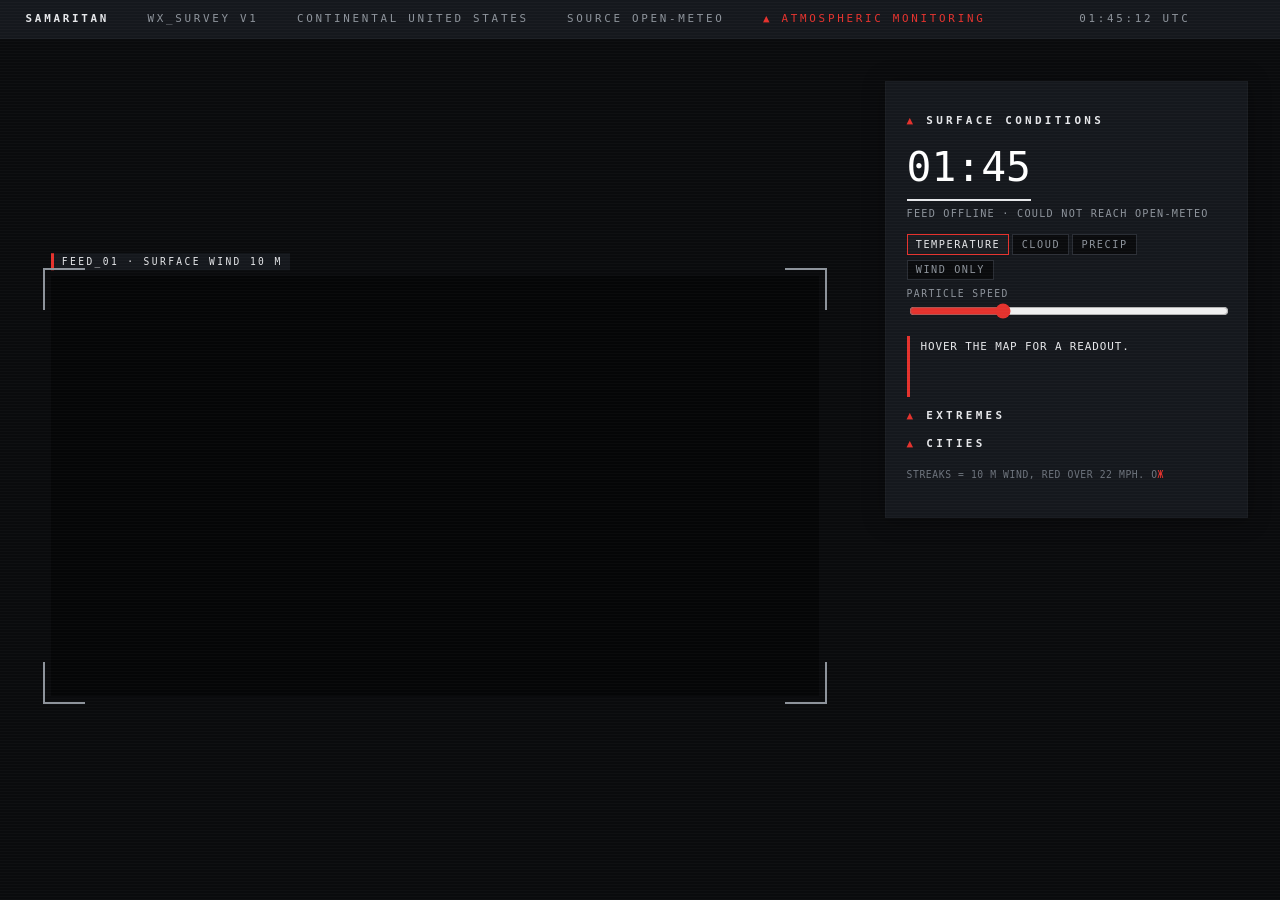
<file: slides/us-weather.html>
<!doctype html><meta charset=utf-8><meta name=viewport content="width=device-width,initial-scale=1,viewport-fit=cover"><!--/MVP--><style>/* Samaritan kit CSS. body.dark (default) or body.light. Inlined by web.py push for pages containing <!--SAMKIT-->. */
:root{--red:#e5322d;--gold:#ffd27a;--mono:'DejaVu Sans Mono',Menlo,Consolas,monospace}
body,body.dark{--bg:#0a0b0d;--panel:#15181d;--line:#1a1d22;--ink:#e6e7ea;--hi:#fff;--dim:#8d939b;--dim2:#6d737c;--feed:#050607;--btn:#0a0b0d;--btnline:#2a2e35;--scan:rgba(255,255,255,.022)}
body.light{--bg:#d4dcdd;--panel:#eef2f2;--line:#aab5b8;--ink:#2b3434;--hi:#14161a;--dim:#6f7a7c;--dim2:#9aa0a8;--feed:#14161a;--btn:#eef2f2;--btnline:#aab5b8;--scan:rgba(0,0,0,.025);--gold:#b5541d}
html,body{margin:0;height:100%;overflow:hidden;background:var(--bg);color:var(--ink);font-family:var(--mono);user-select:none}
body:before{content:"";position:fixed;inset:0;background:repeating-linear-gradient(0deg,var(--scan) 0 1px,transparent 1px 3px);pointer-events:none;z-index:50}
.s-hdr{position:fixed;left:0;right:0;top:0;height:4.2vh;background:var(--panel);border-bottom:1px solid var(--line);display:flex;align-items:center;gap:3vw;padding:0 2vw;font-size:.85vw;letter-spacing:.25em;color:var(--dim);z-index:40;text-transform:uppercase}
.s-hdr b{color:var(--ink)}.s-hdr i{color:var(--red);font-style:normal}.s-hdr .clk{margin-left:auto;margin-right:5vw}
.s-frame{position:fixed;background:var(--feed)}.s-frame .tab{position:absolute;left:0;top:-.6em;transform:translateY(-100%);font-size:.75vw;letter-spacing:.25em;background:var(--panel);color:var(--ink);border-left:3px solid var(--red);padding:.3em .8em;text-transform:uppercase}
.s-frame .k{position:absolute;width:40px;height:40px;border:2px solid var(--dim);pointer-events:none}
.s-frame .k.a{left:-8px;top:-8px;border-right:0;border-bottom:0}.s-frame .k.b{right:-8px;top:-8px;border-left:0;border-bottom:0}
.s-frame .k.c{left:-8px;bottom:-8px;border-right:0;border-top:0}.s-frame .k.d{right:-8px;bottom:-8px;border-left:0;border-top:0}
.s-panel{position:fixed;right:2.5vw;top:9vh;width:25vw;max-height:86vh;overflow:hidden;font-size:.95vw;line-height:1.55;background:var(--panel);border:1px solid var(--line);padding:1.6vw;box-shadow:0 2px 20px rgba(0,0,0,.35);z-index:30}
.s-panel h1,.s-h{font-weight:600;font-size:.9em;letter-spacing:.3em;color:var(--ink);margin:1em 0 .4em;text-transform:uppercase}.s-panel h1:before,.s-h:before{content:"▲ ";color:var(--red)}
.s-big{font-size:3.4em;color:var(--hi);border-bottom:2px solid var(--ink);display:inline-block}
.s-sub{color:var(--dim);text-transform:uppercase;letter-spacing:.12em;font-size:.84em;margin:.5em 0 1em}
.s-info{min-height:5em;border-left:3px solid var(--red);padding:.3em 0 .3em 1em;margin:1em 0;text-transform:uppercase;font-size:.9em;letter-spacing:.08em}
.s-info b,.s-gold{color:var(--gold);font-weight:normal}
.s-row{margin:.3em 0}.s-row label{display:block;font-size:.8em;letter-spacing:.15em;color:var(--dim);text-transform:uppercase}
input[type=range]{width:100%;accent-color:var(--red)}
.s-btn{background:var(--btn);color:var(--dim);border:1px solid var(--btnline);padding:.35em .8em;margin:.25em .3em .25em 0;font:.84em var(--mono);letter-spacing:.15em;cursor:pointer;text-transform:uppercase}
.s-btn.on{background:var(--line);color:var(--ink);border-color:var(--red)}
.s-note{color:var(--dim2);font-size:.8em;margin-top:1.4em;text-transform:uppercase;letter-spacing:.06em}
.s-tip{position:fixed;pointer-events:none;font:12px var(--mono);letter-spacing:.15em;color:var(--ink);background:var(--panel);padding:2px 6px;border-left:2px solid var(--red);text-transform:uppercase;z-index:60;display:none}
</style><script>function roll(root){if(!root)return;const GL='ИЯƎƆƧΣΞЖƐ⅃ↄ#%&<>=+0123456789',S=[];
 const w=document.createTreeWalker(root,NodeFilter.SHOW_TEXT,{acceptNode:n=>n.parentElement.closest('script,style,.lab,.cur,#hdr,.k')?2:(n.nodeValue.trim()?1:2)});
 const ns=[];while(w.nextNode())ns.push(w.currentNode);
 ns.forEach(n=>{const f=document.createDocumentFragment(),hl=!!n.parentElement.closest('b,strong');for(const c of n.nodeValue){const s=document.createElement('span');s.textContent=c;
  if(c.trim()||hl){s.style.visibility='hidden';s.dataset.c=c;S.push(s)}f.appendChild(s)}n.replaceWith(f)});root.classList.add('rl');
 if(!S.length)return;const G=new Map();S.forEach(s=>{const b=s.closest('p,li,h1,h2,h3,pre,.q,td,div')||root;if(!G.has(b))G.set(b,[]);G.get(b).push(s)});
 const gs=[...G.values()],L=Math.max(...gs.map(g=>g.length)),ms=Math.max(4,Math.min(28,1800/L)),t0=performance.now()+250,ks=gs.map(()=>0);let done=false;
 const fin=()=>{done=true;S.forEach(s=>{s.textContent=s.dataset.c;s.style.visibility='';s.style.color=''})};
 addEventListener('click',fin,{once:true});addEventListener('keydown',fin,{once:true});
 (function f(now){if(done)return;const K=Math.max(0,Math.floor((now-t0)/ms));let left=false;
  gs.forEach((g,i)=>{const k2=Math.min(g.length,K);for(let k=ks[i];k<k2;k++){g[k].textContent=g[k].dataset.c;g[k].style.visibility='';g[k].style.color=''}ks[i]=k2;
   if(k2<g.length){left=true;const s=g[k2];s.style.visibility='';s.textContent=GL[Math.random()*GL.length|0];s.style.color='#e5322d'}});
  if(left)requestAnimationFrame(f)})(performance.now())}
/* Samaritan kit JS (window.S). See SKILL.md "Samaritan kit". */
const S=(()=>{const S={};S.GL='ИЯƎƆƧΣΞЖƐ⅃ↄ#%&<>=+0123456789';S.C={red:'#e5322d',gold:'#ffd27a',ink:'#e6e7ea',dim:'#8d939b',bg:'#0a0b0d',panel:'#15181d',feed:'#050607'};
const el=(t,c,h)=>{const e=document.createElement(t);if(c)e.className=c;if(h!=null)e.innerHTML=h;return e};S.el=el;
// decode one element's text (Promise). ms per letter.
S.decode=(e,txt,ms=28)=>new Promise(r=>{txt=txt??e.textContent;const t0=performance.now();(function f(n){const k=Math.min(txt.length,(n-t0)/ms|0);
 if(k<txt.length){e.textContent=txt.slice(0,k)+(txt[k]===' '?' ':S.GL[Math.random()*S.GL.length|0]);requestAnimationFrame(f)}else{e.textContent=txt;r()}})(t0)});
// roll all text under root in parallel (layout-stable). Provided by web.ROLL_JS as global roll(); alias here.
S.roll=r=>window.roll&&window.roll(r);
// canvas with dpr; returns object whose W,H update on resize. box: fn()->{x,y,w,h} in CSS px (default full window)
S.canvas=(box,onResize)=>{const c=el('canvas');c.style.position='fixed';document.body.appendChild(c);const o={c,ctx:c.getContext('2d')};
 const sz=()=>{const d=devicePixelRatio||1,b=box?box():{x:0,y:0,w:innerWidth,h:innerHeight};Object.assign(c.style,{left:b.x+'px',top:b.y+'px',width:b.w+'px',height:b.h+'px'});
  c.width=b.w*d;c.height=b.h*d;o.ctx.setTransform(d,0,0,d,0,0);o.W=b.w;o.H=b.h;o.dpr=d;onResize&&onResize(o)};addEventListener('resize',sz);sz();return o};
// animation loop fn(tSeconds, dtSeconds); returns stop()
S.loop=fn=>{let on=true,last=performance.now();const f=n=>{if(!on)return;const dt=Math.min(.1,(n-last)/1000);last=n;fn(n/1000,dt);requestAnimationFrame(f)};requestAnimationFrame(f);return()=>on=false};
// header strip: S.header(['SKY_SURVEY v1','LOC ...'],{status:'OBSERVATION ACTIVE',clock:true})
S.header=(items=[],o={})=>{const h=el('div','s-hdr','<b>SAMARITAN</b>'+items.map(s=>`<span>${s}</span>`).join('')+(o.status?`<i>▲ ${o.status}</i>`:'')+(o.clock!==false?'<span class=clk></span>':''));
 document.body.appendChild(h);const c=h.querySelector('.clk');if(c){const u=()=>c.textContent=new Date().toISOString().slice(11,19)+' UTC';u();setInterval(u,1000)}return h};
// FEED frame with tab + corner brackets at box fn()->{x,y,w,h}
S.frame=(label,box)=>{const f=el('div','s-frame',`<div class=tab>${label}</div><i class="k a"></i><i class="k b"></i><i class="k c"></i><i class="k d"></i>`);document.body.appendChild(f);
 const p=()=>{const b=box();Object.assign(f.style,{left:b.x+'px',top:b.y+'px',width:b.w+'px',height:b.h+'px'})};addEventListener('resize',p);p();return f};
// side panel with builders
S.panel=(title)=>{const p=el('div','s-panel');document.body.appendChild(p);const add=(h,c,t='div')=>{const e=el(t,c,h);p.appendChild(e);return e};
 const P={el:p,h:t=>add(t,'s-h'),big:t=>add(t,'s-big'),sub:t=>add(t,'s-sub'),html:(h,c)=>add(h,c),note:t=>add(t,'s-note'),info:(t='SELECT A TARGET.')=>add(t,'s-info'),
  slider(label,min,max,val,cb,step=1){const r=add(`<label>${label}</label><input type=range min=${min} max=${max} step=${step} value=${val}>`,'s-row').querySelector('input');r.oninput=()=>cb(+r.value);return r},
  buttons(){return add('','s-row')},
  toggle(label,on,cb,row){const b=el('button','s-btn'+(on?' on':''),label);(row||add('','s-row')).appendChild(b);b.onclick=()=>{on=!on;b.classList.toggle('on',on);cb(on)};return b},
  button(label,cb,row){const b=el('button','s-btn',label);(row||add('','s-row')).appendChild(b);b.onclick=()=>cb(b);return b}};
 // auto-fit: shrink the panel's font (all sizes are em) until it fits its max-height; re-runs on content change and resize
 let q=0;P.fit=()=>{if(q)return;q=requestAnimationFrame(()=>{q=0;let s=.95;p.style.fontSize=s+'vw';while(p.scrollHeight>p.clientHeight+1&&s>.45){s-=.025;p.style.fontSize=s+'vw'}})};
 new MutationObserver(P.fit).observe(p,{childList:true,subtree:true});addEventListener('resize',P.fit);
 if(title)P.h(title);return P};
// hover/click nearest item. items()->[{x,y,label|n|name}] in client px. Generous radius; picks on pointerdown so moving targets are easy to hit.
S.pick=(target,items,o={})=>{const tip=el('div','s-tip');document.body.appendChild(tip);const r=o.r||32;
 const lab=it=>o.tip?o.tip(it):(it.label??it.n??it.name??'');
 const near=e=>{let b=null,bd=r;for(const it of items()){const d=Math.hypot(it.x-e.clientX,it.y-e.clientY);if(d<bd){bd=d;b=it}}return b};
 target.addEventListener('pointermove',e=>{const it=near(e),s=it&&lab(it);tip.style.display=s?'block':'none';target.style.cursor=it?'pointer':'';
  if(s){tip.style.left=e.clientX+16+'px';tip.style.top=e.clientY-30+'px';tip.textContent=s}});
 target.addEventListener('pointerleave',()=>tip.style.display='none');
 target.addEventListener('pointerdown',e=>o.onPick&&o.onPick(near(e)))};
// Samaritan drawing vocabulary: thin lines, brackets, mono tags, one red accent.
S.grid=(ctx,W,H,step=40)=>{ctx.strokeStyle='rgba(230,231,234,.045)';ctx.lineWidth=1;ctx.beginPath();for(let x=step;x<W;x+=step){ctx.moveTo(x+.5,0);ctx.lineTo(x+.5,H)}for(let y=step;y<H;y+=step){ctx.moveTo(0,y+.5);ctx.lineTo(W,y+.5)}ctx.stroke()};
S.reticle=(ctx,x,y,s=12,col='rgba(230,231,234,.8)')=>{ctx.strokeStyle=col;ctx.lineWidth=1;const k=s*.45;ctx.beginPath();
 for(const[a,b]of[[-1,-1],[1,-1],[-1,1],[1,1]]){ctx.moveTo(x+a*s,y+b*(s-k));ctx.lineTo(x+a*s,y+b*s);ctx.lineTo(x+a*(s-k),y+b*s)}ctx.stroke()};
S.tag=(ctx,x,y,txt,o={})=>{ctx.font=(o.size||11)+'px '+getComputedStyle(document.body).getPropertyValue('--mono');const w=ctx.measureText(txt).width+12,h=(o.size||11)+8;
 ctx.fillStyle=o.bg||'rgba(21,24,29,.9)';ctx.fillRect(x,y-h/2,w,h);ctx.fillStyle=o.red?S.C.red:S.C.red+'00';if(o.red!==false){ctx.fillStyle=S.C.red;ctx.fillRect(x,y-h/2,2,h)}
 ctx.fillStyle=o.col||S.C.ink;ctx.textBaseline='middle';ctx.fillText(txt,x+7,y+.5);ctx.textBaseline='alphabetic';return w};
// red triangle marker around a point
S.marker=(ctx,x,y,s=18)=>{ctx.strokeStyle=S.C.red;ctx.lineWidth=1.5;ctx.beginPath();ctx.moveTo(x,y-s);ctx.lineTo(x+s*.87,y+s*.5);ctx.lineTo(x-s*.87,y+s*.5);ctx.closePath();ctx.stroke()};
// glowing dot; rgb as 'r,g,b'
S.glow=(ctx,x,y,r,rgb,core=.25)=>{const g=ctx.createRadialGradient(x,y,0,x,y,r);g.addColorStop(0,`rgba(${rgb},1)`);g.addColorStop(core,`rgba(${rgb},.5)`);g.addColorStop(1,`rgba(${rgb},0)`);ctx.fillStyle=g;ctx.beginPath();ctx.arc(x,y,r,0,7);ctx.fill()};
S.keys=map=>addEventListener('keydown',e=>{const f=map[e.key];if(f){f(e);e.preventDefault()}});
// astronomy (J2000, low precision, fine for display)
const R=Math.PI/180;S.astro={jd:d=>(d instanceof Date?d.getTime():d)/86400000+2440587.5,
 gmst:jd=>((280.46061837+360.98564736629*(jd-2451545))%360+360)%360,
 altaz(ra,dec,lat,lon,jd){const H=(S.astro.gmst(jd)+lon-ra)*R,d=dec*R,p=lat*R;const alt=Math.asin(Math.sin(d)*Math.sin(p)+Math.cos(d)*Math.cos(p)*Math.cos(H));
  const az=Math.atan2(-Math.cos(d)*Math.sin(H),Math.sin(d)*Math.cos(p)-Math.cos(d)*Math.sin(p)*Math.cos(H));return[alt/R,(az/R+360)%360]},
 dir:az=>['north','north-east','east','south-east','south','south-west','west','north-west'][Math.round(az/45)%8]};
return S})();

/* ---- Reference screens (from the show; see /workspace/screen-archive/references/samaritan/). Adapted from gallery/wakeup.tpl.html. ---- */
S._load=src=>new Promise(r=>{const im=new Image();im.onload=()=>r(im);im.onerror=()=>r(null);im.src=src});
S._pre=(im,w,h,filter,fit)=>{const c=document.createElement('canvas');c.width=w;c.height=h;const x=c.getContext('2d');x.filter=filter||'none';
 if(im&&fit==='contain'){const s=Math.min(w/im.width,h/im.height),dw=im.width*s,dh=im.height*s;x.fillStyle='#16191d';x.fillRect(0,0,w,h);x.drawImage(im,(w-dw)/2,(h-dh)/2,dw,dh)}
 else if(im){const a=im.width/im.height,b=w/h;let sw=im.width,sh=im.height,sx=0,sy=0;if(a>b){sw=sh*b;sx=(im.width-sw)/2}else{sh=sw/b;sy=(im.height-sh)/2}x.drawImage(im,sx,sy,sw,sh,0,0,w,h)}
 else{x.fillStyle='#2b3434';x.fillRect(0,0,w,h)}return c};
S._light=e=>{e.style.cssText+=';position:fixed;inset:0;overflow:hidden;background:radial-gradient(ellipse at 50% 46%,#fbfbfb 0%,#e9ecec 55%,#c3c9ca 100%)'};
S._css=(id,css)=>{if(document.getElementById(id))return;const s=document.createElement('style');s.id=id;s.textContent=css;document.head.appendChild(s)};

// 1) DATA WALL ("TOTAL ACCESS ACHIEVED"): pale screen of scrolling columns (grey thumbnails + data bars), a box in the
// middle whose lines decode in turn. S.assimilate({images:[url], lines:[[main,sub],...], title, hold}) -> Promise (resolves after the last line).
S.assimilate=async(o={})=>{S._css('s-asm',`.s-asm .box{position:absolute;left:50%;top:50%;transform:translate(-50%,-50%);width:34vw;min-width:420px;z-index:2}
.s-asm .t{background:#fff;border:2px solid #222;color:#111;font:600 2.1vh/1 var(--mono);letter-spacing:.12em;padding:.7vh .8vw;text-transform:uppercase}
.s-asm .s{background:#0d0f10;color:#f2f2f2;font:600 2.1vh/1 var(--mono);letter-spacing:.1em;padding:1.1vh .8vw .5vh;margin-top:2px;min-height:2.1vh;text-transform:uppercase}
.s-asm .u{background:#0d0f10;color:#8d9497;font:500 1.5vh/1 var(--mono);letter-spacing:.12em;padding:.2vh .8vw 1vh;min-height:1.5vh;text-transform:uppercase}
.s-asm .bl{animation:sb 1s steps(1) infinite}@keyframes sb{50%{opacity:0}}`);
 const root=S.el('div','s-asm');S._light(root);root.style.zIndex=o.z||20;document.body.appendChild(root);const cv=S.el('canvas');cv.style.cssText='position:absolute;inset:0;width:100%;height:100%';root.appendChild(cv);
 const box=S.el('div','box',`<div class=t>${o.title||'TOTAL ACCESS ACHIEVED'}</div><div class=s><span></span><span class=bl>_</span></div><div class=u></div>`);root.appendChild(box);
 const g=(await Promise.all((o.images||[]).map(S._load))).filter(Boolean).map(im=>S._pre(im,176,99,'grayscale(1) contrast(1.15) brightness(1.05)'));
 const W=innerWidth,H=innerHeight,d=devicePixelRatio||1,cols=[];let x=-20,k=0;
 while(x<W){const w=[22,30,44,60,88,120][Math.random()*6|0],items=[];let L=0;
  while(L<H*1.2){if(g.length&&Math.random()<.45){const h=w*99/176;items.push([g[(k++)%g.length],L,w,h]);L+=h+14}else{const h=4+Math.random()*30|0;items.push([null,L,w*(.2+Math.random()*.8)|0,h]);L+=h+14}}
  const s=S.el('canvas');s.width=Math.ceil(w*d);s.height=Math.ceil(L*d);const sx=s.getContext('2d');sx.scale(d,d);
  for(const[im,y,iw,ih]of items){if(im){sx.globalAlpha=.75;sx.drawImage(im,0,y,iw,ih)}else{sx.globalAlpha=.55;sx.fillStyle='#2b3434';sx.fillRect(0,y,iw,ih)}}
  cols.push({x,w,L,s,v:(Math.random()<.5?-1:1)*(40+Math.random()*260),y:-Math.random()*L});x+=w+8+Math.random()*40}
 cv.width=W*d;cv.height=H*d;const cx=cv.getContext('2d');let alive=true;const t0=performance.now();
 (function f(n){if(!alive)return;const t=(n-t0)/1000;cx.setTransform(d,0,0,d,0,0);cx.clearRect(0,0,W,H);
  for(const c of cols){let y=((c.y+c.v*t)%c.L+c.L)%c.L-c.L;for(;y<H;y+=c.L)cx.drawImage(c.s,c.x,y,c.w,c.L)}requestAnimationFrame(f)})(t0);
 const sl=box.querySelector('.s span'),ul=box.querySelector('.u');let skip=false;root.onclick=()=>skip=true;
 for(const[a,b]of(o.lines||[['ASSIMILATING DATA','']])){if(skip)break;ul.textContent='';await S.decode(sl,a,22);ul.textContent=b||'';await new Promise(r=>setTimeout(r,o.hold||1700))}
 if(o.keep)return root;alive=false;root.remove()};

// 2) FEED WALL (surveillance wall): pale screen, a central column of large framed feeds that steps through items, a
// blurred grey column on the left, a column of small feeds on the right, an INPUT list and a decoding readout.
// S.feedwall({feeds:[{src,id,name,meta,text}], title, auto:ms|0}) -> {go(i)}. Up/Down or click a feed to step.
S.feedwall=async(o={})=>{S._css('s-fw',`.s-fw .inp{position:absolute;right:23vw;top:9vh;color:#2b3434;font:500 1.25vh/1.75 var(--mono);letter-spacing:.08em;white-space:pre}
.s-fw .inp .hi{background:#2b3434;color:#f4f4f4}.s-fw .rd{position:absolute;right:2.5vw;bottom:8vh;width:18vw;color:#2b3434;font:500 1.4vh/1.6 var(--mono);letter-spacing:.08em;border:1.5px solid #2b3434;padding:1vh .7vw;background:rgba(238,242,242,.85);text-transform:uppercase}
.s-fw .rd b{display:block;font-weight:600;font-size:1.7vh;margin-bottom:.6vh}.s-fw .rd b:before{content:"▲ ";color:var(--red)}
.s-fw .tt{position:absolute;left:2.5vw;top:3vh;z-index:3;background:rgba(238,242,242,.92);padding:.8vh .8vw;border-left:3px solid var(--red);color:#2b3434;font:600 1.5vh/1 var(--mono);letter-spacing:.3em;text-transform:uppercase}.s-fw .tt i{color:var(--red);font-style:normal}
.s-fw .edge{position:absolute;top:0;bottom:0;left:0;width:6vw;background:linear-gradient(90deg,#1a1c1d,rgba(26,28,29,0))}`);
 const root=S.el('div','s-fw');S._light(root);root.style.zIndex=o.z||20;document.body.appendChild(root);const cv=S.el('canvas');cv.style.cssText='position:absolute;inset:0;width:100%;height:100%';root.appendChild(cv);
 root.appendChild(S.el('div','edge'));root.appendChild(S.el('div','tt',`<i>▲</i> SAMARITAN · ${o.title||'FEED WALL'}`));const inp=S.el('div','inp');root.appendChild(inp);const rd=S.el('div','rd','<b></b><span></span>');root.appendChild(rd);
 const F=o.feeds||[],N=F.length,ims=await Promise.all(F.map(f=>S._load(f.src)));
 const big=ims.map(im=>S._pre(im,960,540,'none',o.fit||'contain')),side=ims.map(im=>S._pre(im,256,144,'saturate(.6)')),left=ims.map(im=>S._pre(im,176,99,'grayscale(1) blur(.6px)'));
 const cx=cv.getContext('2d'),MONO=getComputedStyle(document.body).getPropertyValue('--mono')||'monospace';let pos=0,sel=0,hits=[];
 const col=(L,idx,x,w,off,gap,a,ol)=>{const H=innerHeight,h=w*9/16,p=h+gap;cx.globalAlpha=a;for(let j=Math.floor(off/p);j*p-off<H;j++){const y=j*p-off;cx.drawImage(L[idx(j)],x,y,w,h);if(ol){cx.strokeStyle='#8a9192';cx.lineWidth=1;cx.strokeRect(x-.5,y-.5,w+1,h+1)}}cx.globalAlpha=1};
 const md=i=>((i%N)+N)%N;
 function draw(){const W=innerWidth,H=innerHeight,d=devicePixelRatio||1,vw=W/100,vh=H/100;if(cv.width!==Math.round(W*d)){cv.width=Math.round(W*d);cv.height=Math.round(H*d)}
  cx.setTransform(d,0,0,d,0,0);cx.clearRect(0,0,W,H);const w=o.width?o.width*vw:34*vw,x=44*vw-w/2,h=w*9/16,p=h+1.6*vh,top=(H-h)/2;hits=[];
  if(N){col(left,j=>md(j*5),12*vw,6.5*vw,pos*p*.3,.7*vh,.7,false);col(side,j=>md(j*3+1),W-20*vw+(o.width?0:0),7*vw,pos*p*.55,.8*vh,1,true);}
  for(let i=Math.floor(pos-top/p)-1;i<=pos+H/p+1;i++){const y=top+(i-pos)*p;if(y>H||y+h<0||!N)continue;const k=md(i),f=F[k],on=k===sel&&Math.abs(i-pos)<.5;hits.push([y,y+h,i]);
   cx.fillStyle='#111';cx.fillRect(x,y,w,h);cx.drawImage(big[k],x+2,y+2,w-4,h-4);cx.strokeStyle='#f4f4f4';cx.lineWidth=2;cx.strokeRect(x+1,y+1,w-2,h-2);
   cx.strokeStyle=on?S.C.red:'#8a9192';cx.lineWidth=on?3:1;cx.strokeRect(x-1.5,y-1.5,w+3,h+3);
   cx.textBaseline='top';cx.textAlign='left';cx.font=`600 ${1.25*vh}px ${MONO}`;const kt=`${f.id||('F'+String(k+1).padStart(2,'0'))} // FEED`,kw=cx.measureText(kt).width;
   if(on){cx.fillStyle=S.C.red;cx.fillRect(x+.3*vw,y+.35*vh,kw+.6*vw,1.75*vh)}cx.shadowColor='#000';cx.shadowBlur=on?0:3;cx.fillStyle='#e9ecec';cx.fillText(kt,x+.6*vw,y+.6*vh);
   cx.shadowBlur=3;cx.textAlign='right';cx.textBaseline='bottom';cx.font=`500 ${1.2*vh}px ${MONO}`;cx.fillText((f.name||'').toUpperCase(),x+w-.6*vw,y+h-.6*vh-1.6*vh);cx.fillText((f.meta||'').toUpperCase(),x+w-.6*vw,y+h-.6*vh);cx.shadowBlur=0}}
 const go=async k=>{sel=md(k);inp.innerHTML=Array.from({length:Math.min(12,N)},(_,i)=>{const f=F[md(sel+i-1)],s=`INPUT_${String(md(sel+i-1)+1).padStart(2,'0')}  ${(f.id||'').padEnd(5)} ${i===1?'<<':'  '}`;return i===1?`<span class=hi>${s}</span>`:s}).join('\n');
  const f=F[sel];S.decode(rd.querySelector('b'),(f.name||'').toUpperCase(),14);S.decode(rd.querySelector('span'),f.text||f.meta||'',8);
  let tgt=k;const p0=pos,t0=performance.now();for(;;){const u=Math.min(1,(performance.now()-t0)/300),e=u<.5?4*u*u*u:1-Math.pow(2-2*u,3)/2;pos=p0+(tgt-p0)*e;draw();if(u>=1)break;await new Promise(r=>requestAnimationFrame(r))}};
 let cur=o.start||0,timer=null;const step=n=>{cur+=n;go(cur);if(o.auto){clearInterval(timer);timer=setInterval(()=>{cur++;go(cur)},o.auto)}};
 addEventListener('keydown',e=>{if(e.key=='ArrowDown'){step(1);e.preventDefault()}if(e.key=='ArrowUp'){step(-1);e.preventDefault()}});
 cv.addEventListener('pointerdown',e=>{for(const[a,b,i]of hits)if(e.clientY>=a&&e.clientY<=b&&e.clientX>innerWidth*.27&&e.clientX<innerWidth*.61){cur=i;step(0)}});
 addEventListener('resize',draw);step(0);return{go:i=>{cur=i;step(0)},root}};

// 3) MANDATE box (dark map screens): bordered panel with a top line, a red-chip message and a footer.
// S.mandate({top:['SAMARITAN','v.305'], chip:'AUXILIARY MANDATE:', msg:'LOCATE TARGET', foot:'...'}) -> element
S.mandate=(o={})=>{S._css('s-md',`.s-md{position:fixed;left:26vw;top:7vh;width:48vw;border:2px solid #cfd3d4;background:rgba(10,11,12,.92);z-index:35;font-family:var(--mono)}
.s-md .a{display:flex;justify-content:space-between;color:#cfd3d4;font:600 1.5vh/1 var(--mono);letter-spacing:.14em;padding:.6vh .6vw;border-bottom:1px solid #555}
.s-md .m{padding:1.2vh .6vw 1.4vh;color:#fff;font:600 2.6vh/1 var(--mono);letter-spacing:.12em;text-transform:uppercase}.s-md .m b{background:var(--red);color:#fff;padding:.25vh .4vw;font-weight:600;margin-right:.8vw}
.s-md .f{display:flex;justify-content:flex-end;color:#7d8587;font:500 1.1vh/1 var(--mono);letter-spacing:.1em;padding:.4vh .6vw;border-top:1px solid #333}`);
 const e=S.el('div','s-md',`<div class=a>${(o.top||['SAMARITAN','']).map(s=>`<span>${s}</span>`).join('')}</div><div class=m><b>${o.chip||'PRIMARY MANDATE:'}</b><span></span></div><div class=f>${o.foot||''}</div>`);
 document.body.appendChild(e);S.decode(e.querySelector('.m span'),o.msg||'',24);return e};
// Dark Leaflet map (Esri dark grey, greyed): S.leafletDark(div,{center,zoom,...leaflet opts}) -> Promise<map>. Chrome loads Leaflet from unpkg.
S.leafletDark=(box,o={})=>new Promise((res,rej)=>{S._css('s-lf',`.leaflet-container{background:#1d1f22!important;font-family:var(--mono)}.leaflet-tile-pane{filter:grayscale(1) brightness(1.45) contrast(1.1)}
.leaflet-control-attribution{background:#0a0b0dcc!important;color:#6d737c!important;font:10px var(--mono)}.leaflet-control-attribution a{color:#8d939b!important}`);
 const go=()=>{const m=L.map(box,Object.assign({zoomControl:false,attributionControl:true,worldCopyJump:true},o));
  L.tileLayer('https://server.arcgisonline.com/ArcGIS/rest/services/Canvas/World_Dark_Gray_Base/MapServer/tile/{z}/{y}/{x}',{maxZoom:16,attribution:'Tiles &copy; Esri, HERE, Garmin, &copy; OpenStreetMap'}).addTo(m);res(m)};
 if(window.L)return go();const l=document.createElement('link');l.rel='stylesheet';l.href='https://unpkg.com/leaflet@1.9.4/dist/leaflet.css';document.head.appendChild(l);
 const s=document.createElement('script');s.src='https://unpkg.com/leaflet@1.9.4/dist/leaflet.js';s.onload=go;s.onerror=rej;document.head.appendChild(s)});
</script><body class=dark><script>
const US=[[[-87.36,35.0],[-85.61,34.98],[-85.43,34.12],[-85.18,32.86],[-85.07,32.58],[-84.96,32.42],[-85.0,32.32],[-84.89,32.26],[-85.06,32.14],[-85.05,32.01],[-85.14,31.84],[-85.04,31.54],[-85.11,31.28],[-85.0,31.0],[-85.5,31.0],[-87.6,31.0],[-87.63,30.87],[-87.41,30.67],[-87.45,30.51],[-87.37,30.43],[-87.52,30.28],[-87.66,30.25],[-87.91,30.41],[-87.93,30.66],[-88.01,30.69],[-88.1,30.5],[-88.14,30.32],[-88.39,30.37],[-88.47,31.9],[-88.24,33.8],[-88.1,34.89],[-88.2,35.0],[-87.36,35.0]],[[-109.04,37.0],[-109.05,31.33],[-111.07,31.33],[-112.25,31.7],[-114.82,32.49],[-114.72,32.72],[-114.52,32.76],[-114.47,32.84],[-114.52,33.03],[-114.66,33.03],[-114.73,33.41],[-114.52,33.55],[-114.5,33.7],[-114.54,33.93],[-114.42,34.11],[-114.26,34.17],[-114.14,34.31],[-114.33,34.45],[-114.47,34.71],[-114.63,34.88],[-114.63,35.0],[-114.57,35.14],[-114.6,35.32],[-114.68,35.52],[-114.74,36.1],[-114.37,36.14],[-114.25,36.02],[-114.15,36.03],[-114.05,36.2],[-114.05,37.0],[-110.5,37.01],[-109.04,37.0]],[[-94.47,36.5],[-90.15,36.5],[-90.06,36.3],[-90.22,36.18],[-90.38,36.0],[-89.73,36.0],[-89.76,35.81],[-89.91,35.76],[-89.94,35.6],[-90.13,35.44],[-90.11,35.2],[-90.21,35.02],[-90.31,35.0],[-90.25,34.91],[-90.41,34.83],[-90.48,34.66],[-90.59,34.62],[-90.57,34.42],[-90.75,34.37],[-90.74,34.3],[-90.95,34.14],[-90.89,34.03],[-91.07,33.87],[-91.23,33.56],[-91.06,33.43],[-91.14,33.35],[-91.09,33.14],[-91.17,33.0],[-93.61,33.02],[-94.04,33.02],[-94.04,33.55],[-94.18,33.59],[-94.38,33.54],[-94.48,33.64],[-94.43,35.4],[-94.62,36.5],[-94.47,36.5]],[[-123.23,42.01],[-122.38,42.01],[-121.04,42.0],[-120.0,42.0],[-120.0,40.26],[-120.0,39.0],[-118.71,38.1],[-117.5,37.22],[-116.54,36.5],[-115.85,35.97],[-114.63,35.0],[-114.63,34.88],[-114.47,34.71],[-114.33,34.45],[-114.14,34.31],[-114.26,34.17],[-114.42,34.11],[-114.54,33.93],[-114.5,33.7],[-114.52,33.55],[-114.73,33.41],[-114.66,33.03],[-114.52,33.03],[-114.47,32.84],[-114.52,32.76],[-114.72,32.72],[-116.05,32.62],[-117.13,32.54],[-117.25,32.67],[-117.25,32.88],[-117.33,33.12],[-117.47,33.3],[-117.78,33.54],[-118.18,33.76],[-118.26,33.7],[-118.41,33.74],[-118.39,33.84],[-118.57,34.04],[-118.8,34.0],[-119.22,34.15],[-119.28,34.27],[-119.56,34.42],[-119.88,34.41],[-120.14,34.48],[-120.47,34.45],[-120.65,34.58],[-120.61,34.86],[-120.67,34.9],[-120.63,35.1],[-120.89,35.25],[-120.91,35.45],[-121.0,35.46],[-121.17,35.64],[-121.28,35.67],[-121.33,35.78],[-121.72,36.2],[-121.9,36.32],[-121.94,36.64],[-121.86,36.61],[-121.79,36.8],[-121.93,36.98],[-122.11,36.96],[-122.34,37.12],[-122.42,37.24],[-122.4,37.36],[-122.52,37.52],[-122.52,37.78],[-122.33,37.78],[-122.41,38.15],[-122.49,38.11],[-122.5,37.93],[-122.7,37.89],[-122.94,38.03],[-122.98,38.27],[-123.13,38.45],[-123.33,38.57],[-123.44,38.7],[-123.74,38.96],[-123.69,39.03],[-123.82,39.37],[-123.76,39.55],[-123.85,39.83],[-124.11,40.11],[-124.36,40.26],[-124.41,40.44],[-124.16,40.88],[-124.11,41.03],[-124.16,41.14],[-124.07,41.44],[-124.15,41.72],[-124.26,41.78],[-124.21,42.0],[-123.23,42.01]],[[-107.92,41.0],[-105.73,41.0],[-104.05,41.0],[-102.05,41.0],[-102.05,40.0],[-102.04,36.99],[-103.0,37.0],[-104.34,36.99],[-106.87,36.99],[-107.42,37.0],[-109.04,37.0],[-109.04,38.17],[-109.06,38.28],[-109.05,39.13],[-109.05,41.0],[-107.92,41.0]],[[-73.05,42.04],[-71.8,42.02],[-71.8,42.01],[-71.8,41.41],[-71.86,41.32],[-71.95,41.34],[-72.39,41.26],[-72.91,41.28],[-73.13,41.15],[-73.37,41.1],[-73.66,40.99],[-73.73,41.1],[-73.48,41.21],[-73.55,41.29],[-73.49,42.05],[-73.05,42.04]],[[-75.41,39.8],[-75.51,39.68],[-75.61,39.62],[-75.59,39.46],[-75.44,39.31],[-75.4,39.07],[-75.19,38.81],[-75.09,38.8],[-75.05,38.45],[-75.69,38.46],[-75.79,39.72],[-75.62,39.83],[-75.41,39.8]],[[-77.04,38.99],[-76.91,38.9],[-77.04,38.79],[-77.12,38.93],[-77.04,38.99]],[[-85.5,31.0],[-85.0,31.0],[-84.87,30.71],[-83.5,30.65],[-82.22,30.57],[-82.17,30.36],[-82.05,30.36],[-82.0,30.56],[-82.04,30.75],[-81.95,30.83],[-81.72,30.75],[-81.44,30.71],[-81.38,30.27],[-81.26,29.79],[-80.97,29.15],[-80.52,28.46],[-80.59,28.41],[-80.57,28.09],[-80.38,27.74],[-80.09,27.02],[-80.03,26.8],[-80.04,26.57],[-80.15,25.74],[-80.24,25.72],[-80.34,25.47],[-80.3,25.38],[-80.5,25.2],[-80.57,25.24],[-80.76,25.16],[-81.08,25.12],[-81.17,25.22],[-81.13,25.38],[-81.35,25.82],[-81.53,25.9],[-81.68,25.84],[-81.8,26.09],[-81.83,26.29],[-82.04,26.52],[-82.09,26.67],[-82.06,26.88],[-82.17,26.92],[-82.15,26.79],[-82.25,26.76],[-82.57,27.3],[-82.69,27.44],[-82.39,27.84],[-82.59,27.82],[-82.72,27.69],[-82.85,27.89],[-82.68,28.43],[-82.64,28.89],[-82.76,29.0],[-82.8,29.15],[-82.99,29.18],[-83.22,29.42],[-83.4,29.52],[-83.41,29.67],[-83.54,29.72],[-83.64,29.89],[-84.02,30.1],[-84.36,30.06],[-84.34,29.9],[-84.45,29.93],[-84.87,29.74],[-85.31,29.7],[-85.3,29.81],[-85.4,29.94],[-85.92,30.24],[-86.3,30.36],[-86.63,30.4],[-86.91,30.37],[-87.52,30.28],[-87.37,30.43],[-87.45,30.51],[-87.41,30.67],[-87.63,30.87],[-87.6,31.0],[-85.5,31.0]],[[-83.11,35.0],[-83.32,34.79],[-83.34,34.68],[-83.01,34.47],[-82.9,34.49],[-82.75,34.27],[-82.71,34.15],[-82.56,33.94],[-82.33,33.82],[-82.19,33.63],[-81.93,33.46],[-81.94,33.35],[-81.76,33.16],[-81.49,33.01],[-81.43,32.84],[-81.42,32.63],[-81.28,32.56],[-81.12,32.29],[-81.12,32.12],[-80.89,32.03],[-81.13,31.69],[-81.18,31.52],[-81.28,31.36],[-81.29,31.21],[-81.4,31.13],[-81.44,30.71],[-81.72,30.75],[-81.95,30.83],[-82.04,30.75],[-82.0,30.56],[-82.05,30.36],[-82.17,30.36],[-82.22,30.57],[-83.5,30.65],[-84.87,30.71],[-85.0,31.0],[-85.11,31.28],[-85.04,31.54],[-85.14,31.84],[-85.05,32.01],[-85.06,32.14],[-84.89,32.26],[-85.0,32.32],[-84.96,32.42],[-85.07,32.58],[-85.18,32.86],[-85.43,34.12],[-85.61,34.98],[-84.32,34.99],[-83.62,34.98],[-83.11,35.0]],[[-116.05,49.0],[-116.05,47.98],[-115.72,47.7],[-115.72,47.42],[-115.53,47.3],[-115.32,47.26],[-115.3,47.19],[-114.93,46.92],[-114.89,46.81],[-114.62,46.71],[-114.61,46.64],[-114.32,46.65],[-114.46,46.27],[-114.49,46.04],[-114.39,45.88],[-114.57,45.77],[-114.5,45.67],[-114.55,45.56],[-114.33,45.46],[-114.09,45.59],[-113.99,45.7],[-113.81,45.6],[-113.83,45.52],[-113.74,45.33],[-113.57,45.13],[-113.45,45.06],[-113.46,44.87],[-113.34,44.78],[-113.13,44.77],[-113.0,44.45],[-112.89,44.39],[-112.78,44.49],[-112.47,44.48],[-112.24,44.57],[-112.1,44.52],[-111.87,44.56],[-111.82,44.51],[-111.62,44.55],[-111.39,44.76],[-111.23,44.58],[-111.05,44.48],[-111.05,42.0],[-112.16,42.0],[-114.04,42.0],[-117.03,42.0],[-117.03,43.83],[-116.9,44.16],[-116.98,44.24],[-117.17,44.26],[-117.24,44.39],[-117.04,44.75],[-116.93,44.78],[-116.83,44.93],[-116.85,45.02],[-116.73,45.14],[-116.67,45.32],[-116.46,45.62],[-116.55,45.75],[-116.78,45.82],[-116.92,45.99],[-116.92,46.17],[-117.06,46.34],[-117.04,46.43],[-117.04,47.76],[-117.03,49.0],[-116.05,49.0]],[[-90.64,42.51],[-88.79,42.49],[-87.8,42.49],[-87.84,42.3],[-87.68,42.08],[-87.52,41.71],[-87.53,39.35],[-87.64,39.17],[-87.51,38.96],[-87.5,38.78],[-87.62,38.64],[-87.66,38.51],[-87.84,38.29],[-87.95,38.28],[-87.92,38.15],[-88.0,38.1],[-88.06,37.87],[-88.03,37.8],[-88.16,37.66],[-88.07,37.48],[-88.48,37.39],[-88.51,37.29],[-88.42,37.15],[-88.55,37.07],[-88.91,37.22],[-89.03,37.21],[-89.18,37.04],[-89.13,36.98],[-89.29,36.99],[-89.52,37.28],[-89.44,37.35],[-89.52,37.54],[-89.52,37.69],[-89.84,37.9],[-89.95,37.88],[-90.06,38.01],[-90.36,38.22],[-90.35,38.37],[-90.18,38.63],[-90.21,38.73],[-90.11,38.85],[-90.25,38.92],[-90.47,38.96],[-90.59,38.87],[-90.66,38.93],[-90.73,39.26],[-91.06,39.47],[-91.37,39.73],[-91.49,40.03],[-91.51,40.24],[-91.42,40.38],[-91.4,40.56],[-91.12,40.67],[-91.09,40.82],[-90.96,40.92],[-90.95,41.1],[-91.11,41.24],[-91.05,41.41],[-90.66,41.46],[-90.34,41.59],[-90.31,41.74],[-90.18,41.81],[-90.14,42.0],[-90.17,42.13],[-90.39,42.23],[-90.42,42.33],[-90.64,42.51]],[[-85.99,41.76],[-84.81,41.76],[-84.81,41.69],[-84.8,40.5],[-84.82,39.1],[-84.89,39.06],[-84.81,38.79],[-84.99,38.78],[-85.17,38.69],[-85.43,38.73],[-85.42,38.53],[-85.59,38.45],[-85.66,38.33],[-85.83,38.28],[-85.92,38.02],[-86.04,37.96],[-86.26,38.05],[-86.3,38.17],[-86.52,38.04],[-86.5,37.93],[-86.73,37.89],[-86.8,37.99],[-87.05,37.89],[-87.13,37.79],[-87.38,37.94],[-87.51,37.9],[-87.6,37.98],[-87.68,37.9],[-87.93,37.89],[-88.03,37.8],[-88.06,37.87],[-88.0,38.1],[-87.92,38.15],[-87.95,38.28],[-87.84,38.29],[-87.66,38.51],[-87.62,38.64],[-87.5,38.78],[-87.51,38.96],[-87.64,39.17],[-87.53,39.35],[-87.52,41.71],[-87.43,41.64],[-87.12,41.64],[-86.82,41.76],[-85.99,41.76]],[[-91.37,43.5],[-91.22,43.5],[-91.2,43.35],[-91.06,43.25],[-91.18,43.13],[-91.14,42.91],[-91.07,42.75],[-90.71,42.64],[-90.64,42.51],[-90.42,42.33],[-90.39,42.23],[-90.17,42.13],[-90.14,42.0],[-90.18,41.81],[-90.31,41.74],[-90.34,41.59],[-90.66,41.46],[-91.05,41.41],[-91.11,41.24],[-90.95,41.1],[-90.96,40.92],[-91.09,40.82],[-91.12,40.67],[-91.4,40.56],[-91.42,40.38],[-91.53,40.41],[-91.73,40.62],[-91.83,40.61],[-93.26,40.58],[-94.63,40.57],[-95.77,40.59],[-95.88,40.72],[-95.83,40.98],[-95.93,41.2],[-95.92,41.45],[-96.1,41.54],[-96.12,41.68],[-96.06,41.8],[-96.13,41.97],[-96.26,42.04],[-96.45,42.49],[-96.63,42.71],[-96.54,42.86],[-96.51,43.05],[-96.43,43.12],[-96.56,43.22],[-96.53,43.4],[-96.58,43.48],[-96.45,43.5],[-91.37,43.5]],[[-101.91,40.0],[-95.31,40.0],[-95.21,39.91],[-94.88,39.83],[-95.11,39.54],[-94.98,39.44],[-94.82,39.21],[-94.61,39.16],[-94.62,37.0],[-100.09,37.0],[-102.04,36.99],[-102.05,40.0],[-101.91,40.0]],[[-83.9,38.77],[-83.68,38.63],[-83.52,38.7],[-83.14,38.63],[-83.03,38.73],[-82.89,38.76],[-82.85,38.59],[-82.73,38.56],[-82.59,38.42],[-82.62,38.12],[-82.5,37.93],[-82.34,37.78],[-82.29,37.67],[-82.1,37.55],[-81.97,37.54],[-82.35,37.27],[-82.72,37.12],[-82.72,37.04],[-82.87,36.98],[-82.88,36.89],[-83.07,36.85],[-83.14,36.74],[-83.67,36.6],[-83.69,36.58],[-84.54,36.59],[-85.29,36.63],[-85.49,36.62],[-86.59,36.66],[-87.85,36.63],[-88.07,36.68],[-88.05,36.5],[-89.3,36.51],[-89.42,36.5],[-89.36,36.62],[-89.22,36.58],[-89.13,36.98],[-89.18,37.04],[-89.03,37.21],[-88.91,37.22],[-88.55,37.07],[-88.42,37.15],[-88.51,37.29],[-88.48,37.39],[-88.07,37.48],[-88.16,37.66],[-88.03,37.8],[-87.93,37.89],[-87.68,37.9],[-87.6,37.98],[-87.51,37.9],[-87.38,37.94],[-87.13,37.79],[-87.05,37.89],[-86.8,37.99],[-86.73,37.89],[-86.5,37.93],[-86.52,38.04],[-86.3,38.17],[-86.26,38.05],[-86.04,37.96],[-85.92,38.02],[-85.83,38.28],[-85.66,38.33],[-85.59,38.45],[-85.42,38.53],[-85.43,38.73],[-85.17,38.69],[-84.99,38.78],[-84.81,38.79],[-84.89,39.06],[-84.82,39.1],[-84.43,39.1],[-84.23,38.9],[-84.22,38.81],[-83.9,38.77]],[[-93.61,33.02],[-91.17,33.0],[-91.07,32.89],[-91.14,32.84],[-91.15,32.64],[-91.01,32.51],[-90.99,32.22],[-91.11,31.99],[-91.34,31.85],[-91.4,31.62],[-91.5,31.64],[-91.52,31.28],[-91.64,31.27],[-91.57,31.07],[-91.64,31.0],[-89.75,31.0],[-89.85,30.67],[-89.68,30.45],[-89.64,30.29],[-89.52,30.18],[-89.82,30.04],[-89.84,29.95],[-89.6,29.88],[-89.5,30.04],[-89.29,29.88],[-89.3,29.75],[-89.42,29.7],[-89.65,29.75],[-89.62,29.66],[-89.7,29.51],[-89.51,29.39],[-89.2,29.35],[-89.09,29.2],[-89.0,29.18],[-89.16,29.01],[-89.34,29.04],[-89.48,29.22],[-89.85,29.31],[-89.85,29.48],[-90.03,29.43],[-90.02,29.28],[-90.1,29.15],[-90.23,29.13],[-90.33,29.28],[-90.56,29.28],[-90.65,29.13],[-90.8,29.09],[-90.96,29.18],[-91.09,29.19],[-91.22,29.44],[-91.45,29.55],[-91.53,29.53],[-91.62,29.74],[-91.88,29.71],[-91.89,29.84],[-92.15,29.72],[-92.11,29.62],[-92.31,29.54],[-92.62,29.58],[-92.97,29.72],[-93.23,29.78],[-93.77,29.73],[-93.84,29.69],[-93.93,29.79],[-93.69,30.14],[-93.77,30.33],[-93.7,30.44],[-93.73,30.58],[-93.63,30.68],[-93.53,30.94],[-93.54,31.15],[-93.82,31.56],[-93.82,31.78],[-94.04,31.99],[-94.04,33.02],[-93.61,33.02]],[[-70.7,43.06],[-70.82,43.13],[-70.81,43.23],[-70.97,43.34],[-71.03,44.66],[-71.08,45.3],[-70.65,45.44],[-70.72,45.51],[-70.56,45.66],[-70.39,45.74],[-70.42,45.8],[-70.26,45.89],[-70.31,46.06],[-70.21,46.33],[-70.06,46.42],[-70.0,46.69],[-69.23,47.46],[-69.04,47.43],[-69.03,47.24],[-68.9,47.18],[-68.58,47.29],[-68.38,47.29],[-68.23,47.36],[-67.95,47.2],[-67.79,47.07],[-67.78,45.94],[-67.8,45.68],[-67.46,45.6],[-67.51,45.49],[-67.42,45.38],[-67.49,45.28],[-67.35,45.13],[-67.16,45.16],[-66.98,44.8],[-67.19,44.65],[-67.31,44.71],[-67.41,44.6],[-67.55,44.62],[-67.57,44.53],[-67.75,44.54],[-68.05,44.33],[-68.12,44.48],[-68.22,44.49],[-68.17,44.33],[-68.4,44.25],[-68.46,44.38],[-68.57,44.31],[-68.83,44.31],[-68.83,44.46],[-68.98,44.43],[-68.96,44.32],[-69.1,44.1],[-69.07,44.04],[-69.26,43.92],[-69.44,43.97],[-69.55,43.84],[-69.71,43.82],[-69.83,43.72],[-69.99,43.74],[-70.03,43.85],[-70.25,43.68],[-70.19,43.57],[-70.36,43.53],[-70.37,43.44],[-70.56,43.32],[-70.7,43.06]],[[-75.99,37.95],[-76.02,37.95],[-76.04,37.95],[-75.99,37.95]],[[-79.48,39.72],[-75.79,39.72],[-75.69,38.46],[-75.05,38.45],[-75.24,38.03],[-75.4,38.01],[-75.67,37.95],[-75.89,37.91],[-75.88,38.07],[-75.96,38.14],[-75.85,38.21],[-76.0,38.37],[-76.05,38.3],[-76.26,38.32],[-76.33,38.5],[-76.26,38.5],[-76.26,38.74],[-76.19,38.83],[-76.28,39.15],[-76.17,39.33],[-76.0,39.37],[-75.97,39.56],[-76.1,39.54],[-76.1,39.44],[-76.37,39.31],[-76.44,39.2],[-76.46,38.91],[-76.56,38.77],[-76.51,38.54],[-76.38,38.38],[-76.4,38.26],[-76.32,38.14],[-76.36,38.06],[-76.59,38.22],[-76.92,38.29],[-77.02,38.45],[-77.21,38.36],[-77.28,38.48],[-77.13,38.63],[-77.04,38.79],[-76.91,38.9],[-77.04,38.99],[-77.12,38.93],[-77.25,39.03],[-77.46,39.08],[-77.46,39.22],[-77.57,39.31],[-77.72,39.32],[-77.83,39.6],[-78.0,39.6],[-78.17,39.69],[-78.27,39.62],[-78.43,39.62],[-78.47,39.51],[-78.77,39.59],[-78.96,39.44],[-79.09,39.47],[-79.29,39.3],[-79.49,39.21],[-79.48,39.72]],[[-70.92,42.89],[-70.82,42.87],[-70.78,42.7],[-70.82,42.55],[-70.98,42.42],[-70.99,42.27],[-70.77,42.25],[-70.64,42.09],[-70.66,41.96],[-70.55,41.93],[-70.54,41.81],[-70.26,41.72],[-69.94,41.81],[-70.01,41.67],[-70.48,41.55],[-70.66,41.55],[-70.76,41.64],[-70.93,41.61],[-70.93,41.54],[-71.12,41.5],[-71.2,41.68],[-71.22,41.71],[-71.33,41.78],[-71.38,42.02],[-71.53,42.02],[-71.8,42.01],[-71.8,42.02],[-73.05,42.04],[-73.49,42.05],[-73.51,42.09],[-73.27,42.75],[-72.46,42.73],[-71.3,42.7],[-71.19,42.79],[-70.92,42.89]],[[-83.45,41.73],[-84.81,41.69],[-84.81,41.76],[-85.99,41.76],[-86.82,41.76],[-86.62,41.89],[-86.48,42.12],[-86.36,42.25],[-86.26,42.44],[-86.21,42.72],[-86.23,43.01],[-86.53,43.59],[-86.43,43.81],[-86.5,44.08],[-86.27,44.34],[-86.22,44.57],[-86.25,44.69],[-86.09,44.74],[-86.07,44.9],[-85.81,44.95],[-85.61,45.13],[-85.63,44.77],[-85.52,44.75],[-85.39,44.93],[-85.39,45.24],[-85.31,45.31],[-85.03,45.36],[-85.12,45.58],[-84.94,45.76],[-84.71,45.77],[-84.46,45.65],[-84.22,45.64],[-84.1,45.49],[-83.91,45.48],[-83.6,45.35],[-83.49,45.36],[-83.32,45.14],[-83.45,45.03],[-83.32,44.88],[-83.27,44.71],[-83.33,44.34],[-83.54,44.25],[-83.59,44.05],[-83.83,43.99],[-83.96,43.76],[-83.91,43.67],[-83.67,43.59],[-83.48,43.71],[-83.26,43.97],[-82.92,44.07],[-82.75,43.99],[-82.64,43.85],[-82.54,43.44],[-82.52,43.23],[-82.41,42.98],[-82.52,42.61],[-82.68,42.56],[-82.69,42.69],[-82.8,42.65],[-82.92,42.35],[-83.13,42.24],[-83.19,42.01],[-83.44,41.81],[-83.45,41.73]],[[-85.51,45.73],[-85.49,45.61],[-85.62,45.59],[-85.57,45.76],[-85.51,45.73]],[[-87.59,45.1],[-87.74,45.2],[-87.65,45.34],[-87.89,45.36],[-87.79,45.5],[-87.78,45.68],[-87.99,45.8],[-88.1,45.92],[-88.53,46.02],[-88.66,45.99],[-89.09,46.14],[-90.12,46.34],[-90.23,46.51],[-90.42,46.57],[-90.03,46.67],[-89.85,46.79],[-89.41,46.84],[-89.13,46.99],[-89.0,47.0],[-88.89,47.1],[-88.58,47.25],[-88.42,47.37],[-88.18,47.46],[-87.96,47.38],[-88.35,47.08],[-88.44,46.97],[-88.44,46.79],[-88.25,46.93],[-87.9,46.91],[-87.63,46.81],[-87.39,46.54],[-87.26,46.49],[-87.01,46.53],[-86.95,46.47],[-86.7,46.44],[-86.16,46.67],[-85.88,46.69],[-85.51,46.68],[-85.26,46.75],[-85.06,46.76],[-85.03,46.48],[-84.83,46.44],[-84.63,46.49],[-84.55,46.42],[-84.42,46.5],[-84.13,46.53],[-84.12,46.18],[-83.99,46.03],[-83.79,45.99],[-83.77,46.09],[-83.58,46.09],[-83.48,45.99],[-83.56,45.91],[-84.11,45.98],[-84.37,45.93],[-84.66,46.05],[-84.74,45.94],[-84.7,45.85],[-84.83,45.87],[-85.02,46.01],[-85.34,46.09],[-85.5,46.1],[-85.66,45.97],[-85.92,45.93],[-86.21,45.96],[-86.32,45.91],[-86.35,45.8],[-86.66,45.7],[-86.65,45.83],[-86.78,45.86],[-86.84,45.73],[-87.07,45.72],[-87.17,45.66],[-87.33,45.42],[-87.61,45.12],[-87.59,45.1]],[[-88.81,47.98],[-89.06,47.85],[-89.19,47.83],[-89.18,47.94],[-88.55,48.17],[-88.67,48.01],[-88.81,47.98]],[[-92.01,46.71],[-92.09,46.75],[-92.29,46.67],[-92.29,46.08],[-92.35,46.02],[-92.64,45.93],[-92.87,45.72],[-92.89,45.58],[-92.77,45.57],[-92.64,45.44],[-92.76,45.29],[-92.74,45.12],[-92.81,44.75],[-92.55,44.57],[-92.34,44.55],[-92.23,44.44],[-91.93,44.33],[-91.88,44.2],[-91.59,44.03],[-91.43,43.99],[-91.24,43.78],[-91.27,43.62],[-91.22,43.5],[-91.37,43.5],[-96.45,43.5],[-96.45,45.3],[-96.68,45.41],[-96.86,45.6],[-96.58,45.82],[-96.56,45.93],[-96.6,46.33],[-96.72,46.44],[-96.8,46.66],[-96.79,46.92],[-96.82,46.97],[-96.86,47.61],[-97.05,47.95],[-97.13,48.14],[-97.16,48.55],[-97.1,48.68],[-97.23,49.0],[-95.15,49.0],[-95.15,49.38],[-94.96,49.37],[-94.82,49.3],[-94.69,48.78],[-94.59,48.72],[-94.26,48.7],[-94.22,48.65],[-93.84,48.63],[-93.79,48.52],[-93.47,48.55],[-93.47,48.59],[-93.21,48.64],[-92.98,48.62],[-92.73,48.54],[-92.66,48.44],[-92.51,48.45],[-92.37,48.22],[-92.3,48.32],[-92.05,48.36],[-92.01,48.27],[-91.71,48.2],[-91.71,48.11],[-91.57,48.04],[-91.26,48.08],[-91.08,48.18],[-90.84,48.24],[-90.75,48.09],[-90.58,48.12],[-90.38,48.09],[-90.14,48.11],[-89.87,47.99],[-89.62,48.01],[-89.64,47.95],[-89.97,47.83],[-90.44,47.73],[-90.74,47.63],[-91.17,47.37],[-91.36,47.21],[-91.64,47.03],[-92.09,46.79],[-92.01,46.71]],[[-88.47,35.0],[-88.2,35.0],[-88.1,34.89],[-88.24,33.8],[-88.47,31.9],[-88.39,30.37],[-88.5,30.32],[-88.74,30.35],[-88.84,30.41],[-89.08,30.37],[-89.42,30.25],[-89.52,30.18],[-89.64,30.29],[-89.68,30.45],[-89.85,30.67],[-89.75,31.0],[-91.64,31.0],[-91.57,31.07],[-91.64,31.27],[-91.52,31.28],[-91.5,31.64],[-91.4,31.62],[-91.34,31.85],[-91.11,31.99],[-90.99,32.22],[-91.01,32.51],[-91.15,32.64],[-91.14,32.84],[-91.07,32.89],[-91.17,33.0],[-91.09,33.14],[-91.14,33.35],[-91.06,33.43],[-91.23,33.56],[-91.07,33.87],[-90.89,34.03],[-90.95,34.14],[-90.74,34.3],[-90.75,34.37],[-90.57,34.42],[-90.59,34.62],[-90.48,34.66],[-90.41,34.83],[-90.25,34.91],[-90.31,35.0],[-88.47,35.0]],[[-91.83,40.61],[-91.73,40.62],[-91.53,40.41],[-91.42,40.38],[-91.51,40.24],[-91.49,40.03],[-91.37,39.73],[-91.06,39.47],[-90.73,39.26],[-90.66,38.93],[-90.59,38.87],[-90.47,38.96],[-90.25,38.92],[-90.11,38.85],[-90.21,38.73],[-90.18,38.63],[-90.35,38.37],[-90.36,38.22],[-90.06,38.01],[-89.95,37.88],[-89.84,37.9],[-89.52,37.69],[-89.52,37.54],[-89.44,37.35],[-89.52,37.28],[-89.29,36.99],[-89.13,36.98],[-89.22,36.58],[-89.36,36.62],[-89.42,36.5],[-89.48,36.5],[-89.54,36.5],[-89.53,36.25],[-89.73,36.0],[-90.38,36.0],[-90.22,36.18],[-90.06,36.3],[-90.15,36.5],[-94.47,36.5],[-94.62,36.5],[-94.62,37.0],[-94.61,39.16],[-94.82,39.21],[-94.98,39.44],[-95.11,39.54],[-94.88,39.83],[-95.21,39.91],[-95.31,40.0],[-95.55,40.26],[-95.77,40.59],[-94.63,40.57],[-93.26,40.58],[-91.83,40.61]],[[-104.05,49.0],[-104.04,47.86],[-104.05,45.94],[-104.04,45.0],[-104.06,45.0],[-105.92,45.0],[-109.08,45.0],[-111.05,45.0],[-111.05,44.48],[-111.23,44.58],[-111.39,44.76],[-111.62,44.55],[-111.82,44.51],[-111.87,44.56],[-112.1,44.52],[-112.24,44.57],[-112.47,44.48],[-112.78,44.49],[-112.89,44.39],[-113.0,44.45],[-113.13,44.77],[-113.34,44.78],[-113.46,44.87],[-113.45,45.06],[-113.57,45.13],[-113.74,45.33],[-113.83,45.52],[-113.81,45.6],[-113.99,45.7],[-114.09,45.59],[-114.33,45.46],[-114.55,45.56],[-114.5,45.67],[-114.57,45.77],[-114.39,45.88],[-114.49,46.04],[-114.46,46.27],[-114.32,46.65],[-114.61,46.64],[-114.62,46.71],[-114.89,46.81],[-114.93,46.92],[-115.3,47.19],[-115.32,47.26],[-115.53,47.3],[-115.72,47.42],[-115.72,47.7],[-116.05,47.98],[-116.05,49.0],[-111.5,48.99],[-109.45,49.0],[-104.05,49.0]],[[-103.32,43.0],[-101.63,43.0],[-98.5,43.0],[-98.47,42.95],[-97.95,42.77],[-97.83,42.87],[-97.69,42.84],[-97.22,42.84],[-96.69,42.66],[-96.63,42.52],[-96.45,42.49],[-96.26,42.04],[-96.13,41.97],[-96.06,41.8],[-96.12,41.68],[-96.1,41.54],[-95.92,41.45],[-95.93,41.2],[-95.83,40.98],[-95.88,40.72],[-95.77,40.59],[-95.55,40.26],[-95.31,40.0],[-101.91,40.0],[-102.05,40.0],[-102.05,41.0],[-104.05,41.0],[-104.05,43.0],[-103.32,43.0]],[[-117.03,42.0],[-114.04,42.0],[-114.05,37.0],[-114.05,36.2],[-114.15,36.03],[-114.25,36.02],[-114.37,36.14],[-114.74,36.1],[-114.68,35.52],[-114.6,35.32],[-114.57,35.14],[-114.63,35.0],[-115.85,35.97],[-116.54,36.5],[-117.5,37.22],[-118.71,38.1],[-120.0,39.0],[-120.0,40.26],[-120.0,42.0],[-118.7,41.99],[-117.03,42.0]],[[-71.08,45.3],[-71.03,44.66],[-70.97,43.34],[-70.81,43.23],[-70.82,43.13],[-70.7,43.06],[-70.82,42.87],[-70.92,42.89],[-71.19,42.79],[-71.3,42.7],[-72.46,42.73],[-72.54,42.81],[-72.53,42.95],[-72.45,43.01],[-72.46,43.15],[-72.38,43.57],[-72.2,43.77],[-72.12,43.99],[-72.03,44.08],[-72.03,44.32],[-71.7,44.42],[-71.54,44.59],[-71.63,44.75],[-71.49,44.91],[-71.5,45.01],[-71.36,45.27],[-71.13,45.24],[-71.08,45.3]],[[-74.24,41.14],[-73.9,41.0],[-74.02,40.71],[-74.19,40.64],[-74.27,40.49],[-74.0,40.41],[-73.98,40.3],[-74.1,39.76],[-74.41,39.36],[-74.61,39.25],[-74.8,38.99],[-74.89,39.16],[-75.18,39.24],[-75.53,39.46],[-75.56,39.61],[-75.56,39.63],[-75.51,39.68],[-75.41,39.8],[-75.15,39.89],[-75.13,39.96],[-74.82,40.13],[-74.77,40.22],[-75.06,40.42],[-75.07,40.54],[-75.2,40.58],[-75.21,40.69],[-75.05,40.87],[-75.13,40.97],[-74.88,41.18],[-74.83,41.29],[-74.7,41.36],[-74.24,41.14]],[[-107.42,37.0],[-106.87,36.99],[-104.34,36.99],[-103.0,37.0],[-103.0,36.5],[-103.04,36.5],[-103.05,34.02],[-103.07,33.0],[-103.07,32.0],[-106.62,32.0],[-106.64,31.9],[-106.53,31.79],[-108.21,31.79],[-108.21,31.33],[-109.05,31.33],[-109.04,37.0],[-107.42,37.0]],[[-73.34,45.01],[-73.33,44.8],[-73.39,44.62],[-73.29,44.44],[-73.32,44.25],[-73.44,44.04],[-73.35,43.77],[-73.4,43.69],[-73.25,43.52],[-73.28,42.83],[-73.27,42.75],[-73.51,42.09],[-73.49,42.05],[-73.55,41.29],[-73.48,41.21],[-73.73,41.1],[-73.66,40.99],[-73.23,40.91],[-73.14,40.97],[-72.77,40.97],[-72.59,41.0],[-72.28,41.16],[-72.26,41.04],[-72.1,40.99],[-72.47,40.85],[-73.24,40.63],[-73.56,40.58],[-73.78,40.59],[-73.94,40.54],[-74.02,40.71],[-73.9,41.0],[-74.24,41.14],[-74.7,41.36],[-74.74,41.43],[-74.89,41.44],[-75.07,41.61],[-75.05,41.75],[-75.17,41.87],[-75.25,41.86],[-75.36,42.0],[-79.76,42.0],[-79.76,42.25],[-79.76,42.27],[-79.15,42.55],[-79.05,42.69],[-78.85,42.78],[-78.93,42.95],[-79.01,42.99],[-79.07,43.26],[-78.49,43.38],[-77.97,43.37],[-77.76,43.34],[-77.53,43.23],[-77.39,43.28],[-76.96,43.27],[-76.7,43.34],[-76.42,43.52],[-76.24,43.53],[-76.23,43.8],[-76.14,43.96],[-76.36,44.07],[-76.31,44.2],[-75.91,44.37],[-75.76,44.51],[-75.28,44.85],[-74.83,45.02],[-74.15,44.99],[-73.34,45.01]],[[-80.98,36.56],[-80.29,36.55],[-79.51,36.54],[-75.87,36.55],[-75.75,36.15],[-76.03,36.19],[-76.07,36.14],[-76.41,36.08],[-76.46,36.03],[-76.68,36.01],[-76.67,35.94],[-76.4,35.99],[-76.36,35.94],[-76.06,35.99],[-75.96,35.9],[-75.78,35.94],[-75.72,35.7],[-75.78,35.58],[-75.9,35.57],[-76.15,35.32],[-76.48,35.31],[-76.54,35.14],[-76.39,34.97],[-76.28,34.94],[-76.49,34.66],[-76.67,34.69],[-76.99,34.67],[-77.21,34.61],[-77.56,34.42],[-77.83,34.16],[-77.97,33.85],[-78.18,33.92],[-78.54,33.85],[-79.68,34.8],[-80.8,34.82],[-80.78,34.94],[-80.93,35.11],[-81.04,35.04],[-81.04,35.15],[-82.28,35.2],[-82.55,35.16],[-82.76,35.07],[-83.11,35.0],[-83.62,34.98],[-84.32,34.99],[-84.29,35.23],[-84.1,35.25],[-84.02,35.41],[-83.77,35.56],[-83.5,35.57],[-83.25,35.72],[-82.99,35.77],[-82.78,36.0],[-82.64,36.06],[-82.61,35.97],[-82.22,36.16],[-82.04,36.12],[-81.91,36.3],[-81.72,36.35],[-81.68,36.59],[-80.98,36.56]],[[-97.23,49.0],[-97.1,48.68],[-97.16,48.55],[-97.13,48.14],[-97.05,47.95],[-96.86,47.61],[-96.82,46.97],[-96.79,46.92],[-96.8,46.66],[-96.72,46.44],[-96.6,46.33],[-96.56,45.93],[-104.05,45.94],[-104.04,47.86],[-104.05,49.0],[-97.23,49.0]],[[-80.52,41.98],[-80.52,40.64],[-80.67,40.58],[-80.6,40.47],[-80.6,40.32],[-80.74,40.08],[-80.83,39.71],[-81.22,39.39],[-81.35,39.34],[-81.46,39.41],[-81.57,39.27],[-81.69,39.27],[-81.81,39.08],[-81.78,38.97],[-81.89,38.87],[-82.04,39.03],[-82.22,38.79],[-82.17,38.63],[-82.29,38.58],[-82.33,38.45],[-82.59,38.42],[-82.73,38.56],[-82.85,38.59],[-82.89,38.76],[-83.03,38.73],[-83.14,38.63],[-83.52,38.7],[-83.68,38.63],[-83.9,38.77],[-84.22,38.81],[-84.23,38.9],[-84.43,39.1],[-84.82,39.1],[-84.8,40.5],[-84.81,41.69],[-83.45,41.73],[-83.07,41.6],[-82.93,41.51],[-82.84,41.59],[-82.62,41.43],[-82.48,41.38],[-82.01,41.51],[-81.74,41.49],[-81.44,41.67],[-81.01,41.85],[-80.52,41.98],[-80.52,41.98]],[[-100.09,37.0],[-94.62,37.0],[-94.62,36.5],[-94.43,35.4],[-94.48,33.64],[-94.87,33.75],[-94.97,33.86],[-95.22,33.96],[-95.29,33.87],[-95.55,33.88],[-95.6,33.93],[-95.84,33.83],[-95.94,33.89],[-96.15,33.84],[-96.35,33.69],[-96.42,33.77],[-96.63,33.85],[-96.85,33.85],[-96.92,33.96],[-97.17,33.74],[-97.26,33.86],[-97.37,33.82],[-97.46,33.91],[-97.69,33.98],[-97.87,33.85],[-97.95,33.99],[-98.09,34.0],[-98.17,34.11],[-98.36,34.16],[-98.49,34.06],[-98.57,34.15],[-98.77,34.14],[-98.99,34.22],[-99.19,34.21],[-99.26,34.4],[-99.58,34.42],[-99.7,34.38],[-99.92,34.57],[-100.0,34.56],[-100.0,36.5],[-101.81,36.5],[-103.0,36.5],[-103.0,37.0],[-102.04,36.99],[-100.09,37.0]],[[-123.21,46.17],[-123.12,46.19],[-122.9,46.08],[-122.81,45.96],[-122.76,45.66],[-122.25,45.55],[-121.81,45.71],[-121.54,45.73],[-121.22,45.67],[-121.18,45.6],[-120.64,45.75],[-120.51,45.7],[-120.21,45.73],[-119.96,45.82],[-119.53,45.91],[-119.13,45.93],[-118.99,46.0],[-116.92,45.99],[-116.78,45.82],[-116.55,45.75],[-116.46,45.62],[-116.67,45.32],[-116.73,45.14],[-116.85,45.02],[-116.83,44.93],[-116.93,44.78],[-117.04,44.75],[-117.24,44.39],[-117.17,44.26],[-116.98,44.24],[-116.9,44.16],[-117.03,43.83],[-117.03,42.0],[-118.7,41.99],[-120.0,42.0],[-121.04,42.0],[-122.38,42.01],[-123.23,42.01],[-124.21,42.0],[-124.36,42.12],[-124.43,42.44],[-124.42,42.66],[-124.55,42.84],[-124.45,43.0],[-124.38,43.27],[-124.24,43.56],[-124.17,43.81],[-124.06,44.66],[-124.08,44.77],[-123.98,45.14],[-123.94,45.66],[-123.99,45.94],[-123.95,46.11],[-123.55,46.26],[-123.37,46.15],[-123.21,46.17]],[[-79.76,42.25],[-79.76,42.0],[-75.36,42.0],[-75.25,41.86],[-75.17,41.87],[-75.05,41.75],[-75.07,41.61],[-74.89,41.44],[-74.74,41.43],[-74.7,41.36],[-74.83,41.29],[-74.88,41.18],[-75.13,40.97],[-75.05,40.87],[-75.21,40.69],[-75.2,40.58],[-75.07,40.54],[-75.06,40.42],[-74.77,40.22],[-74.82,40.13],[-75.13,39.96],[-75.15,39.89],[-75.41,39.8],[-75.62,39.83],[-75.79,39.72],[-79.48,39.72],[-80.52,39.72],[-80.52,40.64],[-80.52,41.98],[-80.52,41.98],[-80.33,42.03],[-79.76,42.27],[-79.76,42.25]],[[-71.2,41.68],[-71.12,41.5],[-71.32,41.47],[-71.2,41.68]],[[-71.53,42.02],[-71.38,42.02],[-71.33,41.78],[-71.22,41.71],[-71.34,41.73],[-71.45,41.58],[-71.48,41.37],[-71.86,41.32],[-71.8,41.41],[-71.8,42.01],[-71.53,42.02]],[[-82.76,35.07],[-82.55,35.16],[-82.28,35.2],[-81.04,35.15],[-81.04,35.04],[-80.93,35.11],[-80.78,34.94],[-80.8,34.82],[-79.68,34.8],[-78.54,33.85],[-78.72,33.8],[-78.94,33.64],[-79.15,33.38],[-79.19,33.17],[-79.36,33.01],[-79.58,33.01],[-79.63,32.89],[-79.87,32.76],[-80.0,32.61],[-80.21,32.55],[-80.43,32.4],[-80.45,32.33],[-80.66,32.25],[-80.89,32.03],[-81.12,32.12],[-81.12,32.29],[-81.28,32.56],[-81.42,32.63],[-81.43,32.84],[-81.49,33.01],[-81.76,33.16],[-81.94,33.35],[-81.93,33.46],[-82.19,33.63],[-82.33,33.82],[-82.56,33.94],[-82.71,34.15],[-82.75,34.27],[-82.9,34.49],[-83.01,34.47],[-83.34,34.68],[-83.32,34.79],[-83.11,35.0],[-82.76,35.07]],[[-104.05,45.94],[-96.56,45.93],[-96.58,45.82],[-96.86,45.6],[-96.68,45.41],[-96.45,45.3],[-96.45,43.5],[-96.58,43.48],[-96.53,43.4],[-96.56,43.22],[-96.43,43.12],[-96.51,43.05],[-96.54,42.86],[-96.63,42.71],[-96.45,42.49],[-96.63,42.52],[-96.69,42.66],[-97.22,42.84],[-97.69,42.84],[-97.83,42.87],[-97.95,42.77],[-98.47,42.95],[-98.5,43.0],[-101.63,43.0],[-103.32,43.0],[-104.05,43.0],[-104.06,45.0],[-104.04,45.0],[-104.05,45.94]],[[-88.05,36.5],[-88.07,36.68],[-87.85,36.63],[-86.59,36.66],[-85.49,36.62],[-85.29,36.63],[-84.54,36.59],[-83.69,36.58],[-83.67,36.6],[-81.68,36.59],[-81.72,36.35],[-81.91,36.3],[-82.04,36.12],[-82.22,36.16],[-82.61,35.97],[-82.64,36.06],[-82.78,36.0],[-82.99,35.77],[-83.25,35.72],[-83.5,35.57],[-83.77,35.56],[-84.02,35.41],[-84.1,35.25],[-84.29,35.23],[-84.32,34.99],[-85.61,34.98],[-87.36,35.0],[-88.2,35.0],[-88.47,35.0],[-90.31,35.0],[-90.21,35.02],[-90.11,35.2],[-90.13,35.44],[-89.94,35.6],[-89.91,35.76],[-89.76,35.81],[-89.73,36.0],[-89.53,36.25],[-89.54,36.5],[-89.48,36.5],[-89.42,36.5],[-89.3,36.51],[-88.05,36.5]],[[-101.81,36.5],[-100.0,36.5],[-100.0,34.56],[-99.92,34.57],[-99.7,34.38],[-99.58,34.42],[-99.26,34.4],[-99.19,34.21],[-98.99,34.22],[-98.77,34.14],[-98.57,34.15],[-98.49,34.06],[-98.36,34.16],[-98.17,34.11],[-98.09,34.0],[-97.95,33.99],[-97.87,33.85],[-97.69,33.98],[-97.46,33.91],[-97.37,33.82],[-97.26,33.86],[-97.17,33.74],[-96.92,33.96],[-96.85,33.85],[-96.63,33.85],[-96.42,33.77],[-96.35,33.69],[-96.15,33.84],[-95.94,33.89],[-95.84,33.83],[-95.6,33.93],[-95.55,33.88],[-95.29,33.87],[-95.22,33.96],[-94.97,33.86],[-94.87,33.75],[-94.48,33.64],[-94.38,33.54],[-94.18,33.59],[-94.04,33.55],[-94.04,33.02],[-94.04,31.99],[-93.82,31.78],[-93.82,31.56],[-93.54,31.15],[-93.53,30.94],[-93.63,30.68],[-93.73,30.58],[-93.7,30.44],[-93.77,30.33],[-93.69,30.14],[-93.93,29.79],[-93.84,29.69],[-94.0,29.68],[-94.52,29.55],[-94.71,29.62],[-94.74,29.79],[-94.87,29.67],[-94.97,29.7],[-95.02,29.56],[-94.91,29.5],[-94.9,29.31],[-95.08,29.11],[-95.38,28.87],[-95.99,28.6],[-96.05,28.65],[-96.23,28.58],[-96.23,28.64],[-96.48,28.6],[-96.59,28.72],[-96.66,28.7],[-96.4,28.44],[-96.59,28.36],[-96.77,28.41],[-96.8,28.23],[-97.03,28.04],[-97.26,27.69],[-97.4,27.33],[-97.51,27.36],[-97.54,27.23],[-97.43,27.26],[-97.48,27.0],[-97.56,26.99],[-97.56,26.84],[-97.47,26.76],[-97.44,26.46],[-97.33,26.35],[-97.31,26.16],[-97.22,25.99],[-97.52,25.89],[-97.65,26.02],[-97.89,26.07],[-98.2,26.06],[-98.47,26.22],[-98.67,26.24],[-98.82,26.37],[-99.03,26.41],[-99.17,26.54],[-99.27,26.84],[-99.45,27.02],[-99.42,27.17],[-99.51,27.34],[-99.48,27.48],[-99.61,27.64],[-99.71,27.66],[-99.88,27.8],[-99.93,27.98],[-100.08,28.14],[-100.3,28.28],[-100.4,28.58],[-100.5,28.66],[-100.63,28.91],[-100.67,29.1],[-100.8,29.24],[-101.01,29.37],[-101.06,29.46],[-101.26,29.54],[-101.41,29.75],[-101.85,29.8],[-102.11,29.79],[-102.34,29.87],[-102.39,29.77],[-102.63,29.73],[-102.81,29.52],[-102.92,29.19],[-102.98,29.18],[-103.12,28.99],[-103.28,28.98],[-103.53,29.14],[-104.15,29.38],[-104.27,29.51],[-104.51,29.64],[-104.68,29.92],[-104.69,30.18],[-104.86,30.39],[-104.9,30.57],[-105.01,30.69],[-105.39,30.86],[-105.6,31.09],[-105.77,31.17],[-105.95,31.36],[-106.21,31.47],[-106.38,31.73],[-106.53,31.79],[-106.64,31.9],[-106.62,32.0],[-103.07,32.0],[-103.07,33.0],[-103.05,34.02],[-103.04,36.5],[-103.0,36.5],[-101.81,36.5]],[[-112.16,42.0],[-111.05,42.0],[-111.05,41.0],[-109.05,41.0],[-109.05,39.13],[-109.06,38.28],[-109.04,38.17],[-109.04,37.0],[-110.5,37.01],[-114.05,37.0],[-114.04,42.0],[-112.16,42.0]],[[-71.5,45.01],[-71.49,44.91],[-71.63,44.75],[-71.54,44.59],[-71.7,44.42],[-72.03,44.32],[-72.03,44.08],[-72.12,43.99],[-72.2,43.77],[-72.38,43.57],[-72.46,43.15],[-72.45,43.01],[-72.53,42.95],[-72.54,42.81],[-72.46,42.73],[-73.27,42.75],[-73.28,42.83],[-73.25,43.52],[-73.4,43.69],[-73.35,43.77],[-73.44,44.04],[-73.32,44.25],[-73.29,44.44],[-73.39,44.62],[-73.33,44.8],[-73.34,45.01],[-72.31,45.0],[-71.5,45.01]],[[-75.4,38.01],[-75.24,38.03],[-75.38,37.86],[-75.51,37.8],[-75.59,37.57],[-75.8,37.2],[-75.97,37.12],[-76.03,37.26],[-75.94,37.56],[-75.67,37.95],[-75.4,38.01]],[[-76.02,37.95],[-75.99,37.95],[-76.04,37.95],[-76.02,37.95]],[[-78.35,39.46],[-77.83,39.13],[-77.72,39.32],[-77.57,39.31],[-77.46,39.22],[-77.46,39.08],[-77.25,39.03],[-77.12,38.93],[-77.04,38.79],[-77.13,38.63],[-77.25,38.59],[-77.33,38.45],[-77.28,38.34],[-77.01,38.37],[-76.96,38.22],[-76.61,38.15],[-76.51,38.02],[-76.24,37.89],[-76.36,37.61],[-76.25,37.39],[-76.38,37.29],[-76.4,37.16],[-76.27,37.08],[-76.41,36.96],[-76.62,37.12],[-76.67,37.07],[-76.49,36.95],[-75.99,36.92],[-75.87,36.55],[-79.51,36.54],[-80.29,36.55],[-80.98,36.56],[-81.68,36.59],[-83.67,36.6],[-83.14,36.74],[-83.07,36.85],[-82.88,36.89],[-82.87,36.98],[-82.72,37.04],[-82.72,37.12],[-82.35,37.27],[-81.97,37.54],[-81.99,37.45],[-81.85,37.29],[-81.68,37.2],[-81.55,37.21],[-81.36,37.34],[-81.23,37.24],[-80.97,37.29],[-80.51,37.48],[-80.47,37.42],[-80.3,37.51],[-80.29,37.69],[-80.18,37.85],[-80.0,38.0],[-79.92,38.18],[-79.72,38.36],[-79.65,38.59],[-79.48,38.46],[-79.31,38.41],[-79.21,38.5],[-79.0,38.85],[-78.87,38.76],[-78.4,39.17],[-78.35,39.46]],[[-117.03,49.0],[-117.04,47.76],[-117.04,46.43],[-117.06,46.34],[-116.92,46.17],[-116.92,45.99],[-118.99,46.0],[-119.13,45.93],[-119.53,45.91],[-119.96,45.82],[-120.21,45.73],[-120.51,45.7],[-120.64,45.75],[-121.18,45.6],[-121.22,45.67],[-121.54,45.73],[-121.81,45.71],[-122.25,45.55],[-122.76,45.66],[-122.81,45.96],[-122.9,46.08],[-123.12,46.19],[-123.21,46.17],[-123.37,46.15],[-123.55,46.26],[-123.73,46.3],[-123.87,46.24],[-124.07,46.33],[-124.03,46.46],[-123.9,46.54],[-124.1,46.74],[-124.24,47.29],[-124.32,47.36],[-124.43,47.74],[-124.62,47.89],[-124.71,48.18],[-124.6,48.38],[-124.39,48.29],[-123.98,48.16],[-123.7,48.17],[-123.42,48.12],[-123.16,48.17],[-123.04,48.08],[-122.8,48.09],[-122.64,47.87],[-122.52,47.88],[-122.49,47.59],[-122.42,47.32],[-122.32,47.35],[-122.42,47.58],[-122.4,47.8],[-122.23,48.03],[-122.36,48.12],[-122.37,48.29],[-122.47,48.47],[-122.42,48.6],[-122.49,48.75],[-122.65,48.78],[-122.8,48.89],[-122.76,49.0],[-117.03,49.0]],[[-122.72,48.31],[-122.59,48.35],[-122.61,48.15],[-122.77,48.23],[-122.72,48.31]],[[-123.03,48.58],[-122.92,48.72],[-122.77,48.56],[-122.81,48.42],[-123.04,48.46],[-123.03,48.58]],[[-80.52,40.64],[-80.52,39.72],[-79.48,39.72],[-79.49,39.21],[-79.29,39.3],[-79.09,39.47],[-78.96,39.44],[-78.77,39.59],[-78.47,39.51],[-78.43,39.62],[-78.27,39.62],[-78.17,39.69],[-78.0,39.6],[-77.83,39.6],[-77.72,39.32],[-77.83,39.13],[-78.35,39.46],[-78.4,39.17],[-78.87,38.76],[-79.0,38.85],[-79.21,38.5],[-79.31,38.41],[-79.48,38.46],[-79.65,38.59],[-79.72,38.36],[-79.92,38.18],[-80.0,38.0],[-80.18,37.85],[-80.29,37.69],[-80.3,37.51],[-80.47,37.42],[-80.51,37.48],[-80.97,37.29],[-81.23,37.24],[-81.36,37.34],[-81.55,37.21],[-81.68,37.2],[-81.85,37.29],[-81.99,37.45],[-81.97,37.54],[-82.1,37.55],[-82.29,37.67],[-82.34,37.78],[-82.5,37.93],[-82.62,38.12],[-82.59,38.42],[-82.33,38.45],[-82.29,38.58],[-82.17,38.63],[-82.22,38.79],[-82.04,39.03],[-81.89,38.87],[-81.78,38.97],[-81.81,39.08],[-81.69,39.27],[-81.57,39.27],[-81.46,39.41],[-81.35,39.34],[-81.22,39.39],[-80.83,39.71],[-80.74,40.08],[-80.6,40.32],[-80.6,40.47],[-80.67,40.58],[-80.52,40.64]],[[-90.42,46.57],[-90.23,46.51],[-90.12,46.34],[-89.09,46.14],[-88.66,45.99],[-88.53,46.02],[-88.1,45.92],[-87.99,45.8],[-87.78,45.68],[-87.79,45.5],[-87.89,45.36],[-87.65,45.34],[-87.74,45.2],[-87.59,45.1],[-87.63,44.97],[-87.82,44.95],[-87.98,44.72],[-88.04,44.56],[-87.93,44.54],[-87.78,44.64],[-87.61,44.84],[-87.4,44.91],[-87.24,45.17],[-87.03,45.22],[-87.05,45.09],[-87.19,44.97],[-87.47,44.55],[-87.55,44.32],[-87.54,44.16],[-87.64,44.1],[-87.74,43.88],[-87.7,43.69],[-87.79,43.56],[-87.91,43.25],[-87.89,43.0],[-87.76,42.78],[-87.8,42.49],[-88.79,42.49],[-90.64,42.51],[-90.71,42.64],[-91.07,42.75],[-91.14,42.91],[-91.18,43.13],[-91.06,43.25],[-91.2,43.35],[-91.22,43.5],[-91.27,43.62],[-91.24,43.78],[-91.43,43.99],[-91.59,44.03],[-91.88,44.2],[-91.93,44.33],[-92.23,44.44],[-92.34,44.55],[-92.55,44.57],[-92.81,44.75],[-92.74,45.12],[-92.76,45.29],[-92.64,45.44],[-92.77,45.57],[-92.89,45.58],[-92.87,45.72],[-92.64,45.93],[-92.35,46.02],[-92.29,46.08],[-92.29,46.67],[-92.09,46.75],[-92.01,46.71],[-91.79,46.69],[-91.09,46.86],[-90.84,46.96],[-90.75,46.89],[-90.89,46.75],[-90.56,46.58],[-90.42,46.57]],[[-109.08,45.0],[-105.92,45.0],[-104.06,45.0],[-104.05,43.0],[-104.05,41.0],[-105.73,41.0],[-107.92,41.0],[-109.05,41.0],[-111.05,41.0],[-111.05,42.0],[-111.05,44.48],[-111.05,45.0],[-109.08,45.0]]];</script>
<script>
S.header(['WX_SURVEY v1','CONTINENTAL UNITED STATES','SOURCE OPEN-METEO'],{status:'ATMOSPHERIC MONITORING'});
const LON0=-125.5,LON1=-66,LAT0=24,LAT1=50,K=Math.cos(37*Math.PI/180);
const box=()=>{const aw=innerWidth*.6,ah=innerHeight*.8,ar=(LON1-LON0)*K/(LAT1-LAT0);let w=aw,h=w/ar;if(h>ah){h=ah;w=h*ar}return{x:innerWidth*.34-w/2,y:innerHeight*.54-h/2,w,h}};
S.frame('FEED_01 · SURFACE WIND 10 M',box);const cv=S.canvas(box),trail=document.createElement('canvas');
const X=lo=>(lo-LON0)/(LON1-LON0)*cv.W,Y=la=>(LAT1-la)/(LAT1-LAT0)*cv.H,LO=x=>LON0+x/cv.W*(LON1-LON0),LA=y=>LAT1-y/cv.H*(LAT1-LAT0);
const GLA=[],GLO=[];for(let a=25;a<=49;a+=2)GLA.push(a);for(let o=-124;o<=-67;o+=2.5)GLO.push(o);const NA=GLA.length,NO=GLO.length;
let F=null,when='',layer='temp',run=true,speed=1;
const P=S.panel('SURFACE CONDITIONS');const big=P.big('--:--');const sub=P.sub('acquiring feed');
const row=P.buttons(),Lb={};[['temp','TEMPERATURE'],['cloud','CLOUD'],['rain','PRECIP'],['none','WIND ONLY']].forEach(([k,l])=>{Lb[k]=P.toggle(l,k==layer,()=>{layer=k;Object.entries(Lb).forEach(([kk,b])=>b.classList.toggle('on',kk==k))},row)});
P.slider('particle speed',0.2,3,1,v=>speed=v,0.1);
const info=P.info('HOVER THE MAP FOR A READOUT.');P.h('EXTREMES');const ext=P.html('','s-row');P.h('CITIES');const cit=P.html('','s-row');
P.note('Streaks = 10 m wind, red over 22 mph. Open-Meteo, 2° grid.');
const CITIES=[['CHICAGO',41.88,-87.63],['NEW YORK',40.71,-74.0],['LOS ANGELES',34.05,-118.24],['DENVER',39.74,-104.99],['MIAMI',25.76,-80.19],['SEATTLE',47.61,-122.33],['DALLAS',32.78,-96.8],['MINNEAPOLIS',44.98,-93.27]];
function samp(key,la,lo){if(!F)return NaN;let i=(la-GLA[0])/2,j=(lo-GLO[0])/2.5;i=Math.max(0,Math.min(NA-1.001,i));j=Math.max(0,Math.min(NO-1.001,j));
 const i0=i|0,j0=j|0,a=i-i0,b=j-j0,v=(ii,jj)=>F[key][ii*NO+jj];return (1-a)*((1-b)*v(i0,j0)+b*v(i0,j0+1))+a*((1-b)*v(i0+1,j0)+b*v(i0+1,j0+1))}
async function load(){const la=[],lo=[];GLA.forEach(a=>GLO.forEach(o=>{la.push(a);lo.push(o)}));
 const vars='temperature_2m,wind_speed_10m,wind_direction_10m,wind_gusts_10m,cloud_cover,precipitation,relative_humidity_2m';
 try{if(window.MOCK)throw 0;const r=await fetch(`https://api.open-meteo.com/v1/forecast?latitude=${la}&longitude=${lo}&current=${vars}&wind_speed_unit=mph&temperature_unit=fahrenheit&precipitation_unit=inch`);
  const d=await r.json(),A=Array.isArray(d)?d:[d];const f={t:[],u:[],v:[],s:[],g:[],c:[],p:[],h:[]};
  A.forEach(e=>{const c=e.current,s=c.wind_speed_10m,dir=c.wind_direction_10m*Math.PI/180;f.t.push(c.temperature_2m);f.s.push(s);f.g.push(c.wind_gusts_10m);f.c.push(c.cloud_cover);f.p.push(c.precipitation);f.h.push(c.relative_humidity_2m);
   f.u.push(-s*Math.sin(dir));f.v.push(-s*Math.cos(dir))});F=f;when=A[0].current.time+' UTC'}
 catch(e){if(window.MOCK){F=MOCK();when='MOCK DATA'}else{sub.textContent='FEED OFFLINE · could not reach Open-Meteo';return}}
 sub.textContent='live · '+when;summary()}
function summary(){const n=F.t.length,idx=[...Array(n).keys()],nm=k=>{const i=k,a=GLA[i/NO|0],o=GLO[i%NO];return near(a,o)};
 const mx=k=>idx.reduce((b,i)=>F[k][i]>F[k][b]?i:b,0),mn=k=>idx.reduce((b,i)=>F[k][i]<F[k][b]?i:b,0);const iw=mx('g'),ih=mx('t'),ic=mn('t');
 ext.innerHTML=`<span class=s-gold>${Math.round(F.g[iw])} MPH</span> GUSTS NEAR ${nm(iw)}<br><span class=s-gold>${Math.round(F.t[ih])}°F</span> WARMEST NEAR ${nm(ih)}<br><span class=s-gold>${Math.round(F.t[ic])}°F</span> COLDEST NEAR ${nm(ic)}`;
 cit.innerHTML=CITIES.map(([n,a,o])=>`${n} <span class=s-gold>${Math.round(samp('t',a,o))}°F</span> · ${Math.round(samp('s',a,o))} MPH ${S.astro.dir((Math.atan2(-samp('u',a,o),-samp('v',a,o))*180/Math.PI+360)%360).toUpperCase()}`).join('<br>')}
const REF=[['SEATTLE',47.6,-122.3],['SAN FRANCISCO',37.8,-122.4],['LOS ANGELES',34,-118.2],['PHOENIX',33.4,-112],['DENVER',39.7,-105],['SALT LAKE CITY',40.8,-111.9],['BOISE',43.6,-116.2],['BILLINGS',45.8,-108.5],['BISMARCK',46.8,-100.8],['DALLAS',32.8,-96.8],['HOUSTON',29.8,-95.4],['KANSAS CITY',39.1,-94.6],['MINNEAPOLIS',45,-93.3],['CHICAGO',41.9,-87.6],['DETROIT',42.3,-83],['NASHVILLE',36.2,-86.8],['ATLANTA',33.7,-84.4],['MIAMI',25.8,-80.2],['NEW YORK',40.7,-74],['BOSTON',42.4,-71],['WASHINGTON',38.9,-77],['ALBUQUERQUE',35.1,-106.6],['EL PASO',31.8,-106.4],['NEW ORLEANS',30,-90.1],['PORTLAND ME',43.7,-70.3],['GULF OF MEXICO',26,-91],['THE PACIFIC',38,-126],['THE ATLANTIC',33,-72],['LAKE SUPERIOR',47.7,-87.5]];
function near(a,o){let b=REF[0],bd=1e9;REF.forEach(r=>{const d=(r[1]-a)**2+((r[2]-o)*K)**2;if(d<bd){bd=d;b=r}});return b[0]}
// particles
let PT=[];const NP=2600;const seed=()=>[Math.random()*cv.W,Math.random()*cv.H,Math.random()*80|0];
function tcol(t){const s=[[0,[60,90,170]],[25,[80,140,210]],[40,[110,175,190]],[55,[150,165,140]],[70,[210,165,90]],[85,[229,95,50]],[100,[229,50,45]]];if(t<=s[0][0])return s[0][1].join();for(let i=1;i<s.length;i++)if(t<s[i][0]){const f=(t-s[i-1][0])/(s[i][0]-s[i-1][0]);return s[i-1][1].map((v,k)=>Math.round(v+f*(s[i][1][k]-v))).join()}return s[s.length-1][1].join()}
let base=null;function drawBase(){const c=document.createElement('canvas');c.width=cv.W;c.height=cv.H;const x=c.getContext('2d');S.grid(x,cv.W,cv.H,cv.W/((LON1-LON0)/10));
 if(F&&layer!='none'){const sm=document.createElement('canvas');sm.width=120;sm.height=Math.round(120*cv.H/cv.W);const sx=sm.getContext('2d'),cw=1,ch=1,LA2=y=>LAT1-y/sm.height*(LAT1-LAT0),LO2=v=>LON0+v/sm.width*(LON1-LON0);for(let y=0;y<sm.height;y++)for(let xx=0;xx<sm.width;xx++){const la=LA2(y+.5),lo=LO2(xx+.5);if(layer=='temp'){sx.fillStyle=`rgba(${tcol(samp('t',la,lo))},.3)`}else if(layer=='cloud'){sx.fillStyle=`rgba(230,231,234,${samp('c',la,lo)/100*.32})`}else{const p=samp('p',la,lo);sx.fillStyle=p>0.001?`rgba(90,150,255,${Math.min(.55,.15+p*6)})`:'rgba(0,0,0,0)'}
  sx.fillRect(xx,y,1,1)}x.imageSmoothingEnabled=true;x.imageSmoothingQuality='high';x.drawImage(sm,0,0,cv.W,cv.H)}
 x.save();x.beginPath();US.forEach(r=>{r.forEach(([o,a],i)=>i?x.lineTo(X(o),Y(a)):x.moveTo(X(o),Y(a)));x.closePath()});
 x.strokeStyle='rgba(230,231,234,.45)';x.lineWidth=.8;x.stroke();x.restore();base=c;base.layer=layer+F}
addEventListener('resize',()=>{base=null;PT=[]});
let mouse=null;cv.c.addEventListener('pointermove',e=>{const r=cv.c.getBoundingClientRect();mouse=[e.clientX-r.left,e.clientY-r.top];readout()});cv.c.addEventListener('pointerleave',()=>mouse=null);
function readout(){if(!F||!mouse)return;const la=LA(mouse[1]),lo=LO(mouse[0]),u=samp('u',la,lo),v=samp('v',la,lo),fr=(Math.atan2(-u,-v)*180/Math.PI+360)%360;
 info.innerHTML=`<b>NEAR ${near(la,lo)}</b><br>${la.toFixed(1)}°N ${(-lo).toFixed(1)}°W<br>${Math.round(samp('t',la,lo))}°F · HUMIDITY ${Math.round(samp('h',la,lo))}%<br>WIND ${Math.round(samp('s',la,lo))} MPH FROM ${S.astro.dir(fr).toUpperCase()} · GUSTS ${Math.round(samp('g',la,lo))}<br>CLOUD ${Math.round(samp('c',la,lo))}% · PRECIP ${samp('p',la,lo).toFixed(2)} IN/H`}
S.keys({' ':()=>run=!run});
S.loop((t,dt)=>{const x=cv.ctx,W=cv.W,H=cv.H;big.textContent=new Date().toTimeString().slice(0,5);
 if(!F){x.fillStyle=S.C.feed;x.fillRect(0,0,W,H);return}
 if(!base||base.layer!=layer+F)drawBase();if(trail.width!=W*1||trail.height!=H){trail.width=W;trail.height=H}
 const tx=trail.getContext('2d');tx.globalCompositeOperation='destination-out';tx.fillStyle='rgba(0,0,0,.035)';tx.fillRect(0,0,W,H);tx.globalCompositeOperation='source-over';
 if(!PT.length)PT=[...Array(NP)].map(seed);
 if(run){tx.lineWidth=1.3;PT.forEach(p=>{const la=LA(p[1]),lo=LO(p[0]),u=samp('u',la,lo),v=samp('v',la,lo),s=Math.hypot(u,v);
  const k=speed*.045*W/1000;const nx=p[0]+u*k,ny=p[1]-v*k*1/K*K;
  tx.strokeStyle=s>22?`rgba(229,50,45,.9)`:`rgba(240,242,245,${Math.min(.95,.35+s/18)})`;tx.beginPath();tx.moveTo(p[0],p[1]);tx.lineTo(nx,ny);tx.stroke();
  p[0]=nx;p[1]=ny;if(--p[2]<0||nx<0||ny<0||nx>W||ny>H){const q=seed();p[0]=q[0];p[1]=q[1];p[2]=40+Math.random()*60|0}})}
 x.fillStyle=S.C.feed;x.fillRect(0,0,W,H);x.drawImage(base,0,0);x.drawImage(trail,0,0);
 CITIES.forEach(([n,a,o])=>{const px=X(o),py=Y(a);S.reticle(x,px,py,6);x.fillStyle='#fff';x.fillRect(px-1.5,py-1.5,3,3);S.tag(x,px+10,py-10,n,{size:10})});
 if(mouse){S.reticle(x,mouse[0],mouse[1],14,S.C.red)}});
load();setInterval(load,15*60000);S.roll(P.el);
</script>
<script>addEventListener('keydown',e=>{if(e.key==='Escape')location.href='../'})</script>
<!--MOBILE--><link rel=stylesheet href="../mobile/phone.css"><script src="../mobile/phone.js"></script><link rel=stylesheet href="../mobile/us-weather.css"><script src="../mobile/us-weather.js"></script><!--/MOBILE-->
</file>
<file: mobile/phone.css>
/* Shared phone rules. Everything is scoped to html.phone (set by phone.js), so the desktop display is unchanged. */
#m-back,#m-keys{display:none}
html.phone #m-back{display:block;position:fixed;left:max(8px,env(safe-area-inset-left));bottom:max(10px,env(safe-area-inset-bottom));z-index:9999;
 font:600 11px/1 'DejaVu Sans Mono',Menlo,Consolas,monospace;letter-spacing:.2em;color:#e9ecec;background:rgba(10,11,13,.82);border:1px solid #3a3f46;
 border-left:3px solid #e5322d;padding:9px 10px;text-decoration:none;-webkit-tap-highlight-color:transparent}
html.phone #m-keys{display:flex;gap:6px;position:fixed;right:max(8px,env(safe-area-inset-right));bottom:max(10px,env(safe-area-inset-bottom));z-index:9999}
html.phone .m-k{font:600 11px/1 'DejaVu Sans Mono',Menlo,Consolas,monospace;letter-spacing:.15em;color:#e9ecec;background:rgba(10,11,13,.82);
 border:1px solid #3a3f46;padding:9px 11px;min-width:40px;-webkit-tap-highlight-color:transparent;cursor:pointer}
html.phone .m-k:active{border-color:#e5322d;color:#fff}
html.phone,html.phone body{-webkit-text-size-adjust:100%;text-size-adjust:100%;overscroll-behavior:none}
</file>
<file: mobile/chicago-board-president.css>
/* chicago-board-president on a phone. Scoped to html.phone; the desktop display is unchanged.
   Portrait: header, wire ticker, the panel stage (tabs scroll sideways, the panel scrolls inside itself, swipe for
   prev/next), the assessment as a bottom sheet (tap to expand), and the ballot column as an overlay (BALLOT button).
   Landscape: stage on the left, assessment on the right, ticker in the bottom row. */
html.phone{--m-top:30px;--m-tick:24px;--m-sheet:108px;--m-row:calc(max(10px,env(safe-area-inset-bottom)) + 44px)}
html.phone .s-hdr{height:var(--m-top);box-sizing:border-box;padding:0 10px;gap:12px;font-size:10px;letter-spacing:.14em;overflow:hidden}
html.phone .s-hdr span:not(:first-of-type){display:none}
html.phone .s-hdr i{overflow:hidden;text-overflow:ellipsis;min-width:0}
html.phone .bx>.a{padding:7px 10px;font-size:10px;letter-spacing:.14em;gap:8px}
/* ticker under the header */
html.phone #tick{left:0;right:0;top:var(--m-top);bottom:auto;height:var(--m-tick);border-width:0 0 1px}
html.phone #tick>.lb{padding:0 8px;font-size:10px;letter-spacing:.14em}
html.phone #tick .tr>span{font-size:11px;padding-right:28px}
html.phone #tick .tr>span>b{margin-right:6px}
/* stage */
html.phone #stage{left:0;right:0;width:auto;top:calc(var(--m-top) + var(--m-tick));bottom:calc(var(--m-sheet) + var(--m-row));border-width:0}
html.phone #tabs{overflow-x:auto;scrollbar-width:none;flex:none}
html.phone #tabs::-webkit-scrollbar{display:none}
html.phone #tabs>div{flex:none;padding:12px 12px 11px;font-size:10.5px;letter-spacing:.1em;white-space:nowrap}
html.phone #pb{height:3px;flex:none}
html.phone #sh{padding:9px 12px 2px;gap:10px;flex:none}
html.phone #sh .t{font-size:17px;line-height:1.2}
html.phone #sh .n{font-size:10px;letter-spacing:.14em}
html.phone #ss{padding:0 12px 8px;font-size:10.5px;letter-spacing:.08em;line-height:1.35;flex:none}
html.phone #body{overflow:auto;overscroll-behavior:contain;-webkit-overflow-scrolling:touch;touch-action:pan-x pan-y}
html.phone #foot{padding:6px 12px;font-size:10px;letter-spacing:.1em;flex:none}
html.phone #foot #mode{display:none}
html.phone #foot #nx{white-space:nowrap;overflow:hidden;text-overflow:ellipsis}
/* panel content: flows and scrolls inside #body (inline vh/vw sizes are converted to px by the .js) */
html.phone .pn{position:relative;inset:auto;padding:12px 12px 18px}
html.phone .lbl{font-size:10px;letter-spacing:.14em;margin:0 0 7px}
html.phone .note{font-size:10.5px!important;line-height:1.45}
html.phone .big3{grid-template-columns:1fr!important;gap:12px}
html.phone .hb{grid-template-columns:96px 1fr 76px!important;gap:8px;margin:0 0 9px}
html.phone .hb>.k{font-size:11.5px}html.phone .hb>.k small{font-size:10px}
html.phone .hb>.bar{height:16px}
html.phone .hb>.v{font-size:14px}html.phone .hb>.v small{font-size:10px}
html.phone .chip{margin:0 5px 6px 0;padding:4px 6px;font-size:11px}
html.phone .fade{transform:translateY(6px)}html.phone .fade.in{transform:none}
html.phone #body .note[style*="absolute"]{position:static!important;margin-top:14px}
/* 01 RACE */
html.phone #fun{flex-wrap:wrap}html.phone #fun>div{flex:1 1 28%!important}
/* 02 MONEY: the big-checks strip becomes a list */
html.phone #m3{height:auto!important}
html.phone #m3>div:not(.fade){display:none}
html.phone #m3>.fade{position:relative!important;left:auto!important;top:auto!important;height:auto!important;padding:6px 0 6px 18px;border-bottom:1px solid #22262c}
html.phone #m3>.fade>div:first-child{left:2px!important;top:11px!important;width:8px!important;height:8px!important}
html.phone #m3>.fade>div:last-child{position:static!important;width:auto!important;text-align:left!important;display:flex;gap:10px;align-items:baseline}
html.phone #m3>.fade>div:last-child>div:first-child{flex:none;min-width:58px}
/* 03 DONORS: segment labels fit their bars */
html.phone #dm [data-w]{font-size:10px!important;letter-spacing:0!important;padding-left:5px!important}
/* 04 OUTSIDE $: the flow chart keeps a readable size and scrolls sideways */
html.phone #body.m-p3 .pn{width:720px;height:100%;min-height:500px;padding:0}
/* 06 ISSUES: three candidate columns, the issue name as a full-width row label */
html.phone #body.m-p5 .pn>div{grid-template-columns:repeat(3,1fr)!important}
html.phone #body.m-p5 .pn>div>div:first-child{display:none}
html.phone #body.m-p5 .pn>div>div:nth-child(4n+5){grid-column:1/-1;padding:10px 0 4px!important;color:#c9ccd1!important}
html.phone #body.m-p5 .pn>div>.rw{font-size:11px!important;padding:6px!important}
html.phone #body.m-p5 .pn>div>div:nth-child(4n+6){border-left:0!important}
/* 08 TIMELINE: one column */
html.phone #tl{grid-template-columns:1fr!important;grid-auto-flow:row!important;grid-template-rows:none!important}
html.phone #tl>div{grid-template-columns:84px 1fr!important;gap:8px!important;padding:7px 0!important}
/* 09 STAKES: one column */
html.phone #body.m-p8 .pn>div{grid-template-columns:1fr!important;height:auto!important;gap:14px!important}
/* assessment -> bottom sheet */
html.phone #dos{left:0;right:0;width:auto;top:auto;bottom:0;height:calc(var(--m-sheet) + var(--m-row));box-sizing:border-box;padding-bottom:var(--m-row);
 border-width:1px 0 0;background:#0a0b0d;display:block;overflow:hidden;cursor:pointer;z-index:25}
html.phone #dos.m-open{height:auto;max-height:calc(100% - var(--m-top) - var(--m-tick) - 44px);overflow-y:auto;overscroll-behavior:contain}
html.phone #dos>.a{position:sticky;top:0;background:#0f1115;z-index:1}
html.phone #dos>.a>span{overflow:hidden;text-overflow:ellipsis;white-space:nowrap;min-width:0}
html.phone #dos>.a>b{white-space:nowrap}
html.phone #dos>.a:after{content:'+ MORE';color:#e6e7ea;flex:none}
html.phone #dos.m-open>.a:after{content:'− LESS'}
html.phone #dos .kf{padding:9px 10px;gap:10px}
html.phone #dos .kf em{font-size:26px}
html.phone #dos .kf>span{font-size:11.5px;line-height:1.4;display:-webkit-box;-webkit-box-orient:vertical;-webkit-line-clamp:4;overflow:hidden}
html.phone #dos.m-open .kf>span{display:block}
html.phone #dos ul{padding:10px 10px 4px;overflow:visible}
html.phone #dos li{padding:0 0 9px 16px;font-size:12.5px;line-height:1.45}
html.phone #dos li:before{top:6px;width:6px;height:6px}
html.phone #dos .f{padding:7px 10px;font-size:10px}
/* ballot column -> overlay */
html.phone #left{display:none;left:0;right:0;width:auto;top:calc(var(--m-top) + var(--m-tick));bottom:var(--m-row);overflow-y:auto;overscroll-behavior:contain;z-index:30;
 background:rgba(10,11,13,.98);border-width:1px 0}
html.phone.m-ballot #left{display:block}
html.phone #left>.a{position:sticky;top:0;background:#0f1115;z-index:1;cursor:pointer}
html.phone #left>.a:after{content:'× CLOSE';color:#e6e7ea;flex:none}
html.phone #cd{padding:10px}
html.phone #cd .l1,html.phone #cd .l2{font-size:10.5px}
html.phone #cd .big{font-size:30px;margin:4px 0 2px}
html.phone #cd .big small{font-size:11px;margin-left:8px}
html.phone .cc{padding:10px 10px 10px 16px}
html.phone .cc:before{width:4px}
html.phone .cc .top{gap:10px}
html.phone .cc .mono{width:38px;height:38px;font-size:15px}
html.phone .cc .nm{font-size:15px}
html.phone .cc .rl,html.phone .cc .bio{font-size:11px;line-height:1.4}
html.phone .cc .bio{margin:6px 0}
html.phone .cc .st{gap:4px 12px}
html.phone .cc .st>div>span{font-size:10px}
html.phone .cc .st>div>b{font-size:17px!important;white-space:normal}
html.phone .cc .st>div>i{font-size:10px}
html.phone .cc .lab{font-size:10.5px;margin-top:6px}
html.phone #vit{margin-top:0}
html.phone #vit>div{padding:9px 10px}
html.phone #vit b{font-size:19px}html.phone #vit span{font-size:10.5px}
html.phone #rev{padding:10px;font-size:11px}
/* landscape: stage left, assessment right (always open), ticker in the bottom row between the buttons */
html.phone:not(.portrait){--m-top:26px}
html.phone:not(.portrait) #tick{top:auto;bottom:max(10px,env(safe-area-inset-bottom));left:112px;right:252px;height:34px;border-width:1px}
html.phone:not(.portrait) #stage{top:var(--m-top);right:42vw;bottom:var(--m-row)}
html.phone:not(.portrait) #ss{display:none}
html.phone:not(.portrait) #tabs>div{padding:9px 10px 8px}
html.phone:not(.portrait) #sh{padding:6px 12px 4px}
html.phone:not(.portrait) #dos{left:auto;right:0;width:42vw;top:var(--m-top);bottom:var(--m-row);height:auto;max-height:none;padding-bottom:0;border-width:0 0 1px 1px;overflow-y:auto;cursor:auto}
html.phone:not(.portrait) #dos>.a:after{content:none}
html.phone:not(.portrait) #dos ul,html.phone:not(.portrait) #dos .f{display:block!important}
html.phone:not(.portrait) #dos .kf>span{display:block}
html.phone:not(.portrait) #left{top:var(--m-top);right:42vw}
/* collapsed sheet (portrait): key figure only */
html.phone.portrait #dos:not(.m-open) ul,html.phone.portrait #dos:not(.m-open) .f{display:none}
html.phone .cc .st>div:last-child>b{font-size:13px!important;line-height:1.3}
html.phone .m-k.on{border-color:var(--red);color:#fff}
</file>
<file: mobile/kalshi-tossups.css>
/* kalshi-tossups on a phone. Scoped to html.phone; the desktop display is unchanged.
   The page scrolls: header, the rotating focus card (shorter chart), then the board and the latest calls in full. */
html.phone,html.phone body{height:auto;overflow:auto}
html.phone body{padding:10px 10px 64px;gap:10px}
html.phone #hdr{flex-wrap:wrap;gap:6px 12px;font-size:10px;letter-spacing:.14em;white-space:normal}
html.phone #hdr .k,html.phone #hdr .sp{display:none}
html.phone #banner{font-size:10px}
html.phone #main{display:flex;flex-direction:column;gap:12px}
html.phone #focus{padding:14px 12px 10px}
html.phone #fbody{flex:none}
html.phone #ftop{gap:8px;flex-wrap:wrap}
html.phone .lab{font-size:9.5px;letter-spacing:.2em}
html.phone .chip{font-size:9.5px;padding:3px 6px;border-width:1px}
html.phone #fname{font-size:28px;white-space:normal;margin-top:10px}
html.phone #fq{font-size:11.5px;min-height:0;margin-top:4px}
html.phone #sides{gap:10px;margin-top:14px}
html.phone .side .nm{font-size:15px}
html.phone .side .nm .pt{font-size:9.5px;padding:2px 5px;margin-left:6px}
html.phone .side .pc{font-size:32px}
html.phone .side .bar{height:12px}
html.phone #chart{flex:none;height:190px;margin-top:14px}
html.phone #fstats{font-size:9.5px;gap:6px 14px;flex-wrap:wrap;letter-spacing:.1em}
html.phone #prog{height:3px;margin-top:8px}
html.phone #call{min-height:300px;gap:12px}
html.phone #call .k1{font-size:11px}
html.phone #call .k2{font-size:26px}
html.phone #call .k3{font-size:20px;padding:8px 10px}
html.phone #call .k4{font-size:10px}
html.phone #rail{gap:12px}
html.phone #board,html.phone #calls{flex:none;padding:12px}
html.phone .list{overflow:visible;flex:none;gap:8px;margin-top:10px}
html.phone .br{font-size:13px;column-gap:6px}
html.phone .br .sb{height:5px}
html.phone .cr{font-size:12.5px;column-gap:8px}
html.phone .cr .pt{font-size:9.5px}
html.phone .cr .w{font-size:10.5px}
html.phone .more{font-size:9.5px}
/* balance-of-power slide and rail summary */
html.phone .sv-nums{margin-top:8px}
html.phone .sv-n .p{font-size:10px;letter-spacing:.2em}
html.phone .sv-n .v{font-size:54px}
html.phone .sv-c{font-size:9px;letter-spacing:.12em;padding-bottom:8px}
html.phone .sv-c b{font-size:18px}
html.phone #svq{font-size:11px}
html.phone #svstrip{height:26px;margin-top:10px}
html.phone #svdist{flex:none;height:170px;margin-top:12px}
html.phone #svhist{flex:none;height:150px;margin-top:8px}
html.phone #svcalls{gap:4px}
html.phone #svcalls .l{font-size:9px;width:100%}
html.phone #svcalls i{font-size:10px;padding:2px 4px}
html.phone #bal{gap:6px;margin:8px 0 4px;padding-bottom:8px}
html.phone .bl{font-size:12px;grid-template-columns:4.6em 1fr auto}
html.phone .bl .bb{height:9px}
</file>
<file: mobile/lensing-playground.css>
/* Phone layout for lensing-playground. Scoped to html.phone (see phone.js); the desktop display is unchanged.
   The info panel becomes a sheet at the top: collapsed it shows the title and the status line, a tap opens the text.
   The canvas gets an explicit CSS size: without it, at dpr 2 it is drawn twice the viewport size and the phone zooms out. */
html.phone #c{touch-action:none;width:100%;height:100%}
html.phone #p{top:max(8px,env(safe-area-inset-top));left:8px;right:8px;width:auto;padding:10px 12px;pointer-events:auto;cursor:pointer;
 max-height:calc(100% - 76px);overflow-y:auto;-webkit-overflow-scrolling:touch;overscroll-behavior:contain;-webkit-tap-highlight-color:transparent}
html.phone:not(.portrait) #p{left:auto;right:max(8px,env(safe-area-inset-right));width:min(340px,44vw);max-height:calc(100% - 70px)}
html.phone h1{font-size:15px;white-space:normal;position:relative;padding-right:70px}
html.phone h1:after{content:'+ INFO';position:absolute;right:0;top:1px;font:500 10px/1 ui-monospace,Menlo,monospace;letter-spacing:.15em;color:#e5322d;
 border:1px solid #e5322d88;padding:4px 5px}
html.phone.m-open h1:after{content:'− HIDE'}
html.phone .sub{font-size:12px;margin:5px 0 8px}
html.phone h2{font-size:10.5px;margin:12px 0 5px}
html.phone .t{font-size:13px}
html.phone .f{font-size:16px}
html.phone .k{font-size:12px}
html.phone #st{font-size:11px;margin-top:7px}
html.phone:not(.m-open) #p>:not(h1):not(#st){display:none}
</file>
<file: mobile/orbit-watch.css>
/* orbit-watch on a phone: map on top, feed thumbnails in a row, telemetry panel below (scrolls inside itself).
   Box positions come from mobile/orbit-watch.js; sizes and type here. Scoped to html.phone. */
html.phone .s-hdr{height:34px;font-size:10px;letter-spacing:.16em;gap:14px;padding:0 10px;overflow:hidden;white-space:nowrap}
html.phone .s-hdr .clk{margin-right:0}
html.phone.portrait .s-hdr span:nth-of-type(2),html.phone.portrait .s-hdr i{display:none}
html.phone:not(.portrait) .s-hdr{height:28px}
html.phone .s-frame .tab{font-size:10px;letter-spacing:.12em;white-space:nowrap;overflow:hidden;text-overflow:ellipsis;max-width:100%;box-sizing:border-box;top:-4px}
html.phone .s-frame .tab[data-s]{font-size:0;letter-spacing:0;padding:.3em .5em}
html.phone .s-frame .tab[data-s]:before{content:attr(data-s);font-size:10px;letter-spacing:.08em}
html.phone .s-frame .k{width:14px;height:14px;border-width:1.5px}
html.phone .s-frame .k.a,html.phone .s-frame .k.c{left:-5px}html.phone .s-frame .k.b,html.phone .s-frame .k.d{right:-5px}
html.phone .s-frame .k.a,html.phone .s-frame .k.b{top:-5px}html.phone .s-frame .k.c,html.phone .s-frame .k.d{bottom:-5px}
/* the kit's P.fit() shrinks the panel font in vw until it fits; on a phone use a fixed size and scroll instead */
html.phone .s-panel{font-size:12px!important;width:auto;max-height:none;padding:12px 14px;overflow-y:auto!important;-webkit-overflow-scrolling:touch;overscroll-behavior:contain;user-select:text}
html.phone .s-panel .s-h:first-child{margin-top:0}
html.phone .s-big{font-size:2.6em}
html.phone .s-info{min-height:0;margin:.8em 0}
html.phone .s-note{margin-top:1em}
html.phone:not(.portrait) #m-back{left:auto;right:max(10px,env(safe-area-inset-right))}
</file>
<file: mobile/us-weather.css>
/* us-weather on a phone: wind map on top, conditions panel below it (portrait) or beside it (landscape), scrolling
   inside itself. Box positions come from mobile/us-weather.js; sizes and type here. Scoped to html.phone. */
html.phone .s-hdr{height:34px;font-size:10px;letter-spacing:.16em;gap:14px;padding:0 10px;overflow:hidden;white-space:nowrap}
html.phone .s-hdr .clk{margin-right:0}
html.phone.portrait .s-hdr span:nth-of-type(2),html.phone.portrait .s-hdr span:nth-of-type(3),html.phone.portrait .s-hdr i{display:none}
html.phone:not(.portrait) .s-hdr{height:28px}html.phone:not(.portrait) .s-hdr span:nth-of-type(3){display:none}
html.phone .s-frame .tab{font-size:10px;letter-spacing:.12em;white-space:nowrap;overflow:hidden;text-overflow:ellipsis;max-width:100%;box-sizing:border-box;top:-4px}
html.phone .s-frame .k{width:14px;height:14px;border-width:1.5px}
html.phone .s-frame .k.a,html.phone .s-frame .k.c{left:-5px}html.phone .s-frame .k.b,html.phone .s-frame .k.d{right:-5px}
html.phone .s-frame .k.a,html.phone .s-frame .k.b{top:-5px}html.phone .s-frame .k.c,html.phone .s-frame .k.d{bottom:-5px}
/* the kit's P.fit() shrinks the panel font in vw until it fits; on a phone use a fixed size and scroll instead */
html.phone .s-panel{font-size:12px!important;width:auto;max-height:none;padding:12px 14px;overflow-y:auto!important;-webkit-overflow-scrolling:touch;overscroll-behavior:contain}
html.phone .s-panel .s-h:first-child{margin-top:0}
html.phone .s-big{font-size:2.6em}
html.phone .s-sub{margin:.4em 0 .8em}
html.phone .s-btn{font-size:11px;padding:10px 9px;margin:3px 4px 3px 0;-webkit-tap-highlight-color:transparent}
html.phone .s-panel input[type=range]{height:34px;margin:0}
html.phone .s-info{min-height:6.4em;margin:.6em 0}
html.phone .s-note{margin-top:1em}
html.phone:not(.portrait) #m-back{left:auto;right:max(10px,env(safe-area-inset-right))}
html.phone:not(.portrait) #m-keys{right:auto;left:max(12px,env(safe-area-inset-left))}
</file>
